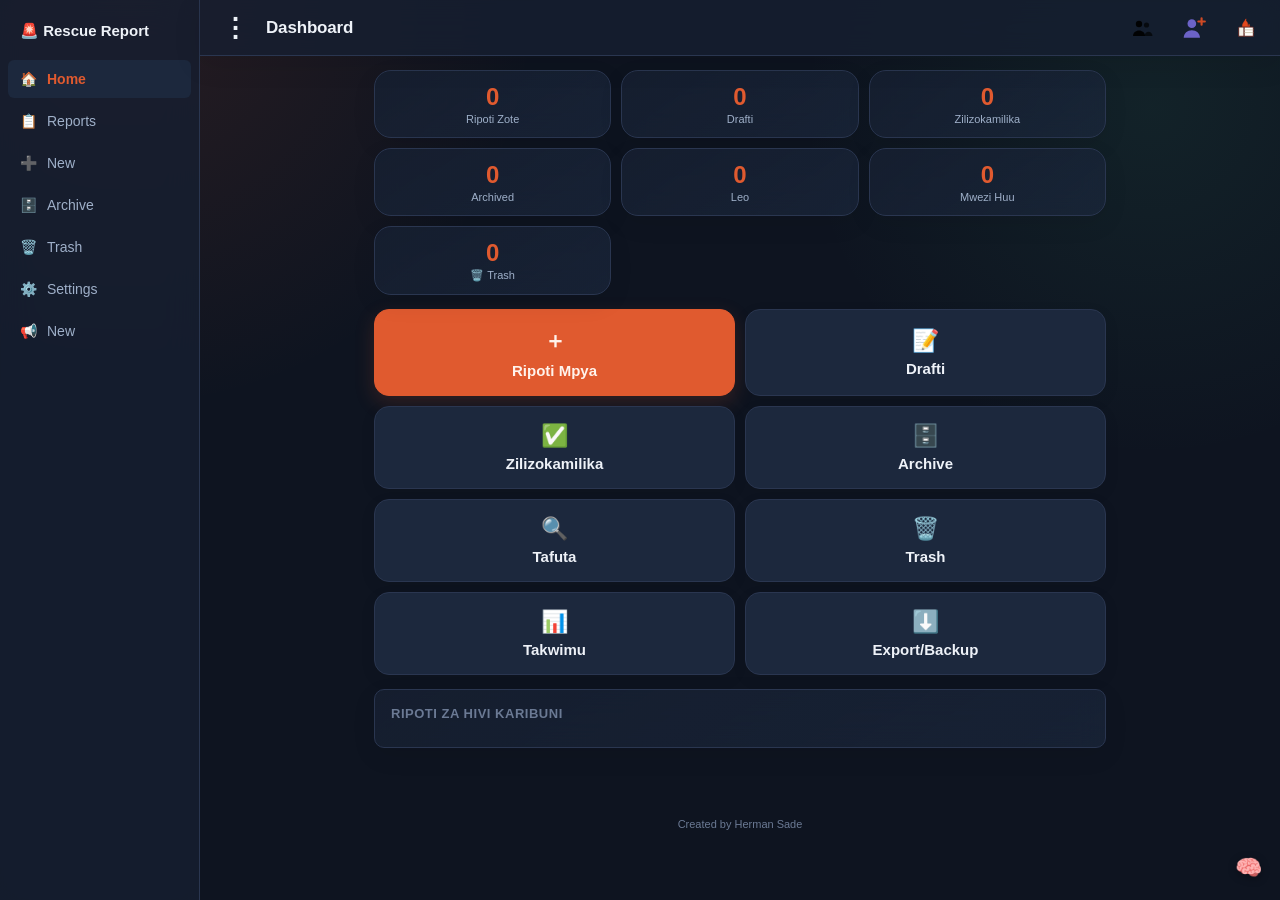
<file: index.html>
<!DOCTYPE html>
<html lang="sw">
<head>
<meta charset="UTF-8">
<meta name="viewport" content="width=device-width, initial-scale=1, viewport-fit=cover">
<title>Offline Incident &amp; Rescue Report</title>
<meta name="description" content="Offline-first incident and rescue reporting application. Created by Herman Sade.">
<meta name="theme-color" content="#0e1420">
<link rel="icon" href="[data-uri]">
<link rel="apple-touch-icon" href="[data-uri]">
<meta name="apple-mobile-web-app-capable" content="yes">
<meta name="apple-mobile-web-app-status-bar-style" content="black-translucent">
<meta name="apple-mobile-web-app-title" content="Rescue Report">
<link rel="manifest" href="manifest.json">
<link rel="stylesheet" href="style.css?v=4">
</head>
<body>
<div id="app">
  <noscript>Programu hii inahitaji JavaScript kufanya kazi.</noscript>
  <div id="boot-msg" style="padding:24px;font-family:sans-serif;color:#9aa4b2;text-align:center;">Inapakia programu…</div>
</div>
<script src="core.js?v=5"></script>
<script src="script.js?v=6"></script>
<script src="sync.js?v=1"></script>
<script src="announcements.js?v=3"></script>
<script src="fire-safety-knowledge.js?v=1"></script>
<script src="incident-ai.js?v=1"></script>
<script>
  if ("serviceWorker" in navigator) {
    window.addEventListener("load", () => {
      navigator.serviceWorker.register("sw.js").catch((err) => {
        console.warn("Service worker haikusajiliwa:", err);
      });
    });
  }
</script>
</body>
</html>
</file>
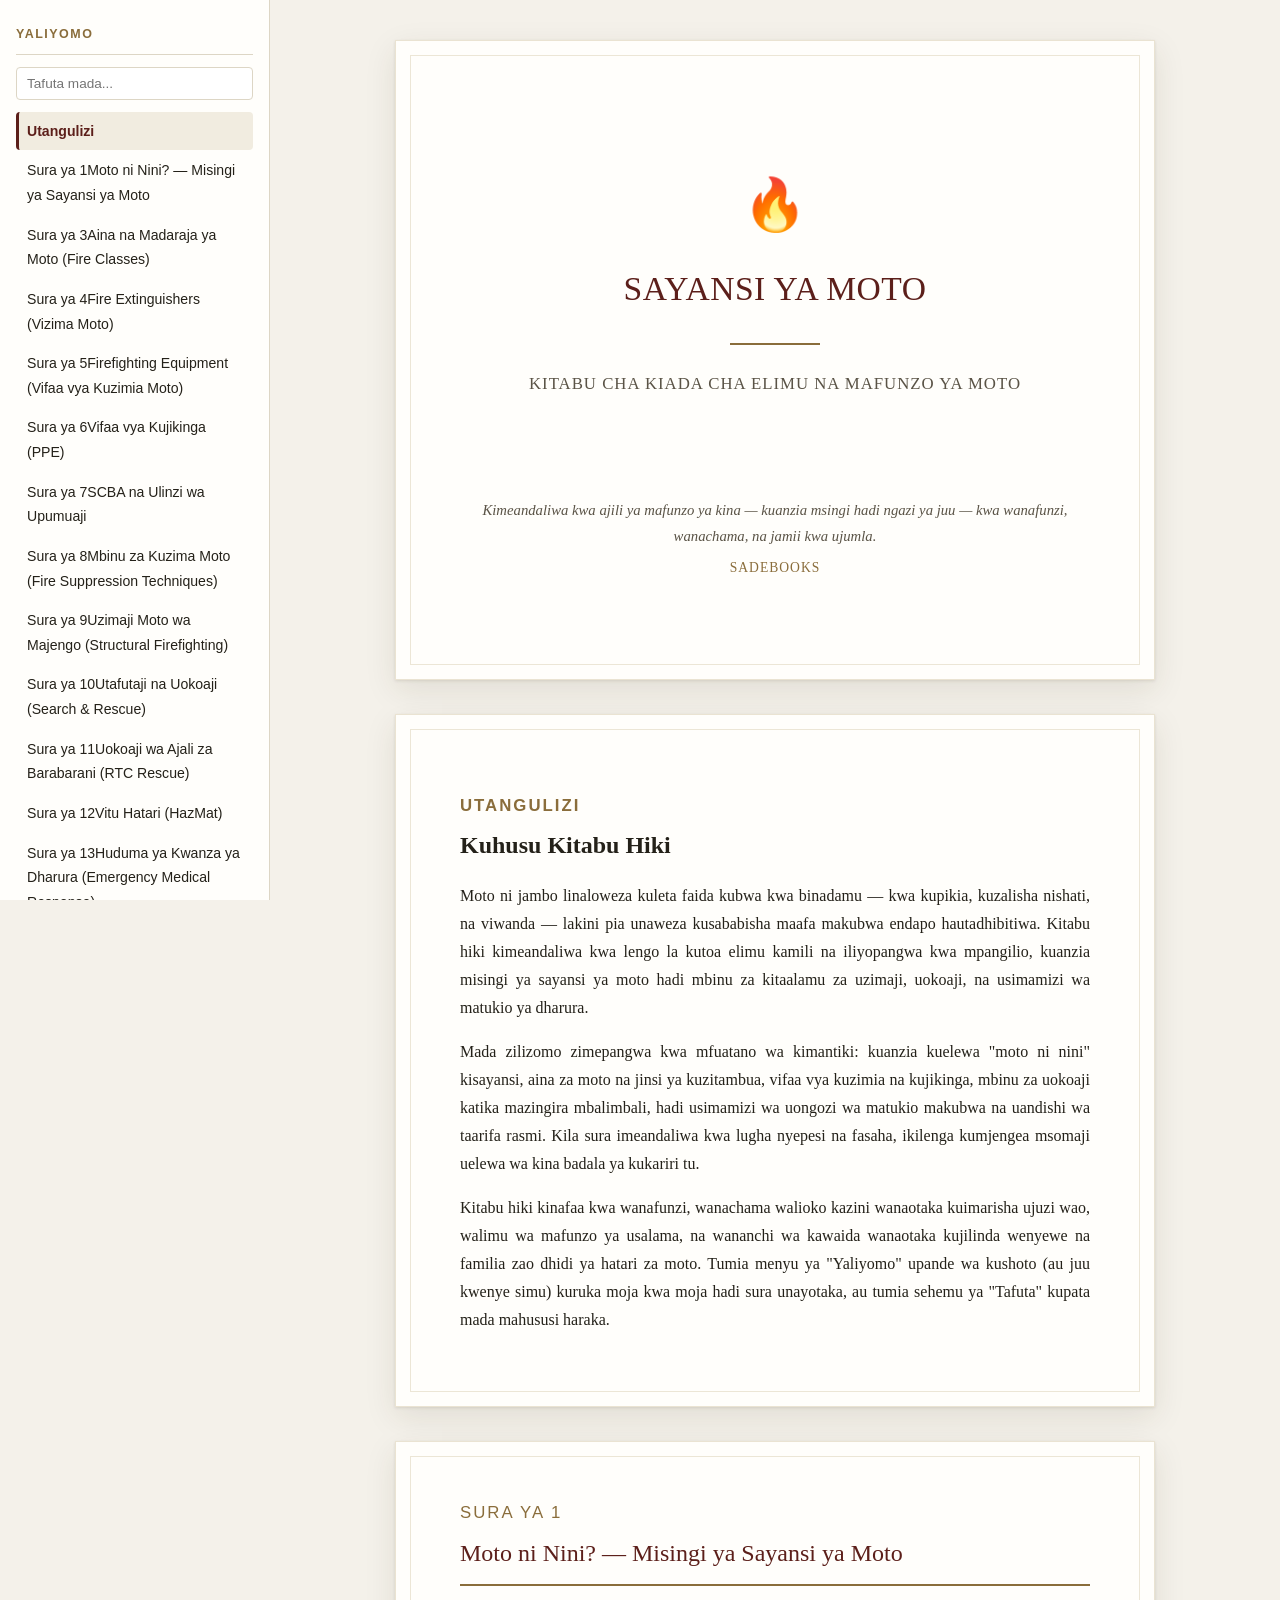
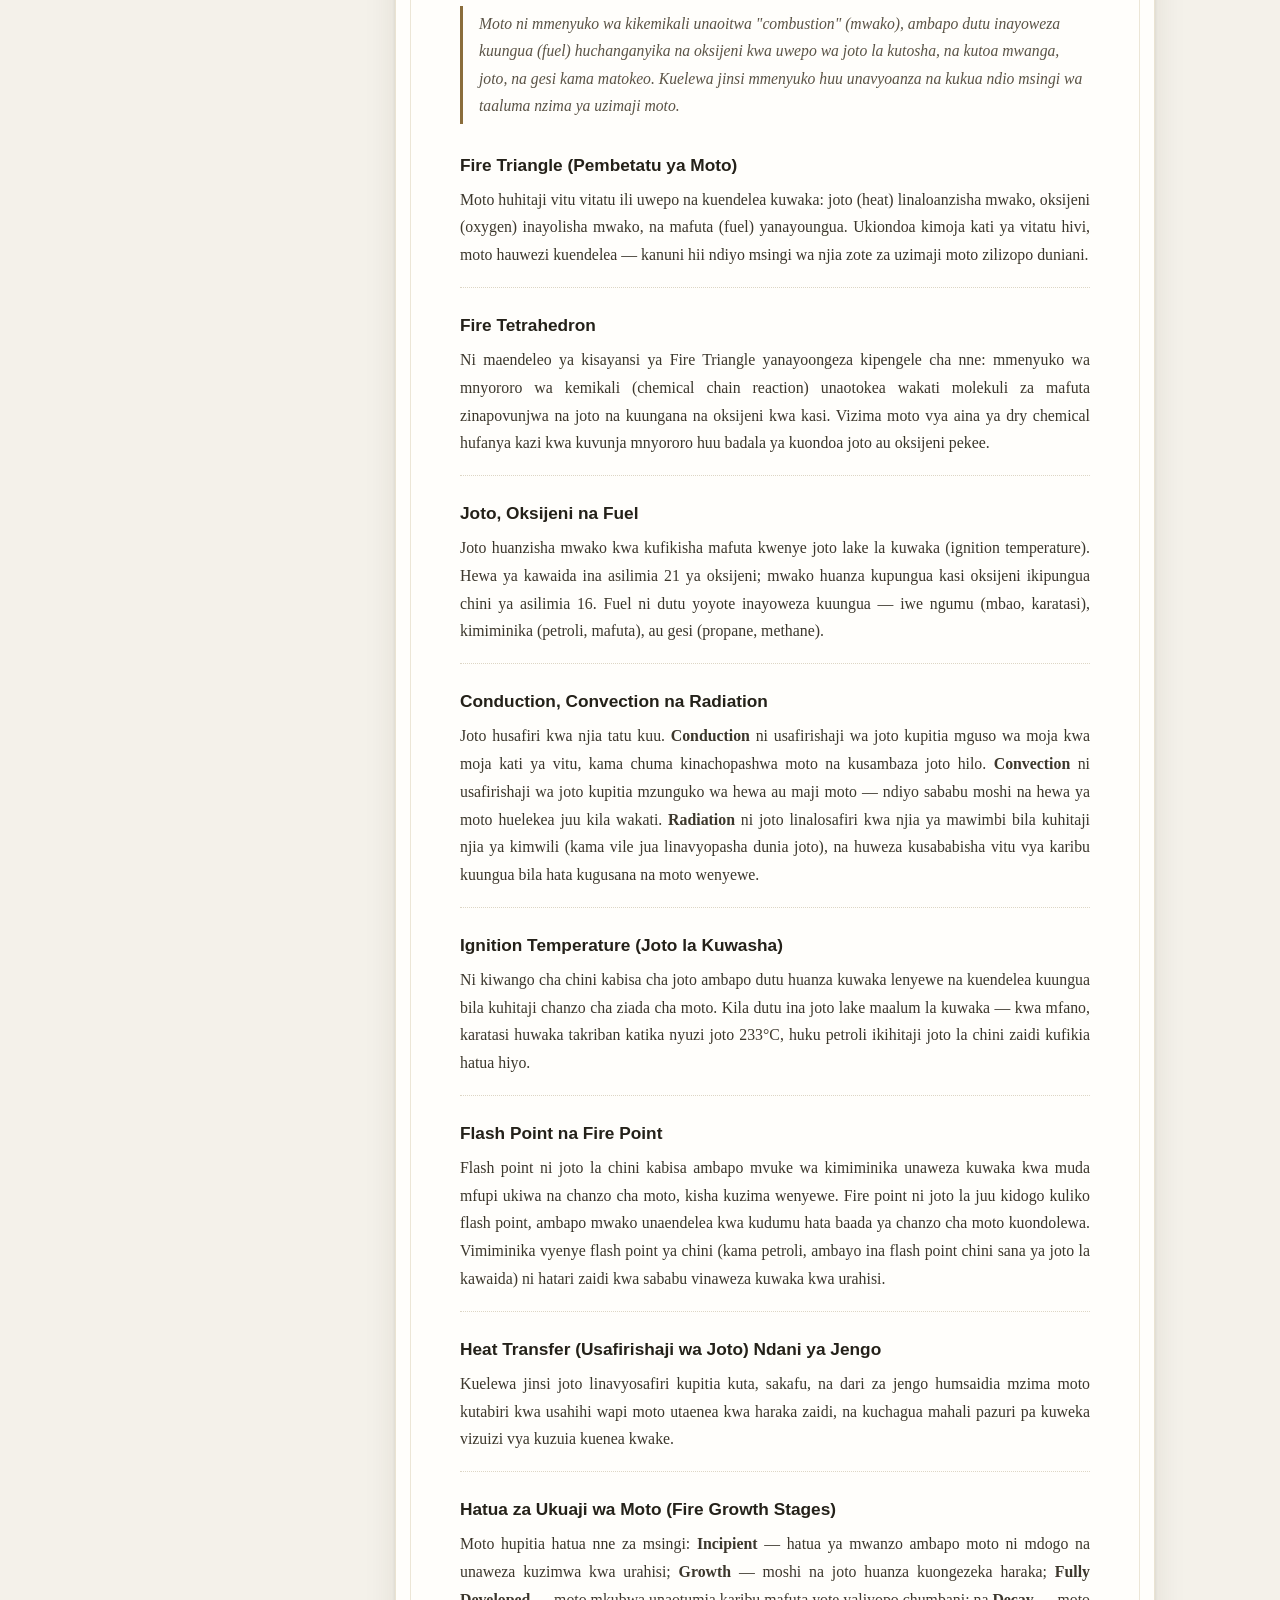
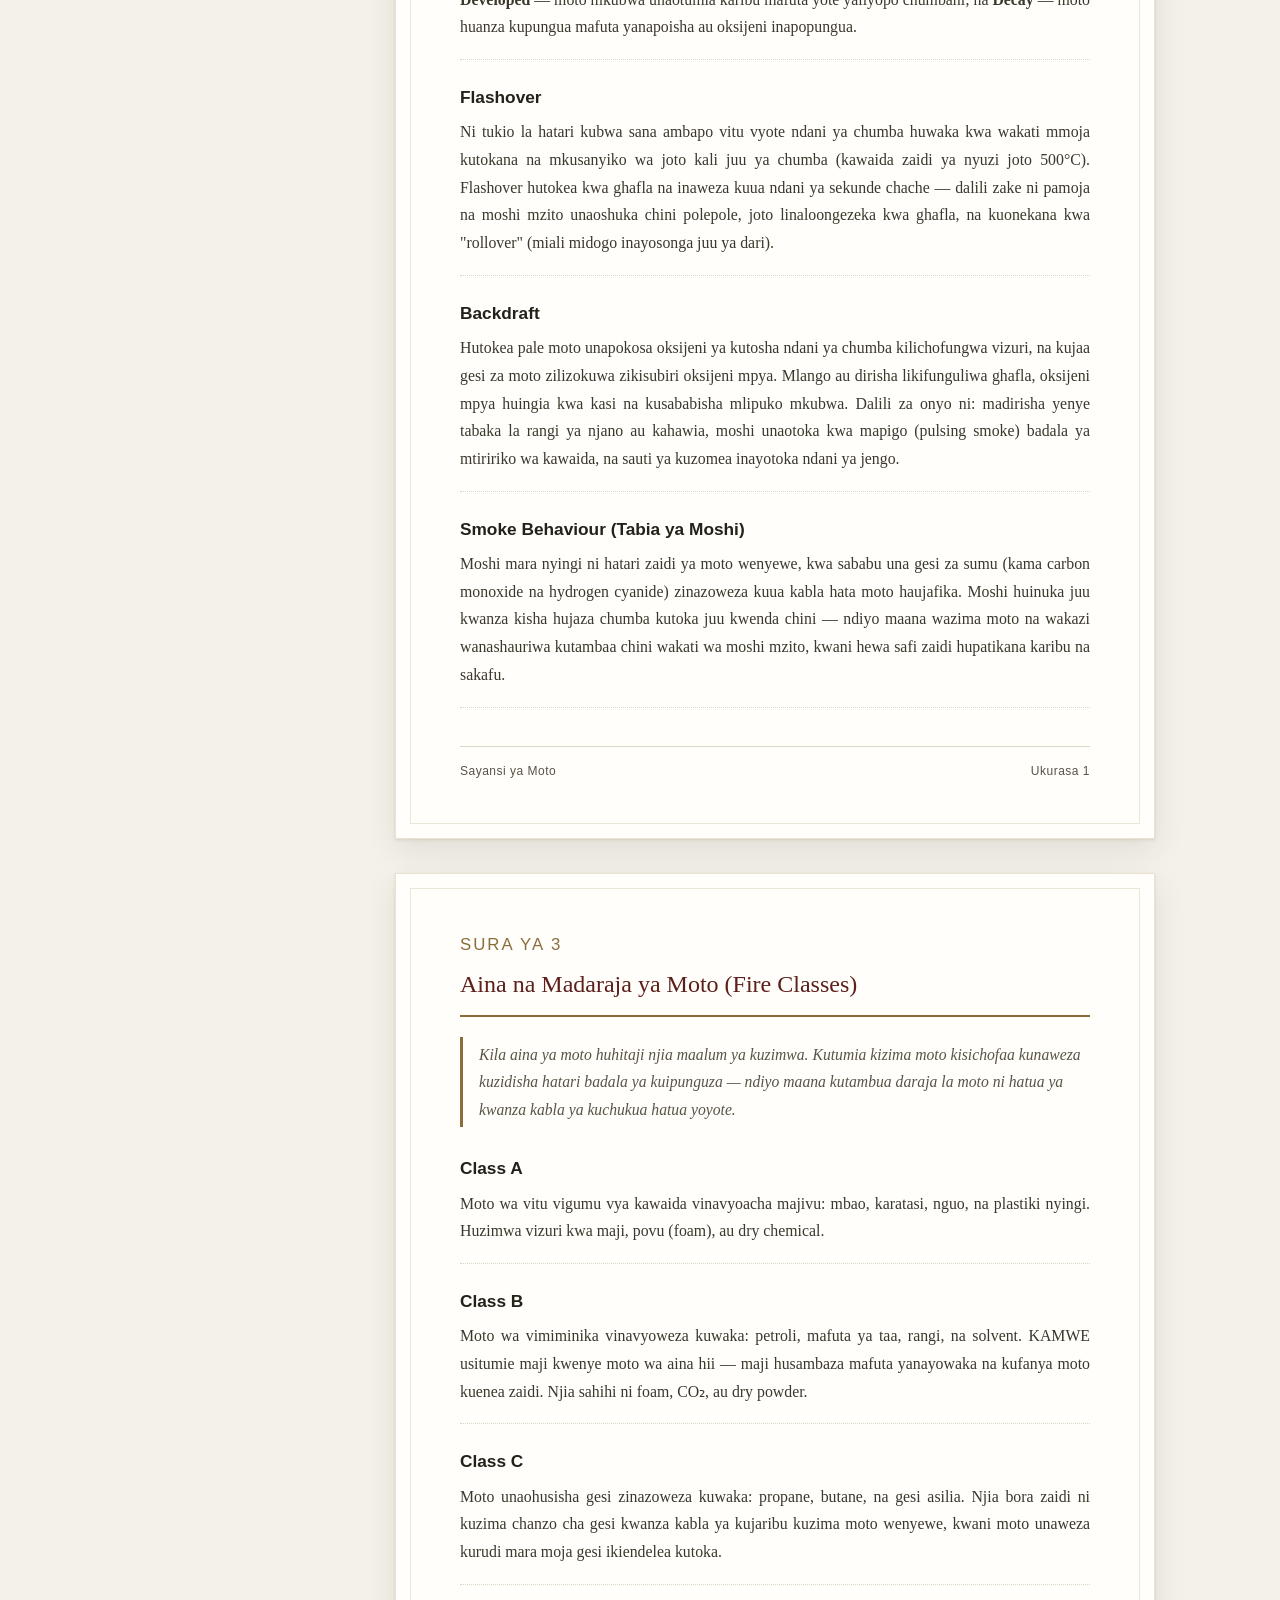
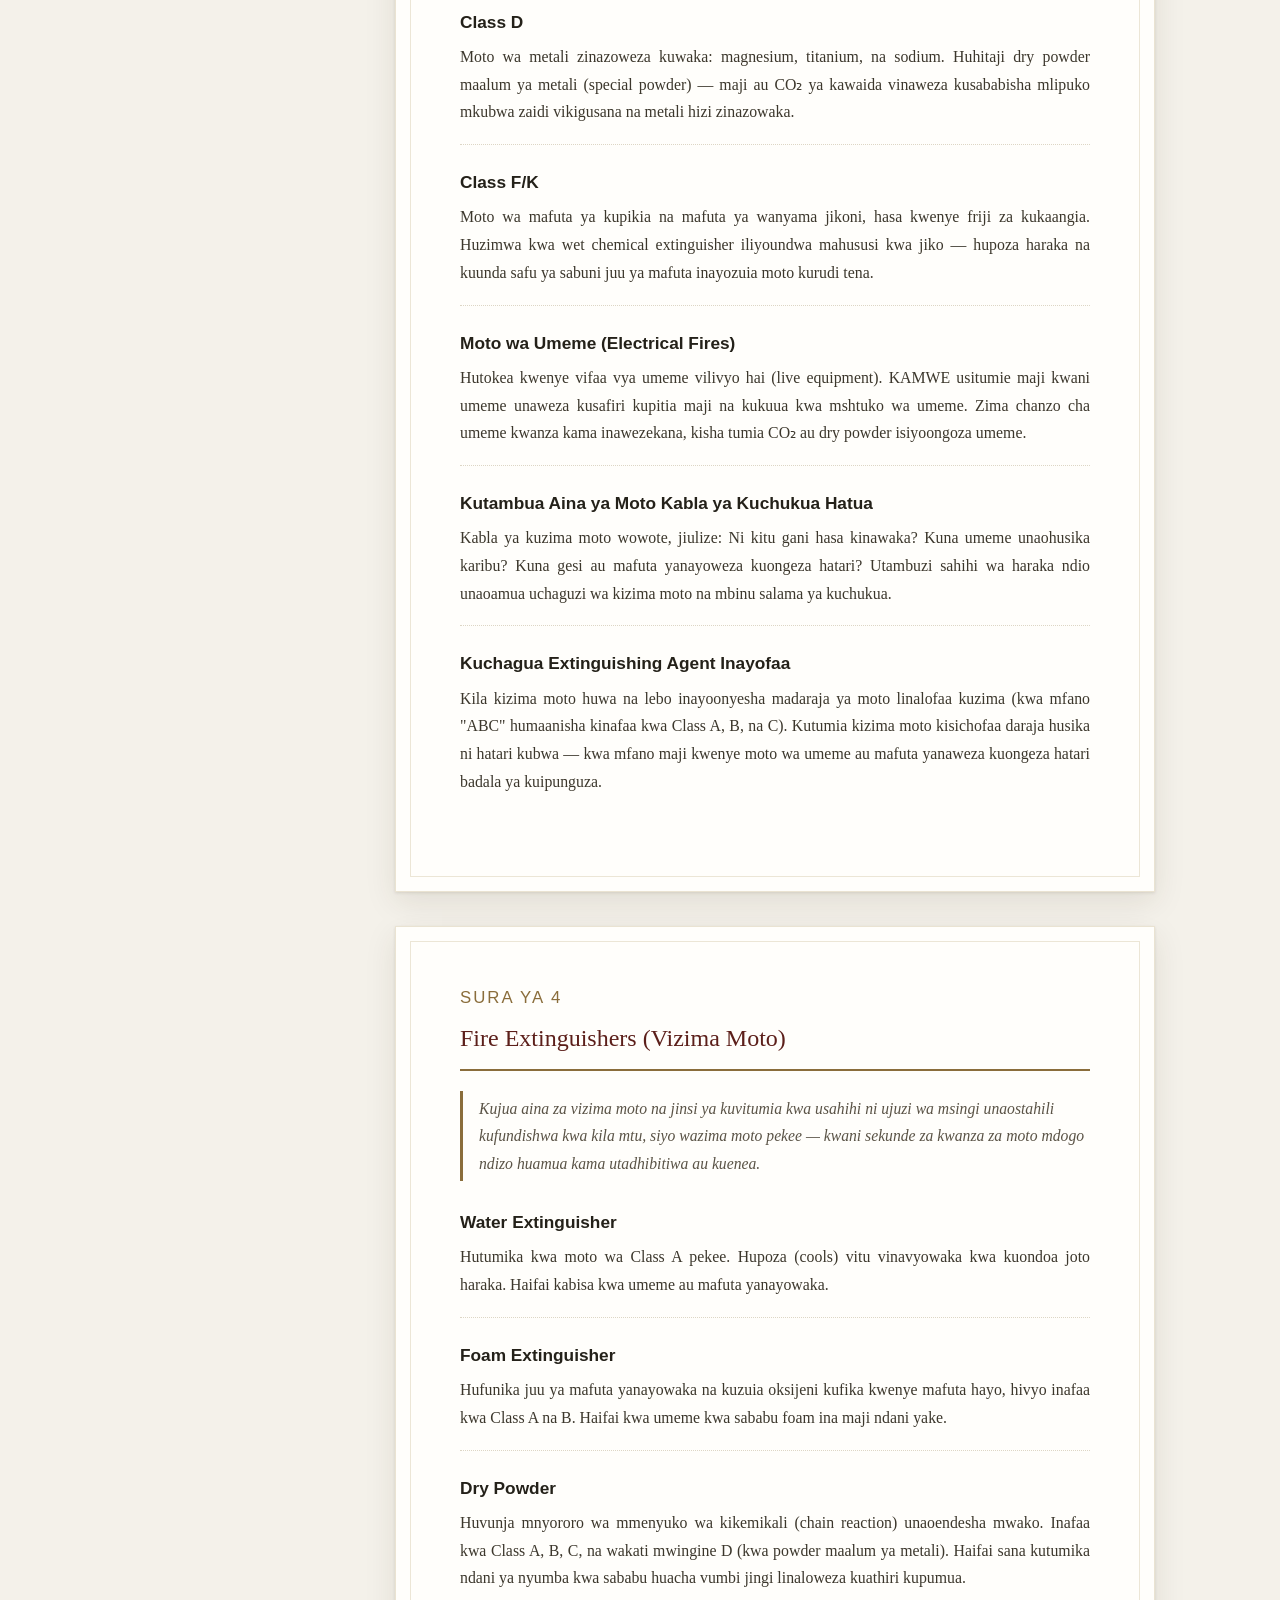
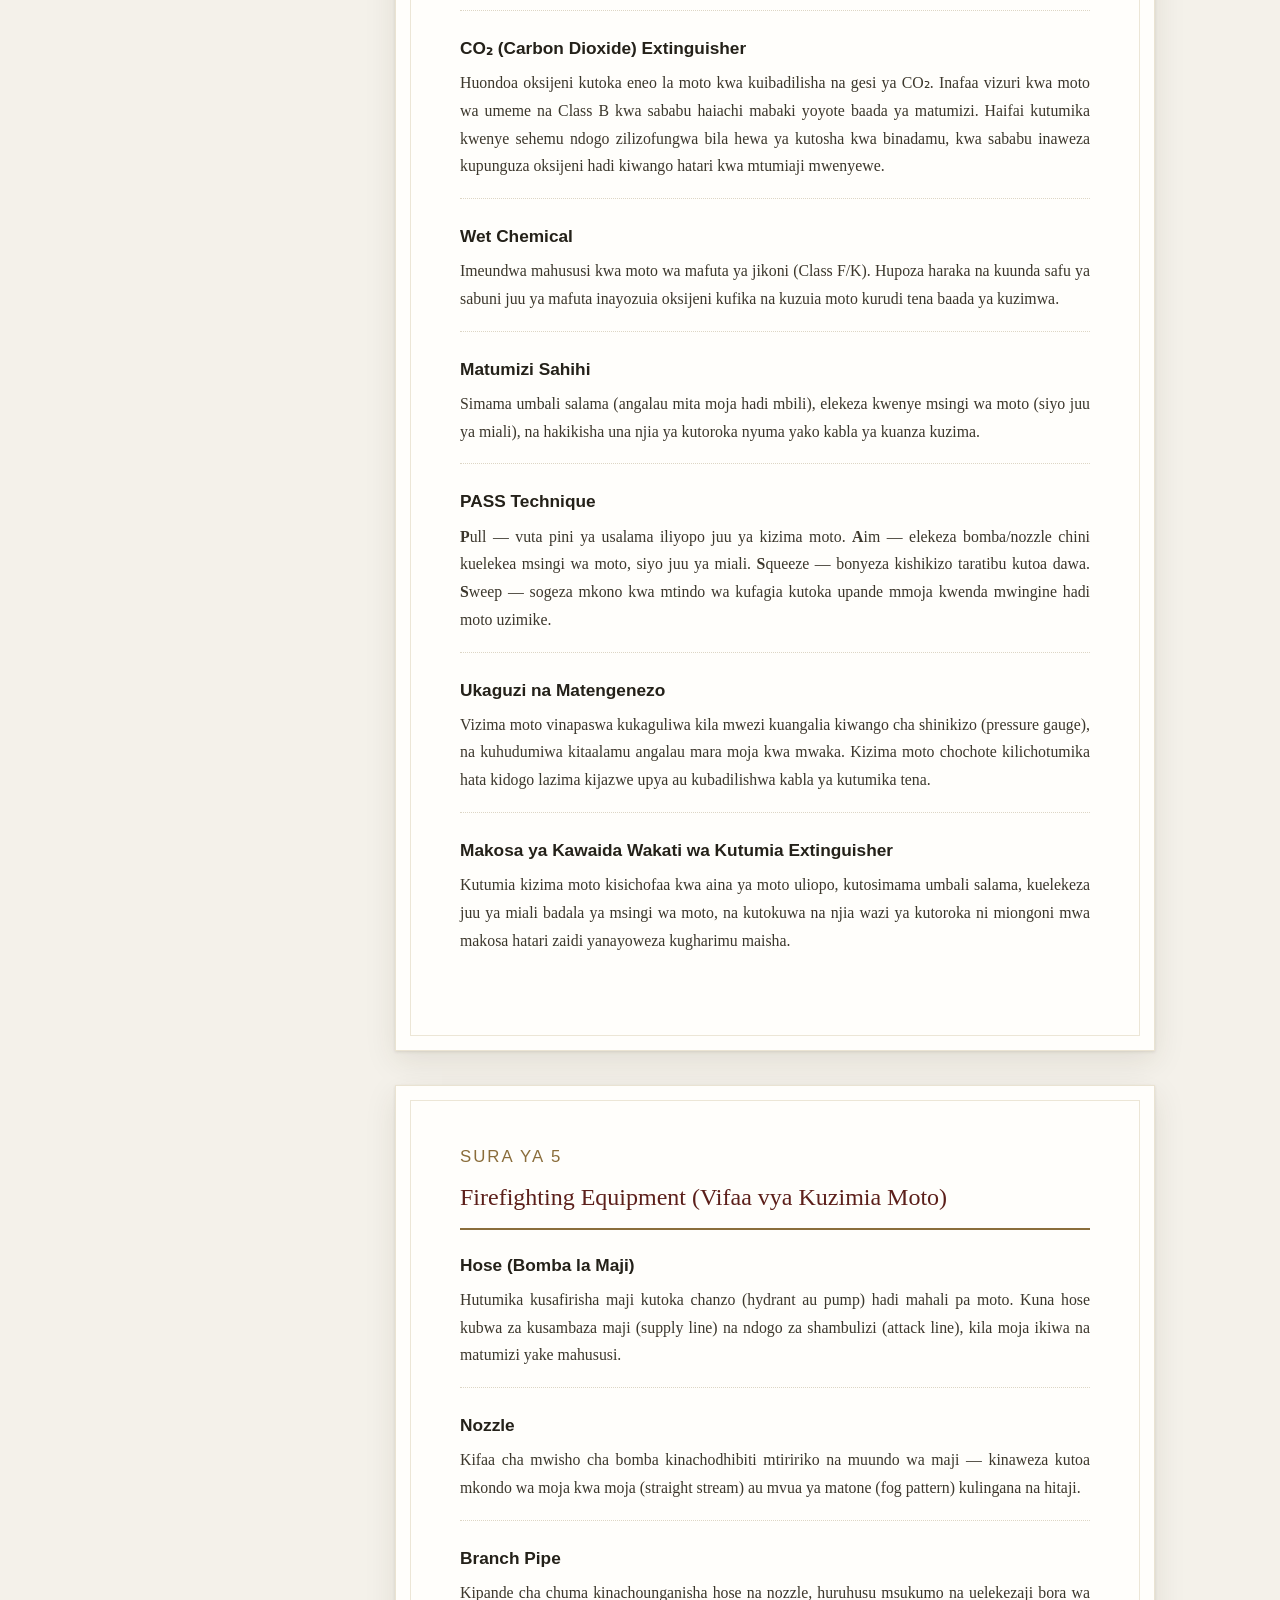
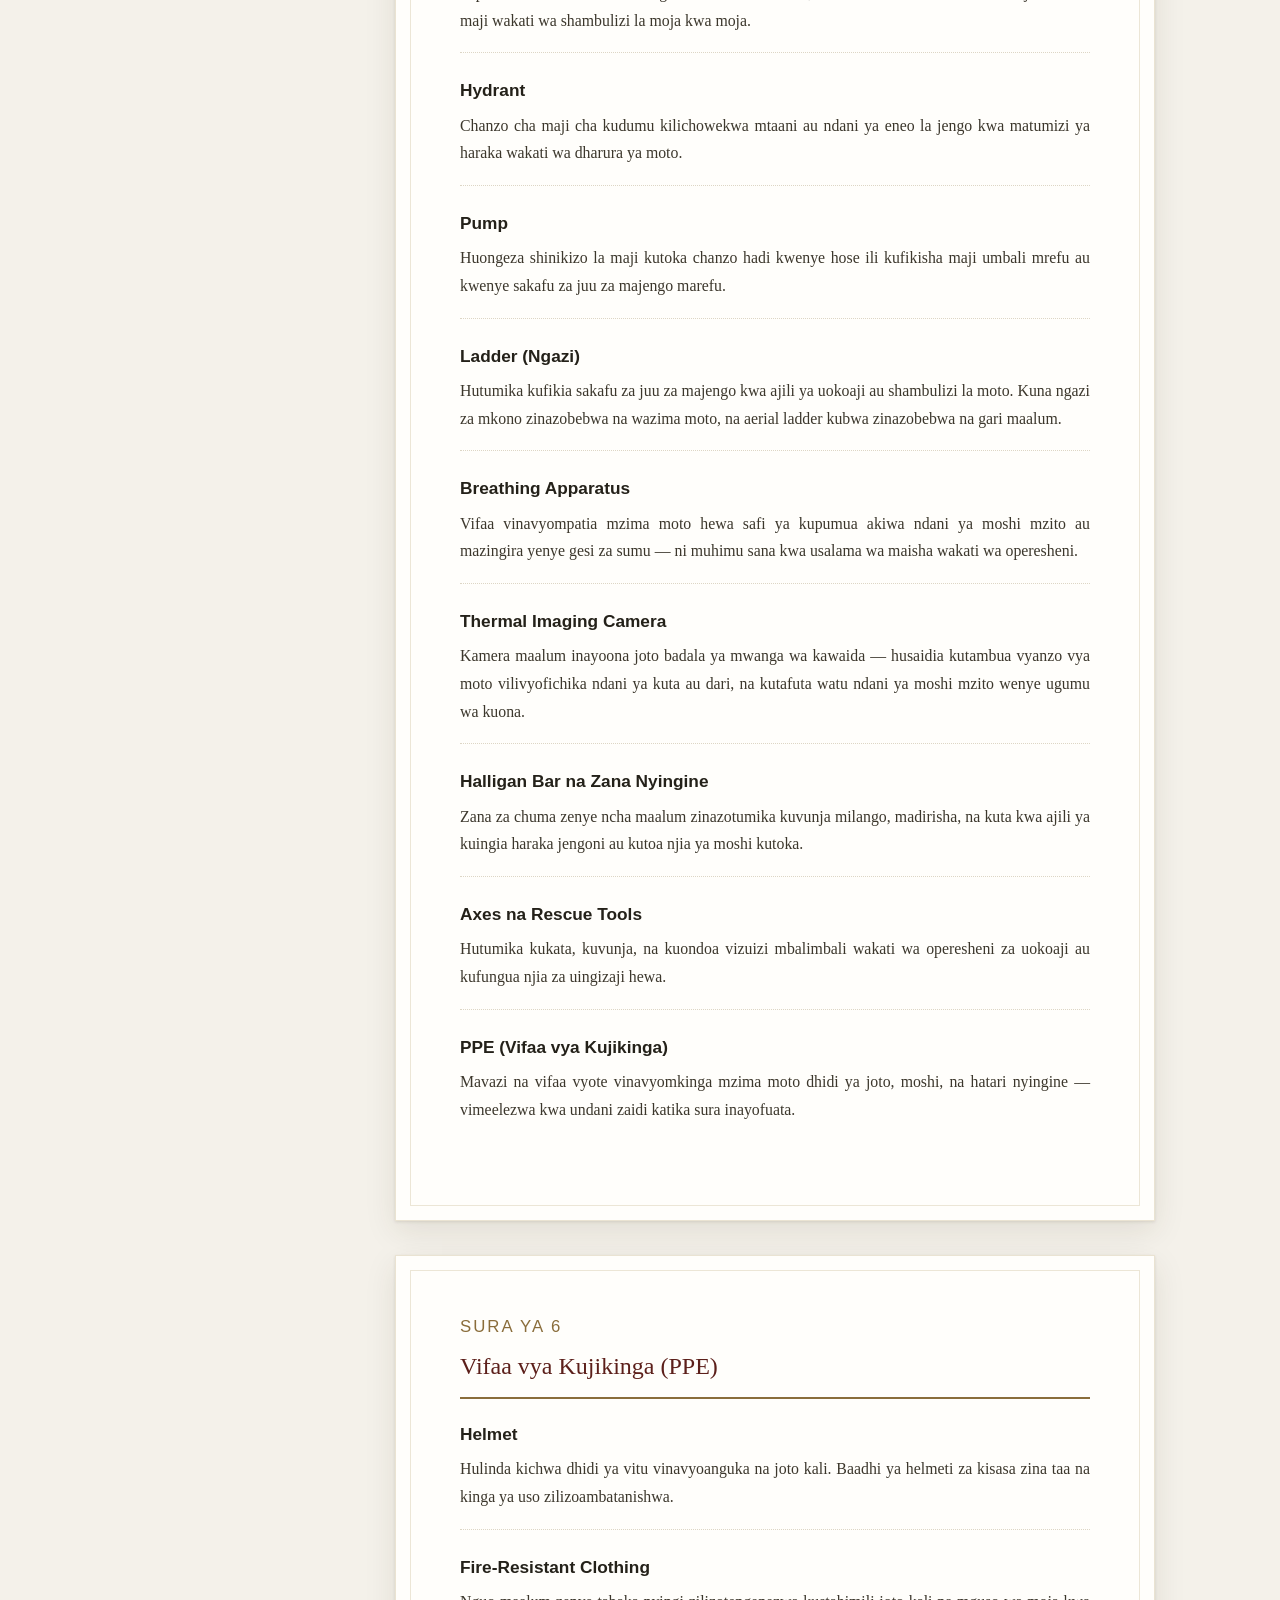
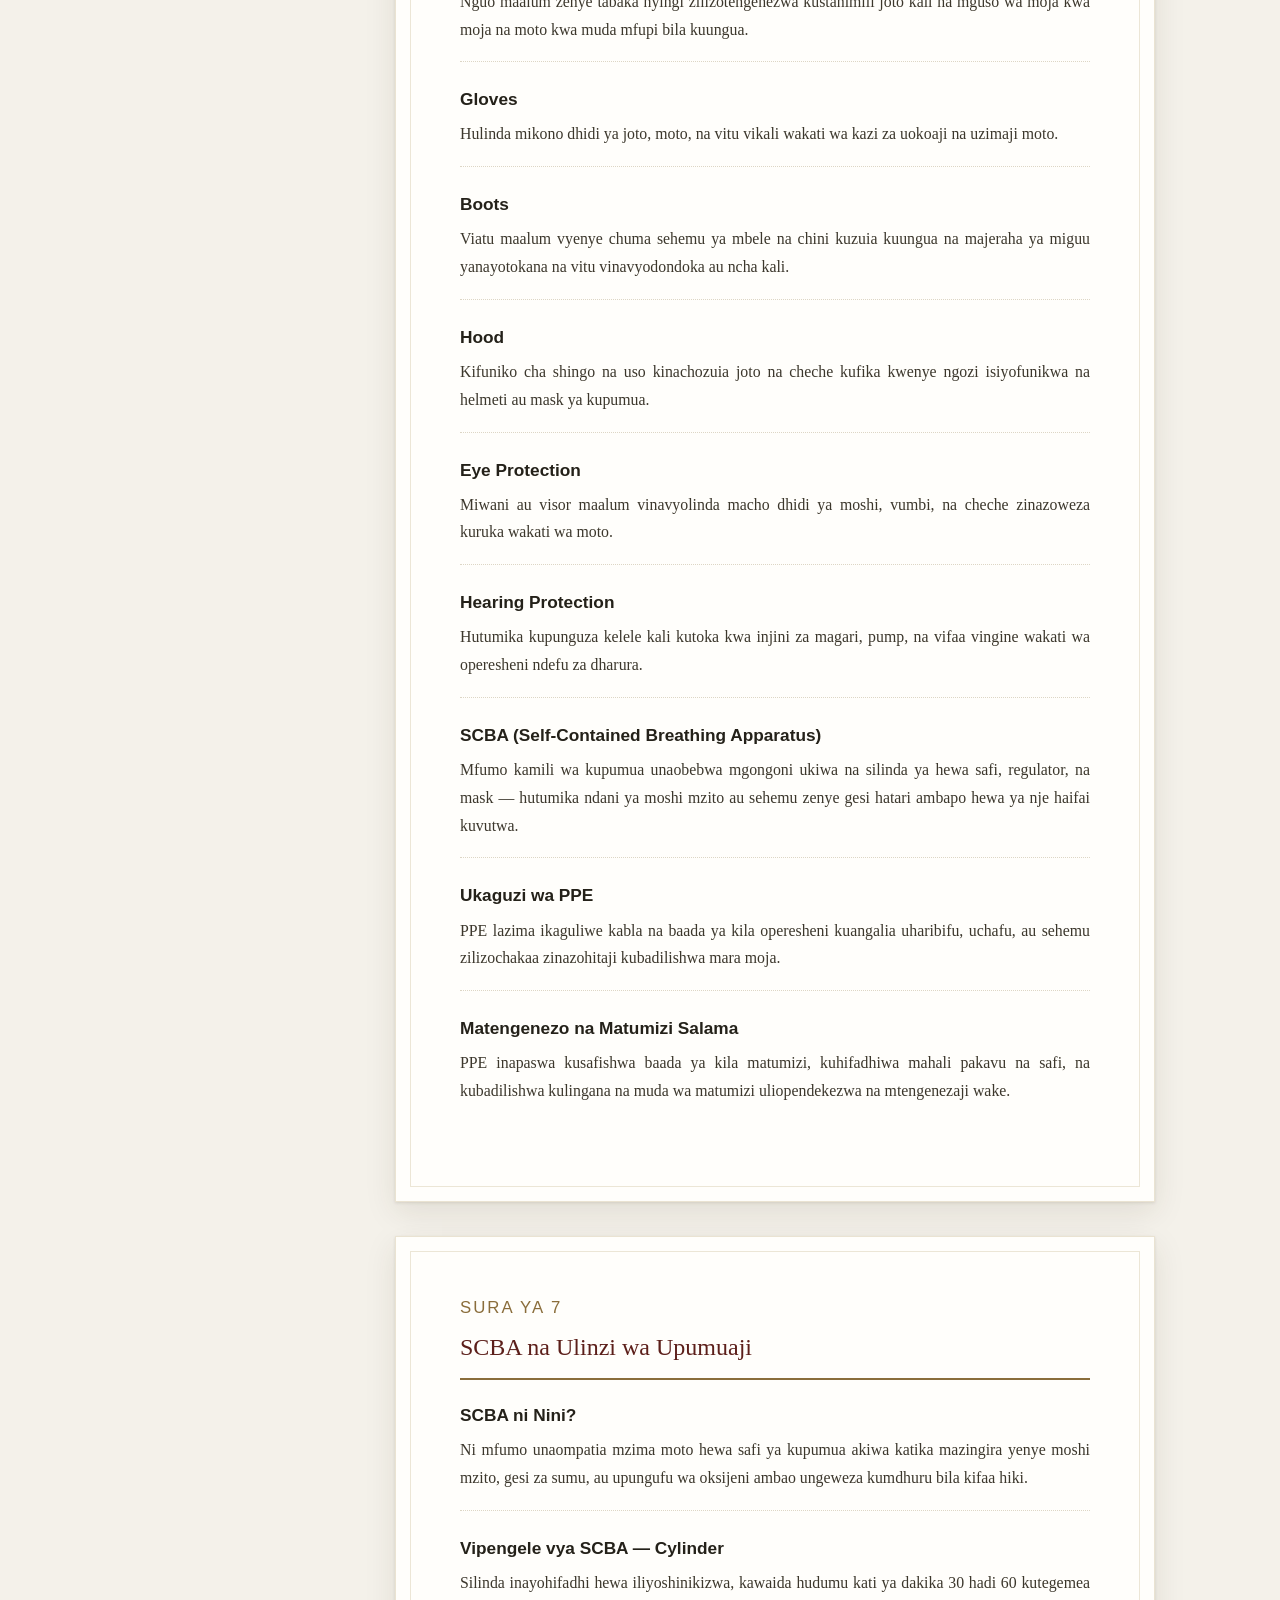
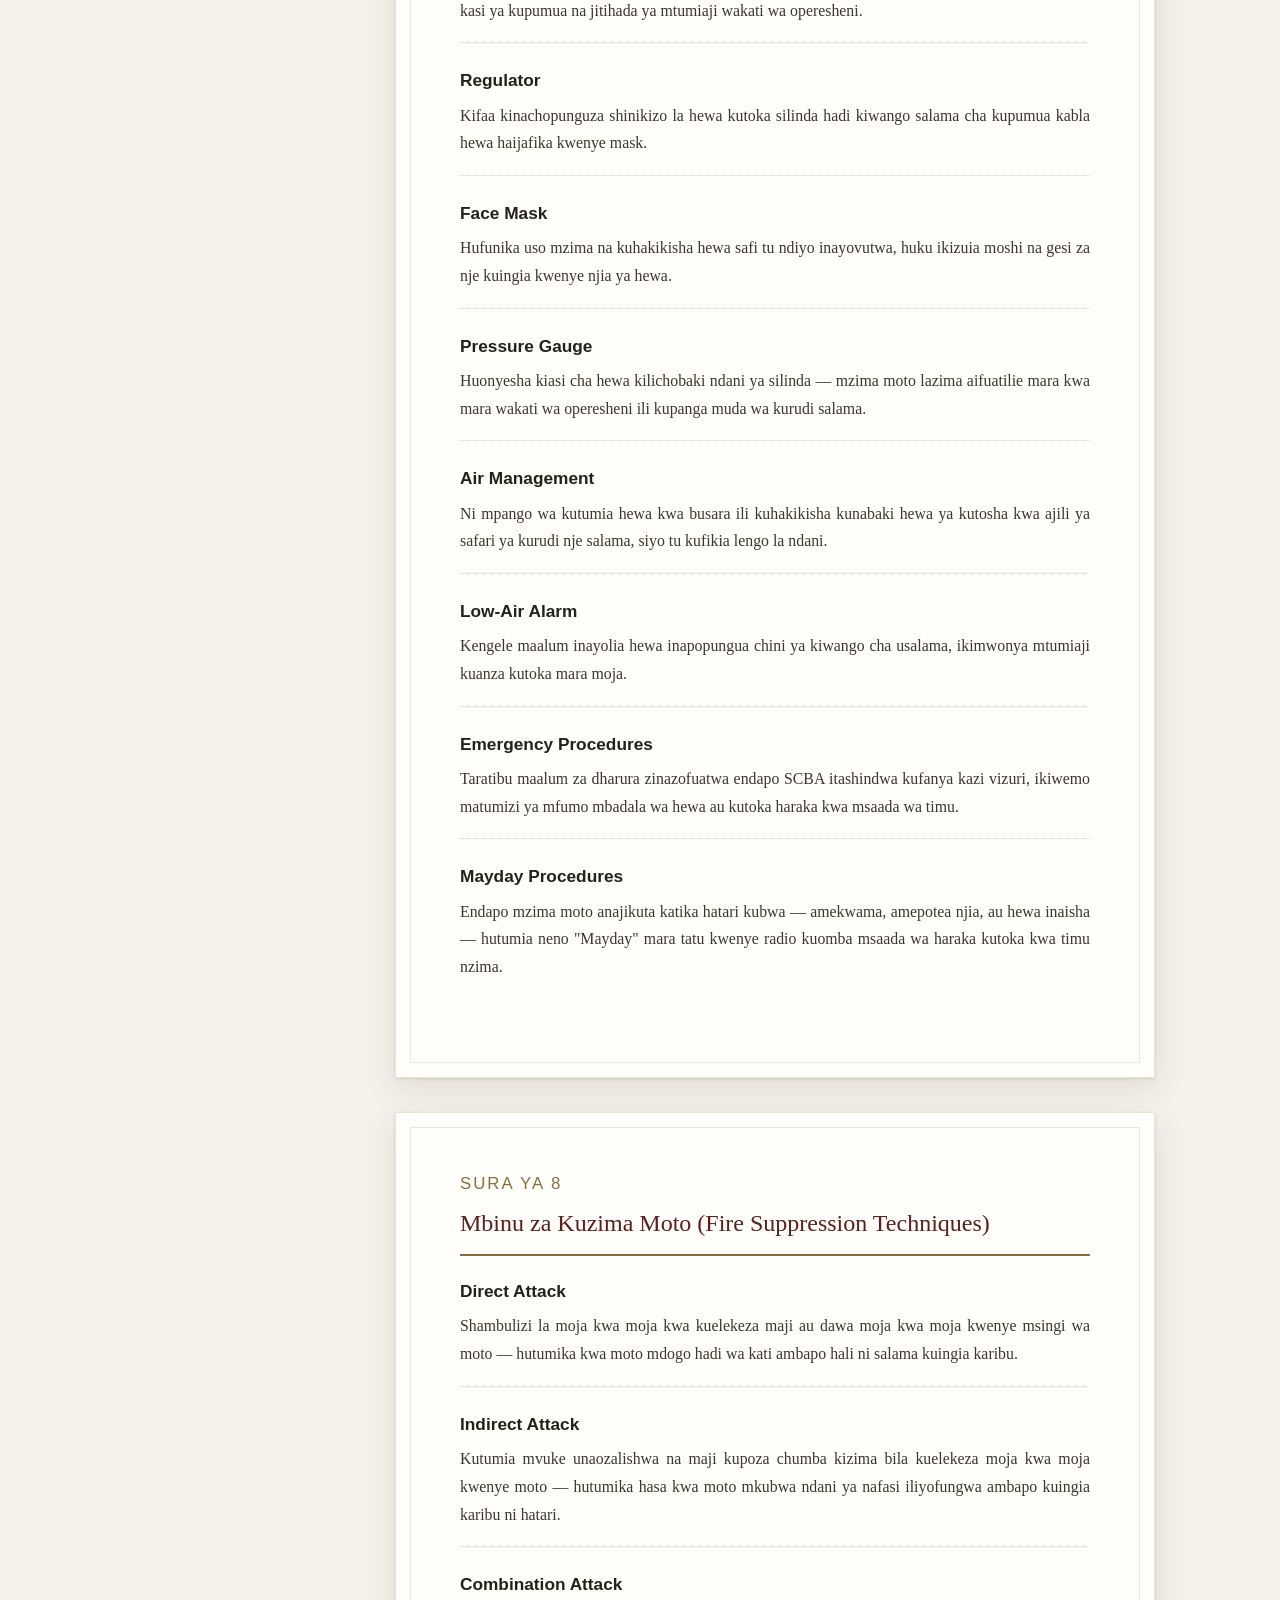
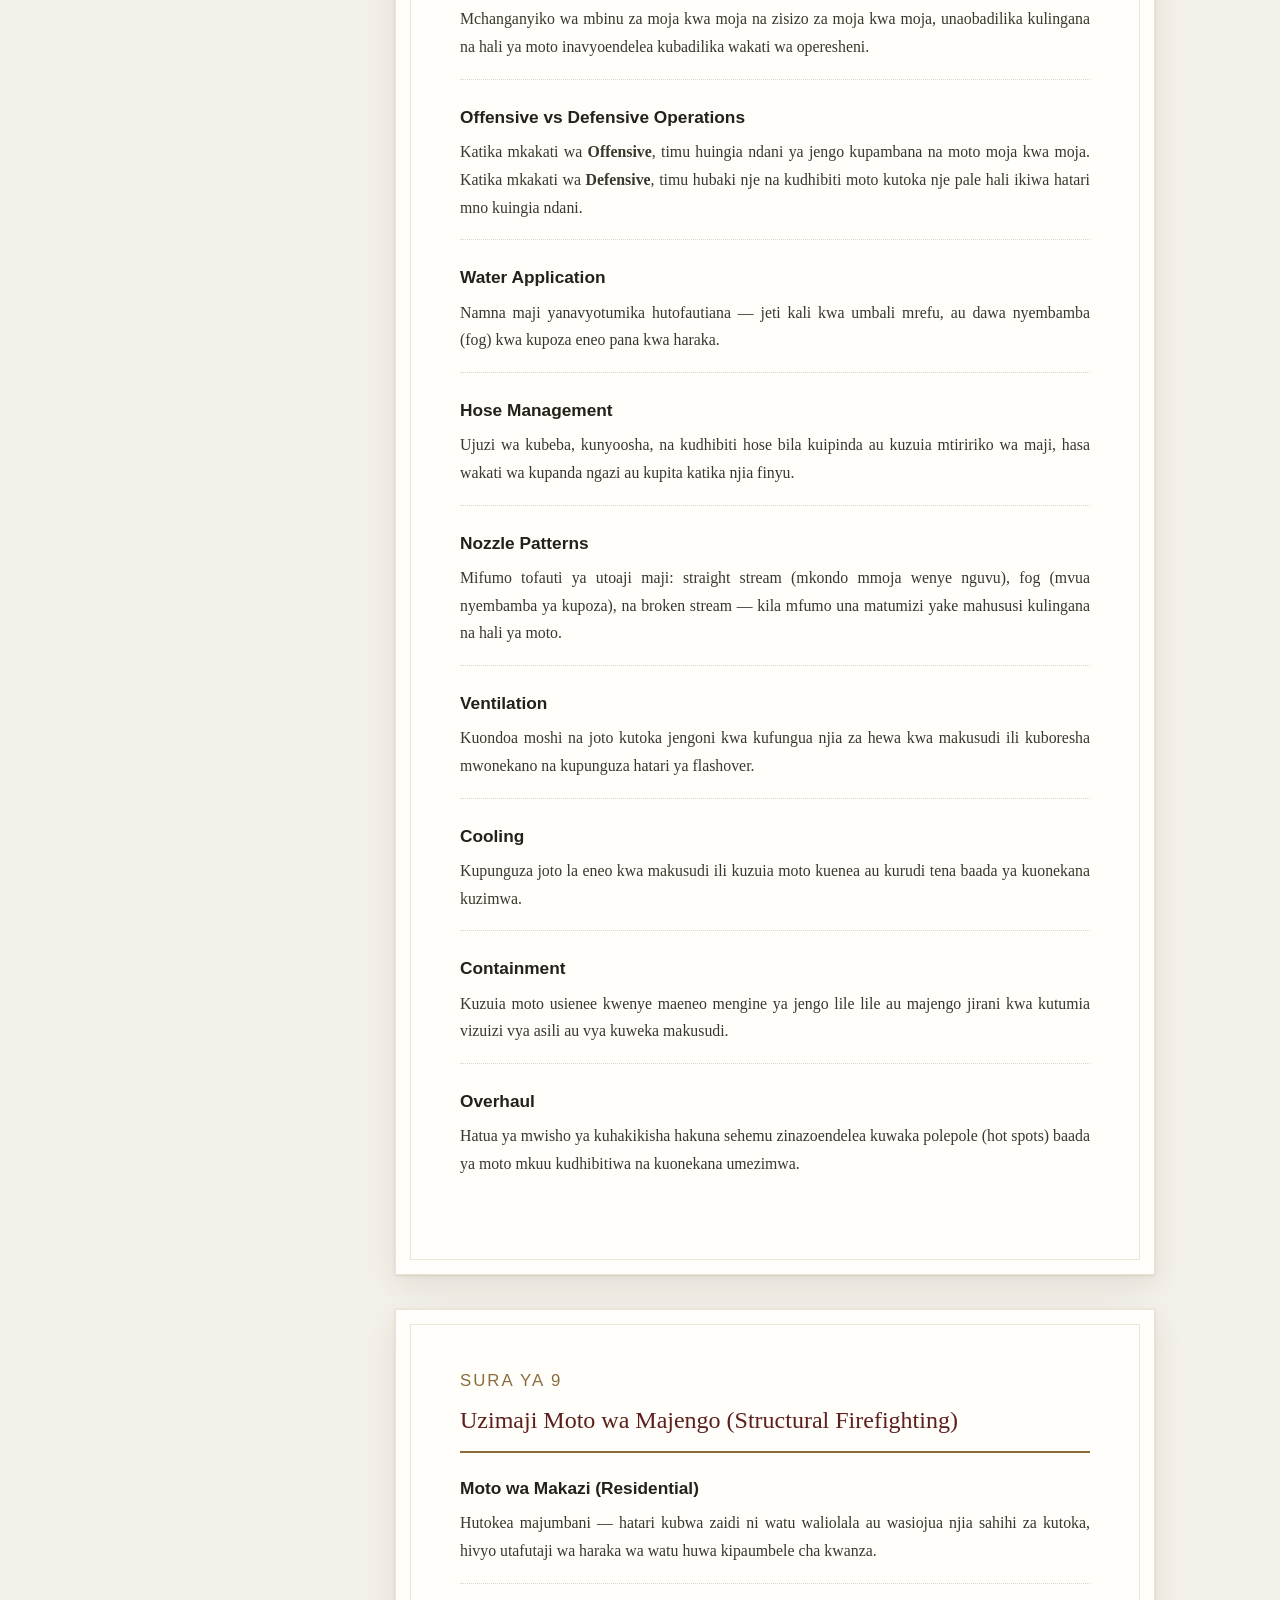
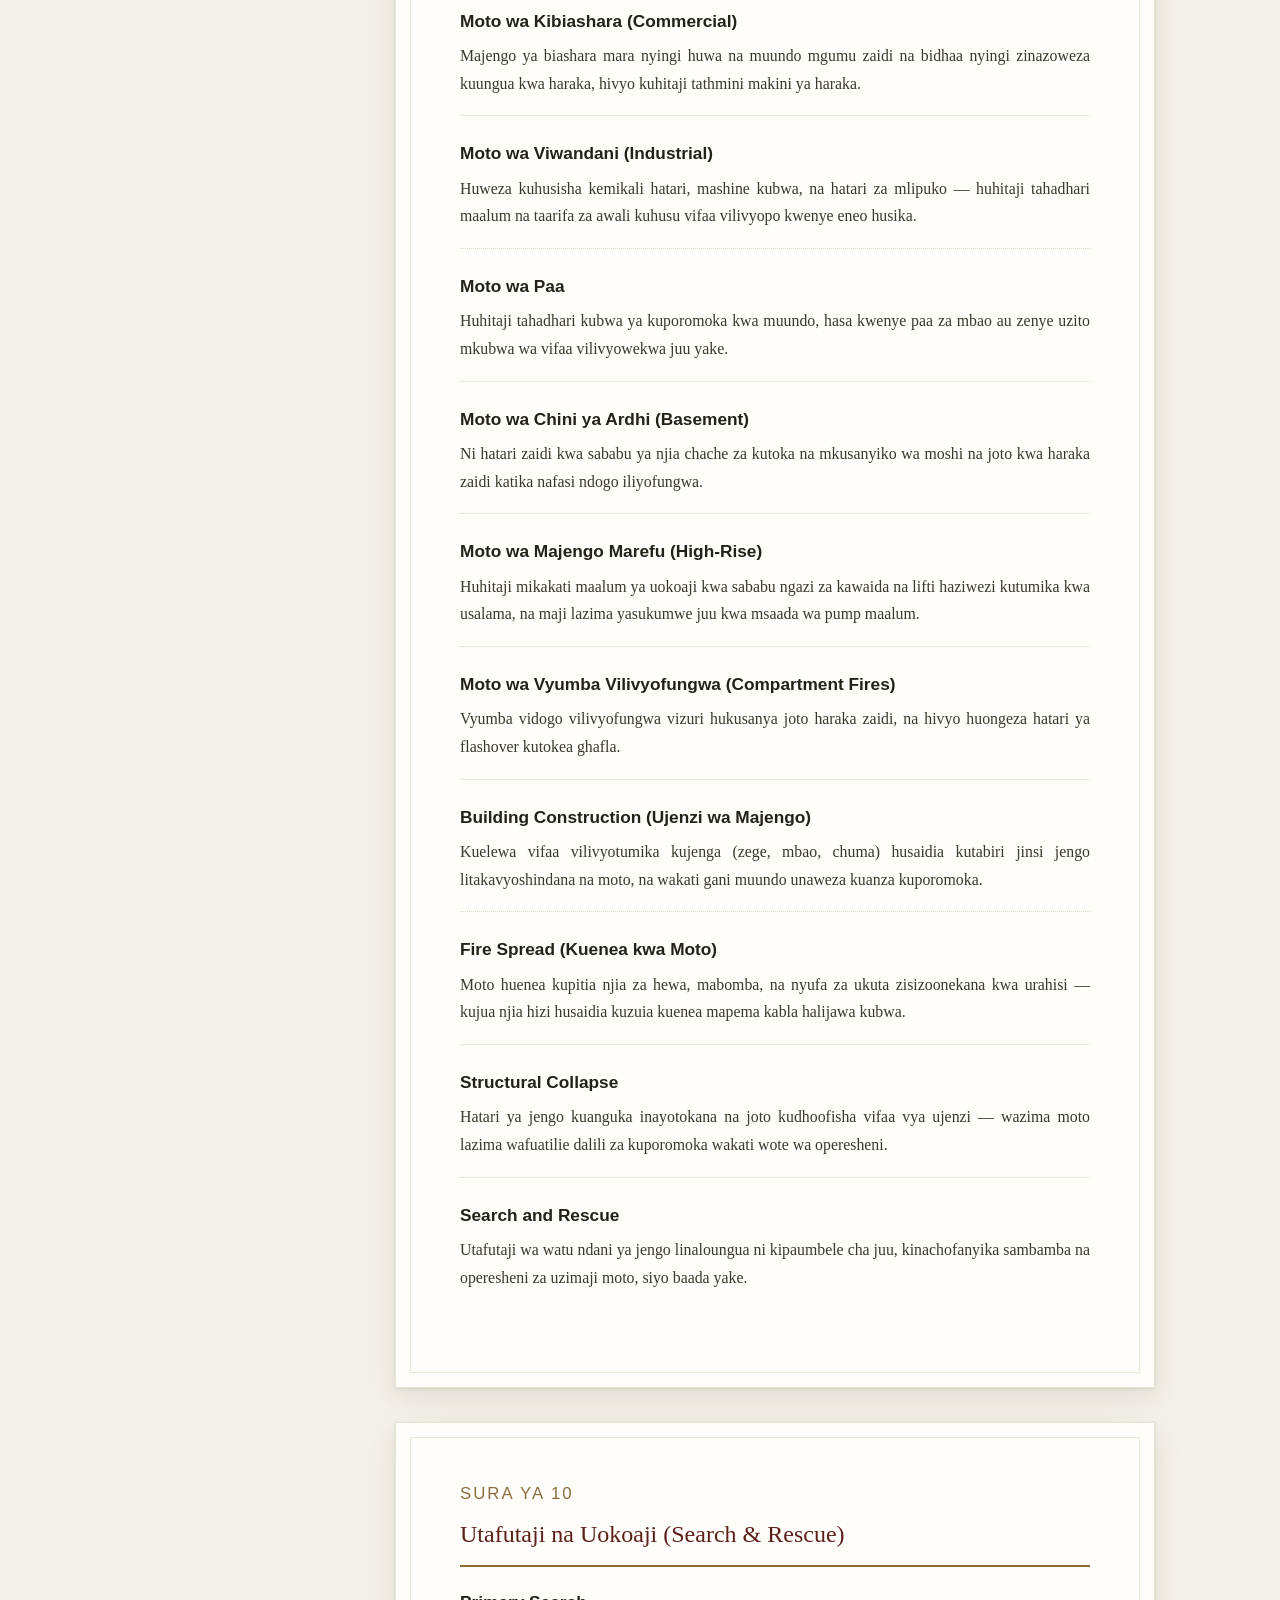
<file: fire_education.html>
<!DOCTYPE html>
<html lang="sw">
<head>
<meta charset="UTF-8">
<meta name="viewport" content="width=device-width, initial-scale=1.0">
<title>Sayansi ya Moto — Kitabu cha Kiada cha Elimu ya Uzimaji Moto na Uokoaji</title>
<style>
  :root{
    --paper:#fffefb; --page-bg:#f4f1ea; --ink:#242119; --muted:#5a5346;
    --border:#ddd6c5; --rule:#b9ae91; --maroon:#5c1f1a; --gold:#8a6d3b;
  }
  *{box-sizing:border-box;}
  html{scroll-behavior:smooth;}
  body{
    margin:0; font-family:Georgia,"Times New Roman",serif;
    background:var(--page-bg); color:var(--ink); line-height:1.75;
  }
  /* ===== SIDEBAR / TOC ===== */
  .layout{display:flex; max-width:1300px; margin:0 auto; align-items:flex-start;}
  nav#toc{
    width:270px; flex-shrink:0; background:var(--paper);
    border-right:1px solid var(--border); padding:20px 16px;
    position:sticky; top:0; height:100vh; overflow-y:auto;
    font-family:"Segoe UI",Tahoma,Arial,sans-serif;
  }
  nav#toc h2{
    font-size:.78em; text-transform:uppercase; letter-spacing:1.5px; color:var(--gold);
    margin:4px 0 12px; border-bottom:1px solid var(--border); padding-bottom:8px;
  }
  nav#toc a{
    display:block; padding:7px 8px; font-size:.88em; color:var(--ink);
    text-decoration:none; border-radius:4px; margin-bottom:1px; border-left:3px solid transparent;
  }
  nav#toc a:hover{background:#f1ece0;}
  nav#toc a.active{background:#f1ece0; border-left-color:var(--maroon); color:var(--maroon); font-weight:600;}
  #search{
    width:100%; padding:8px 10px; margin-bottom:12px; border:1px solid var(--border);
    border-radius:4px; font-size:.85em; font-family:inherit; background:#fff;
  }
  .menu-toggle{display:none;}

  /* ===== MAIN / "PAGES" ===== */
  main{flex:1; padding:40px 24px 100px; min-width:0;}

  .book-page{
    background:var(--paper); max-width:760px; margin:0 auto 34px;
    padding:56px 64px; box-shadow:0 1px 3px rgba(60,50,20,.12), 0 10px 30px rgba(60,50,20,.10);
    border:1px solid #eae3d2; position:relative;
  }
  .book-page::before{
    content:""; position:absolute; inset:14px; border:1px solid #ece6d6; pointer-events:none;
  }

  /* Cover page */
  .cover{
    text-align:center; padding:110px 50px 90px; display:flex; flex-direction:column;
    justify-content:center; min-height:640px;
  }
  .cover .flame{font-size:3.2em; margin-bottom:10px;}
  .cover h1{
    font-size:2.1em; margin:0 0 6px; letter-spacing:.5px; color:var(--maroon);
    font-weight:normal; border:none;
  }
  .cover .rule{width:90px; height:2px; background:var(--gold); margin:18px auto;}
  .cover h2{font-size:1.05em; font-weight:normal; color:var(--muted); margin:6px 0 40px; letter-spacing:1px;}
  .cover .meta{font-size:.92em; color:var(--muted); margin-top:60px; font-style:italic;}
  .cover .publisher{margin-top:6px; font-size:.85em; letter-spacing:1px; text-transform:uppercase; color:var(--gold);}

  /* Preface */
  .preface p{text-align:justify;}
  .preface h2{border:none; margin-bottom:6px;}

  /* Chapters */
  section.chapter h2{
    color:var(--maroon); font-size:1.5em; font-weight:normal;
    border-bottom:2px solid var(--gold); padding-bottom:10px; margin:0 0 20px;
  }
  .chapter-number{
    display:block; font-family:"Segoe UI",Tahoma,sans-serif; font-size:.7em;
    letter-spacing:2px; text-transform:uppercase; color:var(--gold); margin-bottom:4px;
  }
  .intro{
    font-style:italic; color:var(--muted); border-left:3px solid var(--gold);
    padding:4px 0 4px 16px; margin:0 0 26px; font-size:.98em;
  }
  .topic{margin:0 0 22px; padding-bottom:18px; border-bottom:1px dotted var(--border);}
  .topic:last-child{border-bottom:none;}
  .topic h3{
    margin:0 0 6px; font-size:1.08em; color:var(--ink);
    font-family:"Segoe UI",Tahoma,sans-serif; font-weight:600;
  }
  .topic p{margin:0; color:#3c372c; text-align:justify; font-size:.99em;}

  .page-footer{
    margin-top:38px; padding-top:14px; border-top:1px solid var(--border);
    display:flex; justify-content:space-between; font-family:"Segoe UI",Tahoma,sans-serif;
    font-size:.75em; color:var(--muted); letter-spacing:.5px;
  }

  .hidden{display:none !important;}

  footer.book-end{text-align:center; padding:20px; color:var(--muted); font-size:.8em; font-family:"Segoe UI",Tahoma,sans-serif;}

  /* ===== SCROLL-TO-TOP BUTTON ===== */
  #toTop{
    position:fixed; right:26px; bottom:26px; width:50px; height:50px; border-radius:50%;
    background:var(--maroon); color:#fdf8ec; border:none; font-size:1.3em; cursor:pointer;
    box-shadow:0 4px 14px rgba(0,0,0,.25); display:flex; align-items:center; justify-content:center;
    opacity:0; visibility:hidden; transform:translateY(12px);
    transition:opacity .25s, transform .25s, visibility .25s; z-index:200;
  }
  #toTop.show{opacity:1; visibility:visible; transform:translateY(0);}
  #toTop:hover{background:#7a2a22;}

  @media(max-width:860px){
    .layout{flex-direction:column;}
    nav#toc{
      width:auto; height:auto; position:relative; border-right:none;
      border-bottom:1px solid var(--border); max-height:56px; overflow:hidden; transition:max-height .25s;
    }
    nav#toc.open{max-height:2000px;}
    .menu-toggle{
      display:block; width:100%; padding:10px; background:var(--maroon); color:#fff;
      border:none; font-size:1em; cursor:pointer; margin-bottom:10px; border-radius:4px;
      font-family:"Segoe UI",Tahoma,sans-serif;
    }
    .book-page{padding:34px 22px;}
    main{padding:20px 12px 100px;}
    #toTop{right:16px; bottom:16px; width:44px; height:44px;}
  }
  @media print{
    nav#toc, .menu-toggle, #search, #toTop{display:none;}
    .book-page{box-shadow:none; border:none; break-after:page;}
  }
</style>
</head>
<body>

<div class="layout">
  <nav id="toc">
    <button class="menu-toggle" onclick="document.getElementById('toc').classList.toggle('open')">☰ Yaliyomo</button>
    <h2>Yaliyomo</h2>
    <input type="text" id="search" placeholder="Tafuta mada...">
    <div id="toc-links"></div>
  </nav>

  <main id="content">

    <div class="book-page cover">
      <div class="flame">🔥</div>
      <h1>SAYANSI YA MOTO</h1>
      <div class="rule"></div>
      <h2>KITABU CHA KIADA CHA ELIMU NA MAFUNZO YA MOTO</h2>
      <div class="meta">Kimeandaliwa kwa ajili ya mafunzo ya kina — kuanzia msingi hadi ngazi ya juu — kwa wanafunzi, wanachama, na jamii kwa ujumla.</div>
      <div class="publisher">SadeBooks</div>
    </div>

    <div class="book-page preface">
      <h2><span class="chapter-number">Utangulizi</span>Kuhusu Kitabu Hiki</h2>
      <p>Moto ni jambo linaloweza kuleta faida kubwa kwa binadamu — kwa kupikia, kuzalisha nishati, na viwanda — lakini pia unaweza kusababisha maafa makubwa endapo hautadhibitiwa. Kitabu hiki kimeandaliwa kwa lengo la kutoa elimu kamili na iliyopangwa kwa mpangilio, kuanzia misingi ya sayansi ya moto hadi mbinu za kitaalamu za uzimaji, uokoaji, na usimamizi wa matukio ya dharura.</p>
      <p>Mada zilizomo zimepangwa kwa mfuatano wa kimantiki: kuanzia kuelewa "moto ni nini" kisayansi, aina za moto na jinsi ya kuzitambua, vifaa vya kuzimia na kujikinga, mbinu za uokoaji katika mazingira mbalimbali, hadi usimamizi wa uongozi wa matukio makubwa na uandishi wa taarifa rasmi. Kila sura imeandaliwa kwa lugha nyepesi na fasaha, ikilenga kumjengea msomaji uelewa wa kina badala ya kukariri tu.</p>
      <p>Kitabu hiki kinafaa kwa wanafunzi, wanachama walioko kazini wanaotaka kuimarisha ujuzi wao, walimu wa mafunzo ya usalama, na wananchi wa kawaida wanaotaka kujilinda wenyewe na familia zao dhidi ya hatari za moto. Tumia menyu ya "Yaliyomo" upande wa kushoto (au juu kwenye simu) kuruka moja kwa moja hadi sura unayotaka, au tumia sehemu ya "Tafuta" kupata mada mahususi haraka.</p>
    </div>

    <section class="chapter book-page" id="c1">
      <h2><span class="chapter-number">Sura ya 1</span>Moto ni Nini? — Misingi ya Sayansi ya Moto</h2>
      <div class="intro">Moto ni mmenyuko wa kikemikali unaoitwa "combustion" (mwako), ambapo dutu inayoweza kuungua (fuel) huchanganyika na oksijeni kwa uwepo wa joto la kutosha, na kutoa mwanga, joto, na gesi kama matokeo. Kuelewa jinsi mmenyuko huu unavyoanza na kukua ndio msingi wa taaluma nzima ya uzimaji moto.</div>

      <div class="topic"><h3>Fire Triangle (Pembetatu ya Moto)</h3><p>Moto huhitaji vitu vitatu ili uwepo na kuendelea kuwaka: joto (heat) linaloanzisha mwako, oksijeni (oxygen) inayolisha mwako, na mafuta (fuel) yanayoungua. Ukiondoa kimoja kati ya vitatu hivi, moto hauwezi kuendelea — kanuni hii ndiyo msingi wa njia zote za uzimaji moto zilizopo duniani.</p></div>

      <div class="topic"><h3>Fire Tetrahedron</h3><p>Ni maendeleo ya kisayansi ya Fire Triangle yanayoongeza kipengele cha nne: mmenyuko wa mnyororo wa kemikali (chemical chain reaction) unaotokea wakati molekuli za mafuta zinapovunjwa na joto na kuungana na oksijeni kwa kasi. Vizima moto vya aina ya dry chemical hufanya kazi kwa kuvunja mnyororo huu badala ya kuondoa joto au oksijeni pekee.</p></div>

      <div class="topic"><h3>Joto, Oksijeni na Fuel</h3><p>Joto huanzisha mwako kwa kufikisha mafuta kwenye joto lake la kuwaka (ignition temperature). Hewa ya kawaida ina asilimia 21 ya oksijeni; mwako huanza kupungua kasi oksijeni ikipungua chini ya asilimia 16. Fuel ni dutu yoyote inayoweza kuungua — iwe ngumu (mbao, karatasi), kimiminika (petroli, mafuta), au gesi (propane, methane).</p></div>

      <div class="topic"><h3>Conduction, Convection na Radiation</h3><p>Joto husafiri kwa njia tatu kuu. <b>Conduction</b> ni usafirishaji wa joto kupitia mguso wa moja kwa moja kati ya vitu, kama chuma kinachopashwa moto na kusambaza joto hilo. <b>Convection</b> ni usafirishaji wa joto kupitia mzunguko wa hewa au maji moto — ndiyo sababu moshi na hewa ya moto huelekea juu kila wakati. <b>Radiation</b> ni joto linalosafiri kwa njia ya mawimbi bila kuhitaji njia ya kimwili (kama vile jua linavyopasha dunia joto), na huweza kusababisha vitu vya karibu kuungua bila hata kugusana na moto wenyewe.</p></div>

      <div class="topic"><h3>Ignition Temperature (Joto la Kuwasha)</h3><p>Ni kiwango cha chini kabisa cha joto ambapo dutu huanza kuwaka lenyewe na kuendelea kuungua bila kuhitaji chanzo cha ziada cha moto. Kila dutu ina joto lake maalum la kuwaka — kwa mfano, karatasi huwaka takriban katika nyuzi joto 233°C, huku petroli ikihitaji joto la chini zaidi kufikia hatua hiyo.</p></div>

      <div class="topic"><h3>Flash Point na Fire Point</h3><p>Flash point ni joto la chini kabisa ambapo mvuke wa kimiminika unaweza kuwaka kwa muda mfupi ukiwa na chanzo cha moto, kisha kuzima wenyewe. Fire point ni joto la juu kidogo kuliko flash point, ambapo mwako unaendelea kwa kudumu hata baada ya chanzo cha moto kuondolewa. Vimiminika vyenye flash point ya chini (kama petroli, ambayo ina flash point chini sana ya joto la kawaida) ni hatari zaidi kwa sababu vinaweza kuwaka kwa urahisi.</p></div>

      <div class="topic"><h3>Heat Transfer (Usafirishaji wa Joto) Ndani ya Jengo</h3><p>Kuelewa jinsi joto linavyosafiri kupitia kuta, sakafu, na dari za jengo humsaidia mzima moto kutabiri kwa usahihi wapi moto utaenea kwa haraka zaidi, na kuchagua mahali pazuri pa kuweka vizuizi vya kuzuia kuenea kwake.</p></div>

      <div class="topic"><h3>Hatua za Ukuaji wa Moto (Fire Growth Stages)</h3><p>Moto hupitia hatua nne za msingi: <b>Incipient</b> — hatua ya mwanzo ambapo moto ni mdogo na unaweza kuzimwa kwa urahisi; <b>Growth</b> — moshi na joto huanza kuongezeka haraka; <b>Fully Developed</b> — moto mkubwa unaotumia karibu mafuta yote yaliyopo chumbani; na <b>Decay</b> — moto huanza kupungua mafuta yanapoisha au oksijeni inapopungua.</p></div>

      <div class="topic"><h3>Flashover</h3><p>Ni tukio la hatari kubwa sana ambapo vitu vyote ndani ya chumba huwaka kwa wakati mmoja kutokana na mkusanyiko wa joto kali juu ya chumba (kawaida zaidi ya nyuzi joto 500°C). Flashover hutokea kwa ghafla na inaweza kuua ndani ya sekunde chache — dalili zake ni pamoja na moshi mzito unaoshuka chini polepole, joto linaloongezeka kwa ghafla, na kuonekana kwa "rollover" (miali midogo inayosonga juu ya dari).</p></div>

      <div class="topic"><h3>Backdraft</h3><p>Hutokea pale moto unapokosa oksijeni ya kutosha ndani ya chumba kilichofungwa vizuri, na kujaa gesi za moto zilizokuwa zikisubiri oksijeni mpya. Mlango au dirisha likifunguliwa ghafla, oksijeni mpya huingia kwa kasi na kusababisha mlipuko mkubwa. Dalili za onyo ni: madirisha yenye tabaka la rangi ya njano au kahawia, moshi unaotoka kwa mapigo (pulsing smoke) badala ya mtiririko wa kawaida, na sauti ya kuzomea inayotoka ndani ya jengo.</p></div>

      <div class="topic"><h3>Smoke Behaviour (Tabia ya Moshi)</h3><p>Moshi mara nyingi ni hatari zaidi ya moto wenyewe, kwa sababu una gesi za sumu (kama carbon monoxide na hydrogen cyanide) zinazoweza kuua kabla hata moto haujafika. Moshi huinuka juu kwanza kisha hujaza chumba kutoka juu kwenda chini — ndiyo maana wazima moto na wakazi wanashauriwa kutambaa chini wakati wa moshi mzito, kwani hewa safi zaidi hupatikana karibu na sakafu.</p></div>

      <div class="page-footer"><span>Sayansi ya Moto</span><span>Ukurasa 1</span></div>
    </section>

    <section class="chapter book-page" id="c3">
      <h2><span class="chapter-number">Sura ya 3</span>Aina na Madaraja ya Moto (Fire Classes)</h2>
      <div class="intro">Kila aina ya moto huhitaji njia maalum ya kuzimwa. Kutumia kizima moto kisichofaa kunaweza kuzidisha hatari badala ya kuipunguza — ndiyo maana kutambua daraja la moto ni hatua ya kwanza kabla ya kuchukua hatua yoyote.</div>

      <div class="topic"><h3>Class A</h3><p>Moto wa vitu vigumu vya kawaida vinavyoacha majivu: mbao, karatasi, nguo, na plastiki nyingi. Huzimwa vizuri kwa maji, povu (foam), au dry chemical.</p></div>
      <div class="topic"><h3>Class B</h3><p>Moto wa vimiminika vinavyoweza kuwaka: petroli, mafuta ya taa, rangi, na solvent. KAMWE usitumie maji kwenye moto wa aina hii — maji husambaza mafuta yanayowaka na kufanya moto kuenea zaidi. Njia sahihi ni foam, CO₂, au dry powder.</p></div>
      <div class="topic"><h3>Class C</h3><p>Moto unaohusisha gesi zinazoweza kuwaka: propane, butane, na gesi asilia. Njia bora zaidi ni kuzima chanzo cha gesi kwanza kabla ya kujaribu kuzima moto wenyewe, kwani moto unaweza kurudi mara moja gesi ikiendelea kutoka.</p></div>
      <div class="topic"><h3>Class D</h3><p>Moto wa metali zinazoweza kuwaka: magnesium, titanium, na sodium. Huhitaji dry powder maalum ya metali (special powder) — maji au CO₂ ya kawaida vinaweza kusababisha mlipuko mkubwa zaidi vikigusana na metali hizi zinazowaka.</p></div>
      <div class="topic"><h3>Class F/K</h3><p>Moto wa mafuta ya kupikia na mafuta ya wanyama jikoni, hasa kwenye friji za kukaangia. Huzimwa kwa wet chemical extinguisher iliyoundwa mahususi kwa jiko — hupoza haraka na kuunda safu ya sabuni juu ya mafuta inayozuia moto kurudi tena.</p></div>
      <div class="topic"><h3>Moto wa Umeme (Electrical Fires)</h3><p>Hutokea kwenye vifaa vya umeme vilivyo hai (live equipment). KAMWE usitumie maji kwani umeme unaweza kusafiri kupitia maji na kukuua kwa mshtuko wa umeme. Zima chanzo cha umeme kwanza kama inawezekana, kisha tumia CO₂ au dry powder isiyoongoza umeme.</p></div>
      <div class="topic"><h3>Kutambua Aina ya Moto Kabla ya Kuchukua Hatua</h3><p>Kabla ya kuzima moto wowote, jiulize: Ni kitu gani hasa kinawaka? Kuna umeme unaohusika karibu? Kuna gesi au mafuta yanayoweza kuongeza hatari? Utambuzi sahihi wa haraka ndio unaoamua uchaguzi wa kizima moto na mbinu salama ya kuchukua.</p></div>
      <div class="topic"><h3>Kuchagua Extinguishing Agent Inayofaa</h3><p>Kila kizima moto huwa na lebo inayoonyesha madaraja ya moto linalofaa kuzima (kwa mfano "ABC" humaanisha kinafaa kwa Class A, B, na C). Kutumia kizima moto kisichofaa daraja husika ni hatari kubwa — kwa mfano maji kwenye moto wa umeme au mafuta yanaweza kuongeza hatari badala ya kuipunguza.</p></div>
    </section>

    <section class="chapter book-page" id="c4">
      <h2><span class="chapter-number">Sura ya 4</span>Fire Extinguishers (Vizima Moto)</h2>
      <div class="intro">Kujua aina za vizima moto na jinsi ya kuvitumia kwa usahihi ni ujuzi wa msingi unaostahili kufundishwa kwa kila mtu, siyo wazima moto pekee — kwani sekunde za kwanza za moto mdogo ndizo huamua kama utadhibitiwa au kuenea.</div>

      <div class="topic"><h3>Water Extinguisher</h3><p>Hutumika kwa moto wa Class A pekee. Hupoza (cools) vitu vinavyowaka kwa kuondoa joto haraka. Haifai kabisa kwa umeme au mafuta yanayowaka.</p></div>
      <div class="topic"><h3>Foam Extinguisher</h3><p>Hufunika juu ya mafuta yanayowaka na kuzuia oksijeni kufika kwenye mafuta hayo, hivyo inafaa kwa Class A na B. Haifai kwa umeme kwa sababu foam ina maji ndani yake.</p></div>
      <div class="topic"><h3>Dry Powder</h3><p>Huvunja mnyororo wa mmenyuko wa kikemikali (chain reaction) unaoendesha mwako. Inafaa kwa Class A, B, C, na wakati mwingine D (kwa powder maalum ya metali). Haifai sana kutumika ndani ya nyumba kwa sababu huacha vumbi jingi linaloweza kuathiri kupumua.</p></div>
      <div class="topic"><h3>CO₂ (Carbon Dioxide) Extinguisher</h3><p>Huondoa oksijeni kutoka eneo la moto kwa kuibadilisha na gesi ya CO₂. Inafaa vizuri kwa moto wa umeme na Class B kwa sababu haiachi mabaki yoyote baada ya matumizi. Haifai kutumika kwenye sehemu ndogo zilizofungwa bila hewa ya kutosha kwa binadamu, kwa sababu inaweza kupunguza oksijeni hadi kiwango hatari kwa mtumiaji mwenyewe.</p></div>
      <div class="topic"><h3>Wet Chemical</h3><p>Imeundwa mahususi kwa moto wa mafuta ya jikoni (Class F/K). Hupoza haraka na kuunda safu ya sabuni juu ya mafuta inayozuia oksijeni kufika na kuzuia moto kurudi tena baada ya kuzimwa.</p></div>
      <div class="topic"><h3>Matumizi Sahihi</h3><p>Simama umbali salama (angalau mita moja hadi mbili), elekeza kwenye msingi wa moto (siyo juu ya miali), na hakikisha una njia ya kutoroka nyuma yako kabla ya kuanza kuzima.</p></div>
      <div class="topic"><h3>PASS Technique</h3><p><b>P</b>ull — vuta pini ya usalama iliyopo juu ya kizima moto. <b>A</b>im — elekeza bomba/nozzle chini kuelekea msingi wa moto, siyo juu ya miali. <b>S</b>queeze — bonyeza kishikizo taratibu kutoa dawa. <b>S</b>weep — sogeza mkono kwa mtindo wa kufagia kutoka upande mmoja kwenda mwingine hadi moto uzimike.</p></div>
      <div class="topic"><h3>Ukaguzi na Matengenezo</h3><p>Vizima moto vinapaswa kukaguliwa kila mwezi kuangalia kiwango cha shinikizo (pressure gauge), na kuhudumiwa kitaalamu angalau mara moja kwa mwaka. Kizima moto chochote kilichotumika hata kidogo lazima kijazwe upya au kubadilishwa kabla ya kutumika tena.</p></div>
      <div class="topic"><h3>Makosa ya Kawaida Wakati wa Kutumia Extinguisher</h3><p>Kutumia kizima moto kisichofaa kwa aina ya moto uliopo, kutosimama umbali salama, kuelekeza juu ya miali badala ya msingi wa moto, na kutokuwa na njia wazi ya kutoroka ni miongoni mwa makosa hatari zaidi yanayoweza kugharimu maisha.</p></div>
    </section>

    <section class="chapter book-page" id="c5">
      <h2><span class="chapter-number">Sura ya 5</span>Firefighting Equipment (Vifaa vya Kuzimia Moto)</h2>
      <div class="topic"><h3>Hose (Bomba la Maji)</h3><p>Hutumika kusafirisha maji kutoka chanzo (hydrant au pump) hadi mahali pa moto. Kuna hose kubwa za kusambaza maji (supply line) na ndogo za shambulizi (attack line), kila moja ikiwa na matumizi yake mahususi.</p></div>
      <div class="topic"><h3>Nozzle</h3><p>Kifaa cha mwisho cha bomba kinachodhibiti mtiririko na muundo wa maji — kinaweza kutoa mkondo wa moja kwa moja (straight stream) au mvua ya matone (fog pattern) kulingana na hitaji.</p></div>
      <div class="topic"><h3>Branch Pipe</h3><p>Kipande cha chuma kinachounganisha hose na nozzle, huruhusu msukumo na uelekezaji bora wa maji wakati wa shambulizi la moja kwa moja.</p></div>
      <div class="topic"><h3>Hydrant</h3><p>Chanzo cha maji cha kudumu kilichowekwa mtaani au ndani ya eneo la jengo kwa matumizi ya haraka wakati wa dharura ya moto.</p></div>
      <div class="topic"><h3>Pump</h3><p>Huongeza shinikizo la maji kutoka chanzo hadi kwenye hose ili kufikisha maji umbali mrefu au kwenye sakafu za juu za majengo marefu.</p></div>
      <div class="topic"><h3>Ladder (Ngazi)</h3><p>Hutumika kufikia sakafu za juu za majengo kwa ajili ya uokoaji au shambulizi la moto. Kuna ngazi za mkono zinazobebwa na wazima moto, na aerial ladder kubwa zinazobebwa na gari maalum.</p></div>
      <div class="topic"><h3>Breathing Apparatus</h3><p>Vifaa vinavyompatia mzima moto hewa safi ya kupumua akiwa ndani ya moshi mzito au mazingira yenye gesi za sumu — ni muhimu sana kwa usalama wa maisha wakati wa operesheni.</p></div>
      <div class="topic"><h3>Thermal Imaging Camera</h3><p>Kamera maalum inayoona joto badala ya mwanga wa kawaida — husaidia kutambua vyanzo vya moto vilivyofichika ndani ya kuta au dari, na kutafuta watu ndani ya moshi mzito wenye ugumu wa kuona.</p></div>
      <div class="topic"><h3>Halligan Bar na Zana Nyingine</h3><p>Zana za chuma zenye ncha maalum zinazotumika kuvunja milango, madirisha, na kuta kwa ajili ya kuingia haraka jengoni au kutoa njia ya moshi kutoka.</p></div>
      <div class="topic"><h3>Axes na Rescue Tools</h3><p>Hutumika kukata, kuvunja, na kuondoa vizuizi mbalimbali wakati wa operesheni za uokoaji au kufungua njia za uingizaji hewa.</p></div>
      <div class="topic"><h3>PPE (Vifaa vya Kujikinga)</h3><p>Mavazi na vifaa vyote vinavyomkinga mzima moto dhidi ya joto, moshi, na hatari nyingine — vimeelezwa kwa undani zaidi katika sura inayofuata.</p></div>
    </section>

    <section class="chapter book-page" id="c6">
      <h2><span class="chapter-number">Sura ya 6</span>Vifaa vya Kujikinga (PPE)</h2>
      <div class="topic"><h3>Helmet</h3><p>Hulinda kichwa dhidi ya vitu vinavyoanguka na joto kali. Baadhi ya helmeti za kisasa zina taa na kinga ya uso zilizoambatanishwa.</p></div>
      <div class="topic"><h3>Fire-Resistant Clothing</h3><p>Nguo maalum zenye tabaka nyingi zilizotengenezwa kustahimili joto kali na mguso wa moja kwa moja na moto kwa muda mfupi bila kuungua.</p></div>
      <div class="topic"><h3>Gloves</h3><p>Hulinda mikono dhidi ya joto, moto, na vitu vikali wakati wa kazi za uokoaji na uzimaji moto.</p></div>
      <div class="topic"><h3>Boots</h3><p>Viatu maalum vyenye chuma sehemu ya mbele na chini kuzuia kuungua na majeraha ya miguu yanayotokana na vitu vinavyodondoka au ncha kali.</p></div>
      <div class="topic"><h3>Hood</h3><p>Kifuniko cha shingo na uso kinachozuia joto na cheche kufika kwenye ngozi isiyofunikwa na helmeti au mask ya kupumua.</p></div>
      <div class="topic"><h3>Eye Protection</h3><p>Miwani au visor maalum vinavyolinda macho dhidi ya moshi, vumbi, na cheche zinazoweza kuruka wakati wa moto.</p></div>
      <div class="topic"><h3>Hearing Protection</h3><p>Hutumika kupunguza kelele kali kutoka kwa injini za magari, pump, na vifaa vingine wakati wa operesheni ndefu za dharura.</p></div>
      <div class="topic"><h3>SCBA (Self-Contained Breathing Apparatus)</h3><p>Mfumo kamili wa kupumua unaobebwa mgongoni ukiwa na silinda ya hewa safi, regulator, na mask — hutumika ndani ya moshi mzito au sehemu zenye gesi hatari ambapo hewa ya nje haifai kuvutwa.</p></div>
      <div class="topic"><h3>Ukaguzi wa PPE</h3><p>PPE lazima ikaguliwe kabla na baada ya kila operesheni kuangalia uharibifu, uchafu, au sehemu zilizochakaa zinazohitaji kubadilishwa mara moja.</p></div>
      <div class="topic"><h3>Matengenezo na Matumizi Salama</h3><p>PPE inapaswa kusafishwa baada ya kila matumizi, kuhifadhiwa mahali pakavu na safi, na kubadilishwa kulingana na muda wa matumizi uliopendekezwa na mtengenezaji wake.</p></div>
    </section>

    <section class="chapter book-page" id="c7">
      <h2><span class="chapter-number">Sura ya 7</span>SCBA na Ulinzi wa Upumuaji</h2>
      <div class="topic"><h3>SCBA ni Nini?</h3><p>Ni mfumo unaompatia mzima moto hewa safi ya kupumua akiwa katika mazingira yenye moshi mzito, gesi za sumu, au upungufu wa oksijeni ambao ungeweza kumdhuru bila kifaa hiki.</p></div>
      <div class="topic"><h3>Vipengele vya SCBA — Cylinder</h3><p>Silinda inayohifadhi hewa iliyoshinikizwa, kawaida hudumu kati ya dakika 30 hadi 60 kutegemea kasi ya kupumua na jitihada ya mtumiaji wakati wa operesheni.</p></div>
      <div class="topic"><h3>Regulator</h3><p>Kifaa kinachopunguza shinikizo la hewa kutoka silinda hadi kiwango salama cha kupumua kabla hewa haijafika kwenye mask.</p></div>
      <div class="topic"><h3>Face Mask</h3><p>Hufunika uso mzima na kuhakikisha hewa safi tu ndiyo inayovutwa, huku ikizuia moshi na gesi za nje kuingia kwenye njia ya hewa.</p></div>
      <div class="topic"><h3>Pressure Gauge</h3><p>Huonyesha kiasi cha hewa kilichobaki ndani ya silinda — mzima moto lazima aifuatilie mara kwa mara wakati wa operesheni ili kupanga muda wa kurudi salama.</p></div>
      <div class="topic"><h3>Air Management</h3><p>Ni mpango wa kutumia hewa kwa busara ili kuhakikisha kunabaki hewa ya kutosha kwa ajili ya safari ya kurudi nje salama, siyo tu kufikia lengo la ndani.</p></div>
      <div class="topic"><h3>Low-Air Alarm</h3><p>Kengele maalum inayolia hewa inapopungua chini ya kiwango cha usalama, ikimwonya mtumiaji kuanza kutoka mara moja.</p></div>
      <div class="topic"><h3>Emergency Procedures</h3><p>Taratibu maalum za dharura zinazofuatwa endapo SCBA itashindwa kufanya kazi vizuri, ikiwemo matumizi ya mfumo mbadala wa hewa au kutoka haraka kwa msaada wa timu.</p></div>
      <div class="topic"><h3>Mayday Procedures</h3><p>Endapo mzima moto anajikuta katika hatari kubwa — amekwama, amepotea njia, au hewa inaisha — hutumia neno "Mayday" mara tatu kwenye radio kuomba msaada wa haraka kutoka kwa timu nzima.</p></div>
    </section>

    <section class="chapter book-page" id="c8">
      <h2><span class="chapter-number">Sura ya 8</span>Mbinu za Kuzima Moto (Fire Suppression Techniques)</h2>
      <div class="topic"><h3>Direct Attack</h3><p>Shambulizi la moja kwa moja kwa kuelekeza maji au dawa moja kwa moja kwenye msingi wa moto — hutumika kwa moto mdogo hadi wa kati ambapo hali ni salama kuingia karibu.</p></div>
      <div class="topic"><h3>Indirect Attack</h3><p>Kutumia mvuke unaozalishwa na maji kupoza chumba kizima bila kuelekeza moja kwa moja kwenye moto — hutumika hasa kwa moto mkubwa ndani ya nafasi iliyofungwa ambapo kuingia karibu ni hatari.</p></div>
      <div class="topic"><h3>Combination Attack</h3><p>Mchanganyiko wa mbinu za moja kwa moja na zisizo za moja kwa moja, unaobadilika kulingana na hali ya moto inavyoendelea kubadilika wakati wa operesheni.</p></div>
      <div class="topic"><h3>Offensive vs Defensive Operations</h3><p>Katika mkakati wa <b>Offensive</b>, timu huingia ndani ya jengo kupambana na moto moja kwa moja. Katika mkakati wa <b>Defensive</b>, timu hubaki nje na kudhibiti moto kutoka nje pale hali ikiwa hatari mno kuingia ndani.</p></div>
      <div class="topic"><h3>Water Application</h3><p>Namna maji yanavyotumika hutofautiana — jeti kali kwa umbali mrefu, au dawa nyembamba (fog) kwa kupoza eneo pana kwa haraka.</p></div>
      <div class="topic"><h3>Hose Management</h3><p>Ujuzi wa kubeba, kunyoosha, na kudhibiti hose bila kuipinda au kuzuia mtiririko wa maji, hasa wakati wa kupanda ngazi au kupita katika njia finyu.</p></div>
      <div class="topic"><h3>Nozzle Patterns</h3><p>Mifumo tofauti ya utoaji maji: straight stream (mkondo mmoja wenye nguvu), fog (mvua nyembamba ya kupoza), na broken stream — kila mfumo una matumizi yake mahususi kulingana na hali ya moto.</p></div>
      <div class="topic"><h3>Ventilation</h3><p>Kuondoa moshi na joto kutoka jengoni kwa kufungua njia za hewa kwa makusudi ili kuboresha mwonekano na kupunguza hatari ya flashover.</p></div>
      <div class="topic"><h3>Cooling</h3><p>Kupunguza joto la eneo kwa makusudi ili kuzuia moto kuenea au kurudi tena baada ya kuonekana kuzimwa.</p></div>
      <div class="topic"><h3>Containment</h3><p>Kuzuia moto usienee kwenye maeneo mengine ya jengo lile lile au majengo jirani kwa kutumia vizuizi vya asili au vya kuweka makusudi.</p></div>
      <div class="topic"><h3>Overhaul</h3><p>Hatua ya mwisho ya kuhakikisha hakuna sehemu zinazoendelea kuwaka polepole (hot spots) baada ya moto mkuu kudhibitiwa na kuonekana umezimwa.</p></div>
    </section>

    <section class="chapter book-page" id="c9">
      <h2><span class="chapter-number">Sura ya 9</span>Uzimaji Moto wa Majengo (Structural Firefighting)</h2>
      <div class="topic"><h3>Moto wa Makazi (Residential)</h3><p>Hutokea majumbani — hatari kubwa zaidi ni watu waliolala au wasiojua njia sahihi za kutoka, hivyo utafutaji wa haraka wa watu huwa kipaumbele cha kwanza.</p></div>
      <div class="topic"><h3>Moto wa Kibiashara (Commercial)</h3><p>Majengo ya biashara mara nyingi huwa na muundo mgumu zaidi na bidhaa nyingi zinazoweza kuungua kwa haraka, hivyo kuhitaji tathmini makini ya haraka.</p></div>
      <div class="topic"><h3>Moto wa Viwandani (Industrial)</h3><p>Huweza kuhusisha kemikali hatari, mashine kubwa, na hatari za mlipuko — huhitaji tahadhari maalum na taarifa za awali kuhusu vifaa vilivyopo kwenye eneo husika.</p></div>
      <div class="topic"><h3>Moto wa Paa</h3><p>Huhitaji tahadhari kubwa ya kuporomoka kwa muundo, hasa kwenye paa za mbao au zenye uzito mkubwa wa vifaa vilivyowekwa juu yake.</p></div>
      <div class="topic"><h3>Moto wa Chini ya Ardhi (Basement)</h3><p>Ni hatari zaidi kwa sababu ya njia chache za kutoka na mkusanyiko wa moshi na joto kwa haraka zaidi katika nafasi ndogo iliyofungwa.</p></div>
      <div class="topic"><h3>Moto wa Majengo Marefu (High-Rise)</h3><p>Huhitaji mikakati maalum ya uokoaji kwa sababu ngazi za kawaida na lifti haziwezi kutumika kwa usalama, na maji lazima yasukumwe juu kwa msaada wa pump maalum.</p></div>
      <div class="topic"><h3>Moto wa Vyumba Vilivyofungwa (Compartment Fires)</h3><p>Vyumba vidogo vilivyofungwa vizuri hukusanya joto haraka zaidi, na hivyo huongeza hatari ya flashover kutokea ghafla.</p></div>
      <div class="topic"><h3>Building Construction (Ujenzi wa Majengo)</h3><p>Kuelewa vifaa vilivyotumika kujenga (zege, mbao, chuma) husaidia kutabiri jinsi jengo litakavyoshindana na moto, na wakati gani muundo unaweza kuanza kuporomoka.</p></div>
      <div class="topic"><h3>Fire Spread (Kuenea kwa Moto)</h3><p>Moto huenea kupitia njia za hewa, mabomba, na nyufa za ukuta zisizoonekana kwa urahisi — kujua njia hizi husaidia kuzuia kuenea mapema kabla halijawa kubwa.</p></div>
      <div class="topic"><h3>Structural Collapse</h3><p>Hatari ya jengo kuanguka inayotokana na joto kudhoofisha vifaa vya ujenzi — wazima moto lazima wafuatilie dalili za kuporomoka wakati wote wa operesheni.</p></div>
      <div class="topic"><h3>Search and Rescue</h3><p>Utafutaji wa watu ndani ya jengo linaloungua ni kipaumbele cha juu, kinachofanyika sambamba na operesheni za uzimaji moto, siyo baada yake.</p></div>
    </section>

    <section class="chapter book-page" id="c10">
      <h2><span class="chapter-number">Sura ya 10</span>Utafutaji na Uokoaji (Search & Rescue)</h2>
      <div class="topic"><h3>Primary Search</h3><p>Utafutaji wa haraka wa awali unaolenga kutafuta watu walio hatarini zaidi, unaofanyika wakati moto bado unaendelea kuwaka.</p></div>
      <div class="topic"><h3>Secondary Search</h3><p>Utafutaji wa kina zaidi unaofanyika baada ya moto kudhibitiwa, kuhakikisha hakuna aliyeachwa nyuma katika sehemu zilizoruka wakati wa search ya kwanza.</p></div>
      <div class="topic"><h3>Victim Identification</h3><p>Njia za kutambua na kuripoti idadi na hali ya waathirika waliopatikana ili timu ya matibabu iweze kujiandaa mapema.</p></div>
      <div class="topic"><h3>Rescue Carries</h3><p>Mbinu mbalimbali za kubeba mtu aliyejeruhiwa au asiye na fahamu kutoka eneo la hatari, zinazochaguliwa kulingana na uzito wa mtu na mazingira ya eneo husika.</p></div>
      <div class="topic"><h3>Drag Techniques</h3><p>Njia za kumvuta mtu chini bila kumdhuru zaidi, muhimu pale kubeba haiwezekani kwa sababu ya nafasi finyu au uzito mkubwa wa mtu.</p></div>
      <div class="topic"><h3>Ropes (Kamba)</h3><p>Hutumika kwa uokoaji wa kimo, kufunga vifaa vizito, au kujiunganisha wenyewe na wenzao wakati wa operesheni hatari.</p></div>
      <div class="topic"><h3>Confined-Space Rescue</h3><p>Uokoaji katika maeneo finyu kama mitaro, matangi, au vichuguu — huhitaji vifaa maalum vya hewa na mafunzo ya ziada kwa sababu ya hatari ya gesi na upungufu wa oksijeni katika maeneo hayo.</p></div>
      <div class="topic"><h3>Vehicle Rescue</h3><p>Uokoaji wa watu waliokwama ndani ya magari, mara nyingi baada ya ajali za barabarani zilizosababisha uharibifu mkubwa.</p></div>
      <div class="topic"><h3>Water Rescue</h3><p>Uokoaji wa watu wanaozama au waliokwama majini, unaohitaji mafunzo maalum ya kuogelea na vifaa vya kuelea vilivyothibitishwa.</p></div>
      <div class="topic"><h3>Height Rescue</h3><p>Uokoaji wa watu walio juu — kwenye majengo marefu au miamba — kwa kutumia kamba na vifaa maalum vya kimo.</p></div>
    </section>

    <section class="chapter book-page" id="c11">
      <h2><span class="chapter-number">Sura ya 11</span>Uokoaji wa Ajali za Barabarani (RTC Rescue)</h2>
      <div class="topic"><h3>Scene Assessment</h3><p>Tathmini ya haraka ya eneo la ajali kutambua hatari zilizopo — mafuta yanayovuja, waya za umeme, au magari yanayotetereka — kabla ya kuanza kazi ya uokoaji.</p></div>
      <div class="topic"><h3>Traffic Safety</h3><p>Kudhibiti mwendo wa magari mengine yanayozunguka eneo la ajali ili kulinda timu ya uokoaji na waathirika dhidi ya ajali za pili.</p></div>
      <div class="topic"><h3>Vehicle Stabilization</h3><p>Kuhakikisha gari haliwezi kusonga au kuanguka wakati wa operesheni ya uokoaji, kwa kutumia vizuizi maalum (stabilizers) vinavyowekwa pembeni ya gari.</p></div>
      <div class="topic"><h3>Extrication</h3><p>Mchakato wa kumtoa mtu aliyekwama ndani ya gari lililobonyea kwa kutumia zana maalum za kukata na kubana chuma cha gari.</p></div>
      <div class="topic"><h3>Hydraulic Rescue Tools</h3><p>Vifaa vyenye nguvu kubwa (maarufu kama "jaws of life") vinavyotumika kukata au kubana chuma cha gari kwa haraka na usalama wakati wa uokoaji.</p></div>
      <div class="topic"><h3>Glass Management</h3><p>Njia salama za kuondoa vioo vya gari bila kumdhuru mgonjwa aliyeko ndani au wazima moto wanaofanya kazi karibu.</p></div>
      <div class="topic"><h3>Door Removal</h3><p>Kuondoa mlango wa gari kabisa ili kupata nafasi kubwa zaidi ya kumtoa mgonjwa kwa usalama zaidi.</p></div>
      <div class="topic"><h3>Roof Removal</h3><p>Kuondoa paa la gari kuunda nafasi ya wazi kwa ajili ya kumtoa mgonjwa mwenye majeraha makubwa ya mgongo bila kumsogeza sana.</p></div>
      <div class="topic"><h3>Patient Protection</h3><p>Kumkinga mgonjwa dhidi ya vioo vilivyovunjika, moshi, na hatari nyingine wakati wote wa operesheni ya kumtoa ndani ya gari.</p></div>
      <div class="topic"><h3>Handover kwa Timu ya Matibabu</h3><p>Kutoa taarifa kamili kwa timu ya afya kuhusu hali ya mgonjwa na jinsi ajali ilivyotokea, ili kuwasaidia kutoa matibabu sahihi na ya haraka.</p></div>
    </section>

    <section class="chapter book-page" id="c12">
      <h2><span class="chapter-number">Sura ya 12</span>Vitu Hatari (HazMat)</h2>
      <div class="topic"><h3>Maana ya HazMat</h3><p>Ni vitu vyovyote vinavyoweza kudhuru afya ya binadamu, mali, au mazingira — vikiwemo kemikali, gesi, mionzi, au vitu vinavyoweza kulipuka kwa urahisi.</p></div>
      <div class="topic"><h3>Identification (Utambuzi)</h3><p>Kutambua HazMat kwa kutumia lebo, placards, na hati za usafirishaji kabla hata ya kukaribia eneo lenye hatari.</p></div>
      <div class="topic"><h3>Chemical Hazards</h3><p>Kemikali zinazoweza kusababisha kuungua, sumu, au athari za muda mrefu kiafya endapo zitaguswa au kuvutwa bila kinga.</p></div>
      <div class="topic"><h3>Toxic Gases</h3><p>Gesi za sumu zinazoweza kusababisha kifo kwa haraka zikivutwa — huhitaji vifaa maalum vya kupumua na ufuatiliaji wa kiasi cha gesi hewani.</p></div>
      <div class="topic"><h3>Flammable Liquids</h3><p>Vimiminika vinavyoweza kuwaka kwa urahisi sana — huhitaji tahadhari maalum ya kuzuia chanzo chochote cha moto kuwa karibu navyo.</p></div>
      <div class="topic"><h3>Corrosive Substances</h3><p>Kemikali zinazoweza kuunguza ngozi au kuharibu vifaa mara tu zikigusana navyo — huhitaji PPE maalum inayozuia kupenya kwa kemikali hizo.</p></div>
      <div class="topic"><h3>PPE kwa HazMat</h3><p>Mavazi maalum yanayolinda dhidi ya kemikali, tofauti kabisa na PPE ya kawaida inayotumika kwa moto wa kawaida.</p></div>
      <div class="topic"><h3>Isolation (Kutenga Eneo)</h3><p>Kutenga eneo lililoathirika kwa mkanda maalum au vizuizi ili kuzuia watu wasio na mafunzo au vifaa sahihi kuingia.</p></div>
      <div class="topic"><h3>Decontamination</h3><p>Mchakato wa kusafisha wazima moto, waathirika, na vifaa baada ya kugusana na vitu hatari, ili kuzuia sumu kuenea zaidi.</p></div>
      <div class="topic"><h3>Emergency Response kwa HazMat</h3><p>Taratibu maalum za dharura zinazofuatwa kulingana na aina ya kemikali husika na miongozo ya kitaifa au kimataifa iliyopo.</p></div>
      <div class="topic"><h3>HazMat Signs/Placards</h3><p>Alama za kimataifa zinazowekwa kwenye magari na mizigo kuonyesha aina ya hatari iliyopo ndani, hata bila kufungua mzigo.</p></div>
    </section>

    <section class="chapter book-page" id="c13">
      <h2><span class="chapter-number">Sura ya 13</span>Huduma ya Kwanza ya Dharura (Emergency Medical Response)</h2>
      <div class="topic"><h3>Scene Safety</h3><p>Kuhakikisha eneo ni salama kwa mwokoaji mwenyewe kabla ya kumkaribia mgonjwa — usalama wa mwokoaji ndiyo kipaumbele cha kwanza kabla ya kumsaidia mwingine.</p></div>
      <div class="topic"><h3>Patient Assessment</h3><p>Tathmini ya haraka ya hali ya mgonjwa, ikianzia na kupumua, mzunguko wa damu, na kiwango cha fahamu alichonacho.</p></div>
      <div class="topic"><h3>Primary Survey</h3><p>Ukaguzi wa haraka wa mambo yanayohatarisha maisha moja kwa moja: njia ya hewa (Airway), kupumua (Breathing), na mzunguko wa damu (Circulation).</p></div>
      <div class="topic"><h3>CPR (Ufufuaji wa Moyo na Mapafu)</h3><p>Mbinu ya kumfufua mtu ambaye moyo wake umesimama, kwa kubonyeza kifua kwa mdundo maalum pamoja na kutoa pumzi za msaada.</p></div>
      <div class="topic"><h3>AED (Kifaa cha Kurejesha Mdundo wa Moyo)</h3><p>Kifaa cha kielektroniki kinachotoa mshtuko wa umeme uliopimwa kwa lengo la kurekebisha mdundo wa moyo uliovurugika.</p></div>
      <div class="topic"><h3>Bleeding Control</h3><p>Njia za kuzuia damu kutoka kwa kubonyeza moja kwa moja jeraha, kufunga jeraha vizuri, au kutumia tourniquet kwa majeraha makubwa yanayotoa damu nyingi.</p></div>
      <div class="topic"><h3>Burns (Kuungua)</h3><p>Kuungua hugawanywa katika madaraja matatu: la kwanza (ngozi tu), la pili (ngozi na tishu za ndani kidogo), na la tatu (kina kirefu). Huduma ya kwanza ni kupoza jeraha kwa maji safi na kulifunika bila kupaka mafuta.</p></div>
      <div class="topic"><h3>Shock</h3><p>Hali hatari inayotokea mwili unapokosa mzunguko wa damu wa kutosha kufikia viungo muhimu — dalili ni ngozi baridi na yenye jasho, mapigo ya haraka, na kuchanganyikiwa kiakili.</p></div>
      <div class="topic"><h3>Fractures (Kuvunjika kwa Mifupa)</h3><p>Jinsi ya kutambua kiungo kilichovunjika na kukiweka katika hali thabiti (splinting) kabla ya kumpeleka mgonjwa hospitalini kupunguza maumivu na madhara zaidi.</p></div>
      <div class="topic"><h3>Spinal Injuries</h3><p>Majeraha ya uti wa mgongo huhitaji tahadhari kubwa sana — mgonjwa hatakiwi kusogezwa isipokuwa ni lazima kabisa, na akiwa ameshikiliwa vizuri ili kuepuka ulemavu wa kudumu.</p></div>
      <div class="topic"><h3>Casualty Transport</h3><p>Njia salama za kusafirisha mgonjwa kutoka eneo la tukio hadi kituo cha afya bila kuongeza madhara ya ziada kwenye jeraha lake.</p></div>
    </section>

    <section class="chapter book-page" id="c14">
      <h2><span class="chapter-number">Sura ya 14</span>Kuzuia Moto (Fire Prevention)</h2>
      <div class="topic"><h3>Fire Risk Assessment</h3><p>Tathmini ya hatari za moto katika jengo au eneo ili kubaini maeneo hatarishi mapema na kuweka mikakati sahihi ya kuzuia kabla haijatokea.</p></div>
      <div class="topic"><h3>Fire Hazards</h3><p>Vitu au hali zinazoongeza uwezekano wa moto kutokea — kama nyaya chakavu za umeme, uhifadhi mbaya wa mafuta, au uzembe wa jumla.</p></div>
      <div class="topic"><h3>Electrical Safety</h3><p>Kuepuka kuzidisha vifaa vingi kwenye soketi moja, kutumia nyaya bora zenye ubora, na kukagua mfumo wa umeme mara kwa mara.</p></div>
      <div class="topic"><h3>Gas Safety</h3><p>Kuhifadhi mitungi ya gesi mahali salama na penye hewa ya kutosha, kukagua uvujaji mara kwa mara, na kutumia vifaa vinavyokidhi viwango vya usalama.</p></div>
      <div class="topic"><h3>Kitchen Safety</h3><p>Kutosahau mafuta yanayochemka jikoni, kuweka vitu vinavyoweza kuwaka mbali na jiko, na kuwa na kizima moto cha jikoni kilicho karibu wakati wote.</p></div>
      <div class="topic"><h3>Industrial Safety</h3><p>Taratibu maalum za kuzuia moto viwandani zinazohusisha uhifadhi salama wa kemikali na mafunzo endelevu kwa wafanyakazi wote.</p></div>
      <div class="topic"><h3>Workplace Fire Prevention</h3><p>Sera na taratibu za ofisi au eneo la kazi zinazopunguza hatari ya moto, zikiwemo mazoezi ya mara kwa mara ya kutoka haraka.</p></div>
      <div class="topic"><h3>House Fire Prevention</h3><p>Hatua rahisi za nyumbani: kuzima mishumaa kabla ya kulala, kukagua nyaya za umeme mara kwa mara, na kuwa na smoke alarm inayofanya kazi vizuri.</p></div>
      <div class="topic"><h3>Fire Drills</h3><p>Mazoezi ya mara kwa mara ya kutoka jengoni haraka na kwa usalama endapo moto halisi utatokea, ili kila mtu ajue njia sahihi ya kutoka.</p></div>
      <div class="topic"><h3>Emergency Exits</h3><p>Njia za kutokea za dharura lazima ziwe wazi wakati wote, zenye alama zilizo wazi kuonekana, na zisiwe zimefungwa kwa kufuli au vizuizi.</p></div>
      <div class="topic"><h3>Fire Safety Inspection</h3><p>Ukaguzi rasmi wa mara kwa mara wa majengo kuhakikisha vinakidhi viwango vyote vya usalama wa moto vilivyowekwa kisheria.</p></div>
    </section>

    <section class="chapter book-page" id="c15">
      <h2><span class="chapter-number">Sura ya 15</span>Mfumo wa Uongozi wa Tukio (Incident Command System)</h2>
      <div class="topic"><h3>Incident Commander</h3><p>Kiongozi mkuu wa operesheni anayefanya maamuzi yote makubwa na kuratibu timu zote zilizopo katika eneo la tukio.</p></div>
      <div class="topic"><h3>Command Structure</h3><p>Mpangilio wa madaraka na majukumu unaohakikisha kila mtu anajua wa kuripoti kwa nani na jukumu lake mahususi ni lipi wakati wa operesheni.</p></div>
      <div class="topic"><h3>Operations</h3><p>Idara inayosimamia utekelezaji halisi wa kazi za uzimaji moto na uokoaji katika eneo la tukio moja kwa moja.</p></div>
      <div class="topic"><h3>Safety Officer</h3><p>Afisa anayefuatilia hatari zinazoweza kuwadhuru wazima moto, akiwa na mamlaka ya kusimamisha operesheni yoyote inayoonekana hatari kupita kiasi.</p></div>
      <div class="topic"><h3>Communications</h3><p>Mfumo wa mawasiliano kati ya timu mbalimbali eneo la tukio na kituo kikuu cha uratibu wa operesheni.</p></div>
      <div class="topic"><h3>Accountability</h3><p>Mfumo wa kufuatilia wapi kila mzima moto yupo wakati wowote wa operesheni ili kuhakikisha hakuna anayepotea au kuachwa nyuma.</p></div>
      <div class="topic"><h3>Sector/Group Assignments</h3><p>Kugawa eneo la tukio katika sehemu ndogo ndogo (sectors), kila moja ikiwa na kiongozi wake wa moja kwa moja anayeripoti kwa Incident Commander.</p></div>
      <div class="topic"><h3>Incident Objectives</h3><p>Malengo mahususi yanayowekwa mwanzoni mwa operesheni, mfano kuokoa watu kwanza, kisha kuzuia moto kuenea, kisha kuzima kabisa.</p></div>
      <div class="topic"><h3>Resource Management</h3><p>Usimamizi wa magari, vifaa, na wafanyakazi ili kuhakikisha vinatumika kwa ufanisi mkubwa bila upotevu wa muda au rasilimali.</p></div>
      <div class="topic"><h3>Emergency Evacuation</h3><p>Amri ya haraka ya kuwaondoa wazima moto wote eneo la ndani endapo hali inakuwa hatari sana, kwa mfano jengo linapokaribia kuanguka.</p></div>
    </section>

    <section class="chapter book-page" id="c16">
      <h2><span class="chapter-number">Sura ya 16</span>Operesheni za Eneo la Moto (Fireground Operations)</h2>
      <div class="topic"><h3>Size-Up</h3><p>Tathmini ya haraka ya hali ya moto mara tu ufikapo eneo la tukio — aina ya jengo, ukubwa wa moto, na hatari zilizopo zinazoonekana.</p></div>
      <div class="topic"><h3>Risk Assessment</h3><p>Kupima hatari dhidi ya faida ya kuingia ndani ya jengo kabla ya kuamua mkakati sahihi wa operesheni utakaotumika.</p></div>
      <div class="topic"><h3>Establishing Command</h3><p>Kuweka kiongozi wa tukio mara moja anapofika ili kuratibu operesheni nzima kwa mpangilio na uwazi.</p></div>
      <div class="topic"><h3>Water Supply</h3><p>Kuhakikisha chanzo cha kutosha cha maji kinapatikana na kinaendelea kupatikana kwa muda wote wa operesheni.</p></div>
      <div class="topic"><h3>Hose Deployment</h3><p>Kunyoosha na kuweka hose kwa mpangilio sahihi ili kufikia eneo la moto kwa haraka bila vikwazo.</p></div>
      <div class="topic"><h3>Search (Utafutaji)</h3><p>Kutafuta watu waliopo ndani ya jengo sambamba na operesheni ya uzimaji, siyo baada yake kukamilika.</p></div>
      <div class="topic"><h3>Ventilation</h3><p>Kutoa moshi na joto kutoka jengoni ili kuboresha mwonekano na kupunguza hatari za ziada kwa timu iliyoko ndani.</p></div>
      <div class="topic"><h3>Suppression</h3><p>Uzimaji halisi wa moto kwa kutumia maji au dawa nyingine zinazofaa kwa aina ya moto uliopo.</p></div>
      <div class="topic"><h3>Rescue</h3><p>Kutoa watu waliokwama au wasiojiweza kutoka eneo la hatari kwa haraka na kwa usalama iwezekanavyo.</p></div>
      <div class="topic"><h3>Exposure Protection</h3><p>Kulinda majengo au vitu vya karibu visiathiriwe na moto unaoendelea kuwaka katika eneo la tukio.</p></div>
      <div class="topic"><h3>Overhaul</h3><p>Hatua ya mwisho ya kuhakikisha hakuna sehemu zinazoendelea kuwaka polepole baada ya moto mkuu kudhibitiwa kikamilifu.</p></div>
    </section>

    <section class="chapter book-page" id="c17">
      <h2><span class="chapter-number">Sura ya 17</span>Uchunguzi wa Moto (Fire Investigation)</h2>
      <div class="topic"><h3>Scene Preservation</h3><p>Kutunza eneo la moto bila kubadilishwa au kuguswa ili kuruhusu uchunguzi sahihi wa chanzo halisi cha moto.</p></div>
      <div class="topic"><h3>Fire Origin</h3><p>Kutambua mahali hasa moto ulipoanzia kwa kuchunguza mifumo ya uchomaji na kiwango cha uharibifu katika maeneo tofauti.</p></div>
      <div class="topic"><h3>Fire Cause</h3><p>Kubaini sababu halisi ya moto — iwe ni ajali, uzembe, hitilafu ya kiufundi, au uchomaji wa makusudi.</p></div>
      <div class="topic"><h3>Evidence (Ushahidi)</h3><p>Kukusanya na kuhifadhi vitu vinavyoweza kusaidia kubaini chanzo na sababu ya moto kwa usahihi wa hali ya juu.</p></div>
      <div class="topic"><h3>Burn Patterns</h3><p>Mifumo ya uchomaji juu ya kuta na sakafu inayosaidia mchunguzi kutambua mwelekeo na chanzo cha moto kilipoanzia.</p></div>
      <div class="topic"><h3>Witness Information</h3><p>Taarifa kutoka kwa watu waliojionea tukio moja kwa moja, zinazosaidia kujenga picha kamili ya jinsi tukio lilivyotokea.</p></div>
      <div class="topic"><h3>Photography</h3><p>Kupiga picha za eneo zima kabla ya kuguswa kwa ajili ya kumbukumbu ya kudumu na ushahidi wa kisheria.</p></div>
      <div class="topic"><h3>Documentation</h3><p>Kuandika taarifa zote za uchunguzi kwa mpangilio na usahihi mkubwa kwa matumizi ya baadaye ya kisheria au kielimu.</p></div>
      <div class="topic"><h3>Chain of Custody</h3><p>Kufuatilia ni nani aliyeshika ushahidi na lini, ili kuhakikisha uadilifu wake unabaki salama endapo tukio litafika mahakamani.</p></div>
      <div class="topic"><h3>Fire Investigation Report</h3><p>Ripoti rasmi ya mwisho inayoeleza matokeo yote ya uchunguzi kuhusu chanzo na sababu halisi ya moto uliotokea.</p></div>
    </section>

    <section class="chapter book-page" id="c18">
      <h2><span class="chapter-number">Sura ya 18</span>Mawasiliano ya Dharura (Emergency Communication)</h2>
      <div class="topic"><h3>Radio Procedures</h3><p>Taratibu sahihi za kutumia redio wakati wa operesheni ili kuepuka mkanganyiko na kuokoa muda muhimu wa dharura.</p></div>
      <div class="topic"><h3>Standard Terminology</h3><p>Msamiati maalum wa kiufundi unaotumika kuhakikisha kila mtu eneo la tukio anaelewana kwa haraka na kwa uwazi bila utata.</p></div>
      <div class="topic"><h3>Mayday</h3><p>Neno maalum linaloashiria dharura kubwa inayohatarisha maisha ya mzima moto mwenyewe, linalotolewa kipaumbele cha juu kabisa kwenye redio.</p></div>
      <div class="topic"><h3>Emergency Signals</h3><p>Ishara maalum za sauti au mwanga zinazotumika kuwasiliana katika mazingira yenye kelele nyingi ambapo redio pekee haitoshi.</p></div>
      <div class="topic"><h3>Dispatch</h3><p>Kituo kinachopokea taarifa za dharura kutoka kwa wananchi na kutuma timu husika haraka kuelekea eneo la tukio.</p></div>
      <div class="topic"><h3>Situation Reports</h3><p>Taarifa za mara kwa mara zinazotolewa na kiongozi wa tukio kuhusu maendeleo ya operesheni kwa kituo kikuu.</p></div>
      <div class="topic"><h3>Mawasiliano Kati ya Timu</h3><p>Uratibu wa karibu kati ya timu tofauti — uzimaji, uokoaji, na matibabu — ili kuepusha mgongano wa kazi eneo moja.</p></div>
      <div class="topic"><h3>Mawasiliano Wakati wa Matukio Makubwa</h3><p>Mikakati maalum ya mawasiliano inapohitajika kuratibu timu nyingi kutoka vituo tofauti wakati wa maafa makubwa.</p></div>
    </section>

    <section class="chapter book-page" id="c19">
      <h2><span class="chapter-number">Sura ya 19</span>Afya na Usalama Kazini (Occupational Health & Safety)</h2>
      <div class="topic"><h3>Firefighter Injuries</h3><p>Majeraha ya kawaida yanayowapata wazima moto kazini — kuungua, kuvunjika kwa mifupa, na majeraha ya mgongo kutokana na kubeba uzito mkubwa.</p></div>
      <div class="topic"><h3>Heat Stress</h3><p>Hali hatari inayotokana na joto kali la PPE pamoja na mazingira ya moto, inayoweza kusababisha kizunguzungu, uchovu wa haraka, au hata kuzirai.</p></div>
      <div class="topic"><h3>Dehydration</h3><p>Upungufu wa maji mwilini unaotokana na jasho jingi wakati wa operesheni ndefu — huhitaji unywaji wa maji wa mara kwa mara kabla na baada ya kazi.</p></div>
      <div class="topic"><h3>Smoke Exposure</h3><p>Madhara ya kuvuta moshi kwa muda mrefu, yakiwemo athari za mapafu na hatari ya sumu ya carbon monoxide mwilini.</p></div>
      <div class="topic"><h3>PPE Safety</h3><p>Umuhimu wa kutumia PPE kwa usahihi kila wakati ili kuepuka majeraha yasiyo ya lazima yanayoweza kuzuilika.</p></div>
      <div class="topic"><h3>SCBA Safety</h3><p>Taratibu za usalama za kutumia SCBA kwa usahihi ili kuepuka upungufu wa hewa ghafla wakati wa operesheni ndani ya moshi.</p></div>
      <div class="topic"><h3>Rehabilitation</h3><p>Muda wa mapumziko unaopatiwa mzima moto pamoja na maji na chakula baada ya operesheni ndefu ili mwili wake upone haraka.</p></div>
      <div class="topic"><h3>Mental Wellbeing</h3><p>Afya ya akili ya wazima moto baada ya kushuhudia matukio magumu — msaada wa kisaikolojia ni sehemu muhimu ya huduma kwa wafanyakazi hawa.</p></div>
      <div class="topic"><h3>Fatigue Management</h3><p>Kudhibiti uchovu wa wazima moto kwa kuhakikisha zamu na mapumziko ya kutosha yanapangwa vizuri.</p></div>
      <div class="topic"><h3>Post-Incident Procedures</h3><p>Taratibu za baada ya tukio zikiwemo kuripoti, kusafisha vifaa vilivyotumika, na kupitia tukio kwa lengo la mafunzo zaidi.</p></div>
    </section>

    <section class="chapter book-page" id="c20">
      <h2><span class="chapter-number">Sura ya 20</span>Uripoti na Uandishi wa Nyaraka (Incident Reporting)</h2>
      <div class="topic"><h3>Incident Report</h3><p>Ripoti kuu inayoeleza tukio zima kuanzia lilipoanzia, hatua zilizochukuliwa, hadi lilivyomalizika.</p></div>
      <div class="topic"><h3>Fire Report</h3><p>Ripoti mahususi kuhusu moto wenyewe — chanzo, ukubwa, muda uliotumika kuuzima, na kiwango cha uharibifu uliotokea.</p></div>
      <div class="topic"><h3>Rescue Report</h3><p>Ripoti ya operesheni za uokoaji zilizofanyika na matokeo yaliyopatikana kwa waathirika.</p></div>
      <div class="topic"><h3>Accident Report</h3><p>Ripoti ya ajali zilizotokea wakati wa operesheni, ikiwemo majeraha kwa wazima moto wenyewe.</p></div>
      <div class="topic"><h3>Casualty Report</h3><p>Taarifa kuhusu waathirika wote — idadi, hali zao za kiafya, na matibabu waliyopewa eneo la tukio.</p></div>
      <div class="topic"><h3>Equipment Report</h3><p>Taarifa ya vifaa vilivyotumika, vilivyoharibika, au vinavyohitaji matengenezo baada ya operesheni kukamilika.</p></div>
      <div class="topic"><h3>Damage Assessment</h3><p>Tathmini ya kiwango cha uharibifu uliosababishwa na moto kwa mali na miundombinu iliyoathirika.</p></div>
      <div class="topic"><h3>Witness Statements</h3><p>Maelezo rasmi yaliyoandikwa kutoka kwa mashahidi wa tukio kwa ajili ya kumbukumbu na uchunguzi zaidi.</p></div>
      <div class="topic"><h3>Incident Timeline</h3><p>Mpangilio wa matukio kwa mfuatano wa muda, tangu taarifa ya awali ilipopokelewa hadi operesheni kukamilika kabisa.</p></div>
      <div class="topic"><h3>Lessons Learned</h3><p>Mapitio ya tukio zima kubaini ni nini kilifanya kazi vizuri na ni nini kinahitaji kuboreshwa kwa matukio ya siku zijazo.</p></div>
    </section>

    <section class="chapter book-page" id="c21">
      <h2><span class="chapter-number">Sura ya 21</span>Magari ya Zimamoto (Fire Service Vehicles)</h2>
      <div class="topic"><h3>Fire Engine</h3><p>Gari kuu la zimamoto lenye pump, hose, na hifadhi ya maji kwa ajili ya uzimaji wa moto wa haraka.</p></div>
      <div class="topic"><h3>Water Tender</h3><p>Gari lenye uwezo wa kubeba kiasi kikubwa cha maji kwa ajili ya maeneo yasiyo na hydrant za kutosha karibu.</p></div>
      <div class="topic"><h3>Rescue Vehicle</h3><p>Gari lenye vifaa maalum vya uokoaji kama zana za kukata chuma na vifaa vya operesheni za kimo.</p></div>
      <div class="topic"><h3>Aerial Ladder</h3><p>Gari lenye ngazi ndefu maalum inayoweza kufikia sakafu za juu za majengo marefu kwa uokoaji au shambulizi la moto.</p></div>
      <div class="topic"><h3>HazMat Vehicle</h3><p>Gari lenye vifaa maalum vya kukabiliana na vitu hatari na kemikali mbalimbali kwa usalama.</p></div>
      <div class="topic"><h3>Ambulance</h3><p>Gari la huduma ya kwanza linalotoa matibabu ya dharura mahala pa tukio na kusafirisha wagonjwa hospitalini.</p></div>
      <div class="topic"><h3>Pump Operation</h3><p>Ujuzi wa kuendesha pump kwa usahihi kuhakikisha shinikizo sahihi la maji linafikishwa kwenye hose bila kupungua au kuzidi.</p></div>
      <div class="topic"><h3>Vehicle Checks</h3><p>Ukaguzi wa kila siku wa magari kuhakikisha yako tayari kabisa kwa dharura wakati wowote bila kuchelewesha operesheni.</p></div>
      <div class="topic"><h3>Equipment Inventory</h3><p>Orodha kamili ya vifaa vilivyopo kwenye gari kuhakikisha hakuna kinachokosekana kabla ya kuondoka kuelekea tukio.</p></div>
      <div class="topic"><h3>Usalama wa Uendeshaji wa Dharura</h3><p>Taratibu za kuendesha gari kwa kasi salama wakati wa dharura bila kuhatarisha maisha ya watumiaji wengine wa barabara.</p></div>
    </section>

    <section class="chapter book-page" id="c22">
      <h2><span class="chapter-number">Sura ya 22</span>Upatikanaji wa Maji na Hydraulics</h2>
      <div class="topic"><h3>Hydrants</h3><p>Vituo vya maji vilivyowekwa mitaani kwa ajili ya matumizi ya haraka wakati wa dharura ya moto.</p></div>
      <div class="topic"><h3>Water Sources</h3><p>Vyanzo mbalimbali vya maji kama mabwawa, mito, na matangi ya kuhifadhi kwa ajili ya operesheni pale hydrant hazipo karibu.</p></div>
      <div class="topic"><h3>Pump Operations</h3><p>Uendeshaji sahihi wa pump kuhakikisha maji yanasukumwa kwa shinikizo linalofaa kufikia eneo la moto kwa ufanisi.</p></div>
      <div class="topic"><h3>Pressure (Shinikizo)</h3><p>Kiasi cha nguvu kinachosukuma maji kupitia hose — shinikizo la chini sana au la juu mno huathiri ufanisi wa uzimaji moto.</p></div>
      <div class="topic"><h3>Flow Rate</h3><p>Kiasi cha maji kinachopita kwa dakika — muhimu kwa kupanga ni hose na nozzle zipi zinazofaa kutumika kwa hali fulani.</p></div>
      <div class="topic"><h3>Friction Loss</h3><p>Upotevu wa shinikizo unaotokana na msuguano wa maji ndani ya hose, unaoongezeka kadri urefu wa hose unavyoongezeka.</p></div>
      <div class="topic"><h3>Hose Diameter</h3><p>Ukubwa wa kipenyo cha hose huathiri moja kwa moja kiasi cha maji kinachoweza kupita na shinikizo linalobaki mwishoni.</p></div>
      <div class="topic"><h3>Relay Pumping</h3><p>Kutumia pump kadhaa kwa mfuatano kusukuma maji umbali mrefu zaidi pale chanzo kimoja hakitoshi peke yake.</p></div>
      <div class="topic"><h3>Water Shuttle</h3><p>Kusafirisha maji kwa magari ya tanker kutoka chanzo hadi eneo la moto pale hydrant hazipatikani karibu na tukio.</p></div>
      <div class="topic"><h3>Tank Operations</h3><p>Matumizi ya matangi ya maji yaliyobebwa na gari kwa ajili ya uzimaji wa haraka kabla ya chanzo kingine cha maji kupatikana.</p></div>
    </section>

    <section class="chapter book-page" id="c23">
      <h2><span class="chapter-number">Sura ya 23</span>Dharura Maalum (Special Emergencies)</h2>
      <div class="topic"><h3>Wildland/Forest Fires</h3><p>Moto wa misitu unaoenea kwa haraka sana kwa msaada wa upepo na mimea kavu — huhitaji mikakati tofauti kabisa na moto wa majengo.</p></div>
      <div class="topic"><h3>Electrical Fires</h3><p>Moto unaotokana na hitilafu za umeme, huhitaji kuzimwa kwa vifaa visivyoongoza umeme ili kuepuka mshtuko.</p></div>
      <div class="topic"><h3>Gas Explosions</h3><p>Milipuko inayotokana na uvujaji wa gesi — huhitaji tahadhari kubwa sana ya kuzuia chanzo chochote cha moto kuwa karibu.</p></div>
      <div class="topic"><h3>Chemical Incidents</h3><p>Matukio yanayohusisha uvujaji au mlipuko wa kemikali hatari, yanayohitaji timu maalum ya HazMat kushughulikia.</p></div>
      <div class="topic"><h3>Flood Rescue</h3><p>Uokoaji wa watu walioathiriwa na mafuriko, unaohitaji mashua maalum na vifaa vya kuelea vilivyoidhinishwa.</p></div>
      <div class="topic"><h3>Building Collapse</h3><p>Uokoaji wa watu waliozikwa chini ya jengo lililoanguka, unaohitaji vifaa maalum vya kutafuta na kuchimbua kwa uangalifu mkubwa.</p></div>
      <div class="topic"><h3>Aircraft Incidents</h3><p>Dharura zinazohusisha ndege — huhitaji timu maalum na vifaa vya uzimaji vya haraka sana kwa sababu ya kiasi kikubwa cha mafuta.</p></div>
      <div class="topic"><h3>Industrial Emergencies</h3><p>Dharura viwandani zinazoweza kuhusisha mchanganyiko wa moto, kemikali, na mashine hatari kwa wakati mmoja.</p></div>
      <div class="topic"><h3>Tunnel Fires</h3><p>Moto ndani ya vichuguu ni hatari zaidi kwa sababu ya nafasi finyu na moshi kujaa haraka bila njia rahisi ya kutoka.</p></div>
      <div class="topic"><h3>High-Rise Emergencies</h3><p>Dharura za majengo marefu zinazohitaji mikakati maalum ya uokoaji na usafirishaji wa maji kwenda ghorofa za juu.</p></div>
    </section>

    <section class="chapter book-page" id="c24">
      <h2><span class="chapter-number">Sura ya 24</span>Mafunzo ya Vitendo (Practical Training)</h2>
      <div class="intro">Sehemu hii haifundishwi kwa nadharia pekee — inahitaji mazoezi ya mara kwa mara ya vitendo chini ya usimamizi wa wakufunzi wenye ujuzi wa kutosha.</div>
      <div class="topic"><h3>Hose Drills</h3><p>Mazoezi ya kunyoosha, kubeba, na kutumia hose kwa haraka na usahihi wa hali ya juu.</p></div>
      <div class="topic"><h3>Ladder Drills</h3><p>Mazoezi ya kupandisha na kutumia ngazi kwa usalama katika hali mbalimbali za kimo.</p></div>
      <div class="topic"><h3>Search Drills</h3><p>Mazoezi ya kutafuta watu ndani ya moshi bandia au giza kwa kutumia mbinu sahihi za utafutaji.</p></div>
      <div class="topic"><h3>SCBA Drills</h3><p>Mazoezi ya kuvaa na kutumia SCBA haraka na kwa usahihi hata chini ya shinikizo la muda mfupi.</p></div>
      <div class="topic"><h3>Extinguisher Drills</h3><p>Mazoezi ya matumizi sahihi ya vizima moto kwa aina mbalimbali za moto zilizoelezwa awali.</p></div>
      <div class="topic"><h3>Rescue Drills</h3><p>Mazoezi ya mbinu za kubeba na kuvuta watu kutoka maeneo ya hatari kwa usalama.</p></div>
      <div class="topic"><h3>CPR Drills</h3><p>Mazoezi ya mara kwa mara ya ufufuaji wa moyo na mapafu kwa kutumia vifaa maalum vya mazoezi.</p></div>
      <div class="topic"><h3>Vehicle Extrication</h3><p>Mazoezi ya kutumia zana za kukata na kubana chuma kwenye magari halisi ya mazoezi.</p></div>
      <div class="topic"><h3>Pump Operations</h3><p>Mazoezi ya kuendesha pump na kudhibiti shinikizo la maji kwa usahihi wa hali ya juu.</p></div>
      <div class="topic"><h3>Fireground Simulations</h3><p>Mazoezi kamili yanayoiga hali halisi ya moto ili kujenga uzoefu na kujiamini kabla ya kukabili tukio halisi.</p></div>
    </section>

    <section class="chapter book-page" id="c25">
      <h2><span class="chapter-number">Sura ya 25</span>Mitihani na Mazoezi</h2>
      <div class="intro">Sehemu hii ni mwongozo wa jinsi mfumo mkubwa wa mitihani unavyoweza kupangwa kwa ajili ya mafunzo endelevu ya wanachama na wanafunzi.</div>
      <div class="topic"><h3>Muundo wa Jumla</h3><p>Mfumo kamili unaweza kuwa na maswali zaidi ya 1,000 yaliyogawanywa katika ngazi tatu: Beginner (Mwanzo), Intermediate (Kati), na Advanced (Juu), ili kila mwanafunzi aendelee hatua kwa hatua kulingana na uwezo wake.</p></div>
      <div class="topic"><h3>Multiple Choice Questions</h3><p>Maswali ya kuchagua jibu sahihi kati ya chaguo kadhaa — hutumika kupima uelewa wa haraka wa dhana mbalimbali zilizofundishwa.</p></div>
      <div class="topic"><h3>True/False</h3><p>Maswali ya Kweli/Uongo yanayopima uelewa wa haraka wa taarifa mahususi za kiufundi bila kutoa chaguo nyingi.</p></div>
      <div class="topic"><h3>Scenario-Based Questions</h3><p>Maswali yanayoweka mwanafunzi katika hali halisi ya tukio na kumhitaji aamue hatua sahihi za kuchukua kwa wakati huo.</p></div>
      <div class="topic"><h3>Practical Assessment</h3><p>Tathmini ya vitendo inayopima uwezo wa kutumia vifaa na mbinu halisi, siyo maarifa ya kinadharia pekee.</p></div>
      <div class="topic"><h3>Flashcards</h3><p>Kadi fupi za kukariri istilahi na dhana muhimu kwa haraka wakati wa marudio.</p></div>
      <div class="topic"><h3>Mock Exams</h3><p>Mitihani ya majaribio inayofanana kabisa na mtihani halisi kumjenga mwanafunzi kiakili na kimuda kabla ya siku halisi.</p></div>
      <div class="topic"><h3>Answer Explanations</h3><p>Maelezo ya kina kwa kila jibu ili mwanafunzi aelewe sababu ya jibu sahihi, siyo kukariri tu bila uelewa.</p></div>
      <div class="topic"><h3>Progress Tracking</h3><p>Ufuatiliaji wa maendeleo ya mwanafunzi kutoka ngazi ya Beginner hadi Advanced kwa kipindi cha muda fulani.</p></div>
    </section>

    <footer class="book-end">— Mwisho wa Kitabu — Sayansi ya Moto | SadeBooks | Kinafanya kazi bila mtandao (offline) —</footer>

  </main>
</div>

<button id="toTop" title="Rudi juu" aria-label="Rudi juu">↑</button>

<script>
  // Auto-build TOC from chapters (excluding cover & preface, but include preface link)
  const tocLinks = document.getElementById('toc-links');
  document.querySelectorAll('.book-page.preface').forEach(p=>{
    const a=document.createElement('a'); a.href='#'; a.textContent='Utangulizi';
    a.onclick=(e)=>{e.preventDefault(); p.scrollIntoView({behavior:'smooth'}); document.getElementById('toc').classList.remove('open');};
    tocLinks.appendChild(a);
  });
  const chapters = document.querySelectorAll('section.chapter');
  chapters.forEach(ch => {
    const h2 = ch.querySelector('h2');
    const a = document.createElement('a');
    a.href = '#' + ch.id;
    a.textContent = h2.textContent;
    a.onclick = () => document.getElementById('toc').classList.remove('open');
    tocLinks.appendChild(a);
  });

  // Simple search filter across topics
  document.getElementById('search').addEventListener('input', function(e){
    const q = e.target.value.trim().toLowerCase();
    document.querySelectorAll('.topic').forEach(t => {
      const text = t.textContent.toLowerCase();
      t.classList.toggle('hidden', q.length > 0 && !text.includes(q));
    });
    document.querySelectorAll('section.chapter').forEach(ch => {
      const anyVisible = [...ch.querySelectorAll('.topic')].some(t => !t.classList.contains('hidden'));
      ch.classList.toggle('hidden', q.length > 0 && !anyVisible);
    });
  });

  // Highlight active TOC link on scroll
  const sections = document.querySelectorAll('section.chapter');
  window.addEventListener('scroll', () => {
    let current = '';
    sections.forEach(s => {
      if (window.scrollY >= s.offsetTop - 100) current = s.id;
    });
    document.querySelectorAll('#toc-links a').forEach(a => {
      a.classList.toggle('active', a.getAttribute('href') === '#' + current);
    });

    // Scroll-to-top button visibility
    const btn = document.getElementById('toTop');
    if (window.scrollY > 400) btn.classList.add('show');
    else btn.classList.remove('show');
  });

  document.getElementById('toTop').addEventListener('click', () => {
    window.scrollTo({top:0, behavior:'smooth'});
  });
</script>

</body>
</html>
</file>
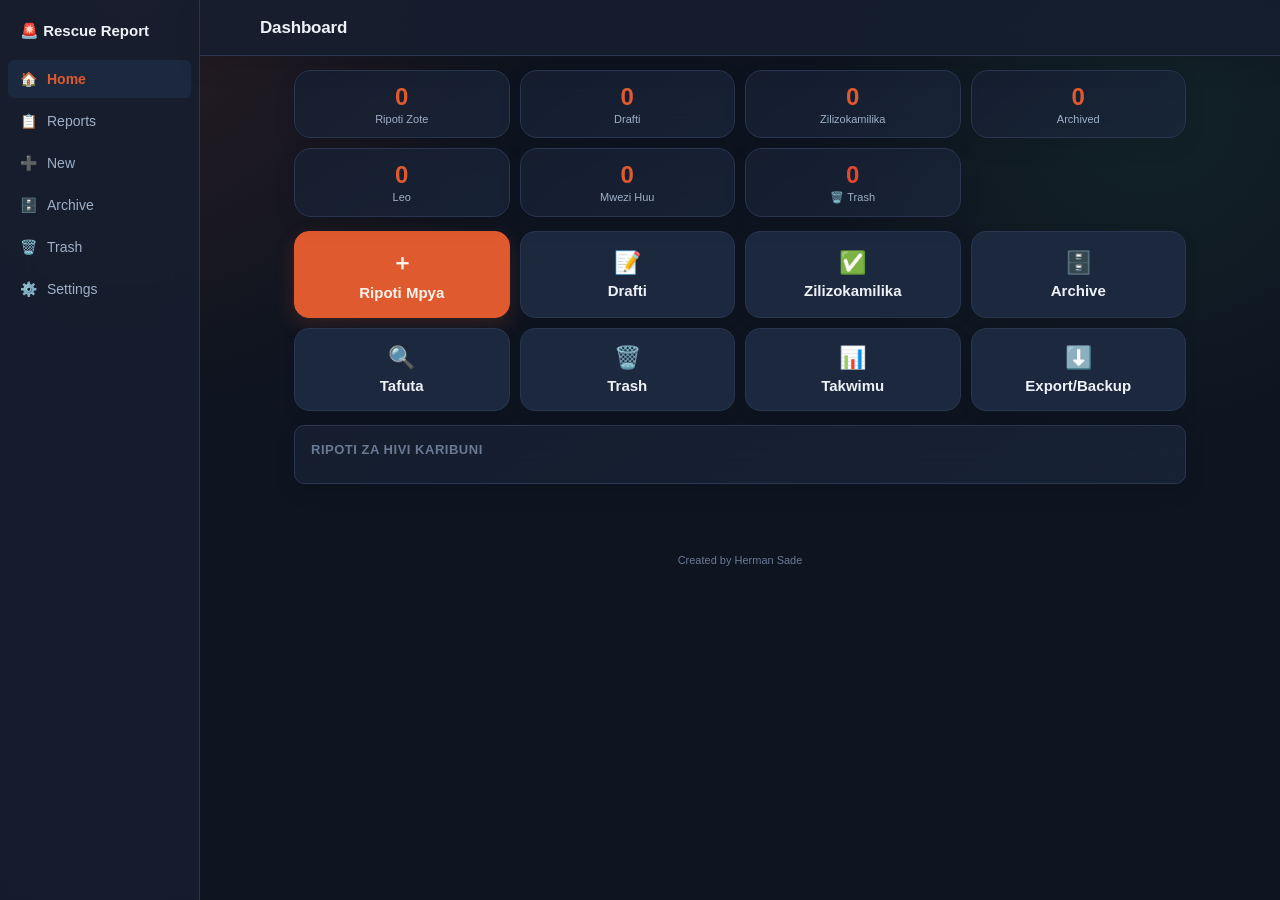
<file: incident-rescue-app-single.html>
<!DOCTYPE html>
<html lang="sw">
<head>
<meta charset="UTF-8">
<meta name="viewport" content="width=device-width, initial-scale=1, viewport-fit=cover">
<title>Offline Incident &amp; Rescue Report</title>
<meta name="description" content="Offline-first incident and rescue reporting application. Created by Herman Sade.">
<meta name="theme-color" content="#0e1420">
<link rel="icon" href="[data-uri]">
<link rel="apple-touch-icon" href="[data-uri]">
<meta name="apple-mobile-web-app-capable" content="yes">
<meta name="apple-mobile-web-app-status-bar-style" content="black-translucent">
<meta name="apple-mobile-web-app-title" content="Rescue Report">
<style>
:root {
  --bg: #0e1420;
  --bg-raised: #161f30;
  --bg-raised-2: #1c283d;
  --line: #2a3650;
  --text: #eef2f8;
  --text-dim: #9fb0c9;
  --text-faint: #6b7a94;
  --accent: #e05a2f;
  --accent-dim: #a9431f;
  --accent-text: #fff3ec;
  --ok: #3fb27f;
  --warn: #e0a930;
  --danger: #e0492f;
  --danger-bg: #3a1a16;
  --radius: 10px;
  --radius-sm: 6px;
  --nav-h: 64px;
  --topbar-h: 56px;
  --font: -apple-system, BlinkMacSystemFont, "Segoe UI", Roboto, "Noto Sans", Helvetica, Arial, sans-serif;
}

[data-theme="light"] {
  --bg: #f4f5f7;
  --bg-raised: #ffffff;
  --bg-raised-2: #eceff3;
  --line: #d7dce4;
  --text: #171b24;
  --text-dim: #4b5568;
  --text-faint: #808ea3;
  --accent: #cf4a24;
  --accent-dim: #a9431f;
  --accent-text: #ffffff;
  --danger-bg: #fbe3df;
}

* { box-sizing: border-box; }
html, body { height: 100%; }
body {
  margin: 0;
  font-family: var(--font);
  background: var(--bg);
  color: var(--text);
  -webkit-tap-highlight-color: transparent;
  overscroll-behavior-y: none;
}
h1, h2, h3, h4 { margin: 0 0 8px 0; font-weight: 700; letter-spacing: -0.01em; }
p { margin: 0 0 8px 0; }
button { font-family: inherit; }
input, select, textarea { font-family: inherit; }

/* ---------- App shell ---------- */
#app {
  display: flex;
  flex-direction: column;
  min-height: 100vh;
}

.topbar {
  position: sticky;
  top: 0;
  z-index: 20;
  height: var(--topbar-h);
  display: flex;
  align-items: center;
  gap: 10px;
  padding: 0 14px;
  background: var(--bg-raised);
  border-bottom: 1px solid var(--line);
}
.topbar .back-btn {
  background: none;
  border: none;
  color: var(--text);
  font-size: 20px;
  padding: 6px 8px;
  cursor: pointer;
  border-radius: var(--radius-sm);
  line-height: 1;
}
.topbar .back-btn:active { background: var(--bg-raised-2); }
.topbar h1 {
  font-size: 17px;
  margin: 0;
  flex: 1;
  overflow: hidden;
  text-overflow: ellipsis;
  white-space: nowrap;
}
.topbar .save-indicator {
  font-size: 11px;
  color: var(--text-faint);
  white-space: nowrap;
}
.topbar .save-indicator.saving { color: var(--warn); }
.topbar .save-indicator.saved { color: var(--ok); }
.topbar .save-indicator.error { color: var(--danger); }

main {
  flex: 1;
  padding: 14px 14px calc(var(--nav-h) + 24px) 14px;
  max-width: 760px;
  width: 100%;
  margin: 0 auto;
}

.offline-banner {
  background: var(--bg-raised-2);
  color: var(--text-dim);
  font-size: 12px;
  text-align: center;
  padding: 5px 8px;
  border-bottom: 1px solid var(--line);
}
.offline-banner.online { display: none; }

/* ---------- Bottom nav ---------- */
.bottom-nav {
  position: fixed;
  bottom: 0;
  left: 0;
  right: 0;
  height: var(--nav-h);
  display: flex;
  background: var(--bg-raised);
  border-top: 1px solid var(--line);
  z-index: 30;
}
.bottom-nav button {
  flex: 1;
  background: none;
  border: none;
  color: var(--text-faint);
  display: flex;
  flex-direction: column;
  align-items: center;
  justify-content: center;
  gap: 3px;
  font-size: 11px;
  cursor: pointer;
  padding: 6px 0;
}
.bottom-nav button .ic { font-size: 20px; }
.bottom-nav button.active { color: var(--accent); }

/* ---------- Buttons ---------- */
.btn {
  display: inline-flex;
  align-items: center;
  justify-content: center;
  gap: 8px;
  border-radius: var(--radius);
  border: 1px solid var(--line);
  background: var(--bg-raised-2);
  color: var(--text);
  padding: 13px 18px;
  font-size: 15px;
  font-weight: 600;
  cursor: pointer;
  min-height: 48px;
}
.btn:active { transform: translateY(1px); }
.btn-primary { background: var(--accent); border-color: var(--accent); color: var(--accent-text); }
.btn-primary:active { background: var(--accent-dim); }
.btn-danger { background: var(--danger-bg); border-color: var(--danger); color: var(--danger); }
.btn-block { width: 100%; }
.btn-sm { padding: 8px 12px; min-height: 36px; font-size: 13px; }
.btn-ghost { background: transparent; }
.btn:disabled { opacity: 0.45; cursor: not-allowed; }
.btn-row { display: flex; gap: 10px; flex-wrap: wrap; }

/* ---------- Cards ---------- */
.card {
  background: var(--bg-raised);
  border: 1px solid var(--line);
  border-radius: var(--radius);
  padding: 16px;
  margin-bottom: 12px;
}
.card-title {
  font-size: 13px;
  text-transform: uppercase;
  letter-spacing: 0.04em;
  color: var(--text-faint);
  margin-bottom: 10px;
  font-weight: 700;
}

.stat-grid {
  display: grid;
  grid-template-columns: repeat(3, 1fr);
  gap: 10px;
  margin-bottom: 14px;
}
.stat-box {
  background: var(--bg-raised);
  border: 1px solid var(--line);
  border-radius: var(--radius);
  padding: 12px 10px;
  text-align: center;
}
.stat-box .num { font-size: 22px; font-weight: 800; color: var(--accent); }
.stat-box .label { font-size: 11px; color: var(--text-dim); margin-top: 2px; }

.dash-actions {
  display: grid;
  grid-template-columns: 1fr 1fr;
  gap: 10px;
  margin-bottom: 14px;
}
.dash-actions .btn { flex-direction: column; padding: 16px 10px; gap: 6px; }
.dash-actions .btn .ic { font-size: 22px; }

/* ---------- Forms ---------- */
.field { margin-bottom: 14px; }
.field label {
  display: block;
  font-size: 13px;
  font-weight: 600;
  color: var(--text-dim);
  margin-bottom: 6px;
}
.field .req { color: var(--accent); }
.field .opt-tag {
  font-weight: 400;
  color: var(--text-faint);
  font-size: 11px;
  margin-left: 6px;
}
.field input[type=text],
.field input[type=number],
.field input[type=tel],
.field input[type=date],
.field input[type=time],
.field input[type=datetime-local],
.field select,
.field textarea {
  width: 100%;
  background: var(--bg-raised-2);
  border: 1px solid var(--line);
  color: var(--text);
  border-radius: var(--radius-sm);
  padding: 12px 12px;
  font-size: 15px;
  min-height: 46px;
}
.field textarea { min-height: 90px; resize: vertical; }
.field input:focus, .field select:focus, .field textarea:focus {
  outline: 2px solid var(--accent);
  outline-offset: -1px;
}
.field-row { display: flex; gap: 10px; }
.field-row .field { flex: 1; }

.chip-group { display: flex; flex-wrap: wrap; gap: 8px; }
.chip {
  border: 1px solid var(--line);
  background: var(--bg-raised-2);
  color: var(--text-dim);
  border-radius: 999px;
  padding: 9px 14px;
  font-size: 13px;
  cursor: pointer;
  user-select: none;
}
.chip.selected { background: var(--accent); border-color: var(--accent); color: var(--accent-text); font-weight: 600; }

.checklist { display: flex; flex-direction: column; gap: 2px; }
.checklist label {
  display: flex;
  align-items: center;
  gap: 10px;
  padding: 10px 4px;
  font-size: 14px;
  color: var(--text);
  font-weight: 400;
  border-bottom: 1px solid var(--line);
}
.checklist input { width: 18px; height: 18px; }

/* Repeatable entry blocks (casualties, witnesses, vehicles, crew) */
.entry-block {
  border: 1px solid var(--line);
  border-radius: var(--radius);
  padding: 12px;
  margin-bottom: 10px;
  background: var(--bg-raised-2);
}
.entry-block-head {
  display: flex;
  justify-content: space-between;
  align-items: center;
  margin-bottom: 8px;
}
.entry-block-head .name { font-weight: 700; font-size: 14px; }
.entry-block .remove-btn {
  background: none;
  border: none;
  color: var(--danger);
  font-size: 13px;
  cursor: pointer;
  padding: 4px 6px;
}
.empty-hint {
  color: var(--text-faint);
  font-size: 13px;
  text-align: center;
  padding: 14px 0;
}

/* ---------- Progress / steps ---------- */
.step-progress {
  font-size: 12px;
  color: var(--text-faint);
  margin-bottom: 10px;
  display: flex;
  justify-content: space-between;
  align-items: center;
}
.step-bar {
  height: 4px;
  background: var(--bg-raised-2);
  border-radius: 2px;
  overflow: hidden;
  margin-bottom: 14px;
}
.step-bar-fill { height: 100%; background: var(--accent); transition: width .2s ease; }
.step-nav {
  position: sticky;
  bottom: calc(var(--nav-h));
  background: var(--bg);
  padding: 10px 0 6px 0;
  display: flex;
  gap: 10px;
  border-top: 1px solid var(--line);
  margin-top: 10px;
}

/* ---------- Lists ---------- */
.report-list-item {
  display: block;
  width: 100%;
  text-align: left;
  background: var(--bg-raised);
  border: 1px solid var(--line);
  border-radius: var(--radius);
  padding: 13px 14px;
  margin-bottom: 9px;
  cursor: pointer;
  color: var(--text);
}
.report-list-item .top-row {
  display: flex;
  justify-content: space-between;
  gap: 8px;
  margin-bottom: 4px;
}
.report-list-item .id { font-weight: 700; font-size: 14px; }
.report-list-item .meta { font-size: 12px; color: var(--text-dim); }
.report-list-item .summary { font-size: 13px; color: var(--text-dim); }

.badge {
  display: inline-block;
  font-size: 10px;
  font-weight: 700;
  text-transform: uppercase;
  letter-spacing: 0.03em;
  padding: 3px 8px;
  border-radius: 999px;
  white-space: nowrap;
}
.badge-draft { background: #3a3320; color: var(--warn); }
.badge-in_progress { background: #1e2f45; color: #6fa8dc; }
.badge-completed { background: #163a2c; color: var(--ok); }
.badge-archived { background: #2a2a2a; color: var(--text-faint); }
.badge-deleted { background: var(--danger-bg); color: var(--danger); }

.search-bar {
  display: flex;
  gap: 8px;
  margin-bottom: 12px;
}
.search-bar input {
  flex: 1;
  background: var(--bg-raised-2);
  border: 1px solid var(--line);
  color: var(--text);
  border-radius: var(--radius-sm);
  padding: 11px 12px;
  font-size: 15px;
}
.filter-row { display: flex; gap: 8px; overflow-x: auto; margin-bottom: 12px; padding-bottom: 2px; }
.filter-row .chip { white-space: nowrap; }

/* ---------- Photos ---------- */
.photo-grid {
  display: grid;
  grid-template-columns: repeat(3, 1fr);
  gap: 8px;
}
.photo-thumb { position: relative; border-radius: var(--radius-sm); overflow: hidden; background: var(--bg-raised-2); aspect-ratio: 1; }
.photo-thumb img { width: 100%; height: 100%; object-fit: cover; display: block; }
.photo-thumb .del { position: absolute; top: 4px; right: 4px; background: rgba(0,0,0,.6); color: #fff; border: none; border-radius: 50%; width: 24px; height: 24px; cursor: pointer; }
.photo-thumb .cap-input {
  position: absolute; bottom: 0; left: 0; right: 0;
  background: rgba(0,0,0,.6); color: #fff; border: none;
  font-size: 10px; padding: 3px 5px;
}

/* ---------- Toast ---------- */
#toast-host {
  position: fixed;
  bottom: calc(var(--nav-h) + 12px);
  left: 0; right: 0;
  display: flex;
  flex-direction: column;
  align-items: center;
  gap: 8px;
  z-index: 100;
  pointer-events: none;
}
.toast {
  background: var(--bg-raised-2);
  border: 1px solid var(--line);
  color: var(--text);
  padding: 10px 16px;
  border-radius: 999px;
  font-size: 13px;
  box-shadow: 0 4px 14px rgba(0,0,0,.3);
}
.toast.err { border-color: var(--danger); color: var(--danger); }
.toast.ok { border-color: var(--ok); color: var(--ok); }

/* ---------- Modal ---------- */
.modal-backdrop {
  position: fixed; inset: 0; background: rgba(0,0,0,.55);
  display: flex; align-items: flex-end; justify-content: center;
  z-index: 200;
}
.modal {
  background: var(--bg-raised);
  border: 1px solid var(--line);
  border-radius: 16px 16px 0 0;
  padding: 18px;
  width: 100%;
  max-width: 480px;
  max-height: 85vh;
  overflow-y: auto;
}
@media (min-width: 600px) {
  .modal-backdrop { align-items: center; }
  .modal { border-radius: 16px; }
}
.modal h3 { margin-bottom: 10px; }
.modal .btn-row { margin-top: 16px; }

/* ---------- Report preview / print ---------- */
.preview-doc { background: #fff; color: #111; border-radius: var(--radius); padding: 20px; font-size: 13px; line-height: 1.5; }
.preview-doc h2 { font-size: 16px; text-align: center; margin-bottom: 2px; }
.preview-doc .sub-center { text-align: center; font-size: 12px; color: #555; margin-bottom: 14px; }
.preview-doc h3 { font-size: 13px; text-transform: uppercase; border-bottom: 1px solid #ccc; padding-bottom: 4px; margin: 16px 0 8px 0; }
.preview-doc table { width: 100%; border-collapse: collapse; margin-bottom: 6px; }
.preview-doc td { padding: 3px 4px; vertical-align: top; font-size: 12.5px; }
.preview-doc td.k { color: #555; width: 42%; }
.preview-doc .person-block { border: 1px solid #ddd; border-radius: 6px; padding: 8px; margin-bottom: 6px; }

@media print {
  body * { visibility: hidden; }
  #print-area, #print-area * { visibility: visible; }
  #print-area { position: absolute; left: 0; top: 0; width: 100%; }
  .preview-doc { border-radius: 0; }
}

/* ---------- Empty / misc ---------- */
.empty-state { text-align: center; padding: 40px 20px; color: var(--text-faint); }
.empty-state .ic { font-size: 40px; margin-bottom: 10px; }
.muted { color: var(--text-faint); font-size: 12px; }
.section-gap { height: 8px; }
.footer-note { text-align: center; color: var(--text-faint); font-size: 11px; padding: 18px 0 4px 0; }
.link-btn { background: none; border: none; color: var(--accent); font-weight: 600; cursor: pointer; padding: 6px 0; font-size: 14px; }

.switch-row { display: flex; align-items: center; justify-content: space-between; padding: 12px 0; border-bottom: 1px solid var(--line); }
.switch-row:last-child { border-bottom: none; }
.switch-row .lbl { font-size: 14px; }
.switch-row .sub { font-size: 12px; color: var(--text-faint); margin-top: 2px; }
.switch {
  position: relative; width: 46px; height: 26px; flex-shrink: 0;
}
.switch input { opacity: 0; width: 100%; height: 100%; position: absolute; margin: 0; cursor: pointer; z-index: 1; }
.switch .track { position: absolute; inset: 0; background: var(--bg-raised-2); border: 1px solid var(--line); border-radius: 999px; transition: background .15s; }
.switch .knob { position: absolute; top: 2px; left: 2px; width: 20px; height: 20px; border-radius: 50%; background: var(--text-faint); transition: transform .15s, background .15s; }
.switch input:checked ~ .track { background: var(--accent-dim); border-color: var(--accent); }
.switch input:checked ~ .knob { transform: translateX(20px); background: var(--accent-text); }

.pin-dots { display: flex; justify-content: center; gap: 14px; margin: 20px 0; }
.pin-dots .dot { width: 14px; height: 14px; border-radius: 50%; border: 1px solid var(--line); }
.pin-dots .dot.filled { background: var(--accent); border-color: var(--accent); }
.pin-pad { display: grid; grid-template-columns: repeat(3, 1fr); gap: 10px; max-width: 260px; margin: 0 auto; }
.pin-pad button { padding: 16px; font-size: 20px; border-radius: var(--radius); border: 1px solid var(--line); background: var(--bg-raised-2); color: var(--text); }

@media (min-width: 760px) {
  main { padding-bottom: 40px; }
  .bottom-nav { display: none; }
  #app { flex-direction: row; }
  .sidebar {
    width: 200px;
    background: var(--bg-raised);
    border-right: 1px solid var(--line);
    display: flex;
    flex-direction: column;
    padding: 14px 8px;
    gap: 4px;
    position: sticky;
    top: 0;
    height: 100vh;
  }
  .sidebar button {
    display: flex; align-items: center; gap: 10px;
    background: none; border: none; color: var(--text-dim);
    padding: 11px 12px; border-radius: var(--radius-sm); font-size: 14px; cursor: pointer; text-align: left;
  }
  .sidebar button.active { background: var(--bg-raised-2); color: var(--accent); font-weight: 600; }
  .content-col { flex: 1; min-width: 0; }
}

/* ---------- Liquid UI enhancement ---------- */
body {
  background:
    radial-gradient(circle at 10% 0%, rgba(224,90,47,.12), transparent 28%),
    radial-gradient(circle at 90% 12%, rgba(63,178,127,.09), transparent 25%),
    var(--bg);
}
.topbar, .bottom-nav, .sidebar {
  background: color-mix(in srgb, var(--bg-raised) 82%, transparent);
  backdrop-filter: blur(18px) saturate(125%);
  -webkit-backdrop-filter: blur(18px) saturate(125%);
}
.topbar {
  box-shadow: 0 8px 28px rgba(0,0,0,.10);
}
.card, .report-list-item, .stat-box, .modal, .entry-block {
  background: linear-gradient(145deg, color-mix(in srgb, var(--bg-raised) 92%, transparent), color-mix(in srgb, var(--bg-raised-2) 68%, transparent));
  backdrop-filter: blur(14px) saturate(120%);
  -webkit-backdrop-filter: blur(14px) saturate(120%);
  box-shadow: 0 8px 24px rgba(0,0,0,.08);
}
.report-list-item {
  border-radius: 18px;
  padding: 15px 16px;
  transition: transform .16s ease, box-shadow .16s ease, border-color .16s ease;
}
.report-list-item:active { transform: scale(.985); }
.btn {
  border-radius: 15px;
  box-shadow: 0 5px 16px rgba(0,0,0,.07);
  transition: transform .16s ease, box-shadow .16s ease;
}
.btn-primary, .btn-danger {
  box-shadow: 0 7px 20px rgba(224,90,47,.18);
}
.stat-box { border-radius: 17px; }
.stat-box .num { font-size: 24px; }
.badge { padding: 5px 10px; }
.bottom-nav {
  border-top: 1px solid color-mix(in srgb, var(--line) 70%, transparent);
  box-shadow: 0 -8px 28px rgba(0,0,0,.10);
}
.bottom-nav button.active { font-weight: 800; }
.offline-banner { backdrop-filter: blur(10px); }
.modal-backdrop { background: rgba(7,10,16,.58); backdrop-filter: blur(7px); -webkit-backdrop-filter: blur(7px); }
.modal { border-radius: 22px; }
.security-card { border-color: color-mix(in srgb, var(--accent) 38%, var(--line)); }
.security-note { font-size: 12px; line-height: 1.5; color: var(--text-dim); margin-bottom: 8px; }
.form-error { color: var(--danger); font-size: 12px; min-height: 18px; margin: -4px 0 4px; }
.liquid-modal { border-color: color-mix(in srgb, var(--accent) 35%, var(--line)); }
.danger-modal { border-color: color-mix(in srgb, var(--danger) 60%, var(--line)); }
@media (prefers-reduced-motion: reduce) {
  .report-list-item, .btn { transition: none; }
}


/* ---------- Modern mobile / touch UX ---------- */
:root {
  --shadow-soft: 0 10px 30px rgba(0,0,0,.12);
  --shadow-strong: 0 18px 50px rgba(0,0,0,.20);
}
body { min-width: 320px; }
::selection { background: var(--accent); color: var(--accent-text); }
button, .report-list-item, .chip { -webkit-user-select: none; user-select: none; }
.report-list-item {
  position: relative;
  overflow: hidden;
  touch-action: pan-y;
}
.report-list-item::after {
  content: "";
  position: absolute;
  left: 0; top: 0; bottom: 0;
  width: 3px;
  background: var(--accent);
  opacity: .65;
}
.report-list-item:focus-visible {
  outline: 2px solid var(--accent);
  outline-offset: 2px;
}
.report-list-item.holding {
  transform: scale(.985);
  border-color: var(--danger);
}
.hold-hint {
  margin-top: 10px;
  padding-top: 8px;
  border-top: 1px dashed var(--line);
  color: var(--text-faint);
  font-size: 10px;
  opacity: .82;
}
.trash-stat { cursor: pointer; }
.trash-stat .num { color: var(--danger); }

.modal-icon {
  width: 48px; height: 48px;
  display: grid; place-items: center;
  border-radius: 16px;
  background: var(--danger-bg);
  font-size: 25px;
  margin-bottom: 10px;
}
.delete-flow {
  display: grid;
  gap: 7px;
  margin: 12px 0 16px;
  padding: 12px 14px;
  border-radius: 14px;
  background: var(--bg-raised-2);
  color: var(--text-dim);
  font-size: 12px;
}
.delete-flow div { display: flex; gap: 8px; align-items: center; }
.delete-flow div::before { content: "✓"; color: var(--ok); font-weight: 800; }

.dash-actions .btn {
  min-height: 72px;
}
.card-title {
  display: flex;
  align-items: center;
  gap: 7px;
}
.empty-state {
  border: 1px dashed var(--line);
  border-radius: 18px;
  background: var(--bg-raised);
}
.toast {
  box-shadow: var(--shadow-strong);
  max-width: calc(100vw - 28px);
  text-align: center;
}
input, select, textarea {
  transition: border-color .15s ease, box-shadow .15s ease, background .15s ease;
}
.field input:focus, .field select:focus, .field textarea:focus {
  box-shadow: 0 0 0 4px color-mix(in srgb, var(--accent) 16%, transparent);
}
@media (max-width: 390px) {
  .bottom-nav button { font-size: 9px; }
  .bottom-nav button .ic { font-size: 18px; }
  main { padding-left: 10px; padding-right: 10px; }
  .stat-grid { gap: 7px; }
  .stat-box { padding: 10px 6px; }
  .stat-box .num { font-size: 20px; }
}
@media (min-width: 760px) {
  .content-col { background: transparent; }
  main { max-width: 920px; }
  .report-list-item:hover {
    transform: translateY(-2px);
    box-shadow: var(--shadow-soft);
    border-color: color-mix(in srgb, var(--accent) 45%, var(--line));
  }
  .dash-actions { grid-template-columns: repeat(4, 1fr); }
  .stat-grid { grid-template-columns: repeat(4, 1fr); }
}

</style>
</head>
<body>
<div id="app">
  <noscript>Programu hii inahitaji JavaScript kufanya kazi.</noscript>
</div>

<script>
/* db.js
 * IndexedDB persistence layer for the Offline Incident & Rescue Report app.
 * Stores: reports, photos, trash, settings, auditLogs
 * Casualties / witnesses / vehicles / crew / actions / etc. are kept as
 * arrays embedded inside each report document (they are always read/written
 * together with the report, so embedding avoids extra transactions and keeps
 * auto-save atomic). Photos are kept in their own store (binary blobs) keyed
 * by incidentId so large binary data never blocks report auto-save.
 */

const DB_NAME = "rescueReportDB";
const DB_VERSION = 2;

let dbPromise = null;

function openDB() {
  if (dbPromise) return dbPromise;
  dbPromise = new Promise((resolve, reject) => {
    const req = indexedDB.open(DB_NAME, DB_VERSION);

    req.onupgradeneeded = (e) => {
      const db = e.target.result;

      if (!db.objectStoreNames.contains("reports")) {
        const store = db.createObjectStore("reports", { keyPath: "incidentId" });
        store.createIndex("status", "status", { unique: false });
        store.createIndex("createdAt", "createdAt", { unique: false });
        store.createIndex("incidentDate", "incident.date", { unique: false });
        store.createIndex("reportNumber", "reportNumber", { unique: false });
      }

      if (!db.objectStoreNames.contains("trash")) {
        db.createObjectStore("trash", { keyPath: "incidentId" });
      }

      if (!db.objectStoreNames.contains("photos")) {
        const p = db.createObjectStore("photos", { keyPath: "photoId" });
        p.createIndex("incidentId", "incidentId", { unique: false });
      }

      if (!db.objectStoreNames.contains("settings")) {
        db.createObjectStore("settings", { keyPath: "key" });
      }

      if (!db.objectStoreNames.contains("auditLogs")) {
        const a = db.createObjectStore("auditLogs", { keyPath: "id", autoIncrement: true });
        a.createIndex("incidentId", "incidentId", { unique: false });
      }
    };

    req.onsuccess = (e) => resolve(e.target.result);
    req.onerror = (e) => reject(e.target.error);
  });
  return dbPromise;
}

function tx(storeNames, mode = "readonly") {
  return openDB().then((db) => db.transaction(storeNames, mode));
}

function promisifyRequest(req) {
  return new Promise((resolve, reject) => {
    req.onsuccess = () => resolve(req.result);
    req.onerror = () => reject(req.error);
  });
}

const RescueDB = {
  // ---------- Reports ----------
  async putReport(report) {
    const t = await tx(["reports"], "readwrite");
    const store = t.objectStore("reports");
    await promisifyRequest(store.put(report));
    return new Promise((res, rej) => {
      t.oncomplete = () => res(report);
      t.onerror = () => rej(t.error);
    });
  },

  async getReport(incidentId) {
    const t = await tx(["reports"]);
    return promisifyRequest(t.objectStore("reports").get(incidentId));
  },

  async getAllReports() {
    const t = await tx(["reports"]);
    return promisifyRequest(t.objectStore("reports").getAll());
  },

  async deleteReportHard(incidentId) {
    const t = await tx(["reports"], "readwrite");
    t.objectStore("reports").delete(incidentId);
    return new Promise((res, rej) => {
      t.oncomplete = () => res();
      t.onerror = () => rej(t.error);
    });
  },

  // ---------- Trash ----------
  async moveToTrash(report) {
    const t = await tx(["reports", "trash"], "readwrite");
    t.objectStore("reports").delete(report.incidentId);
    report.status = "DELETED";
    report.deletedAt = new Date().toISOString();
    t.objectStore("trash").put(report);
    return new Promise((res, rej) => {
      t.oncomplete = () => res();
      t.onerror = () => rej(t.error);
    });
  },

  async restoreFromTrash(incidentId, newStatus = "DRAFT") {
    const t = await tx(["reports", "trash"], "readwrite");
    const trashStore = t.objectStore("trash");
    const report = await promisifyRequest(trashStore.get(incidentId));
    if (report) {
      trashStore.delete(incidentId);
      report.status = newStatus;
      delete report.deletedAt;
      t.objectStore("reports").put(report);
    }
    return new Promise((res, rej) => {
      t.oncomplete = () => res(report);
      t.onerror = () => rej(t.error);
    });
  },

  async getAllTrash() {
    const t = await tx(["trash"]);
    return promisifyRequest(t.objectStore("trash").getAll());
  },

  async purgeTrash() {
    const items = await this.getAllTrash();
    for (const r of items) await this.permanentlyDelete(r.incidentId);
  },

  // Permanently remove a trashed report and all of its photos.
  // This is intentionally separate from moveToTrash so normal Delete is reversible.
  async permanentlyDelete(incidentId) {
    const photos = await this.getPhotosForIncident(incidentId);
    const t = await tx(["reports", "trash", "photos"], "readwrite");
    t.objectStore("reports").delete(incidentId);
    t.objectStore("trash").delete(incidentId);
    const photoStore = t.objectStore("photos");
    photos.forEach((p) => photoStore.delete(p.photoId));
    return new Promise((res, rej) => {
      t.oncomplete = () => res();
      t.onerror = () => rej(t.error);
      t.onabort = () => rej(t.error || new Error("Transaction aborted"));
    });
  },

  // ---------- Photos ----------
  async putPhoto(photo) {
    const t = await tx(["photos"], "readwrite");
    t.objectStore("photos").put(photo);
    return new Promise((res, rej) => {
      t.oncomplete = () => res(photo);
      t.onerror = () => rej(t.error);
    });
  },

  async getPhotosForIncident(incidentId) {
    const t = await tx(["photos"]);
    const idx = t.objectStore("photos").index("incidentId");
    return promisifyRequest(idx.getAll(IDBKeyRange.only(incidentId)));
  },

  async deletePhoto(photoId) {
    const t = await tx(["photos"], "readwrite");
    t.objectStore("photos").delete(photoId);
    return new Promise((res, rej) => {
      t.oncomplete = () => res();
      t.onerror = () => rej(t.error);
    });
  },

  async getAllPhotos() {
    const t = await tx(["photos"]);
    return promisifyRequest(t.objectStore("photos").getAll());
  },

  // ---------- Settings ----------
  async getSetting(key, fallback = null) {
    const t = await tx(["settings"]);
    const row = await promisifyRequest(t.objectStore("settings").get(key));
    return row ? row.value : fallback;
  },

  async setSetting(key, value) {
    const t = await tx(["settings"], "readwrite");
    t.objectStore("settings").put({ key, value });
    return new Promise((res, rej) => {
      t.oncomplete = () => res();
      t.onerror = () => rej(t.error);
    });
  },

  async getAllSettings() {
    const t = await tx(["settings"]);
    const rows = await promisifyRequest(t.objectStore("settings").getAll());
    const out = {};
    rows.forEach((r) => (out[r.key] = r.value));
    return out;
  },

  // ---------- Audit ----------
  async logAction(incidentId, action) {
    const t = await tx(["auditLogs"], "readwrite");
    t.objectStore("auditLogs").add({
      incidentId,
      action,
      at: new Date().toISOString(),
    });
    return new Promise((res, rej) => {
      t.oncomplete = () => res();
      t.onerror = () => rej(t.error);
    });
  },

  async getAuditLog(incidentId) {
    const t = await tx(["auditLogs"]);
    const idx = t.objectStore("auditLogs").index("incidentId");
    return promisifyRequest(idx.getAll(IDBKeyRange.only(incidentId)));
  },

  // ---------- Full backup / restore ----------
  async exportFullBackup() {
    const [reports, trash, photos, settingsRows] = await Promise.all([
      this.getAllReports(),
      this.getAllTrash(),
      this.getAllPhotos(),
      (async () => {
        const t = await tx(["settings"]);
        return promisifyRequest(t.objectStore("settings").getAll());
      })(),
    ]);
    return {
      appName: "Offline Incident & Rescue Report",
      createdBy: "Herman Sade",
      exportedAt: new Date().toISOString(),
      version: DB_VERSION,
      reports,
      trash,
      photos,
      settings: settingsRows,
    };
  },

  async importFullBackup(data, mode = "keep") {
    // mode: "keep" (skip if exists), "replace" (overwrite), "copy" (new id)
    const t = await tx(["reports", "trash", "photos", "settings"], "readwrite");
    const reportsStore = t.objectStore("reports");
    const trashStore = t.objectStore("trash");
    const photosStore = t.objectStore("photos");
    const settingsStore = t.objectStore("settings");

    const handleCollection = async (store, rows, keyField) => {
      for (const row of rows || []) {
        const existing = await promisifyRequest(store.get(row[keyField]));
        if (!existing) {
          store.put(row);
        } else if (mode === "replace") {
          store.put(row);
        } else if (mode === "copy") {
          const clone = { ...row };
          clone[keyField] = row[keyField] + "-copy-" + Date.now();
          store.put(clone);
        }
        // mode === "keep": do nothing, existing wins
      }
    };

    await handleCollection(reportsStore, data.reports, "incidentId");
    await handleCollection(trashStore, data.trash, "incidentId");
    await handleCollection(photosStore, data.photos, "photoId");
    for (const row of data.settings || []) {
      settingsStore.put(row);
    }

    return new Promise((res, rej) => {
      t.oncomplete = () => res();
      t.onerror = () => rej(t.error);
    });
  },
};

window.RescueDB = RescueDB;

</script>
<script>
/* pdf-lite.js — Kizio (module) cha kutengeneza PDF bila maktaba yoyote ya nje,
 * bila CDN, na bila internet. Kinatumia herufi za msingi za PDF (Helvetica,
 * fonti ya kawaida inayojumuishwa kwenye kila kisomaji cha PDF) kuandika
 * hati ya maandishi (text) yenye kurasa nyingi (A4), vichwa vya habari na
 * footer kwenye kila ukurasa.
 *
 * Haihitaji internet wala server — inatengeneza Blob ya PDF moja kwa moja
 * kwenye kifaa (browser).
 */
(function () {
"use strict";

const PAGE_W = 595.28; // A4 pt
const PAGE_H = 841.89;
const MARGIN = 46;
const FONT_SIZE = 10;
const LINE_HEIGHT = 13.6;
const HEADER_H = 46;
const FOOTER_H = 30;

function toWinAnsi(str) {
  // Msingi wa Helvetica hauna Unicode kamili; badilisha herufi zisizo za
  // Kilatini na alama za kawaida (WinAnsi inashughulikia Kiswahili vizuri
  // kwa sababu haitumii alama maalum nje ya alfabeti ya Kilatini).
  let out = "";
  for (let i = 0; i < str.length; i++) {
    const code = str.charCodeAt(i);
    out += code < 256 ? str[i] : "?";
  }
  return out;
}

function escapePdfString(s) {
  return s.replace(/\\/g, "\\\\").replace(/\(/g, "\\(").replace(/\)/g, "\\)");
}

// Kadiria upana wa herufi kwa Helvetica (wastani) ili tuvunje mistari vizuri
// bila kuhitaji font-metrics kamili.
function wrapLine(line, maxChars) {
  if (line.length <= maxChars) return [line];
  const words = line.split(" ");
  const out = [];
  let cur = "";
  for (const w of words) {
    const candidate = cur ? cur + " " + w : w;
    if (candidate.length > maxChars) {
      if (cur) out.push(cur);
      // neno refu kuliko mstari mzima: likate kwa nguvu
      if (w.length > maxChars) {
        let rest = w;
        while (rest.length > maxChars) {
          out.push(rest.slice(0, maxChars));
          rest = rest.slice(maxChars);
        }
        cur = rest;
      } else {
        cur = w;
      }
    } else {
      cur = candidate;
    }
  }
  if (cur) out.push(cur);
  return out;
}

function buildLines(bodyText) {
  const maxChars = Math.floor((PAGE_W - 2 * MARGIN) / (FONT_SIZE * 0.52));
  const rawLines = bodyText.split("\n");
  const lines = [];
  rawLines.forEach((rl) => {
    if (rl.trim() === "") { lines.push(""); return; }
    wrapLine(rl, maxChars).forEach((l) => lines.push(l));
  });
  return lines;
}

function paginate(lines) {
  const usableH = PAGE_H - MARGIN - HEADER_H - FOOTER_H - MARGIN;
  const linesPerPage = Math.max(10, Math.floor(usableH / LINE_HEIGHT));
  const pages = [];
  for (let i = 0; i < lines.length; i += linesPerPage) {
    pages.push(lines.slice(i, i + linesPerPage));
  }
  if (!pages.length) pages.push([]);
  return pages;
}

function buildContentStream(pageLines, headerText, footerLeft, footerRight) {
  let ops = [];
  ops.push("BT");
  ops.push("/F2 12 Tf");
  ops.push(`${MARGIN} ${PAGE_H - MARGIN - 14} Td`);
  ops.push(`(${escapePdfString(toWinAnsi(headerText))}) Tj`);
  ops.push("ET");

  // mstari mdogo chini ya kichwa
  const lineY = PAGE_H - MARGIN - HEADER_H + 8;
  ops.push(`${MARGIN} ${lineY} m ${PAGE_W - MARGIN} ${lineY} l S`);

  ops.push("BT");
  ops.push(`/F1 ${FONT_SIZE} Tf`);
  ops.push(`${LINE_HEIGHT} TL`);
  ops.push(`${MARGIN} ${PAGE_H - MARGIN - HEADER_H - 6} Td`);
  pageLines.forEach((line) => {
    ops.push(`(${escapePdfString(toWinAnsi(line))}) Tj`);
    ops.push("T*");
  });
  ops.push("ET");

  ops.push("BT");
  ops.push("/F1 8 Tf");
  ops.push(`${MARGIN} ${MARGIN - 14} Td`);
  ops.push(`(${escapePdfString(toWinAnsi(footerLeft))}) Tj`);
  ops.push("ET");
  ops.push("BT");
  ops.push("/F1 8 Tf");
  ops.push(`${PAGE_W - MARGIN - footerRight.length * 4.2} ${MARGIN - 14} Td`);
  ops.push(`(${escapePdfString(toWinAnsi(footerRight))}) Tj`);
  ops.push("ET");

  return ops.join("\n");
}

/**
 * Tengeneza PDF (Uint8Array) kutoka kwenye maandishi ya kawaida (plain text).
 * opts: { headerText, bodyText, footerLeftPrefix }
 */
function generate(opts) {
  const headerText = opts.headerText || "";
  const bodyText = opts.bodyText || "";
  const footerLeftPrefix = opts.footerLeftPrefix || "Created by Herman Sade";

  const lines = buildLines(bodyText);
  const pages = paginate(lines);
  const totalPages = pages.length;

  const objects = []; // { num, body } — tutajaza num baadaye
  // 1: Catalog, 2: Pages — tutaziweka mwishoni baada ya kujua idadi ya kurasa
  const pageObjNums = [];
  const contentObjNums = [];
  const fontRegularNum = 3 + totalPages * 2;
  const fontBoldNum = fontRegularNum + 1;

  let nextNum = 3;
  const pageEntries = [];
  pages.forEach((pageLines, idx) => {
    const pageNum = nextNum++;
    const contentNum = nextNum++;
    pageObjNums.push(pageNum);
    contentObjNums.push(contentNum);
    const footerRight = `Ukurasa ${idx + 1}/${totalPages}`;
    const stream = buildContentStream(pageLines, headerText, footerLeftPrefix, footerRight);
    pageEntries.push({ pageNum, contentNum, stream });
  });

  const objStrings = [];
  objStrings[1] = `1 0 obj\n<< /Type /Catalog /Pages 2 0 R >>\nendobj\n`;
  objStrings[2] = `2 0 obj\n<< /Type /Pages /Kids [${pageObjNums.map((n) => n + " 0 R").join(" ")}] /Count ${totalPages} >>\nendobj\n`;

  pageEntries.forEach(({ pageNum, contentNum }) => {
    objStrings[pageNum] = `${pageNum} 0 obj\n<< /Type /Page /Parent 2 0 R /MediaBox [0 0 ${PAGE_W} ${PAGE_H}] /Resources << /Font << /F1 ${fontRegularNum} 0 R /F2 ${fontBoldNum} 0 R >> >> /Contents ${contentNum} 0 R >>\nendobj\n`;
  });
  pageEntries.forEach(({ contentNum, stream }) => {
    const bytesLen = new TextEncoder().encode(stream).length;
    objStrings[contentNum] = `${contentNum} 0 obj\n<< /Length ${bytesLen} >>\nstream\n${stream}\nendstream\nendobj\n`;
  });
  objStrings[fontRegularNum] = `${fontRegularNum} 0 obj\n<< /Type /Font /Subtype /Type1 /BaseFont /Helvetica /Encoding /WinAnsiEncoding >>\nendobj\n`;
  objStrings[fontBoldNum] = `${fontBoldNum} 0 obj\n<< /Type /Font /Subtype /Type1 /BaseFont /Helvetica-Bold /Encoding /WinAnsiEncoding >>\nendobj\n`;

  const totalObjs = fontBoldNum;

  // Jenga faili kama Uint8Array ukihesabu offsets sahihi kwa byte.
  const encoder = new TextEncoder();
  const chunks = [];
  let offset = 0;
  const header = "%PDF-1.4\n%\xE2\xE3\xCF\xD3\n";
  chunks.push(encoder.encode(header));
  offset += chunks[chunks.length - 1].length;

  const xrefOffsets = new Array(totalObjs + 1).fill(0);
  for (let n = 1; n <= totalObjs; n++) {
    xrefOffsets[n] = offset;
    const bytes = encoder.encode(objStrings[n]);
    chunks.push(bytes);
    offset += bytes.length;
  }

  const xrefStart = offset;
  let xref = `xref\n0 ${totalObjs + 1}\n0000000000 65535 f \n`;
  for (let n = 1; n <= totalObjs; n++) {
    xref += String(xrefOffsets[n]).padStart(10, "0") + " 00000 n \n";
  }
  chunks.push(encoder.encode(xref));

  const trailer = `trailer\n<< /Size ${totalObjs + 1} /Root 1 0 R >>\nstartxref\n${xrefStart}\n%%EOF`;
  chunks.push(encoder.encode(trailer));

  let totalLen = 0;
  chunks.forEach((c) => (totalLen += c.length));
  const out = new Uint8Array(totalLen);
  let pos = 0;
  chunks.forEach((c) => { out.set(c, pos); pos += c.length; });
  return out;
}

function generateBlob(opts) {
  const bytes = generate(opts);
  return new Blob([bytes], { type: "application/pdf" });
}

window.PdfLite = { generate, generateBlob };

})();

</script>
<script>
/* export.js — Ripoti (report) formatting, PDF, Copy, Share, Backup/Export
 * kwa Offline Incident & Rescue Report. Hakuna maktaba ya nje/CDN — kila
 * kitu kinafanya kazi 100% offline kwenye kifaa.
 */
(function () {
"use strict";

function escapeHtml(s) {
  return (s == null ? "" : String(s)).replace(/[&<>"']/g, (c) => ({ "&": "&amp;", "<": "&lt;", ">": "&gt;", '"': "&quot;", "'": "&#39;" }[c]));
}
const V = (x) => (x === undefined || x === null || x === "" ? "-" : String(x));

function downloadBlob(blob, filename) {
  const url = URL.createObjectURL(blob);
  const a = document.createElement("a");
  a.href = url;
  a.download = filename;
  document.body.appendChild(a);
  a.click();
  a.remove();
  setTimeout(() => URL.revokeObjectURL(url), 4000);
}

function downloadJSON(data, filename) {
  const blob = new Blob([JSON.stringify(data, null, 2)], { type: "application/json" });
  downloadBlob(blob, filename);
}

function downloadTextFile(text, filename) {
  const blob = new Blob([text], { type: "text/plain;charset=utf-8" });
  downloadBlob(blob, filename);
}

function downloadHTML(innerHtml, filename) {
  const full = `<!DOCTYPE html><html lang="sw"><head><meta charset="utf-8"><title>Taarifa ya Tukio</title>
  <style>
    body{font-family:sans-serif;background:#fff;color:#111;padding:26px;font-size:13.5px;line-height:1.6;max-width:720px;margin:0 auto;}
    h2{font-size:16px;text-align:center;margin-bottom:2px;}
    h3{font-size:13px;text-transform:uppercase;border-bottom:1px solid #ccc;padding-bottom:4px;margin:18px 0 8px 0;letter-spacing:.03em;}
    .sub-center{text-align:center;color:#555;font-size:12px;margin-bottom:16px;}
    .narrative-body{white-space:pre-wrap;}
    .photo-grid{display:flex;flex-wrap:wrap;gap:8px;margin-top:8px;}
    .photo-grid div{width:120px;}
    .photo-grid img{width:100%;border-radius:4px;border:1px solid #ddd;}
    .footer{text-align:center;color:#999;margin-top:28px;font-size:11px;}
  </style></head><body>${innerHtml}<div class="footer">Incident &amp; Rescue Reporting System<br>Created by Herman Sade</div></body></html>`;
  const blob = new Blob([full], { type: "text/html" });
  downloadBlob(blob, filename);
}

function csvEscape(v) {
  if (v == null) return "";
  const s = String(v).replace(/"/g, '""');
  return /[",\n]/.test(s) ? `"${s}"` : s;
}

function downloadReportsCSV(reports) {
  const headers = [
    "Incident ID", "Report Number", "Status", "Date", "Type", "Region", "District", "Ward",
    "Street", "Response Time", "Scene Duration", "Total Duration", "Casualty Count",
    "Deaths", "Reporter Name", "Reporter Phone", "Created At", "Updated At",
  ];
  const rows = reports.map((r) => [
    r.incidentId, r.reportNumber, r.status, r.incident?.date, r.incident?.type,
    r.location?.region, r.location?.district, r.location?.ward, r.location?.street,
    r.derived?.responseTime, r.derived?.sceneDuration, r.derived?.totalDuration,
    (r.casualties || []).length, (r.fatality?.deceased || []).length,
    r.incident?.reporterName, r.incident?.reporterPhone, r.createdAt, r.updatedAt,
  ]);
  const csv = [headers, ...rows].map((row) => row.map(csvEscape).join(",")).join("\n");
  const blob = new Blob(["\uFEFF" + csv], { type: "text/csv;charset=utf-8" });
  downloadBlob(blob, `rescue-reports-${Date.now()}.csv`);
}

// =================================================================
// TAARIFA KAMILI (muundo wa "JAMBO AFANDE") - inatumika kwa
// Copy Report, Export PDF, Share Report, View Report na Print Report
// =================================================================

function incidentTypeLabel(i) {
  if ((i.type === "Ajali nyingine" || i.type === "Tukio jingine") && i.otherType) return i.otherType;
  return V(i.type);
}

function placeLabel(l) {
  return [l.street, l.ward, l.landmark].filter(Boolean).join(", ") || "-";
}

function buildNarrativeText(r) {
  const i = r.incident || {}, l = r.location || {}, t = r.timeline || {}, d = r.damage || {},
        cz = r.cause || {}, ch = r.challenges || {}, cr = r.crew || {}, f = r.fatality || {};
  const lines = [];
  const P = (s) => lines.push(s);
  const blank = () => lines.push("");

  P("JAMBO AFANDE.");
  blank();
  P(`TAARIFA KAMILI YA TUKIO LA ${incidentTypeLabel(i).toUpperCase()} MKOA WA ${V(l.region).toUpperCase()}, WILAYA YA ${V(l.district).toUpperCase()}, MTAA WA ${V(l.street).toUpperCase()}`);
  blank();
  P(`Leo tarehe ${V(i.date)}, majira ya saa ${V(i.timeReceived)}, kituo cha ${V(cr.station)} tumepokea taarifa kutoka kwa mtoa taarifa ${V(i.reporterName)}, mwenye namba ya simu ${V(i.reporterPhone)}, ametujulisha tukio la ${incidentTypeLabel(i)} lililotokea ${placeLabel(l)}.`);
  blank();

  const v0 = (r.vehiclesInvolved || [])[0];
  if (v0 || cr.driver || cr.shiftLeader) {
    P(`Gari lenye namba ${V(v0 && v0.regNo)} aina ya ${V(v0 && v0.type)}, likiendeshwa na ${V(cr.driver)}, limetoka kituoni na kuelekea eneo la tukio likiongozwa na kiongozi wa zamu ${V(cr.shiftLeader)}.`);
    blank();
  }

  P("TAARIFA ZA KIOFISI");
  blank();
  P(V(r.reportNumber || r.incidentId));
  blank();

  P("TAARIFA ZA ENEO/ANUANI");
  blank();
  P(`Mtaa: ${V(l.street)}`);
  P(`Kata: ${V(l.ward)}`);
  P(`Wilaya: ${V(l.district)}`);
  P(`Mkoa: ${V(l.region)}`);
  P(`Barabara: ${V(l.road)}`);
  P(`Alama ya eneo: ${V(l.landmark)}`);
  P(`Maelezo ya eneo: ${V(l.description)}`);
  if (l.gps && l.gps.lat) P(`GPS: ${l.gps.lat}, ${l.gps.lng} (usahihi +-${l.gps.accuracy}m)`);
  blank();

  P("TAARIFA ZA MUDA");
  blank();
  P(`Kupokea taarifa saa ${V(t.timeReceived)}`);
  P(`Kuondoka kituoni saa ${V(t.timeDeparted)}`);
  P(`Kufika eneo la tukio saa ${V(t.timeArrived)}`);
  P(`Kuanza kazi saa ${V(t.timeOpStart)}`);
  P(`Kumaliza kazi saa ${V(t.timeOpEnd)}`);
  P(`Kuondoka eneo la tukio saa ${V(t.timeDepartedScene)}`);
  P(`Kufika kituoni saa ${V(t.timeReturned)}`);
  if (r.derived) {
    P(`Muda wa kuwahi (response time): ${V(r.derived.responseTime)}`);
    P(`Muda uliotumika eneo la tukio: ${V(r.derived.sceneDuration)}`);
    P(`Muda wote wa operesheni: ${V(r.derived.totalDuration)}`);
  }
  blank();

  P("HATUA ZILIZOCHUKULIWA NA JESHI LA ZIMAMOTO NA UOKOAJI");
  blank();
  P(V(r.actionsTaken && r.actionsTaken.text));
  const checklistOn = Object.entries((r.actionsTaken && r.actionsTaken.checklist) || {}).filter(([, on]) => on).map(([k]) => k);
  if (checklistOn.length) { blank(); P(`Hatua nyingine zilizoainishwa: ${checklistOn.join(", ")}`); }
  blank();

  P("CHANZO CHA TUKIO");
  blank();
  P(V((cz.options || []).join(", ")));
  blank();
  P(`Maelezo ya ziada: ${V(cz.detail)}`);
  blank();

  P("TAARIFA ZA ENEO LA TUKIO");
  blank();
  P(V(l.description));
  blank();

  P("MAGARI/VITU VILIVYOHUSIKA");
  blank();
  if ((r.vehiclesInvolved || []).length) {
    r.vehiclesInvolved.forEach((v, idx) => {
      P(`${idx + 1}. ${V(v.type)} - ${V(v.regNo)} - ${V(v.makeModel)} - ${V(v.color)}`);
      P(`   Mmiliki: ${V(v.owner)}`);
      P(`   Maelezo: ${V(v.notes)}`);
    });
  } else {
    P("Hakuna gari/kitu kilichorekodiwa.");
  }
  blank();

  P("TAARIFA ZA MAJERUHI");
  blank();
  P(`Jumla ya majeruhi: ${(r.casualties || []).length}`);
  blank();
  if ((r.casualties || []).length) {
    r.casualties.forEach((c, idx) => {
      P(`${idx + 1}. Jina: ${V(c.name)}`);
      P(`   Umri: ${V(c.age)}`);
      P(`   Jinsia: ${V(c.sex)}`);
      P(`   Hali: ${V(c.condition)}`);
      P(`   Aina ya jeraha: ${V(c.injury)}`);
      P(`   Huduma ya kwanza: ${V(c.firstAid)}`);
      P(`   Hospitali/Kituo: ${V(c.hospital)}`);
      P(`   Usafiri: ${V(c.transport)}`);
      P(`   Maelezo: ${V(c.notes)}`);
    });
  } else {
    P("Hakuna majeruhi walioripotiwa.");
  }
  blank();

  P("KIFO");
  blank();
  if (f.occurred && (f.deceased || []).length) {
    P("KIFO KIMETOKEA");
    blank();
    P(`Jumla ya waliofariki: ${f.deceased.length}`);
    blank();
    f.deceased.forEach((p, idx) => {
      P(`${idx + 1}. Jina: ${V(p.name)}`);
      P(`   Umri: ${V(p.age)}`);
      P(`   Jinsia: ${V(p.sex)}`);
      P(`   Maelezo/Status: ${V(p.status)}`);
      P(`   Maelezo mengine: ${V(p.notes)}`);
    });
  } else {
    P("HAKUNA");
  }
  blank();

  P("HASARA ILIYOTOKEA");
  blank();
  const damageParts = [d.propertyDamaged, d.vehicleDamage, d.equipmentDamage, d.otherLosses].filter(Boolean);
  P(V(d.description || damageParts.join("; ")));
  blank();
  P(`Makadirio ya hasara: TZS ${V(d.estimatedLoss)}`);
  blank();

  P("GHARAMA ZILIZOTUMIWA NA JESHI KATIKA TUKIO HILO");
  blank();
  if ((r.fuel || []).length) {
    r.fuel.forEach((fl) => { P(`Mafuta: ${V(fl.fuelType)} - LT ${V(fl.litres)} (${V(fl.regNo)})`); if (fl.otherResources) P(`Rasilimali nyingine: ${fl.otherResources}`); });
  } else {
    P("Mafuta: -");
    P("Rasilimali nyingine: -");
  }
  blank();

  P("UMBALI WA KWENDA NA KURUDI ENEO LA TUKIO");
  blank();
  P("KM -  (haijarekodiwa kwenye fomu)");
  blank();

  P("VIKOSI/TAASISI NYINGINE VILIVYOSHIRIKI");
  blank();
  const teamChecks = (r.otherTeams && r.otherTeams.checks) || [];
  if (teamChecks.length && !(teamChecks.length === 1 && teamChecks[0] === "None")) {
    P(teamChecks.join(", "));
  } else {
    P("Hakuna kikosi kingine kilichoshiriki.");
  }
  ((r.otherTeams && r.otherTeams.entries) || []).forEach((e) => {
    P(`${V(e.name)}`);
    P(`Jukumu: ${V(e.role)}`);
    if (e.notes) P(`Maelezo: ${e.notes}`);
  });
  blank();

  P("SHAHIDI/MAELEZO YA MASHUHUDA");
  blank();
  if ((r.witnesses || []).length) {
    r.witnesses.forEach((w) => {
      P(`${V(w.name)} - ${V(w.phone)}`);
      P(`Maelezo: ${V(w.statement)}`);
    });
  } else {
    P("Hakuna shahidi aliyerekodiwa.");
  }
  blank();

  P("CHANGAMOTO");
  blank();
  const chOpts = (ch.options || []).filter((o) => o !== "None");
  if (chOpts.length || ch.text) {
    if (chOpts.length) P(chOpts.join(", "));
    if (ch.text) P(V(ch.text));
  } else {
    P("HAKUNA");
  }
  blank();

  P("PICHA ZA TUKIO");
  blank();
  if ((r.photoIds || []).length) {
    r.photoIds.forEach((id, idx) => P(`Picha ${idx + 1}: (ameambatanishwa - angalia PDF/HTML kwa picha halisi)`));
  } else {
    P("Hakuna picha zilizoambatanishwa.");
  }
  blank();

  P("TAARIFA ZA ASKARI/CREW");
  blank();
  P(`Kiongozi wa zamu: ${V(cr.shiftLeader)}`);
  P(`Dereva: ${V(cr.driver)}`);
  const members = (cr.members || []).map((m) => `${V(m.name)} (${V(m.role)})`).join(", ");
  P(`Askari/Crew: ${members || "-"}`);
  blank();

  P("Naomba kuwasilisha Afande,");
  blank();
  P(V(cr.shiftLeader));
  P(`${V(cr.station)}`);
  blank();
  P("Created by Herman Sade");

  return lines.join("\n");
}

// Muhtasari mfupi (kwa WhatsApp/Share Summary Only)
function buildSummaryText(r) {
  const i = r.incident || {}, l = r.location || {};
  const worstCondition = (r.casualties || []).reduce((worst, c) => {
    const order = ["Unknown", "Stable", "Serious", "Critical", "Unconscious"];
    if (!c.condition) return worst;
    return order.indexOf(c.condition) > order.indexOf(worst) ? c.condition : worst;
  }, "");
  const actions = (r.actionsTaken && r.actionsTaken.text) || "";
  const lines = [
    "INCIDENT & RESCUE REPORT",
    "",
    `Report ID: ${V(r.reportNumber || r.incidentId)}`,
    `Date: ${V(i.date)}`,
    `Time: ${V(i.timeReceived)}`,
    `Location: ${placeLabel(l)}, ${V(l.district)}, ${V(l.region)}`,
    `Incident Type: ${incidentTypeLabel(i)}`,
    `Severity: ${V(worstCondition)}`,
    `Persons Involved: ${(r.casualties || []).length + (r.witnesses || []).length}`,
    `Casualties: ${(r.casualties || []).length}`,
    `Rescue Actions: ${V(actions).slice(0, 160)}`,
    `Resources Used: ${(r.fuel || []).map((f) => `${V(f.fuelType)} ${V(f.litres)}L`).join(", ") || "-"}`,
    `Current Status: ${V(r.status)}`,
    `Additional Notes: ${V(r.challenges && r.challenges.text)}`,
    "",
    "Created by: Herman Sade",
    "App: Incident & Rescue Reporting",
  ];
  return lines.join("\n");
}

function buildNarrativeHtml(r, photos) {
  const text = buildNarrativeText(r);
  let html = `<div class="narrative-body">${escapeHtml(text)}</div>`;
  if (photos && photos.length) {
    html += `<h3>Picha za Tukio (Attachments)</h3><div class="photo-grid">`;
    photos.forEach((p, idx) => {
      const url = URL.createObjectURL(p.blob);
      html += `<div><img src="${url}"><div style="font-size:10px;color:#555;">Picha ${idx + 1}${p.caption ? ": " + escapeHtml(p.caption) : ""}</div></div>`;
    });
    html += `</div>`;
  }
  return html;
}

// =================================================================
// PDF (inatengenezwa moja kwa moja kwenye kifaa - js/pdf-lite.js)
// =================================================================
function generateReportPdfBlob(r) {
  const header = `OFFLINE INCIDENT & RESCUE REPORT - ${r.reportNumber || r.incidentId}`;
  const body = buildNarrativeText(r);
  return window.PdfLite.generateBlob({ headerText: header, bodyText: body, footerLeftPrefix: "Created by Herman Sade" });
}

function downloadReportPdf(r) {
  const blob = generateReportPdfBlob(r);
  downloadBlob(blob, `${r.reportNumber || r.incidentId}.pdf`);
  return blob;
}

// =================================================================
// COPY, SHARE, WHATSAPP, EMAIL
// =================================================================
async function copyText(text) {
  try {
    if (navigator.clipboard && navigator.clipboard.writeText) {
      await navigator.clipboard.writeText(text);
      return true;
    }
    throw new Error("no-clipboard-api");
  } catch (e) {
    // mbadala (fallback) kwa vivinjari vya zamani
    const ta = document.createElement("textarea");
    ta.value = text;
    ta.style.position = "fixed";
    ta.style.opacity = "0";
    document.body.appendChild(ta);
    ta.focus();
    ta.select();
    let ok = false;
    try { ok = document.execCommand("copy"); } catch (e2) { ok = false; }
    ta.remove();
    return ok;
  }
}

function canNativeShare() {
  return typeof navigator.share === "function";
}
function canNativeShareFiles(files) {
  return typeof navigator.canShare === "function" && navigator.canShare({ files });
}

async function shareText(title, text) {
  if (canNativeShare()) {
    try {
      await navigator.share({ title, text });
      return { ok: true, method: "native" };
    } catch (e) {
      if (e && e.name === "AbortError") return { ok: false, method: "native", cancelled: true };
      // itaanguka kwenye fallback hapa chini
    }
  }
  const copied = await copyText(text);
  return { ok: copied, method: "copy-fallback" };
}

async function sharePdfFile(r) {
  const blob = generateReportPdfBlob(r);
  const filename = `${r.reportNumber || r.incidentId}.pdf`;
  const file = new File([blob], filename, { type: "application/pdf" });
  if (canNativeShare() && canNativeShareFiles([file])) {
    try {
      await navigator.share({ title: "Incident & Rescue Report", text: `Ripoti: ${r.reportNumber || r.incidentId}`, files: [file] });
      return { ok: true, method: "native-file" };
    } catch (e) {
      if (e && e.name === "AbortError") return { ok: false, method: "native-file", cancelled: true };
    }
  }
  // Fallback: pakua PDF kisha mwambie mtumiaji aishare mwenyewe
  downloadBlob(blob, filename);
  return { ok: true, method: "download-fallback" };
}

function whatsappShare(text) {
  window.open(`https://wa.me/?text=${encodeURIComponent(text)}`, "_blank");
}

function mailtoShare(subject, text) {
  window.location.href = `mailto:?subject=${encodeURIComponent(subject)}&body=${encodeURIComponent(text)}`;
}

window.RescueExport = {
  downloadJSON, downloadHTML, downloadTextFile, downloadReportsCSV,
  buildNarrativeText, buildSummaryText, buildNarrativeHtml,
  generateReportPdfBlob, downloadReportPdf,
  copyText, shareText, sharePdfFile, whatsappShare, mailtoShare,
  canNativeShare, canNativeShareFiles,
};

})();

</script>
<script>
/* app.js — Offline Incident & Rescue Report
 * Vanilla JS SPA. No build step, no external CDN. All state persisted via
 * RescueDB (IndexedDB, see db.js). Route state lives in location.hash.
 */

(function () {
"use strict";

// ---------------------------------------------------------------
// Utilities
// ---------------------------------------------------------------
const $ = (sel, root) => (root || document).querySelector(sel);
const $$ = (sel, root) => Array.from((root || document).querySelectorAll(sel));
const uid = (prefix) => prefix + "-" + Date.now().toString(36) + "-" + Math.random().toString(36).slice(2, 8);
const escapeHtml = (s) => (s == null ? "" : String(s).replace(/[&<>"']/g, (c) => ({ "&": "&amp;", "<": "&lt;", ">": "&gt;", '"': "&quot;", "'": "&#39;" }[c])));
const nowIso = () => new Date().toISOString();
const fmtDate = (iso) => { if (!iso) return "-"; const d = new Date(iso); return isNaN(d) ? iso : d.toLocaleDateString(); };
const fmtDateTime = (iso) => { if (!iso) return "-"; const d = new Date(iso); return isNaN(d) ? iso : d.toLocaleString(); };

function friendlyReportTitle(r) {
  const type = (r?.incident?.type || "").trim();
  const other = (r?.incident?.otherType || "").trim();
  const area = [r?.location?.ward, r?.location?.district].filter(Boolean).join(" ").trim();
  const base = type || other || "Ripoti";
  return [base, area].filter(Boolean).join(" ") || "Ripoti";
}

async function hashSecret(value) {
  const data = new TextEncoder().encode(String(value));
  const digest = await crypto.subtle.digest("SHA-256", data);
  return Array.from(new Uint8Array(digest)).map(b => b.toString(16).padStart(2, "0")).join("");
}

async function verifyDeletePassword(value) {
  if (!value || !State.settings.deletePasswordHash) return false;
  return (await hashSecret(value)) === State.settings.deletePasswordHash;
}

function getPath(obj, path) {
  return path.split(".").reduce((o, k) => (o == null ? undefined : o[k]), obj);
}
function setPath(obj, path, value) {
  const keys = path.split(".");
  let cur = obj;
  for (let i = 0; i < keys.length - 1; i++) {
    const k = keys[i];
    if (cur[k] == null || typeof cur[k] !== "object") cur[k] = /^\d+$/.test(keys[i + 1]) ? [] : {};
    cur = cur[k];
  }
  cur[keys[keys.length - 1]] = value;
}

// Parse "HH:MM" (today) into minutes-of-day; returns null if invalid
function timeToMinutes(t) {
  if (!t) return null;
  const m = /^(\d{1,2}):(\d{2})/.exec(t);
  if (!m) return null;
  return parseInt(m[1], 10) * 60 + parseInt(m[2], 10);
}
function minutesDiffLabel(fromT, toT) {
  const a = timeToMinutes(fromT), b = timeToMinutes(toT);
  if (a == null || b == null) return null;
  let diff = b - a;
  if (diff < 0) diff += 24 * 60; // crossed midnight
  const h = Math.floor(diff / 60), m = diff % 60;
  if (h === 0) return m + " min";
  return h + "h " + m + "m";
}

// ---------------------------------------------------------------
// Toasts
// ---------------------------------------------------------------
function toast(msg, kind) {
  const host = $("#toast-host");
  const el = document.createElement("div");
  el.className = "toast" + (kind ? " " + kind : "");
  el.textContent = msg;
  host.appendChild(el);
  setTimeout(() => el.remove(), 2600);
}

// ---------------------------------------------------------------
// App State
// ---------------------------------------------------------------
const State = {
  settings: {},
  currentReport: null, // report object being edited
  currentStep: 0,
  saveTimer: null,
  unlocked: false,
};

const STEPS_ORDER = [
  "incident", "location", "timeline", "vehicles", "casualties",
  "fatality", "witnesses", "actions", "cause", "damage",
  "fuel", "otherTeams", "challenges", "photos", "crew", "review",
];
const STEP_LABELS = {
  incident: "Taarifa za Tukio",
  location: "Eneo la Tukio",
  timeline: "Muda wa Operesheni",
  vehicles: "Vyombo/Vitu Vilivyohusika",
  casualties: "Majeruhi",
  fatality: "Vifo",
  witnesses: "Mashahidi",
  actions: "Hatua Zilizochukuliwa",
  cause: "Chanzo cha Tukio",
  damage: "Hasara",
  fuel: "Mafuta / Rasilimali",
  otherTeams: "Vikosi Vingine",
  challenges: "Changamoto",
  photos: "Picha / Ushahidi",
  crew: "Wafanyakazi (Crew)",
  review: "Kamilisha / Hakiki",
};

const INCIDENT_TYPES = [
  "Ajali ya Pikipiki", "Ajali ya Gari", "Ajali nyingine", "Moto", "Uokoaji",
  "Mtu aliyekwama", "Mafuriko", "Jengo kuanguka", "Tukio la maji",
  "Uokoaji wa mnyama", "Tukio jingine",
];
const CONDITIONS = ["Stable", "Serious", "Critical", "Unconscious", "Unknown"];
const CASUALTY_ROLES = ["Driver", "Passenger", "Pedestrian", "Other"];
const CAUSE_OPTIONS = ["Speeding", "Driver error", "Mechanical failure", "Road condition", "Weather", "Fire", "Electrical fault", "Human error", "Unknown", "Other"];
const ACTION_CHECKLIST = [
  ["sceneAssessment", "Scene assessment"], ["firstAid", "First aid"], ["rescue", "Rescue"],
  ["evacuation", "Evacuation"], ["transportation", "Transportation"], ["fireSuppression", "Fire suppression"],
  ["sceneSafety", "Scene safety"], ["handoverHospital", "Handover to hospital"], ["handoverPolice", "Handover to police"],
  ["other", "Other"],
];
const CHALLENGE_OPTIONS = ["None", "Traffic", "Poor road", "Weather", "Lack of equipment", "Crowd", "Communication problem", "Access problem", "Other"];
const OTHER_TEAM_OPTIONS = ["None", "Police", "Hospital/Medical team", "Local authorities", "Other rescue team", "Other"];

function blankReport() {
  const s = State.settings;
  return {
    incidentId: uid("INC"),
    reportNumber: "",
    status: "DRAFT",
    createdAt: nowIso(),
    updatedAt: nowIso(),
    incident: { date: "", timeReceived: "", type: "", otherType: "", sourceOfInfo: "", reporterName: "", reporterPhone: "" },
    location: { region: s.defaultRegion || "", district: s.defaultDistrict || "", ward: "", street: "", road: "", landmark: "", description: "", gps: { lat: "", lng: "", accuracy: "", timestamp: "" } },
    timeline: { timeReceived: "", timeDeparted: "", timeArrived: "", timeOpStart: "", timeOpEnd: "", timeDepartedScene: "", timeReturned: "" },
    vehiclesInvolved: [],
    casualties: [],
    fatality: { occurred: false, deceased: [] },
    witnesses: [],
    actionsTaken: { text: "", checklist: {} },
    cause: { options: [], detail: "" },
    damage: { propertyDamaged: "", vehicleDamage: "", equipmentDamage: "", estimatedLoss: "", otherLosses: "", description: "" },
    fuel: [],
    otherTeams: { checks: [], entries: [] },
    challenges: { text: "", options: [] },
    crew: { station: s.defaultStation || "", shiftLeader: "", driver: s.defaultVehicle ? "" : "", members: [] },
    photoIds: [],
  };
}

// ---------------------------------------------------------------
// Persistence: auto-save with debounce + immediate flush
// ---------------------------------------------------------------
function markSaving() { setIndicator("saving", "Inahifadhi..."); }
function markSaved() { setIndicator("saved", "IMEHIFADHIWA ✓"); }
function markError() { setIndicator("error", "Imeshindikana. Retry"); }
function setIndicator(cls, text) {
  const el = $("#save-indicator");
  if (!el) return;
  el.className = "save-indicator " + cls;
  el.textContent = text;
}

function scheduleSave() {
  if (!State.currentReport) return;
  markSaving();
  clearTimeout(State.saveTimer);
  const interval = Number(State.settings.autoSaveInterval || 600);
  State.saveTimer = setTimeout(flushSave, interval);
}

async function flushSave() {
  if (!State.currentReport) return;
  clearTimeout(State.saveTimer);
  const r = State.currentReport;
  r.updatedAt = nowIso();
  computeDerived(r);
  try {
    await RescueDB.putReport(r);
    markSaved();
  } catch (e) {
    console.error(e);
    markError();
  }
}

function computeDerived(r) {
  r.casualtyCount = (r.casualties || []).length;
  const t = r.timeline || {};
  r.derived = {
    responseTime: minutesDiffLabel(t.timeDeparted, t.timeArrived),
    sceneDuration: minutesDiffLabel(t.timeOpStart, t.timeOpEnd),
    totalDuration: minutesDiffLabel(t.timeReceived, t.timeReturned),
  };
}

window.addEventListener("visibilitychange", () => { if (document.visibilityState === "hidden") flushSave(); });
window.addEventListener("pagehide", () => { flushSave(); });
window.addEventListener("beforeunload", () => { flushSave(); });

// ---------------------------------------------------------------
// Router
// ---------------------------------------------------------------
const routes = {};
function route(pattern, handler) { routes[pattern] = handler; }
function navigate(hash) { if (location.hash === hash) render(); else location.hash = hash; }

function currentRoute() {
  const hash = location.hash.slice(1) || "/dashboard";
  const [path, query] = hash.split("?");
  const params = new URLSearchParams(query || "");
  return { path, params };
}

window.addEventListener("hashchange", () => { flushSave(); render(); });

function render() {
  const { path, params } = currentRoute();
  window.scrollTo(0, 0);
  const segs = path.split("/").filter(Boolean);
  const top = segs[0] || "dashboard";
  const handler = routes[top] || routes["dashboard"];
  handler(segs, params);
  highlightNav(top);
}

function highlightNav(top) {
  $$(".nav-btn").forEach((b) => b.classList.toggle("active", b.dataset.route === top));
}

function setMain(html, title, opts) {
  opts = opts || {};
  $("#page-title").textContent = title;
  $("#back-btn").style.visibility = opts.back === false ? "hidden" : "visible";
  $("#save-indicator").textContent = opts.showSave ? "" : "";
  $("#save-indicator").style.display = opts.showSave ? "inline" : "none";
  $("#main").innerHTML = html;
}

// ---------------------------------------------------------------
// DASHBOARD
// ---------------------------------------------------------------
route("dashboard", async () => {
  const [reports, trash] = await Promise.all([RescueDB.getAllReports(), RescueDB.getAllTrash()]);
  const today = new Date().toDateString();
  const thisMonth = new Date().toISOString().slice(0, 7);
  const counts = {
    total: reports.length,
    drafts: reports.filter((r) => r.status === "DRAFT").length,
    inProgress: reports.filter((r) => r.status === "IN_PROGRESS").length,
    completed: reports.filter((r) => r.status === "COMPLETED").length,
    archived: reports.filter((r) => r.status === "ARCHIVED").length,
    today: reports.filter((r) => new Date(r.createdAt).toDateString() === today).length,
    month: reports.filter((r) => (r.createdAt || "").slice(0, 7) === thisMonth).length,
    trash: trash.length,
  };

  setMain(`
    <div class="stat-grid">
      <div class="stat-box"><div class="num">${counts.total}</div><div class="label">Ripoti Zote</div></div>
      <div class="stat-box"><div class="num">${counts.drafts}</div><div class="label">Drafti</div></div>
      <div class="stat-box"><div class="num">${counts.completed}</div><div class="label">Zilizokamilika</div></div>
      <div class="stat-box"><div class="num">${counts.archived}</div><div class="label">Archived</div></div>
      <div class="stat-box"><div class="num">${counts.today}</div><div class="label">Leo</div></div>
      <div class="stat-box"><div class="num">${counts.month}</div><div class="label">Mwezi Huu</div></div>
      <div class="stat-box trash-stat" data-nav="/trash"><div class="num">${counts.trash}</div><div class="label">🗑️ Trash</div></div>
    </div>
    <div class="dash-actions">
      <button class="btn btn-primary" data-nav="/report/new"><span class="ic">＋</span>Ripoti Mpya</button>
      <button class="btn" data-nav="/reports?status=DRAFT"><span class="ic">📝</span>Drafti</button>
      <button class="btn" data-nav="/reports?status=COMPLETED"><span class="ic">✅</span>Zilizokamilika</button>
      <button class="btn" data-nav="/reports?status=ARCHIVED"><span class="ic">🗄️</span>Archive</button>
      <button class="btn" data-nav="/search"><span class="ic">🔍</span>Tafuta</button>
      <button class="btn" data-nav="/trash"><span class="ic">🗑️</span>Trash</button>
      <button class="btn" data-nav="/statistics"><span class="ic">📊</span>Takwimu</button>
      <button class="btn" data-nav="/backup"><span class="ic">⬇️</span>Export/Backup</button>
    </div>
    <div id="drafts-continue"></div>
    <div class="card">
      <div class="card-title">Ripoti za Hivi Karibuni</div>
      <div id="recent-list">${reports.length ? "" : '<div class="empty-hint">Hakuna ripoti bado. Bonyeza "Ripoti Mpya" kuanza.</div>'}</div>
    </div>
  `, "Dashboard", { back: false });

  const recent = reports.slice().sort((a, b) => (b.updatedAt || "").localeCompare(a.updatedAt || "")).slice(0, 6);
  $("#recent-list").innerHTML = recent.map(reportListItemHtml).join("");
  setupLongPressDelete();

  const unfinished = reports.filter((r) => r.status === "DRAFT" || r.status === "IN_PROGRESS")
    .sort((a, b) => (b.updatedAt || "").localeCompare(a.updatedAt || ""));
  if (unfinished.length) {
    $("#drafts-continue").innerHTML = `
      <div class="card" style="border-color:var(--accent)">
        <div class="card-title">Endelea na Ripoti Isiyokamilika?</div>
        ${unfinished.slice(0, 3).map(reportListItemHtml).join("")}
      </div>`;
    setupLongPressDelete();
  }
});

function reportListItemHtml(r) {
  const type = r.incident?.type || "Aina haijabainishwa";
  const loc = [r.location?.ward, r.location?.district].filter(Boolean).join(", ") || "Eneo halijabainishwa";
  // On the report list, show a friendly title instead of the internal INC-... ID.
  // The incidentId is still kept internally for navigation/data integrity.
  const reportTitle = friendlyReportTitle(r);
  const badgeClass = "badge-" + (r.status || "draft").toLowerCase();
  return `<div class="report-list-item" data-nav="/report/${r.incidentId}" data-report-id="${r.incidentId}" tabindex="0" title="Shikilia kwa muda mfupi kuleta Delete">
    <div class="top-row">
      <span class="id">${escapeHtml(reportTitle)}</span>
      <span class="badge ${badgeClass}">${(r.status || "").replace("_", " ")}</span>
    </div>
    <div class="meta">${escapeHtml(fmtDate(r.incident?.date || r.createdAt))} · ${escapeHtml(type)}</div>
    <div class="summary">${escapeHtml(loc)}${r.casualtyCount ? " · Majeruhi: " + r.casualtyCount : ""}</div>
    <div class="hold-hint">↕ Shikilia sekunde 1 kuleta chaguo la Delete</div>
  </div>`;
}

// ---------------------------------------------------------------
// REPORT LIST (drafts/completed/archived/all)
// ---------------------------------------------------------------
route("reports", async (segs, params) => {
  const status = params.get("status") || "ALL";
  const reports = await RescueDB.getAllReports();
  const filtered = status === "ALL" ? reports : reports.filter((r) => r.status === status);
  const sorted = filtered.sort((a, b) => (b.updatedAt || "").localeCompare(a.updatedAt || ""));
  const titleMap = { DRAFT: "Drafti", IN_PROGRESS: "Zinazoendelea", COMPLETED: "Zilizokamilika", ARCHIVED: "Archive", ALL: "Ripoti Zote" };

  setMain(`
    <div class="filter-row">
      ${["ALL", "DRAFT", "IN_PROGRESS", "COMPLETED", "ARCHIVED"].map((s) =>
        `<span class="chip ${s === status ? "selected" : ""}" data-nav="/reports?status=${s}">${titleMap[s]}</span>`
      ).join("")}
    </div>
    <div id="list">${sorted.length ? sorted.map(reportListItemHtml).join("") : '<div class="empty-state"><div class="ic">📄</div>Hakuna ripoti katika kundi hili.</div>'}</div>
  `, titleMap[status] || "Ripoti");
  setupLongPressDelete();
});

// ---------------------------------------------------------------
// SEARCH
// ---------------------------------------------------------------
route("search", async () => {
  setMain(`
    <div class="search-bar">
      <input type="text" id="search-input" placeholder="Tafuta: namba, tarehe, eneo, jina, usajili...">
    </div>
    <div id="search-results"><div class="empty-hint">Andika ili kutafuta.</div></div>
  `, "Tafuta Ripoti");

  const input = $("#search-input");
  let all = await RescueDB.getAllReports();
  input.addEventListener("input", () => {
    const q = input.value.trim().toLowerCase();
    if (!q) { $("#search-results").innerHTML = '<div class="empty-hint">Andika ili kutafuta.</div>'; return; }
    const hits = all.filter((r) => {
      const haystack = [
        r.reportNumber, r.incidentId, r.incident?.date, r.incident?.type,
        r.location?.region, r.location?.district, r.location?.ward, r.location?.street, r.location?.landmark,
        r.incident?.reporterName,
        ...(r.casualties || []).map((c) => c.name),
        ...(r.vehiclesInvolved || []).map((v) => v.regNo),
      ].filter(Boolean).join(" ").toLowerCase();
      return haystack.includes(q);
    });
    $("#search-results").innerHTML = hits.length ? hits.map(reportListItemHtml).join("") : '<div class="empty-hint">Hakuna matokeo.</div>';
    setupLongPressDelete();
  });
});

// ---------------------------------------------------------------
// STATISTICS
// ---------------------------------------------------------------
route("statistics", async () => {
  const reports = await RescueDB.getAllReports();
  const byType = {};
  let casualties = 0, deaths = 0;
  reports.forEach((r) => {
    const t = r.incident?.type || "Haijabainishwa";
    byType[t] = (byType[t] || 0) + 1;
    casualties += (r.casualties || []).length;
    deaths += (r.fatality?.deceased || []).length;
  });
  const rows = Object.entries(byType).sort((a, b) => b[1] - a[1]);
  setMain(`
    <div class="stat-grid">
      <div class="stat-box"><div class="num">${reports.length}</div><div class="label">Ripoti Zote</div></div>
      <div class="stat-box"><div class="num">${casualties}</div><div class="label">Majeruhi</div></div>
      <div class="stat-box"><div class="num">${deaths}</div><div class="label">Vifo</div></div>
    </div>
    <div class="card">
      <div class="card-title">Kwa Aina ya Tukio</div>
      ${rows.length ? rows.map(([t, n]) => `
        <div style="display:flex;justify-content:space-between;padding:8px 0;border-bottom:1px solid var(--line);font-size:14px;">
          <span>${escapeHtml(t)}</span><strong>${n}</strong>
        </div>`).join("") : '<div class="empty-hint">Hakuna data bado.</div>'}
    </div>
  `, "Takwimu");
});

// ---------------------------------------------------------------
// TRASH
// ---------------------------------------------------------------
route("trash", async () => {
  const trash = (await RescueDB.getAllTrash()).sort((a, b) => (b.deletedAt || "").localeCompare(a.deletedAt || ""));
  setMain(`
    <p class="muted">Ripoti zilizofutwa huhifadhiwa hapa mpaka uzifute kabisa.</p>
    <div id="trash-list">${trash.length ? trash.map(trashItemHtml).join("") : '<div class="empty-state"><div class="ic">🗑️</div>Trash iko wazi.</div>'}</div>
  `, "Trash");
});

function trashItemHtml(r) {
  return `<div class="card">
    <div class="top-row" style="display:flex;justify-content:space-between;">
      <strong>${escapeHtml(friendlyReportTitle(r))}</strong>
      <span class="muted">Ilifutwa: ${escapeHtml(fmtDateTime(r.deletedAt))}</span>
    </div>
    <p class="muted">${escapeHtml(r.incident?.type || "")} · ${escapeHtml(fmtDate(r.incident?.date))}</p>
    <div class="btn-row">
      <button class="btn btn-sm" data-action="restore-trash" data-id="${r.incidentId}">Restore</button>
      <button class="btn btn-sm btn-danger" data-action="perma-delete" data-id="${r.incidentId}">Futa Kabisa</button>
    </div>
  </div>`;
}

// ---------------------------------------------------------------
// BACKUP / EXPORT (settings-adjacent page)
// ---------------------------------------------------------------
route("backup", async () => {
  setMain(`
    <div class="card">
      <div class="card-title">Full Backup</div>
      <p class="muted">Hamisha taarifa zote (ripoti, picha, settings) kwenda faili moja. Unaweza kuihamisha kwenda simu nyingine.</p>
      <div class="btn-row">
        <button class="btn btn-primary" id="export-backup-btn">Export Full Backup (JSON)</button>
      </div>
    </div>
    <div class="card">
      <div class="card-title">Import Backup</div>
      <p class="muted">Chagua faili la backup (.json) kurejesha taarifa. Data iliyopo haitafutwa.</p>
      <input type="file" id="import-file" accept="application/json,.json">
    </div>
    <div class="card">
      <div class="card-title">Export Ripoti Zote (CSV)</div>
      <div class="btn-row"><button class="btn" id="export-csv-btn">Pakua CSV</button></div>
    </div>
  `, "Export / Backup");

  $("#export-backup-btn").addEventListener("click", async () => {
    try {
      const data = await RescueDB.exportFullBackup();
      RescueExport.downloadJSON(data, `rescue-backup-${Date.now()}.json`);
      toast("Backup imepakuliwa", "ok");
    } catch (e) { console.error(e); toast("Imeshindikana ku-export", "err"); }
  });

  $("#export-csv-btn").addEventListener("click", async () => {
    const reports = await RescueDB.getAllReports();
    RescueExport.downloadReportsCSV(reports);
  });

  $("#import-file").addEventListener("change", async (e) => {
    const file = e.target.files[0];
    if (!file) return;
    try {
      const text = await file.text();
      const data = JSON.parse(text);
      showImportModeModal(data);
    } catch (err) {
      console.error(err);
      toast("Faili si sahihi", "err");
    }
  });
});

function showImportModeModal(data) {
  const backdrop = document.createElement("div");
  backdrop.className = "modal-backdrop";
  backdrop.innerHTML = `
    <div class="modal">
      <h3>Import Backup</h3>
      <p class="muted">Ripoti ${data.reports?.length || 0}, Picha ${data.photos?.length || 0}. Ukigongana na data iliyopo, chagua:</p>
      <div class="btn-row" style="flex-direction:column;">
        <button class="btn btn-block" data-mode="keep">Weka Iliyopo (Keep existing)</button>
        <button class="btn btn-block" data-mode="replace">Badilisha (Replace)</button>
        <button class="btn btn-block" data-mode="copy">Tengeneza Nakala (Create copy)</button>
        <button class="btn btn-block btn-ghost" data-mode="cancel">Ghairi</button>
      </div>
    </div>`;
  document.body.appendChild(backdrop);
  backdrop.addEventListener("click", async (e) => {
    const mode = e.target.dataset.mode;
    if (!mode) return;
    backdrop.remove();
    if (mode === "cancel") return;
    try {
      await RescueDB.importFullBackup(data, mode);
      toast("Backup imeingizwa", "ok");
      navigate("#/dashboard");
    } catch (err) { console.error(err); toast("Import imeshindikana", "err"); }
  });
}

// ---------------------------------------------------------------
// SETTINGS
// ---------------------------------------------------------------
route("settings", async () => {
  const s = State.settings;
  setMain(`
    <div class="card">
      <div class="card-title">Station Defaults</div>
      <div class="field"><label>Jina la Kituo</label><input type="text" data-set="defaultStation" value="${escapeHtml(s.defaultStation || "")}"></div>
      <div class="field"><label>Mkoa</label><input type="text" data-set="defaultRegion" value="${escapeHtml(s.defaultRegion || "")}"></div>
      <div class="field"><label>Wilaya</label><input type="text" data-set="defaultDistrict" value="${escapeHtml(s.defaultDistrict || "")}"></div>
      <div class="field"><label>Chombo cha Kawaida (Default Vehicle)</label><input type="text" data-set="defaultVehicle" value="${escapeHtml(s.defaultVehicle || "")}"></div>
      <div class="field"><label>Muundo wa Namba ya Ripoti (Report Numbering)</label><input type="text" data-set="reportNumberFormat" value="${escapeHtml(s.reportNumberFormat || "RPT-{YYYY}{MM}{DD}-{SEQ}")}"></div>
    </div>

    <div class="card">
      <div class="card-title">Muonekano</div>
      <div class="switch-row">
        <div><div class="lbl">Dark Mode</div><div class="sub">Rangi nyeusi kwa matumizi ya usiku</div></div>
        <label class="switch"><input type="checkbox" id="dark-toggle" ${s.theme !== "light" ? "checked" : ""}><span class="track"></span><span class="knob"></span></label>
      </div>
    </div>

    <div class="card">
      <div class="card-title">Auto-Save</div>
      <div class="field"><label>Muda wa Auto-Save (milliseconds)</label>
        <input type="number" data-set="autoSaveInterval" value="${s.autoSaveInterval || 600}" min="200" step="100">
      </div>
      <div class="switch-row">
        <div><div class="lbl">Backup Reminder</div><div class="sub">Kukumbusha ku-backup mara kwa mara</div></div>
        <label class="switch"><input type="checkbox" id="backup-reminder-toggle" ${s.backupReminder ? "checked" : ""}><span class="track"></span><span class="knob"></span></label>
      </div>
    </div>

    <div class="card">
      <div class="card-title">Faragha (Privacy)</div>
      <div class="switch-row">
        <div><div class="lbl">Enable App Lock</div><div class="sub">Linda app kwa PIN ya tarakimu 4 (local privacy tu, si encryption)</div></div>
        <label class="switch"><input type="checkbox" id="applock-toggle" ${s.appLockEnabled ? "checked" : ""}><span class="track"></span><span class="knob"></span></label>
      </div>
      <div class="switch-row">
        <div><div class="lbl">Hide sensitive info kwenye list view</div><div class="sub">Ficha majina ya majeruhi kwenye orodha</div></div>
        <label class="switch"><input type="checkbox" id="hide-sensitive-toggle" ${s.hideSensitiveInList ? "checked" : ""}><span class="track"></span><span class="knob"></span></label>
      </div>
      <div id="pin-setup" style="${s.appLockEnabled ? "" : "display:none"}">
        <button class="btn btn-sm" id="change-pin-btn">Weka/Badilisha PIN</button>
      </div>
    </div>

    <div class="card security-card">
      <div class="card-title">Usalama wa Kufuta</div>
      <div class="security-note">Ripoti iliyofutwa itafutwa kabisa pamoja na picha zake. Ili kuifuta lazima uweke password ya kufuta.</div>
      <div class="switch-row">
        <div><div class="lbl">Password ya Kufuta</div><div class="sub">${s.deletePasswordHash ? "Imewekwa ✓" : "Bado haijawekwa"}</div></div>
        <button class="btn btn-sm" id="delete-password-btn">${s.deletePasswordHash ? "Badilisha" : "Weka Password"}</button>
      </div>
    </div>

    <div class="card">
      <div class="card-title">About</div>
      <p><strong>OFFLINE INCIDENT &amp; RESCUE REPORT</strong></p>
      <p class="muted">Version 1.0.0</p>
      <p class="muted">Offline-first incident reporting application.</p>
      <p class="muted">Created by Herman Sade</p>
    </div>
  `, "Settings");

  $$("[data-set]").forEach((input) => {
    input.addEventListener("change", async () => {
      const key = input.dataset.set;
      const val = input.type === "number" ? Number(input.value) : input.value;
      State.settings[key] = val;
      await RescueDB.setSetting(key, val);
      toast("Imehifadhiwa", "ok");
    });
  });

  $("#dark-toggle").addEventListener("change", async (e) => {
    const theme = e.target.checked ? "dark" : "light";
    State.settings.theme = theme;
    await RescueDB.setSetting("theme", theme);
    applyTheme();
  });

  $("#backup-reminder-toggle").addEventListener("change", async (e) => {
    State.settings.backupReminder = e.target.checked;
    await RescueDB.setSetting("backupReminder", e.target.checked);
  });

  $("#applock-toggle").addEventListener("change", async (e) => {
    const enabled = e.target.checked;
    State.settings.appLockEnabled = enabled;
    await RescueDB.setSetting("appLockEnabled", enabled);
    $("#pin-setup").style.display = enabled ? "" : "none";
    if (enabled && !State.settings.appPin) openPinSetupModal();
  });

  $("#hide-sensitive-toggle").addEventListener("change", async (e) => {
    State.settings.hideSensitiveInList = e.target.checked;
    await RescueDB.setSetting("hideSensitiveInList", e.target.checked);
  });

  const changePinBtn = $("#change-pin-btn");
  if (changePinBtn) changePinBtn.addEventListener("click", openPinSetupModal);
  const deletePasswordBtn = $("#delete-password-btn");
  if (deletePasswordBtn) deletePasswordBtn.addEventListener("click", openDeletePasswordModal);
});

function openPinSetupModal() {
  let pin = "";
  const backdrop = document.createElement("div");
  backdrop.className = "modal-backdrop";
  backdrop.innerHTML = `
    <div class="modal">
      <h3>Weka PIN Mpya (tarakimu 4)</h3>
      <div class="pin-dots" id="pin-dots">${"<span class='dot'></span>".repeat(4)}</div>
      <div class="pin-pad">
        ${[1,2,3,4,5,6,7,8,9].map(n=>`<button data-d="${n}">${n}</button>`).join("")}
        <button data-d="clear">C</button><button data-d="0">0</button><button data-d="back">⌫</button>
      </div>
      <div class="btn-row"><button class="btn btn-block btn-ghost" id="pin-cancel">Ghairi</button></div>
    </div>`;
  document.body.appendChild(backdrop);
  const dotsEl = $("#pin-dots", backdrop);
  function refreshDots() {
    $$(".dot", dotsEl).forEach((d, i) => d.classList.toggle("filled", i < pin.length));
  }
  backdrop.addEventListener("click", async (e) => {
    if (e.target.id === "pin-cancel") { backdrop.remove(); return; }
    const d = e.target.dataset.d;
    if (!d) return;
    if (d === "clear") pin = "";
    else if (d === "back") pin = pin.slice(0, -1);
    else if (pin.length < 4) pin += d;
    refreshDots();
    if (pin.length === 4) {
      State.settings.appPin = pin;
      await RescueDB.setSetting("appPin", pin);
      toast("PIN imewekwa", "ok");
      backdrop.remove();
    }
  });
}

async function openDeletePasswordModal() {
  const hasPassword = !!State.settings.deletePasswordHash;
  let current = "", next = "", confirmNext = "";
  const backdrop = document.createElement("div");
  backdrop.className = "modal-backdrop";
  backdrop.innerHTML = `
    <div class="modal liquid-modal">
      <h3>${hasPassword ? "Badilisha Password ya Kufuta" : "Weka Password ya Kufuta"}</h3>
      <p class="muted">Password hii inahitajika kila unapofuta ripoti kabisa.</p>
      ${hasPassword ? `<div class="field"><label>Password ya Sasa</label><input id="del-current" type="password" inputmode="numeric" autocomplete="current-password" placeholder="Weka password ya sasa"></div>` : ""}
      <div class="field"><label>${hasPassword ? "Password Mpya" : "Password"}</label><input id="del-next" type="password" inputmode="numeric" autocomplete="new-password" minlength="6" placeholder="Angalau tarakimu 6"></div>
      <div class="field"><label>Rudia Password</label><input id="del-confirm" type="password" inputmode="numeric" autocomplete="new-password" minlength="6" placeholder="Rudia password"></div>
      <div id="del-pass-error" class="form-error"></div>
      <div class="btn-row"><button class="btn btn-block btn-ghost" id="del-pass-cancel">Ghairi</button><button class="btn btn-block btn-primary" id="del-pass-save">Hifadhi</button></div>
    </div>`;
  document.body.appendChild(backdrop);
  const err = $("#del-pass-error", backdrop);
  $("#del-pass-cancel", backdrop).addEventListener("click", () => backdrop.remove());
  $("#del-pass-save", backdrop).addEventListener("click", async () => {
    current = $("#del-current", backdrop)?.value || "";
    next = $("#del-next", backdrop).value || "";
    confirmNext = $("#del-confirm", backdrop).value || "";
    if (hasPassword && !(await verifyDeletePassword(current))) { err.textContent = "Password ya sasa si sahihi."; return; }
    if (next.length < 6) { err.textContent = "Password iwe na angalau tarakimu 6."; return; }
    if (!/^\d+$/.test(next)) { err.textContent = "Tumia tarakimu pekee."; return; }
    if (next !== confirmNext) { err.textContent = "Password hazifanani."; return; }
    State.settings.deletePasswordHash = await hashSecret(next);
    await RescueDB.setSetting("deletePasswordHash", State.settings.deletePasswordHash);
    backdrop.remove();
    toast("Password ya kufuta imehifadhiwa", "ok");
    render();
  });
}

function applyTheme() {
  document.documentElement.setAttribute("data-theme", State.settings.theme === "light" ? "light" : "dark");
}

// ---------------------------------------------------------------
// NEW / EDIT REPORT FLOW
// ---------------------------------------------------------------
function renderReportForm() {
  const r = State.currentReport;
  if (r.lastStepIndex !== State.currentStep) {
    r.lastStepIndex = State.currentStep;
    scheduleSave();
  }
  const stepKey = STEPS_ORDER[State.currentStep];
  $("#page-title").textContent = STEP_LABELS[stepKey];
  $("#back-btn").style.visibility = "visible";
  $("#save-indicator").style.display = "inline";

  const pct = Math.round(((State.currentStep + 1) / STEPS_ORDER.length) * 100);
  const body = renderStep(stepKey, r);

  $("#main").innerHTML = `
    <div class="step-progress"><span>Hatua ${State.currentStep + 1}/${STEPS_ORDER.length}: ${STEP_LABELS[stepKey]}</span><span>${pct}%</span></div>
    <div class="step-bar"><div class="step-bar-fill" style="width:${pct}%"></div></div>
    <div id="step-body">${body}</div>
    <div class="step-nav">
      <button class="btn" id="step-back" ${State.currentStep === 0 ? "disabled" : ""}>Nyuma</button>
      <button class="btn btn-ghost" id="save-draft-btn">Save Draft</button>
      ${State.currentStep === STEPS_ORDER.length - 1
        ? `<button class="btn btn-primary" id="complete-btn">Complete Report</button>`
        : `<button class="btn btn-primary" id="step-next">Save &amp; Endelea</button>`}
    </div>
  `;

  bindStep(stepKey, r);

  $("#step-back").addEventListener("click", () => { flushSave(); State.currentStep--; renderReportForm(); });
  const nextBtn = $("#step-next");
  if (nextBtn) nextBtn.addEventListener("click", () => {
    flushSave();
    if (r.status === "DRAFT") { r.status = "IN_PROGRESS"; }
    State.currentStep++;
    renderReportForm();
  });
  $("#save-draft-btn").addEventListener("click", async () => { await flushSave(); toast("Draft imehifadhiwa", "ok"); navigate("#/dashboard"); });
  const completeBtn = $("#complete-btn");
  if (completeBtn) completeBtn.addEventListener("click", async () => {
    r.status = "COMPLETED";
    r.completedAt = nowIso();
    await flushSave();
    await RescueDB.logAction(r.incidentId, "Completed");
    toast("Ripoti imekamilika", "ok");
    navigate("#/report/" + r.incidentId + "/preview");
  });
}

function fieldInput(label, path, val, opts) {
  opts = opts || {};
  const type = opts.type || "text";
  const required = opts.required ? '<span class="req">*</span>' : opts.unknown ? '<span class="opt-tag">(Optional/Unknown)</span>' : '<span class="opt-tag">(Optional)</span>';
  if (type === "textarea") {
    return `<div class="field"><label>${label} ${required}</label><textarea data-bind="${path}">${escapeHtml(val || "")}</textarea></div>`;
  }
  return `<div class="field"><label>${label} ${required}</label><input type="${type}" data-bind="${path}" value="${escapeHtml(val ?? "")}"></div>`;
}
function fieldSelect(label, path, val, options, opts) {
  opts = opts || {};
  const required = opts.required ? '<span class="req">*</span>' : '<span class="opt-tag">(Optional)</span>';
  return `<div class="field"><label>${label} ${required}</label><select data-bind="${path}">
    <option value="">-- Chagua --</option>
    ${options.map((o) => `<option value="${escapeHtml(o)}" ${val === o ? "selected" : ""}>${escapeHtml(o)}</option>`).join("")}
  </select></div>`;
}

function renderStep(key, r) {
  switch (key) {
    case "incident": return stepIncident(r);
    case "location": return stepLocation(r);
    case "timeline": return stepTimeline(r);
    case "vehicles": return stepVehicles(r);
    case "casualties": return stepCasualties(r);
    case "fatality": return stepFatality(r);
    case "witnesses": return stepWitnesses(r);
    case "actions": return stepActions(r);
    case "cause": return stepCause(r);
    case "damage": return stepDamage(r);
    case "fuel": return stepFuel(r);
    case "otherTeams": return stepOtherTeams(r);
    case "challenges": return stepChallenges(r);
    case "photos": return stepPhotos(r);
    case "crew": return stepCrew(r);
    case "review": return stepReview(r);
    default: return "";
  }
}

function bindGenericInputs(container) {
  $$("[data-bind]", container).forEach((el) => {
    const evt = (el.tagName === "SELECT" || el.type === "date" || el.type === "time" || el.type === "checkbox") ? "change" : "input";
    el.addEventListener(evt, () => {
      const path = el.dataset.bind;
      let val = el.type === "checkbox" ? el.checked : el.value;
      setPath(State.currentReport, path, val);
      scheduleSave();
      if (el.dataset.recalc) recalcRegion(el.dataset.recalc);
    });
  });
}

function recalcRegion(region) {
  const el = document.getElementById(region);
  if (!el) return;
  if (region === "duration-info") el.innerHTML = durationInfoHtml(State.currentReport);
}

// ---- Step: Incident (Section A) ----
function stepIncident(r) {
  const i = r.incident;
  return `
    <div class="card">
      ${fieldInput("Report/Office Reference Number", "reportNumber", r.reportNumber, {})}
      <div class="field-row">
        ${fieldInput("Tarehe ya Tukio", "incident.date", i.date, { type: "date", required: true })}
        ${fieldInput("Muda wa Kupokea Taarifa", "incident.timeReceived", i.timeReceived, { type: "time" })}
      </div>
      ${fieldSelect("Aina ya Tukio", "incident.type", i.type, INCIDENT_TYPES, { required: true })}
      ${i.type === "Tukio jingine" || i.type === "Ajali nyingine" ? fieldInput("Elezea Aina ya Tukio", "incident.otherType", i.otherType, {}) : ""}
      ${fieldInput("Chanzo cha Taarifa", "incident.sourceOfInfo", i.sourceOfInfo, {})}
      ${fieldInput("Jina la Mtoa Taarifa", "incident.reporterName", i.reporterName, {})}
      ${fieldInput("Namba ya Simu ya Mtoa Taarifa", "incident.reporterPhone", i.reporterPhone, { type: "tel" })}
    </div>`;
}

// ---- Step: Location ----
function stepLocation(r) {
  const l = r.location;
  const g = l.gps || {};
  return `
    <div class="card">
      ${fieldInput("Mkoa", "location.region", l.region, {})}
      ${fieldInput("Wilaya", "location.district", l.district, {})}
      ${fieldInput("Kata", "location.ward", l.ward, {})}
      ${fieldInput("Mtaa", "location.street", l.street, {})}
      ${fieldInput("Barabara", "location.road", l.road, {})}
      ${fieldInput("Eneo Maarufu/Landmark", "location.landmark", l.landmark, {})}
      ${fieldInput("Maelezo ya Eneo", "location.description", l.description, { type: "textarea" })}
    </div>
    <div class="card">
      <div class="card-title">GPS (Optional — si lazima)</div>
      <div id="gps-info" class="muted" style="margin-bottom:10px;">
        ${g.lat ? `Lat: ${escapeHtml(g.lat)}, Lng: ${escapeHtml(g.lng)} (±${escapeHtml(g.accuracy)}m) — ${escapeHtml(fmtDateTime(g.timestamp))}` : "GPS haijawekwa bado."}
      </div>
      <button class="btn btn-block" id="capture-gps-btn">📍 Capture Current Location</button>
    </div>`;
}

// ---- Step: Timeline ----
function durationInfoHtml(r) {
  computeDerived(r);
  const d = r.derived || {};
  return `
    <div class="stat-grid">
      <div class="stat-box"><div class="num">${d.responseTime || "-"}</div><div class="label">Response Time</div></div>
      <div class="stat-box"><div class="num">${d.sceneDuration || "-"}</div><div class="label">Time at Scene</div></div>
      <div class="stat-box"><div class="num">${d.totalDuration || "-"}</div><div class="label">Total Duration</div></div>
    </div>`;
}
function stepTimeline(r) {
  const t = r.timeline;
  return `
    <div class="card" id="duration-info">${durationInfoHtml(r)}</div>
    <div class="card">
      ${fieldInput("Time Received", "timeline.timeReceived", t.timeReceived, { type: "time", recalc: "duration-info" })}
      ${fieldInput("Time Departed Station", "timeline.timeDeparted", t.timeDeparted, { type: "time" })}
      ${fieldInput("Time Arrived Scene", "timeline.timeArrived", t.timeArrived, { type: "time" })}
      ${fieldInput("Time Operation Started", "timeline.timeOpStart", t.timeOpStart, { type: "time" })}
      ${fieldInput("Time Operation Completed", "timeline.timeOpEnd", t.timeOpEnd, { type: "time" })}
      ${fieldInput("Time Departed Scene", "timeline.timeDepartedScene", t.timeDepartedScene, { type: "time" })}
      ${fieldInput("Time Returned Station", "timeline.timeReturned", t.timeReturned, { type: "time" })}
    </div>`;
}

// ---- Step: Vehicles / Objects ----
function stepVehicles(r) {
  return `
    <div id="vehicles-list">${(r.vehiclesInvolved || []).map((v, idx) => vehicleBlockHtml(v, idx)).join("") || '<div class="empty-hint">Hakuna chombo kilichoongezwa bado.</div>'}</div>
    <button class="btn btn-block" id="add-vehicle-btn">+ Add Another Vehicle/Object</button>`;
}
function vehicleBlockHtml(v, idx) {
  return `<div class="entry-block" data-entry="vehiclesInvolved.${idx}">
    <div class="entry-block-head"><span class="name">Chombo #${idx + 1}</span><button class="remove-btn" data-remove="vehiclesInvolved.${idx}">Ondoa</button></div>
    ${fieldInput("Aina ya Chombo", `vehiclesInvolved.${idx}.type`, v.type)}
    ${fieldInput("Namba ya Usajili", `vehiclesInvolved.${idx}.regNo`, v.regNo)}
    ${fieldInput("Make/Model", `vehiclesInvolved.${idx}.makeModel`, v.makeModel)}
    ${fieldInput("Rangi", `vehiclesInvolved.${idx}.color`, v.color)}
    ${fieldInput("Owner", `vehiclesInvolved.${idx}.owner`, v.owner)}
    ${fieldInput("Maelezo Mengine", `vehiclesInvolved.${idx}.notes`, v.notes, { type: "textarea" })}
  </div>`;
}

// ---- Step: Casualties ----
function stepCasualties(r) {
  return `
    <p class="muted">Idadi ya Majeruhi: <strong>${(r.casualties || []).length}</strong></p>
    <div id="casualties-list">${(r.casualties || []).map((c, idx) => casualtyBlockHtml(c, idx)).join("") || '<div class="empty-hint">Hakuna majeruhi walioongezwa bado.</div>'}</div>
    <button class="btn btn-block btn-primary" id="add-casualty-btn">+ ADD CASUALTY</button>`;
}
function casualtyBlockHtml(c, idx) {
  return `<div class="entry-block" data-entry="casualties.${idx}">
    <div class="entry-block-head"><span class="name">Majeruhi #${idx + 1}</span><button class="remove-btn" data-remove="casualties.${idx}">Ondoa</button></div>
    ${fieldInput("Full Name", `casualties.${idx}.name`, c.name)}
    <div class="field-row">
      ${fieldInput("Age", `casualties.${idx}.age`, c.age, { type: "number" })}
      ${fieldSelect("Sex", `casualties.${idx}.sex`, c.sex, ["Male", "Female"])}
    </div>
    ${fieldInput("Phone", `casualties.${idx}.phone`, c.phone, { type: "tel" })}
    ${fieldSelect("Role", `casualties.${idx}.role`, c.role, CASUALTY_ROLES)}
    ${fieldInput("Injury Description", `casualties.${idx}.injury`, c.injury, { type: "textarea" })}
    ${fieldSelect("Condition", `casualties.${idx}.condition`, c.condition, CONDITIONS)}
    ${fieldInput("First Aid Given", `casualties.${idx}.firstAid`, c.firstAid)}
    ${fieldInput("Hospital/Facility Taken To", `casualties.${idx}.hospital`, c.hospital)}
    ${fieldInput("Transport Used", `casualties.${idx}.transport`, c.transport)}
    ${fieldInput("Time Transported", `casualties.${idx}.timeTransported`, c.timeTransported, { type: "time" })}
    ${fieldInput("Additional Notes", `casualties.${idx}.notes`, c.notes, { type: "textarea" })}
  </div>`;
}

// ---- Step: Fatality ----
function stepFatality(r) {
  const f = r.fatality;
  return `
    <div class="card">
      <div class="chip-group">
        <span class="chip ${!f.occurred ? "selected" : ""}" data-fatal="no">No Death</span>
        <span class="chip ${f.occurred ? "selected" : ""}" data-fatal="yes">Death Occurred</span>
      </div>
    </div>
    <div id="deceased-section">${f.occurred ? deceasedSectionHtml(r) : ""}</div>`;
}
function deceasedSectionHtml(r) {
  const list = r.fatality.deceased || [];
  return `
    <p class="muted">Number of Deceased: <strong>${list.length}</strong></p>
    <div id="deceased-list">${list.map((d, idx) => deceasedBlockHtml(d, idx)).join("")}</div>
    <button class="btn btn-block" id="add-deceased-btn">+ Add Deceased Person</button>`;
}
function deceasedBlockHtml(d, idx) {
  return `<div class="entry-block" data-entry="fatality.deceased.${idx}">
    <div class="entry-block-head"><span class="name">Marehemu #${idx + 1}</span><button class="remove-btn" data-remove="fatality.deceased.${idx}">Ondoa</button></div>
    ${fieldInput("Name", `fatality.deceased.${idx}.name`, d.name)}
    <div class="field-row">
      ${fieldInput("Age", `fatality.deceased.${idx}.age`, d.age, { type: "number" })}
      ${fieldSelect("Sex", `fatality.deceased.${idx}.sex`, d.sex, ["Male", "Female"])}
    </div>
    ${fieldInput("Identification/Status if Known", `fatality.deceased.${idx}.status`, d.status)}
    ${fieldInput("Notes", `fatality.deceased.${idx}.notes`, d.notes, { type: "textarea" })}
  </div>`;
}

// ---- Step: Witnesses ----
function stepWitnesses(r) {
  return `
    <div id="witnesses-list">${(r.witnesses || []).map((w, idx) => witnessBlockHtml(w, idx)).join("") || '<div class="empty-hint">Hakuna shahidi aliyeongezwa bado.</div>'}</div>
    <button class="btn btn-block" id="add-witness-btn">+ ADD WITNESS</button>`;
}
function witnessBlockHtml(w, idx) {
  return `<div class="entry-block" data-entry="witnesses.${idx}">
    <div class="entry-block-head"><span class="name">Shahidi #${idx + 1}</span><button class="remove-btn" data-remove="witnesses.${idx}">Ondoa</button></div>
    ${fieldInput("Full Name", `witnesses.${idx}.name`, w.name)}
    ${fieldInput("Position/Occupation", `witnesses.${idx}.position`, w.position)}
    ${fieldInput("Company/Organization", `witnesses.${idx}.org`, w.org)}
    ${fieldInput("Phone", `witnesses.${idx}.phone`, w.phone, { type: "tel" })}
    ${fieldInput("Statement/Notes", `witnesses.${idx}.statement`, w.statement, { type: "textarea" })}
  </div>`;
}

// ---- Step: Actions Taken ----
function stepActions(r) {
  const a = r.actionsTaken;
  return `
    <div class="card">
      ${fieldInput("Describe Actions Taken by the Crew", "actionsTaken.text", a.text, { type: "textarea" })}
    </div>
    <div class="card">
      <div class="card-title">Checklist</div>
      <div class="checklist">
        ${ACTION_CHECKLIST.map(([k, label]) => `<label><input type="checkbox" data-bind="actionsTaken.checklist.${k}" ${a.checklist?.[k] ? "checked" : ""}> ${label}</label>`).join("")}
      </div>
    </div>`;
}

// ---- Step: Cause ----
function stepCause(r) {
  const c = r.cause;
  return `
    <div class="card">
      <div class="card-title">Cause / Source of Incident</div>
      <div class="chip-group" id="cause-chips">
        ${CAUSE_OPTIONS.map((o) => `<span class="chip ${((c.options || []).includes(o)) ? "selected" : ""}" data-toggle-opt="${o}">${o}</span>`).join("")}
      </div>
    </div>
    <div class="card">${fieldInput("Detailed Cause/Observations", "cause.detail", c.detail, { type: "textarea" })}</div>`;
}

// ---- Step: Damage ----
function stepDamage(r) {
  const d = r.damage;
  return `<div class="card">
    ${fieldInput("Property Damaged", "damage.propertyDamaged", d.propertyDamaged)}
    ${fieldInput("Vehicle Damage", "damage.vehicleDamage", d.vehicleDamage)}
    ${fieldInput("Equipment Damage", "damage.equipmentDamage", d.equipmentDamage)}
    ${fieldInput("Estimated Loss (TZS)", "damage.estimatedLoss", d.estimatedLoss, { type: "number" })}
    ${fieldInput("Other Losses", "damage.otherLosses", d.otherLosses)}
    ${fieldInput("Description", "damage.description", d.description, { type: "textarea" })}
  </div>`;
}

// ---- Step: Fuel / Resources ----
function stepFuel(r) {
  return `
    <div id="fuel-list">${(r.fuel || []).map((f, idx) => fuelBlockHtml(f, idx)).join("") || '<div class="empty-hint">Hakuna rasilimali zilizoongezwa bado.</div>'}</div>
    <button class="btn btn-block" id="add-fuel-btn">+ Add Resource Entry</button>`;
}
function fuelBlockHtml(f, idx) {
  return `<div class="entry-block" data-entry="fuel.${idx}">
    <div class="entry-block-head"><span class="name">Entry #${idx + 1}</span><button class="remove-btn" data-remove="fuel.${idx}">Ondoa</button></div>
    ${fieldInput("Vehicle Registration", `fuel.${idx}.regNo`, f.regNo)}
    ${fieldInput("Fuel Type", `fuel.${idx}.fuelType`, f.fuelType)}
    ${fieldInput("Fuel Consumed (Litres)", `fuel.${idx}.litres`, f.litres, { type: "number" })}
    ${fieldInput("Other Resources Used", `fuel.${idx}.otherResources`, f.otherResources)}
  </div>`;
}

// ---- Step: Other Teams ----
function stepOtherTeams(r) {
  const o = r.otherTeams;
  return `
    <div class="card">
      <div class="checklist">
        ${OTHER_TEAM_OPTIONS.map((opt) => `<label><input type="checkbox" data-team-check="${opt}" ${((o.checks || []).includes(opt)) ? "checked" : ""}> ${opt}</label>`).join("")}
      </div>
    </div>
    <div id="other-teams-entries">${(o.entries || []).map((e, idx) => otherTeamBlockHtml(e, idx)).join("")}</div>
    <button class="btn btn-block" id="add-team-btn">+ Add Team Detail</button>`;
}
function otherTeamBlockHtml(e, idx) {
  return `<div class="entry-block" data-entry="otherTeams.entries.${idx}">
    <div class="entry-block-head"><span class="name">Team #${idx + 1}</span><button class="remove-btn" data-remove="otherTeams.entries.${idx}">Ondoa</button></div>
    ${fieldInput("Team Name", `otherTeams.entries.${idx}.name`, e.name)}
    ${fieldInput("Role", `otherTeams.entries.${idx}.role`, e.role)}
    ${fieldInput("Notes", `otherTeams.entries.${idx}.notes`, e.notes, { type: "textarea" })}
  </div>`;
}

// ---- Step: Challenges ----
function stepChallenges(r) {
  const c = r.challenges;
  return `
    <div class="card">${fieldInput("Challenges Encountered", "challenges.text", c.text, { type: "textarea" })}</div>
    <div class="card">
      <div class="chip-group">
        ${CHALLENGE_OPTIONS.map((o) => `<span class="chip ${((c.options || []).includes(o)) ? "selected" : ""}" data-toggle-challenge="${o}">${o}</span>`).join("")}
      </div>
    </div>`;
}

// ---- Step: Photos ----
function stepPhotos(r) {
  return `
    <div class="card">
      <div class="btn-row">
        <label class="btn btn-primary" style="flex:1;">📷 Take Photo<input type="file" accept="image/*" capture="environment" id="photo-take" style="display:none"></label>
        <label class="btn" style="flex:1;">🖼️ Choose Photo<input type="file" accept="image/*" multiple id="photo-choose" style="display:none"></label>
      </div>
    </div>
    <div class="photo-grid" id="photo-grid"><div class="muted">Inapakia...</div></div>`;
}
async function loadPhotoGrid(incidentId) {
  const grid = $("#photo-grid");
  if (!grid) return;
  const photos = await RescueDB.getPhotosForIncident(incidentId);
  if (!photos.length) { grid.innerHTML = '<div class="empty-hint">Hakuna picha bado.</div>'; return; }
  grid.innerHTML = photos.map((p) => {
    const url = URL.createObjectURL(p.blob);
    return `<div class="photo-thumb" data-photo-id="${p.photoId}">
      <img src="${url}" alt="">
      <button class="del" data-del-photo="${p.photoId}">×</button>
      <input class="cap-input" placeholder="Caption" value="${escapeHtml(p.caption || "")}" data-caption="${p.photoId}">
    </div>`;
  }).join("");
}

// ---- Step: Crew ----
function stepCrew(r) {
  const c = r.crew;
  return `
    <div class="card">
      ${fieldInput("Station", "crew.station", c.station)}
      ${fieldInput("Shift Leader", "crew.shiftLeader", c.shiftLeader)}
      ${fieldInput("Driver", "crew.driver", c.driver)}
    </div>
    <div id="crew-members">${(c.members || []).map((m, idx) => crewMemberHtml(m, idx)).join("") || '<div class="empty-hint">Hakuna crew member aliyeongezwa.</div>'}</div>
    <button class="btn btn-block" id="add-crew-btn">+ Add Crew Member</button>`;
}
function crewMemberHtml(m, idx) {
  return `<div class="entry-block" data-entry="crew.members.${idx}">
    <div class="entry-block-head"><span class="name">Member #${idx + 1}</span><button class="remove-btn" data-remove="crew.members.${idx}">Ondoa</button></div>
    ${fieldInput("Name", `crew.members.${idx}.name`, m.name)}
    ${fieldInput("Rank/Role", `crew.members.${idx}.role`, m.role)}
    ${fieldInput("Service/Staff Number", `crew.members.${idx}.staffNo`, m.staffNo)}
  </div>`;
}

// ---- Step: Review ----
function stepReview(r) {
  return `
    <div class="card">
      <p>Umekamilisha sehemu zote. Hakiki taarifa kabla ya "Complete Report".</p>
      <button class="btn btn-block" id="preview-btn">👁️ Preview Report</button>
    </div>
    <div class="card">
      <div class="card-title">Report Status</div>
      <div class="chip-group">
        ${["DRAFT", "IN_PROGRESS", "COMPLETED", "ARCHIVED"].map((s) => `<span class="chip ${r.status === s ? "selected" : ""}" data-set-status="${s}">${s.replace("_", " ")}</span>`).join("")}
      </div>
    </div>`;
}

function bindStep(key, r) {
  bindGenericInputs($("#step-body"));

  if (key === "location") {
    $("#capture-gps-btn").addEventListener("click", () => {
      if (!navigator.geolocation) { toast("GPS haipatikani kwenye kifaa hiki", "err"); return; }
      $("#capture-gps-btn").textContent = "Inatafuta...";
      navigator.geolocation.getCurrentPosition((pos) => {
        r.location.gps = {
          lat: pos.coords.latitude.toFixed(6),
          lng: pos.coords.longitude.toFixed(6),
          accuracy: Math.round(pos.coords.accuracy),
          timestamp: nowIso(),
        };
        scheduleSave();
        renderReportForm();
        toast("Eneo limewekwa", "ok");
      }, () => {
        toast("Imeshindikana kupata GPS. Unaweza kuendelea bila GPS.", "err");
        $("#capture-gps-btn").textContent = "📍 Capture Current Location";
      }, { enableHighAccuracy: true, timeout: 10000 });
    });
  }

  if (key === "vehicles") {
    $("#add-vehicle-btn").addEventListener("click", () => { r.vehiclesInvolved = r.vehiclesInvolved || []; r.vehiclesInvolved.push({}); scheduleSave(); renderReportForm(); });
    bindRemove($("#vehicles-list"), r);
  }
  if (key === "casualties") {
    $("#add-casualty-btn").addEventListener("click", () => { r.casualties = r.casualties || []; r.casualties.push({}); scheduleSave(); renderReportForm(); });
    bindRemove($("#casualties-list"), r);
  }
  if (key === "fatality") {
    $$("[data-fatal]", $("#step-body")).forEach((chip) => chip.addEventListener("click", () => {
      r.fatality.occurred = chip.dataset.fatal === "yes";
      scheduleSave();
      renderReportForm();
    }));
    const addBtn = $("#add-deceased-btn");
    if (addBtn) addBtn.addEventListener("click", () => { r.fatality.deceased = r.fatality.deceased || []; r.fatality.deceased.push({}); scheduleSave(); renderReportForm(); });
    bindRemove($("#deceased-section"), r);
  }
  if (key === "witnesses") {
    $("#add-witness-btn").addEventListener("click", () => { r.witnesses = r.witnesses || []; r.witnesses.push({}); scheduleSave(); renderReportForm(); });
    bindRemove($("#witnesses-list"), r);
  }
  if (key === "cause") {
    $$("[data-toggle-opt]", $("#step-body")).forEach((chip) => chip.addEventListener("click", () => {
      const opt = chip.dataset.toggleOpt;
      r.cause.options = r.cause.options || [];
      const i = r.cause.options.indexOf(opt);
      if (i >= 0) r.cause.options.splice(i, 1); else r.cause.options.push(opt);
      chip.classList.toggle("selected");
      scheduleSave();
    }));
  }
  if (key === "fuel") {
    $("#add-fuel-btn").addEventListener("click", () => { r.fuel = r.fuel || []; r.fuel.push({}); scheduleSave(); renderReportForm(); });
    bindRemove($("#fuel-list"), r);
  }
  if (key === "otherTeams") {
    $$("[data-team-check]", $("#step-body")).forEach((cb) => cb.addEventListener("change", () => {
      const opt = cb.dataset.teamCheck;
      r.otherTeams.checks = r.otherTeams.checks || [];
      const i = r.otherTeams.checks.indexOf(opt);
      if (cb.checked && i < 0) r.otherTeams.checks.push(opt);
      if (!cb.checked && i >= 0) r.otherTeams.checks.splice(i, 1);
      scheduleSave();
    }));
    $("#add-team-btn").addEventListener("click", () => { r.otherTeams.entries = r.otherTeams.entries || []; r.otherTeams.entries.push({}); scheduleSave(); renderReportForm(); });
    bindRemove($("#other-teams-entries"), r);
  }
  if (key === "challenges") {
    $$("[data-toggle-challenge]", $("#step-body")).forEach((chip) => chip.addEventListener("click", () => {
      const opt = chip.dataset.toggleChallenge;
      r.challenges.options = r.challenges.options || [];
      const i = r.challenges.options.indexOf(opt);
      if (i >= 0) r.challenges.options.splice(i, 1); else r.challenges.options.push(opt);
      chip.classList.toggle("selected");
      scheduleSave();
    }));
  }
  if (key === "photos") {
    loadPhotoGrid(r.incidentId);
    const handleFiles = async (files) => {
      for (const file of files) {
        const photoId = uid("PH");
        await RescueDB.putPhoto({ photoId, incidentId: r.incidentId, blob: file, caption: "", takenAt: nowIso() });
        r.photoIds = r.photoIds || [];
        r.photoIds.push(photoId);
      }
      scheduleSave();
      loadPhotoGrid(r.incidentId);
      toast("Picha zimehifadhiwa", "ok");
    };
    $("#photo-take").addEventListener("change", (e) => handleFiles(Array.from(e.target.files)));
    $("#photo-choose").addEventListener("change", (e) => handleFiles(Array.from(e.target.files)));
    $("#photo-grid").addEventListener("click", async (e) => {
      const delId = e.target.dataset.delPhoto;
      if (delId) {
        if (!confirm("Futa picha hii?")) return;
        await RescueDB.deletePhoto(delId);
        r.photoIds = (r.photoIds || []).filter((id) => id !== delId);
        scheduleSave();
        loadPhotoGrid(r.incidentId);
      }
    });
    $("#photo-grid").addEventListener("change", async (e) => {
      const capId = e.target.dataset.caption;
      if (capId) {
        const photos = await RescueDB.getPhotosForIncident(r.incidentId);
        const p = photos.find((x) => x.photoId === capId);
        if (p) { p.caption = e.target.value; await RescueDB.putPhoto(p); }
      }
    });
  }
  if (key === "crew") {
    $("#add-crew-btn").addEventListener("click", () => { r.crew.members = r.crew.members || []; r.crew.members.push({}); scheduleSave(); renderReportForm(); });
    bindRemove($("#crew-members"), r);
  }
  if (key === "review") {
    $("#preview-btn").addEventListener("click", () => { flushSave(); navigate("#/report/" + r.incidentId + "/preview"); });
    $$("[data-set-status]", $("#step-body")).forEach((chip) => chip.addEventListener("click", async () => {
      r.status = chip.dataset.setStatus;
      await flushSave();
      renderReportForm();
      toast("Status: " + r.status, "ok");
    }));
  }
}

function bindRemove(container, r) {
  if (!container) return;
  $$("[data-remove]", container).forEach((btn) => {
    btn.addEventListener("click", () => {
      const path = btn.dataset.remove; // e.g. casualties.3 or fatality.deceased.2
      const lastDot = path.lastIndexOf(".");
      const arrPath = path.slice(0, lastDot);
      const idx = Number(path.slice(lastDot + 1));
      const arr = getPath(r, arrPath);
      if (Array.isArray(arr)) arr.splice(idx, 1);
      scheduleSave();
      renderReportForm();
    });
  });
}

// ---------------------------------------------------------------
// REPORT ACTIONS (View / Edit / PDF / Print / Share / Copy / Save /
// Archive / Delete) — ukurasa mmoja wenye vitufe vyote vya ripoti
// ---------------------------------------------------------------
routes["report"] = async (segs) => {
  const id = segs[1];
  const sub = segs[2];
  if (id === "new") {
    State.currentReport = blankReport();
    State.currentStep = 0;
    await RescueDB.putReport(State.currentReport);
    await RescueDB.logAction(State.currentReport.incidentId, "Created");
    history.replaceState(null, "", "#/report/" + State.currentReport.incidentId);
    renderReportForm();
    return;
  }
  const existing = await RescueDB.getReport(id);
  if (!existing) { navigate("#/dashboard"); toast("Ripoti haikupatikana", "err"); return; }
  State.currentReport = existing;

  // "preview" na "manage" zote zinaelekeza kwenye ukurasa mmoja wa
  // REPORT ACTIONS (jina la zamani la njia limewekwa kwa utangamano).
  if (sub === "preview" || sub === "manage" || sub === "actions") { await renderReportActions(existing); return; }

  // Resume at the step the user was last on (so a reload/relaunch mid-form
  // does not force them back to Step 1 even though no data was lost).
  const savedStep = Number.isInteger(existing.lastStepIndex) ? existing.lastStepIndex : 0;
  State.currentStep = Math.min(Math.max(savedStep, 0), STEPS_ORDER.length - 1);
  renderReportForm();
};

async function renderReportActions(r) {
  const photos = await RescueDB.getPhotosForIncident(r.incidentId);
  computeDerived(r);
  const doc = RescueExport.buildNarrativeHtml(r, photos);

  setMain(`
    <div class="card">
      <div class="top-row" style="display:flex;justify-content:space-between;align-items:center;">
        <strong style="font-size:15px;">${escapeHtml(friendlyReportTitle(r))}</strong>
        <span class="badge badge-${r.status.toLowerCase()}">${r.status.replace("_", " ")}</span>
      </div>
      <p class="muted" style="margin-top:6px;">${escapeHtml(r.incident?.type || "")} · ${escapeHtml(fmtDate(r.incident?.date))}</p>
    </div>

    <button class="btn btn-block" id="whatsapp-quick-btn" style="background:#25D366;border-color:#25D366;color:#04210f;font-weight:800;margin-bottom:12px;">
      🟢 Tuma kupitia WhatsApp (Haraka)
    </button>

    <div class="card">
      <div class="card-title">REPORT ACTIONS</div>
      <div class="dash-actions">
        <button class="btn" id="act-view"><span class="ic">👁️</span>View Report</button>
        <button class="btn" id="act-edit"><span class="ic">✏️</span>Edit Report</button>
        <button class="btn" id="act-pdf"><span class="ic">📄</span>Export PDF</button>
        <button class="btn" id="act-print"><span class="ic">🖨️</span>Print Report</button>
        <button class="btn btn-primary" id="act-share"><span class="ic">📤</span>Share Report</button>
        <button class="btn" id="act-copy"><span class="ic">📋</span>Copy Report</button>
        <button class="btn" id="act-download"><span class="ic">📁</span>Save/Download</button>
        <button class="btn" id="act-archive"><span class="ic">${r.status === "ARCHIVED" ? "↩️" : "🗄️"}</span>${r.status === "ARCHIVED" ? "Unarchive" : "Archive Report"}</button>
      </div>
      <button class="btn btn-block btn-danger" id="act-delete" style="margin-top:4px;">🗑️ Delete Report</button>
    </div>

    <div class="card" id="view-report-card">
      <div class="card-title">Taarifa Kamili ya Tukio</div>
      <div id="print-area"><div class="preview-doc">${doc}</div></div>
    </div>

    <div class="card">
      <div class="card-title">History</div>
      <div id="audit-log" class="muted">Inapakia...</div>
    </div>
  `, "Report Actions: " + friendlyReportTitle(r));

  bindReportActions(r, doc);

  const log = await RescueDB.getAuditLog(r.incidentId);
  $("#audit-log").innerHTML = log.length
    ? log.sort((a, b) => b.at.localeCompare(a.at)).map((l) => `<div style="padding:6px 0;border-bottom:1px solid var(--line);font-size:13px;">${escapeHtml(l.action)} — <span class="muted">${escapeHtml(fmtDateTime(l.at))}</span></div>`).join("")
    : '<div class="muted">Hakuna historia.</div>';
}

function bindReportActions(r, doc) {
  $("#act-view").addEventListener("click", () => {
    $("#view-report-card").scrollIntoView({ behavior: "smooth", block: "start" });
  });

  $("#act-edit").addEventListener("click", () => navigate("#/report/" + r.incidentId));

  $("#act-pdf").addEventListener("click", async () => {
    try {
      RescueExport.downloadReportPdf(r);
      await RescueDB.logAction(r.incidentId, "Exported PDF");
      showShareConfirmation(r, { pdfReady: true });
    } catch (e) { console.error(e); toast("Imeshindikana kutengeneza PDF", "err"); }
  });

  $("#act-download").addEventListener("click", async () => {
    try {
      RescueExport.downloadReportPdf(r);
      await RescueDB.logAction(r.incidentId, "Downloaded report file");
      toast("Ripoti imehifadhiwa kwenye kifaa (PDF)", "ok");
    } catch (e) { console.error(e); toast("Imeshindikana kuhifadhi", "err"); }
  });

  $("#act-print").addEventListener("click", async () => {
    window.print();
    await RescueDB.logAction(r.incidentId, "Printed report");
  });

  $("#act-copy").addEventListener("click", async () => {
    const ok = await RescueExport.copyText(RescueExport.buildNarrativeText(r));
    if (ok) { toast("Ripoti nzima imenakiliwa (copied)", "ok"); await RescueDB.logAction(r.incidentId, "Copied report text"); }
    else toast("Imeshindikana kunakili", "err");
  });

  $("#whatsapp-quick-btn").addEventListener("click", async () => {
    RescueExport.whatsappShare(RescueExport.buildNarrativeText(r));
    await RescueDB.logAction(r.incidentId, "Shared via WhatsApp");
    showShareConfirmation(r, {});
  });

  $("#act-share").addEventListener("click", () => showShareSheet(r));

  $("#act-archive").addEventListener("click", async () => {
    if (r.status === "ARCHIVED") {
      r.status = "COMPLETED";
      await RescueDB.putReport(r);
      await RescueDB.logAction(r.incidentId, "Restored from archive");
      toast("Imerudishwa", "ok");
    } else {
      r.status = "ARCHIVED";
      await RescueDB.putReport(r);
      await RescueDB.logAction(r.incidentId, "Archived");
      toast("Imewekwa Archive", "ok");
    }
    navigate("#/dashboard");
  });

  $("#act-delete").addEventListener("click", () => confirmDeleteModal(r));
}

// ---------------------------------------------------------------
// SHARE / EXPORT — bottom sheet (menyu ya kushirikisha ripoti)
// ---------------------------------------------------------------
function showShareSheet(r) {
  let mode = "full"; // "full" | "summary"
  const backdrop = document.createElement("div");
  backdrop.className = "modal-backdrop";
  backdrop.innerHTML = `
    <div class="modal">
      <h3>SHARE / EXPORT</h3>
      <div class="chip-group" style="margin-bottom:14px;">
        <span class="chip selected" data-mode="full">Ripoti Kamili</span>
        <span class="chip" data-mode="summary">Muhtasari Tu</span>
      </div>
      <div class="btn-row" style="flex-direction:column;gap:8px;">
        <button class="btn btn-block" data-act="native">📱 Share</button>
        <button class="btn btn-block" data-act="whatsapp" style="background:#25D366;border-color:#25D366;color:#04210f;font-weight:700;">🟢 WhatsApp</button>
        <button class="btn btn-block" data-act="pdf">📄 Export PDF</button>
        <button class="btn btn-block" data-act="print">🖨️ Print</button>
        <button class="btn btn-block" data-act="copy">📋 Copy Text</button>
        <button class="btn btn-block" data-act="download">📁 Download File</button>
        <button class="btn btn-block" data-act="email">📧 Email</button>
        <button class="btn btn-block" data-act="bluetooth">🔵 Bluetooth / Quick Share</button>
        <button class="btn btn-block" data-act="drive">☁️ Save to Drive</button>
      </div>
      <p class="muted" style="margin-top:10px;">Bluetooth/Quick Share na Save to Drive hufungua orodha ya kushirikisha (share sheet) ya simu yako — chagua app husika humo.</p>
      <div class="btn-row" style="margin-top:6px;"><button class="btn btn-block btn-ghost" id="share-sheet-close">Funga</button></div>
    </div>`;
  document.body.appendChild(backdrop);

  $$("[data-mode]", backdrop).forEach((chip) => chip.addEventListener("click", () => {
    mode = chip.dataset.mode;
    $$("[data-mode]", backdrop).forEach((c) => c.classList.toggle("selected", c === chip));
  }));

  const getText = () => (mode === "summary" ? RescueExport.buildSummaryText(r) : RescueExport.buildNarrativeText(r));

  backdrop.addEventListener("click", async (e) => {
    const act = e.target.dataset.act;
    if (e.target.id === "share-sheet-close") { backdrop.remove(); return; }
    if (!act) return;

    try {
      if (act === "native") {
        const res = await RescueExport.shareText("Incident & Rescue Report", getText());
        await RescueDB.logAction(r.incidentId, "Shared report (native)");
        if (res.cancelled) return;
        if (res.method === "copy-fallback") toast(res.ok ? "Share ya moja kwa moja haipatikani — maandishi yamenakiliwa" : "Imeshindikana kushare", res.ok ? "ok" : "err");
        backdrop.remove();
        if (res.ok) showShareConfirmation(r, {});
      } else if (act === "whatsapp") {
        RescueExport.whatsappShare(getText());
        await RescueDB.logAction(r.incidentId, "Shared via WhatsApp");
        backdrop.remove();
        showShareConfirmation(r, {});
      } else if (act === "pdf" || act === "download") {
        RescueExport.downloadReportPdf(r);
        await RescueDB.logAction(r.incidentId, "Exported PDF");
        backdrop.remove();
        showShareConfirmation(r, { pdfReady: true });
      } else if (act === "print") {
        backdrop.remove();
        window.print();
        await RescueDB.logAction(r.incidentId, "Printed report");
      } else if (act === "copy") {
        const ok = await RescueExport.copyText(getText());
        toast(ok ? "Maandishi yamenakiliwa (copied)" : "Imeshindikana kunakili", ok ? "ok" : "err");
        if (ok) await RescueDB.logAction(r.incidentId, "Copied report text");
        backdrop.remove();
      } else if (act === "email") {
        RescueExport.mailtoShare(`Incident & Rescue Report - ${r.reportNumber || r.incidentId}`, getText());
        await RescueDB.logAction(r.incidentId, "Shared via Email");
        backdrop.remove();
      } else if (act === "bluetooth" || act === "drive") {
        const res = await RescueExport.sharePdfFile(r);
        await RescueDB.logAction(r.incidentId, act === "bluetooth" ? "Shared via Bluetooth/Quick Share" : "Shared to Drive (via share sheet)");
        backdrop.remove();
        if (res.cancelled) return;
        if (res.method === "download-fallback") {
          toast("PDF imehifadhiwa. Unaweza kuifungua na kuishare kupitia WhatsApp, Email, Bluetooth, Quick Share, n.k.", "ok");
        }
        showShareConfirmation(r, { pdfReady: true });
      }
    } catch (err) {
      console.error(err);
      toast("Kitendo kimeshindikana", "err");
    }
  });
}

function showShareConfirmation(r, opts) {
  const backdrop = document.createElement("div");
  backdrop.className = "modal-backdrop";
  backdrop.innerHTML = `
    <div class="modal">
      <h3>✅ Report tayari kushirikiwa</h3>
      <p class="muted">Report ID: <strong>${escapeHtml(friendlyReportTitle(r))}</strong></p>
      <div class="btn-row" style="flex-direction:column;gap:8px;margin-top:10px;">
        <button class="btn btn-block" id="conf-share-again">Share Tena</button>
        ${opts.pdfReady ? `<button class="btn btn-block" id="conf-open-pdf">Fungua PDF</button>` : ""}
        <button class="btn btn-block" id="conf-print">Print</button>
        <button class="btn btn-block btn-primary" id="conf-done">Nimemaliza</button>
      </div>
    </div>`;
  document.body.appendChild(backdrop);
  backdrop.addEventListener("click", (e) => {
    if (e.target.id === "conf-done") { backdrop.remove(); return; }
    if (e.target.id === "conf-share-again") { backdrop.remove(); showShareSheet(r); return; }
    if (e.target.id === "conf-print") { backdrop.remove(); window.print(); return; }
    if (e.target.id === "conf-open-pdf") {
      const blob = RescueExport.generateReportPdfBlob(r);
      const url = URL.createObjectURL(blob);
      window.open(url, "_blank");
      return;
    }
  });
}

function confirmDeleteModal(r) {
  if (!State.settings.deletePasswordHash) {
    const backdrop = document.createElement("div");
    backdrop.className = "modal-backdrop";
    backdrop.innerHTML = `
      <div class="modal liquid-modal danger-modal">
        <div class="modal-icon">🔐</div>
        <h3>Password ya Delete Haijawekwa</h3>
        <p class="muted">Weka password kwenye Settings → Usalama wa Kufuta kabla ya kuhamisha ripoti kwenda Trash.</p>
        <div class="btn-row">
          <button class="btn btn-block btn-ghost" id="no-del-pass">Funga</button>
          <button class="btn btn-block btn-primary" id="go-del-pass">Weka Password</button>
        </div>
      </div>`;
    document.body.appendChild(backdrop);
    $("#no-del-pass", backdrop).addEventListener("click", () => backdrop.remove());
    $("#go-del-pass", backdrop).addEventListener("click", () => { backdrop.remove(); openDeletePasswordModal(); });
    return;
  }

  const backdrop = document.createElement("div");
  backdrop.className = "modal-backdrop";
  backdrop.innerHTML = `
    <div class="modal liquid-modal danger-modal">
      <div class="modal-icon">🗑️</div>
      <h3>Hamisha Ripoti kwenda Trash?</h3>
      <p>Ripoti <strong>${escapeHtml(friendlyReportTitle(r))}</strong> haitafutwa kabisa.</p>
      <div class="delete-flow">
        <div>1. Thibitisha password</div>
        <div>2. Ripoti itajificha kwenye orodha</div>
        <div>3. Itaonekana kwenye Trash na inaweza kurejeshwa</div>
      </div>
      <div class="field">
        <label>🔐 Password ya Delete</label>
        <input id="delete-pass" type="password" inputmode="numeric" autocomplete="off" placeholder="Ingiza password">
      </div>
      <div id="delete-pass-error" class="form-error"></div>
      <div class="btn-row">
        <button class="btn btn-block btn-ghost" id="cancel-del">Ghairi</button>
        <button class="btn btn-block btn-danger" id="confirm-del">🗑️ Delete</button>
      </div>
    </div>`;
  document.body.appendChild(backdrop);

  $("#cancel-del", backdrop).addEventListener("click", () => backdrop.remove());
  $("#confirm-del", backdrop).addEventListener("click", async () => {
    const pass = $("#delete-pass", backdrop).value || "";
    if (!(await verifyDeletePassword(pass))) {
      $("#delete-pass-error", backdrop).textContent = "Password si sahihi. Ripoti haijahamishwa.";
      return;
    }
    try {
      await flushSave();
      await RescueDB.moveToTrash(r);
      await RescueDB.logAction(r.incidentId, "Moved to Trash");
      backdrop.remove();
      toast("Ripoti imehamishwa kwenda Trash — inaweza kurejeshwa.", "ok");
      navigate("#/dashboard");
    } catch (e) {
      console.error(e);
      $("#delete-pass-error", backdrop).textContent = "Imeshindikana kuhamisha ripoti. Jaribu tena.";
    }
  });
}

// ---------------------------------------------------------------
// Global click delegation: data-nav, trash actions
// ---------------------------------------------------------------
document.addEventListener("click", async (e) => {
  const navEl = e.target.closest("[data-nav]");
  if (navEl) { navigate("#" + navEl.dataset.nav); return; }

  const restoreBtn = e.target.closest("[data-action='restore-trash']");
  if (restoreBtn) {
    await RescueDB.restoreFromTrash(restoreBtn.dataset.id);
    await RescueDB.logAction(restoreBtn.dataset.id, "Restored from trash");
    toast("Imerejeshwa", "ok");
    render();
    return;
  }
  const permaBtn = e.target.closest("[data-action='perma-delete']");
  if (permaBtn) {
    confirmPermaDeleteModal(permaBtn.dataset.id);
    return;
  }
});

function confirmPermaDeleteModal(id) {
  const backdrop = document.createElement("div");
  backdrop.className = "modal-backdrop";
  backdrop.innerHTML = `
    <div class="modal liquid-modal danger-modal">
      <div class="modal-icon">⚠️</div>
      <h3>Futa Kabisa?</h3>
      <p class="muted">Hii ni hatua ya mwisho. Ripoti na picha zake zitaondolewa kabisa kwenye kifaa na haziwezi kurejeshwa.</p>
      <div class="field">
        <label>🔐 Password ya Delete</label>
        <input id="perma-delete-pass" type="password" inputmode="numeric" autocomplete="off" placeholder="Ingiza password">
      </div>
      <div id="perma-delete-error" class="form-error"></div>
      <div class="btn-row">
        <button class="btn btn-block btn-ghost" id="cancel-perma">Ghairi</button>
        <button class="btn btn-block btn-danger" id="confirm-perma">Futa Kabisa</button>
      </div>
    </div>`;
  document.body.appendChild(backdrop);
  $("#cancel-perma", backdrop).addEventListener("click", () => backdrop.remove());
  $("#confirm-perma", backdrop).addEventListener("click", async () => {
    if (!State.settings.deletePasswordHash) {
      backdrop.remove();
      openDeletePasswordModal();
      return;
    }
    const pass = $("#perma-delete-pass", backdrop).value || "";
    if (!(await verifyDeletePassword(pass))) {
      $("#perma-delete-error", backdrop).textContent = "Password si sahihi.";
      return;
    }
    try {
      await RescueDB.permanentlyDelete(id);
      await RescueDB.logAction(id, "Deleted permanently");
      backdrop.remove();
      toast("Ripoti imefutwa kabisa.", "ok");
      render();
    } catch (e) {
      console.error(e);
      $("#perma-delete-error", backdrop).textContent = "Imeshindikana kufuta kabisa.";
    }
  });
}

// ---------------------------------------------------------------
// Long-press Delete
// ---------------------------------------------------------------
let longPressTimer = null;
let longPressTriggered = false;

function setupLongPressDelete() {
  const items = $$(".report-list-item[data-report-id]");
  items.forEach((item) => {
    const id = item.dataset.reportId;
    const start = (ev) => {
      if (ev.type === "mousedown" && ev.button !== 0) return;
      longPressTriggered = false;
      clearTimeout(longPressTimer);
      longPressTimer = setTimeout(async () => {
        longPressTriggered = true;
        if (navigator.vibrate) navigator.vibrate([35, 25, 35]);
        const report = await RescueDB.getReport(id);
        if (report) confirmDeleteModal(report);
      }, 850);
    };
    const cancel = () => clearTimeout(longPressTimer);
    item.addEventListener("touchstart", start, { passive: true });
    item.addEventListener("touchend", cancel);
    item.addEventListener("touchcancel", cancel);
    item.addEventListener("mousedown", start);
    item.addEventListener("mouseup", cancel);
    item.addEventListener("mouseleave", cancel);
    item.addEventListener("contextmenu", (e) => e.preventDefault());
    item.addEventListener("click", (e) => {
      if (longPressTriggered) {
        e.preventDefault();
        e.stopPropagation();
        longPressTriggered = false;
      }
    }, true);
  });
}

// ---------------------------------------------------------------
// Nav shell (bottom nav + sidebar) and boot sequence
// ---------------------------------------------------------------
function navButtons() {
  return [
    { r: "dashboard", ic: "🏠", label: "Home" },
    { r: "reports", ic: "📋", label: "Reports" },
    { r: "report/new", ic: "➕", label: "New" },
    { r: "reports?status=ARCHIVED", ic: "🗄️", label: "Archive" },
    { r: "trash", ic: "🗑️", label: "Trash" },
    { r: "settings", ic: "⚙️", label: "Settings" },
  ];
}

function buildShell() {
  const app = $("#app");
  const navHtml = navButtons().map((n) =>
    `<button class="nav-btn" data-route="${n.r.split("?")[0].split("/")[0]}" data-nav="/${n.r}"><span class="ic">${n.ic}</span><span>${n.label}</span></button>`
  ).join("");

  app.innerHTML = `
    <nav class="sidebar">
      <div style="padding:8px 12px 16px 12px;"><strong style="font-size:15px;">🚨 Rescue Report</strong></div>
      ${navHtml}
    </nav>
    <div class="content-col">
      <div class="offline-banner" id="offline-banner">Offline Mode — Data inahifadhiwa kwenye kifaa hiki</div>
      <div class="topbar">
        <button class="back-btn" id="back-btn" aria-label="Back">←</button>
        <h1 id="page-title">Dashboard</h1>
        <span class="save-indicator" id="save-indicator" style="display:none;"></span>
      </div>
      <main id="main"></main>
      <div class="footer-note">Created by Herman Sade</div>
    </div>
    <nav class="bottom-nav">${navHtml}</nav>
    <div id="toast-host"></div>
  `;

  $("#back-btn").addEventListener("click", () => { flushSave(); history.back(); });
  updateOfflineBanner();
  window.addEventListener("online", updateOfflineBanner);
  window.addEventListener("offline", updateOfflineBanner);
}

function updateOfflineBanner() {
  const b = $("#offline-banner");
  if (!b) return;
  b.classList.toggle("online", navigator.onLine);
  b.textContent = navigator.onLine ? "" : "Offline Mode — Data inahifadhiwa kwenye kifaa hiki";
}

async function checkPinLock() {
  if (!State.settings.appLockEnabled || !State.settings.appPin) return true;
  return new Promise((resolve) => {
    const overlay = document.createElement("div");
    overlay.style.cssText = "position:fixed;inset:0;background:#0e1420;z-index:500;display:flex;flex-direction:column;align-items:center;justify-content:center;color:#eef2f8;font-family:sans-serif;";
    let pin = "";
    overlay.innerHTML = `
      <div style="font-size:40px;margin-bottom:6px;">🚨</div>
      <h3 style="margin-bottom:14px;">Weka PIN</h3>
      <div class="pin-dots" id="lock-dots">${"<span class='dot'></span>".repeat(4)}</div>
      <div class="pin-pad" style="margin-top:20px;">
        ${[1,2,3,4,5,6,7,8,9].map(n=>`<button data-d="${n}">${n}</button>`).join("")}
        <button data-d="clear">C</button><button data-d="0">0</button><button data-d="back">⌫</button>
      </div>
      <div id="lock-err" style="color:#e0492f;margin-top:10px;font-size:13px;height:16px;"></div>
    `;
    document.body.appendChild(overlay);
    const dotsEl = overlay.querySelector("#lock-dots");
    const refresh = () => Array.from(dotsEl.children).forEach((d, i) => d.classList.toggle("filled", i < pin.length));
    overlay.addEventListener("click", (e) => {
      const d = e.target.dataset.d;
      if (!d) return;
      if (d === "clear") pin = "";
      else if (d === "back") pin = pin.slice(0, -1);
      else if (pin.length < 4) pin += d;
      refresh();
      if (pin.length === 4) {
        if (pin === State.settings.appPin) {
          overlay.remove();
          resolve(true);
        } else {
          overlay.querySelector("#lock-err").textContent = "PIN sio sahihi";
          pin = "";
          refresh();
        }
      }
    });
  });
}

async function boot() {
  buildShell();
  State.settings = await RescueDB.getAllSettings();
  applyTheme();
  await checkPinLock();
  $$(".sidebar, .bottom-nav").forEach(() => {}); // no-op, kept for clarity
  if (!location.hash) location.hash = "#/dashboard";
  render();

  if (State.settings.backupReminder) {
    const last = State.settings.lastBackupReminderShown;
    const dayAgo = Date.now() - 24 * 60 * 60 * 1000;
    if (!last || last < dayAgo) {
      setTimeout(() => toast("Kumbuka ku-backup taarifa zako (Settings → Export/Backup)"), 1500);
      RescueDB.setSetting("lastBackupReminderShown", Date.now());
    }
  }
}

document.addEventListener("DOMContentLoaded", boot);

})();

</script>
</body>
</html>
</file>
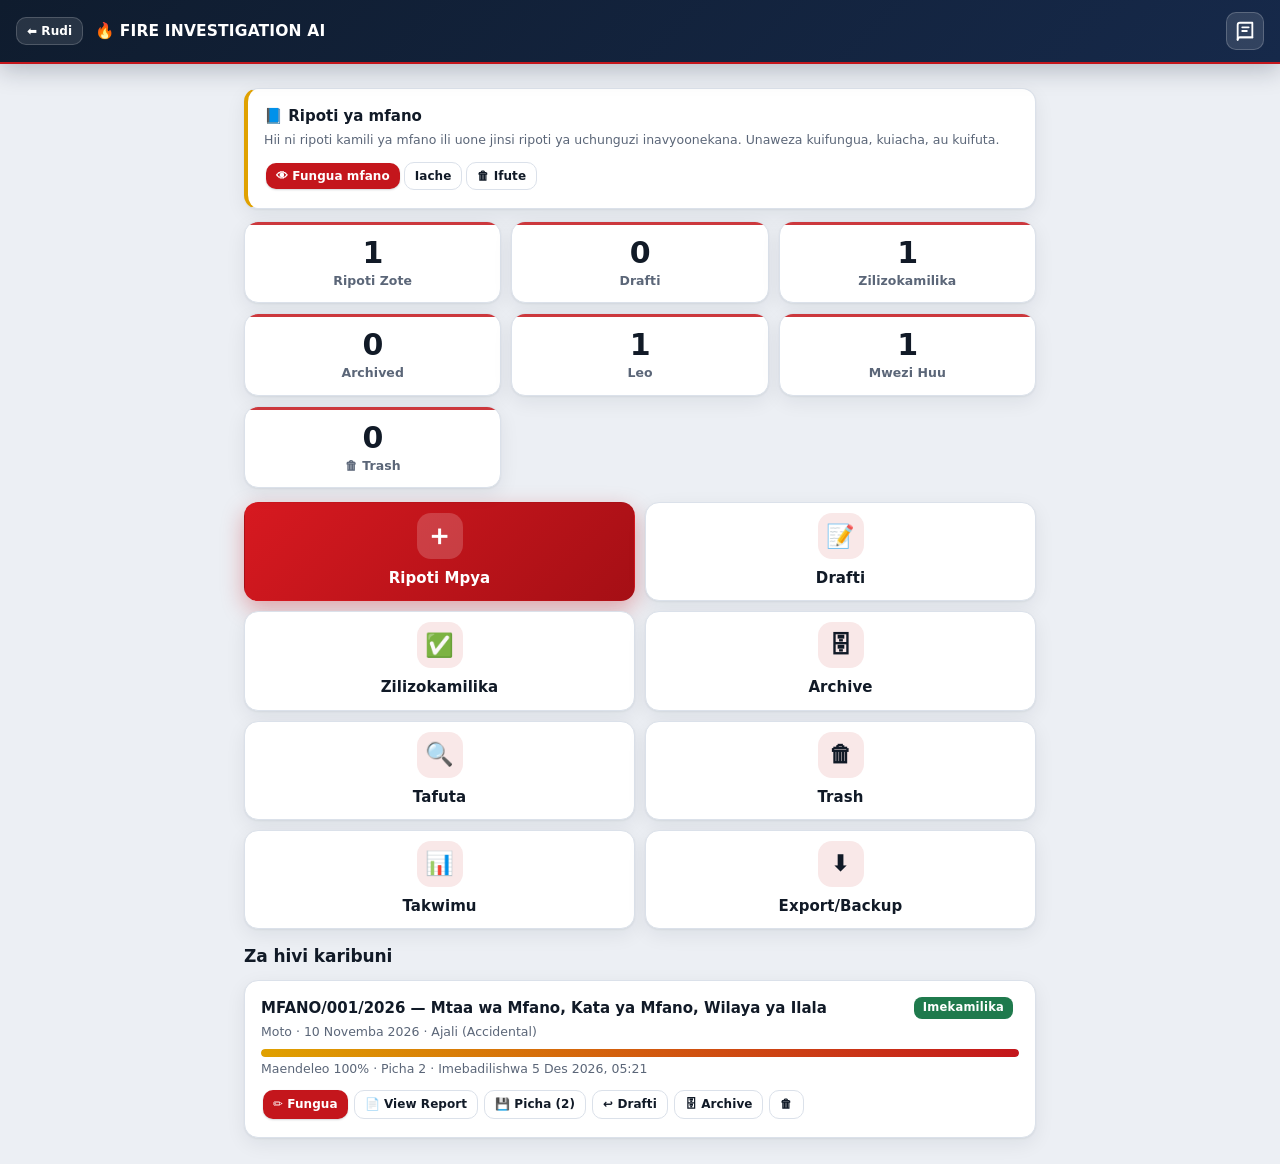
<file: incident-search.html>
<!DOCTYPE html><html lang="sw"><head><meta charset="utf-8"><meta name="viewport" content="width=device-width,initial-scale=1,viewport-fit=cover"><title>Fire Investigation AI</title>
<style>
:root{--bg:#f1f2f4;--c:#fff;--t:#161c24;--m:#667085;--p:#b3202a;--n:#1b2a3a;--b:#d8dce2;--a:#e0a100;color-scheme:light}
@media(prefers-color-scheme:dark){:root{--bg:#0f141a;--c:#18202a;--t:#e8ecf1;--m:#98a2b3;--p:#e5484d;--n:#0a0e13;--b:#2a3440;color-scheme:dark}}
*{box-sizing:border-box}body{margin:0;font:15px/1.5 system-ui,sans-serif;background:var(--bg);color:var(--t)}
header{background:var(--n);color:#fff;padding:10px 12px;display:flex;gap:8px;align-items:center;border-bottom:4px solid var(--p)}header b{flex:1}
button{font:inherit;border:0;border-radius:6px;padding:9px 14px;background:var(--p);color:#fff;font-weight:600;cursor:pointer;margin:2px}button.g{background:var(--c);color:var(--t);border:1px solid var(--b)}button.s{padding:4px 10px;font-size:12px}
nav{display:flex;max-width:820px;margin:8px auto 0;padding:0 12px;gap:4px}nav button{flex:1;padding:9px 4px;font-size:13px}nav .on{background:var(--n);color:#fff}
main{max-width:820px;margin:0 auto;padding:12px}.card{background:var(--c);border:1px solid var(--b);border-radius:8px;padding:14px;margin-bottom:12px}
h3{margin:6px 0 10px}small{color:var(--m)}input,textarea{width:100%;padding:10px;border:1px solid var(--b);border-radius:6px;background:var(--bg);color:var(--t);font:inherit;margin:6px 0}
.bar{height:7px;background:var(--b);border-radius:4px;overflow:hidden}.bar i{display:block;height:100%;background:var(--p)}
.al{border-left:4px solid var(--a);background:var(--bg);padding:7px 11px;margin:8px 0;border-radius:0 6px 6px 0;font-size:13px}.al.r{border-color:var(--p)}
.row{border-top:1px solid var(--b);padding:7px 0;display:flex;gap:8px;justify-content:space-between}.row div{flex:1}
.tag{padding:2px 10px;border-radius:10px;color:#fff;background:var(--p);font-size:12px}
.bub{padding:9px 12px;border-radius:12px;margin:6px 0;max-width:88%;font-size:14px;white-space:normal}.bub.u{background:var(--n);color:#fff;margin-left:auto}.bub.a{background:var(--bg);border:1px solid var(--b)}
img.th{width:100%;max-height:220px;object-fit:cover;border-radius:6px}
.pill{display:inline-block;padding:1px 8px;border-radius:9px;font-size:11px;font-weight:700;color:#fff;background:var(--m);margin-right:6px}.pill.h{background:var(--p)}.pill.m{background:var(--a);color:#000}.pill.l{background:#2f7d4f}
.chk{display:flex;gap:8px;padding:5px 0;border-top:1px solid var(--b);font-size:13px}.chk i{font-style:normal;width:20px;flex:none}
details.dt{border-top:1px solid var(--b);padding:6px 0}details.dt summary{cursor:pointer}.ev{font-size:12px;color:var(--m);margin:3px 0 3px 8px}
.kv{display:grid;grid-template-columns:repeat(3,1fr);gap:8px;text-align:center}.kv div{background:var(--bg);border-radius:6px;padding:8px}.kv b{display:block;font-size:20px;color:var(--p)}
.chips{display:flex;flex-wrap:wrap;gap:2px;margin:2px 0 6px}
body.rv>*:not(#rp){display:none!important}@media print{.np,#rp .tb{display:none!important}}
header b{white-space:nowrap;overflow:hidden;text-overflow:ellipsis}header button{white-space:nowrap}
.tiles{display:grid;grid-template-columns:repeat(3,1fr);gap:10px;margin-bottom:14px}
.tile{display:flex;flex-direction:column;align-items:center;justify-content:center;gap:2px;background:var(--c);color:var(--m);border:1px solid var(--b);border-radius:20px;padding:16px 4px;margin:0;font-weight:500;font-size:13px;box-shadow:0 4px 14px rgba(0,0,0,.06)}
.tile b{font-size:34px;line-height:1.1;color:var(--p);font-weight:800}
.acts{display:grid;grid-template-columns:1fr 1fr;gap:12px;margin-bottom:14px}
.act{display:flex;flex-direction:column;align-items:center;justify-content:center;gap:6px;min-height:92px;margin:0;border-radius:22px;background:var(--c);color:var(--t);border:1px solid var(--b);font-size:17px;font-weight:700;box-shadow:0 3px 10px rgba(0,0,0,.05)}
.act i{font-style:normal;font-size:30px;line-height:1}.act.pri{background:var(--p);color:#fff;border-color:var(--p)}
.lc .lt{display:flex;gap:8px;justify-content:space-between;align-items:center}.ab{display:flex;flex-wrap:wrap;gap:2px;margin-top:8px}
.fl{margin-bottom:10px}.fl .on{background:var(--n);color:#fff}
.fb{display:inline-block;padding:9px 14px;border-radius:6px;background:var(--c);color:var(--t);border:1px solid var(--b);font-weight:600;cursor:pointer;margin:2px}
.mb{display:flex;gap:6px;align-items:flex-end;height:130px;margin:8px 0}.mb div{flex:1;display:flex;flex-direction:column;align-items:center;justify-content:flex-end;text-align:center}.mb i{display:block;width:100%;background:var(--p);border-radius:4px 4px 0 0;min-height:2px}
#toast{position:fixed;left:50%;bottom:24px;transform:translateX(-50%);background:#111;color:#fff;padding:10px 16px;border-radius:20px;font-size:14px;opacity:0;pointer-events:none;transition:opacity .2s;z-index:99;max-width:90vw;text-align:center}#toast.show{opacity:1}

.bk{width:38px;height:38px;padding:0!important;display:inline-flex;align-items:center;justify-content:center;border-radius:10px!important;flex:none;background:var(--p)!important;color:#fff!important}.bk svg{width:22px;height:22px}
.ln details{background:var(--c);border:1px solid var(--b);border-radius:10px;margin-bottom:10px;padding:0 14px}.ln summary{cursor:pointer;font-weight:700;padding:13px 0;list-style:none}.ln summary::-webkit-details-marker{display:none}.ln summary::after{content:"＋";float:right;color:var(--p)}.ln details[open] summary::after{content:"－"}
.ln details>div{padding:0 0 12px;font-size:14px}.ln ul{padding-left:20px;margin:6px 0}.ln li{margin:4px 0}.ln .ky{border-left:4px solid var(--p);background:var(--bg);padding:8px 11px;margin:8px 0;border-radius:0 6px 6px 0;font-size:13px}
.ln .qz button{display:block;width:100%;text-align:left;background:var(--c);color:var(--t);border:1px solid var(--b);margin:5px 0}.ln .qz button.ok{background:#2f7d4f;color:#fff}.ln .qz button.bad{background:var(--p);color:#fff}
/* ===== Ripoti kwa muundo wa PDF ===== */
#rp{background:#d9dce1;padding:0 0 30px;min-height:100vh;color:#111;font:14px/1.55 Arial,Helvetica,sans-serif}
#rp .tb{position:sticky;top:0;z-index:5;display:flex;gap:6px;flex-wrap:wrap;justify-content:center;padding:8px;background:#1b2a3a}
#rp button{margin:2px}
.pg{background:#fff;max-width:794px;margin:16px auto;padding:0 46px 40px;box-shadow:0 4px 22px rgba(0,0,0,.28);color:#1d2530;font:13.5px/1.65 Segoe UI,Helvetica,Arial,sans-serif;position:relative}
.pg::before{content:"";display:block;height:7px;margin:0 -46px;background:linear-gradient(90deg,#1b2a3a 0,#1b2a3a 55%,#b3202a 55%,#b3202a 85%,#e0a100 85%)}
.pg .rh{display:flex;justify-content:space-between;font-size:10px;letter-spacing:.08em;text-transform:uppercase;color:#7a8594;border-bottom:1px solid #e1e5ea;padding:14px 0 8px}
.pg .hd0{text-align:center;margin:28px 0 24px}.pg .band{width:64px;height:3px;background:#b3202a;margin:0 auto 16px;border-radius:2px}
.pg .org{font-size:11.5px;letter-spacing:.24em;color:#b3202a;font-weight:700}
.pg .t4{font-family:Georgia,Times New Roman,serif;font-size:26px;line-height:1.25;color:#1b2a3a;margin:12px 0 12px;font-weight:700}
.pg .sub{display:inline-block;font-size:10px;letter-spacing:.22em;text-transform:uppercase;color:#fff;background:#1b2a3a;padding:4px 14px;border-radius:12px}
.pg .meta{display:grid;grid-template-columns:1fr 1fr;gap:1px;background:#dfe3e9;border:1px solid #dfe3e9;border-radius:10px;overflow:hidden}
.pg .meta div{background:#f9fafb;padding:10px 14px}.pg .meta .f{grid-column:1/-1}
.pg .meta small{display:block;font-size:9.5px;letter-spacing:.14em;text-transform:uppercase;color:#7a8594;font-weight:700;margin-bottom:2px}
.pg .meta b{font-weight:600;color:#1b2a3a;font-size:14px;word-break:break-word}
.pg .chip{font-style:normal;display:inline-block;padding:2px 12px;border-radius:12px;font-weight:700;font-size:12.5px}
.pg .chip.wip{background:#fff3d6;color:#7a5600;border:1px solid #e0a100}.pg .chip.ok{background:#e3f4ea;color:#1d6b3f;border:1px solid #2f7d4f}
.pg h2{display:flex;align-items:center;gap:10px;font-family:Georgia,Times New Roman,serif;font-size:16.5px;color:#1b2a3a;margin:30px 0 10px;padding-bottom:7px;border-bottom:1.5px solid #1b2a3a;text-transform:none;letter-spacing:.01em;font-weight:700}
.pg h2 .n{display:inline-flex;align-items:center;justify-content:center;flex:none;min-width:26px;height:26px;border-radius:50%;background:#b3202a;color:#fff;font:700 13px Arial,sans-serif}
.pg p{margin:8px 0;text-align:justify;hyphens:auto}
.pg ul{list-style:none;padding:0;margin:8px 0}.pg li{position:relative;padding-left:20px;margin:6px 0}
.pg li::before{content:"";position:absolute;left:4px;top:.62em;width:7px;height:7px;border-radius:50%;background:#b3202a}
.pg table{width:100%;border-collapse:separate;border-spacing:0;margin:12px 0;border:1px solid #d6dbe2;border-radius:10px;overflow:hidden}
.pg th,.pg td{padding:9px 13px;border-bottom:1px solid #e6e9ee;text-align:left;vertical-align:top;font-size:13px;background:#fff;color:#1d2530}
.pg tr:last-child>*{border-bottom:0}.pg tr:nth-child(even)>td{background:#f7f8fa}
.pg th{background:#f1f3f6;color:#1b2a3a;width:34%;font-weight:700}
.pg table.t2 th{width:50%}.pg table.t2 tr:first-child th{background:#1b2a3a;color:#fff;font-size:10.5px;letter-spacing:.12em;text-transform:uppercase}
.pg .sg td{height:38px}.pg .sg td.mu{height:96px}
.pg .ph{display:grid;grid-template-columns:1fr 1fr;gap:12px}.pg .ph figure{margin:0;border:1px solid #d6dbe2;border-radius:10px;padding:8px;font-size:12px;background:#fafbfc}
.pg .ph img{width:100%;max-height:270px;object-fit:cover;display:block;border-radius:6px}
.pg .ft{margin-top:34px;padding-top:10px;border-top:1px solid #e1e5ea;text-align:center;font-size:10px;letter-spacing:.1em;text-transform:uppercase;color:#98a2b3}
@media(max-width:600px){.pg{padding:0 18px 30px}.pg::before{margin:0 -18px}.pg .t4{font-size:22px}.pg p{text-align:left}}
@media print{body{background:#fff}#rp{background:#fff;padding:0;min-height:0}.pg{box-shadow:none;margin:0;padding:0;max-width:none}.pg::before{margin:0}.pg .rh{display:none!important}.pg h2,.pg table,.pg tr,.pg figure,.pg .meta{break-inside:avoid}.pg h2{break-after:avoid}.pg h2.pb{break-before:page}}
@page{size:A4;margin:20mm 16mm 18mm;@bottom-right{content:"Ukurasa " counter(page);font:9px Arial,sans-serif;color:#555}}
.wa{display:block;width:100%;margin:0 0 12px;padding:18px 12px;border-radius:22px;background:#25d366;color:#04210f;font-size:18px;font-weight:800;box-shadow:0 3px 10px rgba(0,0,0,.08)}
.rl{font-size:13px;letter-spacing:.08em;color:var(--m);font-weight:700;margin:2px 2px 10px}.rg{display:grid;grid-template-columns:1fr 1fr;gap:12px}
.del{display:block;width:100%;margin:14px 0 0;padding:16px;border-radius:20px;background:rgba(229,72,77,.12);color:var(--p);border:1.5px solid var(--p);font-size:17px;font-weight:700}
/* ===== MUONEKANO MPYA (kitaalamu & wa kisasa) — mantiki ya mfumo haijaguswa ===== */
:root{--bg:#eceff4;--c:#fff;--t:#111a27;--m:#5b6678;--p:#c4161c;--n:#0f1c2e;--b:#dbe1ea;--a:#e0a100;--ok:#1f7a4d;--r:14px;--sh:0 1px 2px rgba(15,28,46,.06),0 6px 20px rgba(15,28,46,.07);--ring:0 0 0 3px rgba(196,22,28,.28)}
@media(prefers-color-scheme:dark){:root{--bg:#0b1119;--c:#141d2a;--t:#e9eef5;--m:#97a3b6;--p:#ef4a4f;--n:#0b1119;--b:#25313f;--sh:0 1px 2px rgba(0,0,0,.4),0 8px 24px rgba(0,0,0,.35);--ring:0 0 0 3px rgba(239,74,79,.35)}}
html{-webkit-text-size-adjust:100%}
body{font:15px/1.55 "Inter","Segoe UI",system-ui,-apple-system,Roboto,sans-serif;-webkit-font-smoothing:antialiased;padding-bottom:env(safe-area-inset-bottom)}
header{position:sticky;top:0;z-index:20;padding:calc(10px + env(safe-area-inset-top)) 14px 10px;gap:10px;background:linear-gradient(135deg,#0f1c2e 0,#16294a 100%);border-bottom:0;box-shadow:0 2px 0 var(--p),0 8px 24px rgba(15,28,46,.25)}
header b{font-size:15.5px;font-weight:700;letter-spacing:.01em}
button{border-radius:10px;padding:10px 16px;font-weight:600;letter-spacing:.005em;box-shadow:0 1px 2px rgba(15,28,46,.18);transition:transform .12s,box-shadow .12s,background .12s,filter .12s;-webkit-tap-highlight-color:transparent}
button:hover{filter:brightness(1.06)}button:active{transform:scale(.97);box-shadow:none}
button:focus-visible,input:focus-visible,textarea:focus-visible,summary:focus-visible{outline:0;box-shadow:var(--ring)}
button.g{background:var(--c);color:var(--t);border:1px solid var(--b);box-shadow:none}
header button.g{background:rgba(255,255,255,.1);color:#fff;border:1px solid rgba(255,255,255,.18)}
header button:not(.g):not(.bk){background:var(--p)}
.bk{background:rgba(255,255,255,.12)!important;border:1px solid rgba(255,255,255,.2)!important;box-shadow:none!important}
nav{max-width:820px;margin:12px auto 0;padding:0 14px}
nav:not(:empty){background:transparent}
nav button{background:var(--c);color:var(--m);border:1px solid var(--b);box-shadow:none;border-radius:10px;font-size:13px;font-weight:600}
nav button.on{background:var(--n);color:#fff;border-color:var(--n);box-shadow:0 3px 10px rgba(15,28,46,.25)}
@media(prefers-color-scheme:dark){nav button.on{background:var(--p);border-color:var(--p)}}
main{padding:14px}
.card{border-radius:var(--r);border:1px solid var(--b);box-shadow:var(--sh);padding:16px}
h3{font-size:17px;font-weight:700;letter-spacing:-.005em;color:var(--t)}
small{color:var(--m);font-size:12.5px}
input,textarea,select{border-radius:10px;border:1.5px solid var(--b);padding:11px 12px;background:var(--c);transition:border-color .15s,box-shadow .15s}
input:focus,textarea:focus{border-color:var(--p);box-shadow:var(--ring);outline:0}
.bar{height:8px;border-radius:8px;background:color-mix(in srgb,var(--b) 80%,transparent)}.bar i{border-radius:8px;background:linear-gradient(90deg,#e0a100,var(--p));transition:width .4s}
.tiles{gap:10px}
.tile{border-radius:var(--r);padding:14px 4px 12px;background:var(--c);border:1px solid var(--b);box-shadow:var(--sh);position:relative;overflow:hidden;font-size:12.5px;font-weight:600;color:var(--m)}
.tile::before{content:"";position:absolute;left:0;right:0;top:0;height:3px;background:var(--p);opacity:.85}
.tile b{font-size:30px;font-weight:800;color:var(--t);letter-spacing:-.02em}
.acts{gap:10px}
.act{border-radius:var(--r);min-height:96px;gap:8px;font-size:15px;font-weight:700;box-shadow:var(--sh);border:1px solid var(--b)}
.act i{width:46px;height:46px;border-radius:14px;display:flex;align-items:center;justify-content:center;font-size:23px;background:color-mix(in srgb,var(--p) 10%,var(--c))}
.act.pri{background:linear-gradient(135deg,#d71920,#a50f15);border-color:transparent;box-shadow:0 8px 22px rgba(196,22,28,.35)}
.act.pri i{background:rgba(255,255,255,.18);color:#fff;font-size:28px}
.wa{border-radius:var(--r);padding:16px;font-size:16px;background:linear-gradient(135deg,#2bd96b,#1fb956);box-shadow:0 6px 18px rgba(37,211,102,.3)}
.del{border-radius:var(--r);padding:14px;font-size:15px;box-shadow:none}
.rl{font-size:12px;letter-spacing:.06em}
.rg{gap:10px}
.pill{border-radius:8px;padding:2px 9px;font-size:11.5px;letter-spacing:.02em}
.pill.l{background:var(--ok)}
.tag{border-radius:8px}
.chips button{border-radius:999px}
.fl .on{background:var(--n);color:#fff}
@media(prefers-color-scheme:dark){.fl .on{background:var(--p)}}
.al{border-radius:0 10px 10px 0;border-left-width:4px;background:color-mix(in srgb,var(--a) 8%,var(--c))}
.al.r{background:color-mix(in srgb,var(--p) 8%,var(--c))}
.row{padding:9px 0}
.bub{border-radius:16px;padding:10px 14px;line-height:1.5}.bub.u{background:linear-gradient(135deg,#16294a,#0f1c2e);border-bottom-right-radius:5px}.bub.a{background:var(--c);border-bottom-left-radius:5px;box-shadow:0 1px 2px rgba(15,28,46,.06)}
.kv{gap:10px}.kv div{border-radius:12px;background:color-mix(in srgb,var(--bg) 70%,var(--c));border:1px solid var(--b);padding:12px 6px}.kv b{font-size:24px;font-weight:800;color:var(--t)}
.mb i{border-radius:6px 6px 0 0;background:linear-gradient(180deg,var(--p),#8f0f14)}
img.th{border-radius:12px}
.ln details{border-radius:var(--r);box-shadow:var(--sh);border:1px solid var(--b)}.ln summary{font-weight:700}
.ln .ky{border-radius:0 10px 10px 0;background:color-mix(in srgb,var(--p) 7%,var(--c))}
.ln .qz button{border-radius:10px;box-shadow:none}
#toast{background:var(--n);border:1px solid rgba(255,255,255,.14);border-radius:12px;padding:12px 18px;box-shadow:0 10px 30px rgba(0,0,0,.35);bottom:calc(24px + env(safe-area-inset-bottom))}
::selection{background:rgba(196,22,28,.2)}
@media(max-width:380px){.tiles{grid-template-columns:repeat(2,1fr)}header b{font-size:14px}}
@media(prefers-reduced-motion:reduce){*{transition:none!important;animation:none!important}}
</style><style>
.rin{margin-top:18px}.rin .pg{margin:12px auto;padding:0 18px 28px;max-width:794px;overflow-x:auto;border-radius:6px}.rin .pg::before{margin:0 -18px}.rin .pg *{max-width:100%}.rin .pg img{height:auto}
@media(min-width:700px){.rin .pg{padding:0 40px 36px}.rin .pg::before{margin:0 -40px}}
.ln .lhero{background:linear-gradient(135deg,#1b2a3a,#b3202a);color:#fff;border-radius:16px;padding:16px;margin-bottom:12px}.ln .lhero h3{margin:0 0 4px;color:#fff}.ln .lhero small{color:rgba(255,255,255,.85)}
.ln .lpb{height:8px;border-radius:6px;background:rgba(255,255,255,.25);margin:10px 0 6px;overflow:hidden}.ln .lpb i{display:block;height:100%;background:#ffc94d;border-radius:6px;transition:width .3s}
.ln .mh{display:flex;gap:10px;align-items:center;margin:18px 2px 8px}.ln .mh>span{font-size:26px;width:44px;height:44px;border-radius:12px;background:color-mix(in srgb,var(--p) 12%,var(--c));display:flex;align-items:center;justify-content:center}.ln .mh small{display:block;color:var(--p);font-weight:700;letter-spacing:.08em;font-size:11px}.ln .mh b{font-size:17px}
.ln details.lsn{border-left:4px solid var(--p)}.ln details.lsn.dn{border-left-color:#2f7d4f}.ln details.lsn[hidden]{display:none}
.ln summary{display:flex!important;gap:10px;align-items:center}.ln summary::after{margin-left:auto}.ln .li{font-size:22px;flex:none}.ln .lt2{display:flex;flex-direction:column;line-height:1.3}.ln .lt2 small{font-weight:400;color:var(--m);font-size:11.5px}
.ln table{width:100%;border-collapse:collapse;font-size:13px;margin:8px 0}.ln th,.ln td{border:1px solid var(--b);padding:6px 8px;text-align:left}.ln th{background:color-mix(in srgb,var(--p) 8%,var(--c))}
.ln .wn{border-left:4px solid #e0a100;background:rgba(224,161,0,.12);padding:8px 11px;margin:8px 0;border-radius:0 10px 10px 0;font-size:13px}
.ln .lrb.dn{background:#2f7d4f;color:#fff}.ln .lm[hidden]{display:none}
.ln .qz{margin-bottom:14px;padding-bottom:10px;border-bottom:1px dashed var(--b)}.ln .qx{font-size:13px;padding:8px 10px;margin-top:6px;border-radius:8px;background:color-mix(in srgb,var(--p) 8%,var(--c))}.ln .qs{display:block;margin:6px 0 12px;color:var(--p)}
</style></head><body>
<header id="hd"></header>
<nav id="tabs"></nav><main id="m"></main><div id="rp" hidden></div><div id="toast"></div>
<script>
const $=s=>document.querySelector(s),esc=s=>String(s??'').replace(/[&<>"]/g,c=>({'&':'&amp;','<':'&lt;','>':'&gt;','"':'&quot;'}[c]));
const ST=['Taarifa za msingi','Eneo na jengo','Muda na taarifa','Asili ya moto','Mfumo wa umeme','Gesi, kemikali, mlipuko','Mashahidi','Ulinzi na kikosi','Madhara','Ushahidi','Nadharia','Hitimisho'];
const YN=['y:Ndiyo','n:Hapana','u:Haijulikani'],CAT=['acc:Accidental (ajali)','nat:Natural (asili)','inc:Incendiary (makusudi)'],STS=['sup:Inaungwa mkono','unk:Haijathibitika','ref:Imekanushwa'];
const E=/umeme|soketi|nyaya|waya|fuse|breaker|transfoma|kompyuta|chaja|friji|pasi|arcing/,X=/mlipuko|ililipuka|ulilipuka|bomu/,G=/gesi|lpg|petroli|dizeli|mafuta|kemikali|jenereta|spiriti|mtungi/;
const no=v=>!v||/^(hakuna|haijulikani|-)?$/i.test(String(v).trim());
// [id,hatua,lebo,swali,aina,chaguo,onyesha(A,T)]
const QS=[
['story',0,'Maelezo ya tukio','Elezea tukio kwa maneno yako (nani, wapi, lini, ulichoona). AI itachukua taarifa na kupunguza maswali.','x'],
['ref',0,'Namba ya uchunguzi','Namba ya uchunguzi ni ipi?','t'],
['type',0,'Aina ya tukio','Aina ya tukio ni ipi?','s',['fire:Moto','exp:Mlipuko','road:Ajali ya barabarani','oth:Nyingine']],
['date',0,'Tarehe','Tukio lilitokea tarehe ngapi?','d'],['time',0,'Muda wa tukio','Muda wa tukio (saa)?','tm'],
['loc',0,'Eneo','Eneo la tukio (mtaa, kata, wilaya)?','t'],['owner',0,'Mmiliki/mkazi','Mmiliki au mkazi wa eneo ni nani?','t'],['inv',0,'Mchunguzi','Jina na cheo cha mchunguzi (mfano: Herman Sade, Fire Constable)?','t'],['idate',0,'Tarehe ya uchunguzi','Uchunguzi ulifanyika tarehe ngapi?','d'],['itime',0,'Muda wa uchunguzi','Muda wa uchunguzi (mfano: Saa 1:10 hadi saa 9:30)?','t'],
['struct',1,'Jengo/eneo','Eleza jengo au eneo lililoungua (ujenzi, paa, ukubwa, matumizi).','x'],
['reporter',2,'Taarifa','Nani alitoa taarifa, na moto uligunduliwaje?','x'],
['started',2,'Moto ulianza (kadirio)','Moto unakadiriwa kuanza saa ngapi?','tm'],['seen',2,'Ulionekana','Moto/moshi ulionekana kwanza saa ngapi?','tm'],['arr',2,'Kikosi kilifika','Kikosi cha kwanza kilifika saa ngapi?','tm'],
['area',3,'Area of Origin','Moto ulianzia eneo/chumba gani hasa (ukuta, kona, sakafu)?','x'],
['pat',3,'Fire patterns','Eleza fire patterns: V-pattern, kina cha makaa, sehemu iliyoharibika zaidi na isiyoathirika.','x'],
['ign',3,'Chanzo cha joto','Chanzo cha joto kinachodhaniwa ni kipi?','x'],['firstmat',3,'Kilichowaka kwanza','Kitu gani kiliwaka kwanza?','t'],
['spread',3,'Kuenea','Moto ulienea vipi (njia, kasi, vizuizi)?','x'],['multi',3,'Asili nyingi','Kuna maeneo mengi tofauti ya kuanzia moto?','s',YN],
['e1',4,'Mfumo wa umeme','Hali ya soketi, nyaya, breaker/fuse na vifaa vilivyounganishwa ilikuwaje? Kuna alama za arcing au waya kuyeyuka?','x',0,(A,T)=>E.test(T)],
['e3',4,'Hitilafu kabla','Kulikuwa na umeme kuzimika, surge au harufu ya kuungua kabla ya tukio?','s',YN,(A,T)=>E.test(T)],
['g1',5,'Gesi/mafuta/kemikali','Gesi, mafuta au kemikali zipi zilikuwepo na zilihifadhiwa vipi? Kulikuwa na harufu?','x',0,(A,T)=>G.test(T)],
['x1',5,'Mlipuko','Mlipuko ulisikika kabla au baada ya moto? Kuta/madirisha vilitupwa ndani au nje?','x',0,(A,T)=>X.test(T)],
['accel',5,'Kichocheo','Kuna dalili za kichocheo (harufu, madoa, mabaki ya ignitable liquid)?','s',YN],
['w1',6,'Shahidi','Jina na nafasi ya shahidi mkuu (au "hakuna")?','t'],
['w2',6,'Ushuhuda','Shahidi alikuwa wapi, na aliona au alisikia nini (pamoja na jambo lisilo la kawaida)?','x',0,A=>!no(A.w1)],
['prot',7,'Mifumo ya ulinzi','Alarm, sprinkler au vizima moto vilikuwepo na vilifanya kazi?','s',YN],
['crew',7,'Kikosi','Idadi ya magari/wafanyakazi, hali walipofika, mbinu, muda wa kuzima?','x'],
['cas',8,'Majeruhi/vifo','Kulikuwa na majeruhi au vifo?','s',YN],
['cas2',8,'Hali ya majeruhi','Walikuwa wapi tukio linaanza, na walipatikana katika hali gani?','x',0,A=>A.cas=='y'],
['prop',8,'Mali na hasara','Mali iliyoharibika, makadirio ya hasara na madhara kwa mazingira?','x'],
['ev',9,'Vielelezo','Orodhesha vielelezo (kitu, kilipopatikana, aliyekusanya, mahali pa kuhifadhi). Pakia picha kwenye tab ya Picha.','x'],
['evp',9,'Picha mahali pake','Vielelezo vilipigwa picha mahali pake kabla ya kuguswa?','s',YN],['lab',9,'Maabara','Vimepelekwa maabara/mtaalamu?','s',YN],
['h1',10,'Nadharia 1','Nadharia ya kwanza ya chanzo cha moto ni ipi?','x'],['h1c',10,'Aina (1)','Aina ya nadharia hii?','s',CAT,0,A=>A.h1],
['h1s',10,'Ushahidi unaounga (1)','Ushahidi gani unaiunga mkono?','x',0,A=>A.h1],['h1a',10,'Ushahidi unaopinga (1)','Ushahidi unaoipinga (au "hakuna")?','x',0,A=>A.h1],
['h1t',10,'Hali (1)','Hali ya nadharia baada ya kuijaribu dhidi ya ushahidi wote?','s',STS,0,A=>A.h1],
['h2',10,'Nadharia 2','Nadharia mbadala ni ipi? (au "hakuna")','x'],['h2c',10,'Aina (2)','Aina ya nadharia hii?','s',CAT,0,A=>!no(A.h2)],
['h2s',10,'Ushahidi unaounga (2)','Ushahidi unaounga mkono?','x',0,A=>!no(A.h2)],['h2a',10,'Ushahidi unaopinga (2)','Ushahidi unaopinga?','x',0,A=>!no(A.h2)],
['h2t',10,'Hali (2)','Hali ya nadharia hii?','s',STS,0,A=>!no(A.h2)],
['concl',11,'Hitimisho','Hitimisho lako kama mchunguzi ni lipi?','x'],['rec',11,'Mapendekezo','Mapendekezo ya kuzuia na usalama?','x']];

// ===== MASWALI YANAYOENDANA NA TUKIO =====
const CX=A=>((A.story||'')+' '+(A.struct||'')+' '+(A.loc||'')+' '+(A.owner||'')).toLowerCase().replace(/(ma)?gari (la|ya) (zima\w*|kuzim\w*|wagonjwa|polisi|uokoaji)/g,''),
hr=t=>t?+String(t).slice(0,2):-1,
WDR=/msitu|nyasi|porini|shamba|mashamba|kichaka|nyika/,VHR=/\b(ma)?gari\b|daladala|mabasi|abiria|pikipiki|bajaji|guta|\blori\b|malori|trela|treni|ndege|\bboti\b|\bmeli\b/,CMR=/soko|duka|biashara|kiwanda|ghala|stoo|hoteli|\bbar\b|mgahawa|shule|hospitali|zahanati|ofisi|kanisa|msikiti|benki|kituo|supermarket|karakana/,RES=/nyumba|makazi|chumba|nyumbani/;
const KD=A=>{const t=CX(A),y=A.type;if(y=='road')return'road';if(y=='exp')return'exp';if(WDR.test(t))return'wild';if(VHR.test(t)&&!RES.test(t))return'veh';if(CMR.test(t)&&!RES.test(t))return'com';return'res'};
const nr=A=>A.type!='road'||/moto|kuwaka|kuungua|iliwaka|ilishika/.test(CX(A));
const vf=(id,f)=>{const q=QS.find(x=>x[0]==id);if(!q)return;const o=q[6]||q[7];q[6]=o?(A,T)=>f(A,T)&&o(A,T):f;q[7]=undefined},ov=(id,f)=>{const q=QS.find(x=>x[0]==id);if(q){q[6]=f;q[7]=undefined}},
add=(after,L)=>{const i=QS.findIndex(x=>x[0]==after);QS.splice(i+1,0,...L)};
add('struct',[
['veh',1,'Magari/vyombo vilivyohusika','Eleza chombo au magari yaliyohusika (aina, namba ya usajili, hali ya kila moja, mwelekeo).','x',0,A=>['road','veh'].includes(KD(A))],
['road',1,'Hali ya barabara na mazingira','Eleza hali ya barabara (lami au vumbi, mashimo, kona, alama), hali ya hewa na mwanga wakati wa tukio.','x',0,A=>KD(A)=='road'],
['occ',1,'Matumizi ya eneo na watu','Eneo lilitumikaje (biashara, kiwanda, shule n.k.)? Vitu vilivyohifadhiwa, idadi ya watu waliokuwepo na njia za kutoroka?','x',0,A=>KD(A)=='com'],
['wild',1,'Eneo la porini','Eleza uoto, ukubwa wa eneo lililoungua, upepo au ukame, na umbali kutoka makazi.','x',0,A=>KD(A)=='wild']]);
add('arr',[
['night',2,'Tukio la usiku','Tukio lilitokea usiku. Watu walikuwa wamelala? Waliamshwa vipi na walitoka vipi?','x',0,A=>!['road','wild'].includes(KD(A))&&(hr(A.time)>=21||(hr(A.time)>=0&&hr(A.time)<5))],
['delay',2,'Kuchelewa kufika','Kikosi kilifika baada ya zaidi ya dakika 15. Sababu ilikuwa nini (umbali, msongamano, njia, taarifa)?','x',0,A=>A.seen&&A.arr&&mn(A.arr)-mn(A.seen)>15]]);
add('multi',[
['rcause',3,'Sababu ya ajali','Sababu inayodhaniwa ni ipi (mwendo, uchovu au pombe, hitilafu ya gari, hali ya barabara, mtembea kwa miguu)? Ushahidi gani (alama za breki, mwendo, vipimo)?','x',0,A=>KD(A)=='road'],
['vfuel',3,'Mfumo wa gari','Moto ulianzia sehemu gani ya gari (injini, betri, tanki, matairi, mzigo)? Hali ya matengenezo ilikuwaje?','x',0,A=>KD(A)=='veh']]);
add('accel',[
['expsrc',5,'Chanzo na dalili za mlipuko','Chanzo kinachodhaniwa ni kipi (mtungi, boiler, kemikali, tairi, kilipuzi)? Dalili zipi: shimo, vipande vilivyotupwa, umbali, uelekeo wa uharibifu?','x',0,A=>KD(A)=='exp']]);
['area','pat','ign','firstmat','spread','multi','accel','prot'].forEach(id=>vf(id,nr));
vf('struct',A=>!['road','wild','veh'].includes(KD(A)));
ov('x1',(A,T)=>A.type=='exp'||X.test(T));ov('g1',(A,T)=>A.type=='exp'||G.test(T)||KD(A)=='veh');
const STX={road:{1:'Magari na barabara',3:'Chanzo cha ajali',5:'Hatari nyingine'},exp:{3:'Asili ya mlipuko',5:'Mlipuko, gesi na kemikali'},wild:{1:'Eneo la tukio'},veh:{1:'Chombo kilichoungua'},com:{1:'Eneo na matumizi'}};
const stl=q=>{const m=STX[KD(S.a)];return(m&&m[q[1]])||ST[q[1]]};
const QM={};QS.forEach(q=>QM[q[0]]=q);
const LS='fiiai3';let S={a:{},aq:{},f:[],chat:[],tab:0,cur:null,n:0,msg:'',busy:0,view:'home',id:null,flt:'all',q:''};
const save=()=>sync();
const txt=()=>Object.values(S.a).join(' ').toLowerCase(),lbl=id=>QM[id]?QM[id][2]:'AI: swali la ziada',qt=id=>{const x=QM[id]?QM[id][3]:S.aq[id];return KD(S.a)=='road'?String(x).replace(/chanzo cha moto/g,'chanzo cha ajali'):x},mn=x=>x?+x.slice(0,2)*60+ +x.slice(3,5):0;
const dsp=(id,v)=>{const q=QM[id];if(q&&q[4]=='s'){const o=q[5].find(x=>x.split(':')[0]==v);return o?o.slice(o.indexOf(':')+1):v}return v||''};
const vis=q=>{const f=q[6]||q[7];return f?f(S.a,txt()):true};
// ===== INJINI YA AI YA NDANI =====
function ext(v){const t=v.toLowerCase(),a=S.a,set=(k,x)=>{if(x&&!(k in a)){a[k]=x;(S.auto=S.auto||{})[k]=1}};
let m=t.match(/saa\s*(\d{1,2})[:.](\d{2})/);if(m)set('time',m[1].padStart(2,'0')+':'+m[2]);
m=v.match(/\d{4}-\d{2}-\d{2}/);if(m)set('date',m[0]);
m=v.match(/(mtaa wa|kata ya|eneo la|wilaya ya)\s+[A-Za-zÀ-ÿ]+/i);if(m)set('loc',m[0]);
if(/majeruhi|kifo|amefariki|wamefariki|maiti/.test(t))set('cas','y');else if(/hakuna (majeruhi|kifo)/.test(t))set('cas','n');
if(X.test(t))set('type','exp');else if(/moto|iliungua|uliwaka/.test(t))set('type','fire');
if(/hakuna (mashahidi|shahidi)/.test(t))set('w1','hakuna');
const sn=v.split(/[.!?\n]+/),fs=re=>(sn.find(x=>re.test(x.toLowerCase()))||'').trim();
set('area',fs(/ulianzia|ulianza|ulionekana kwanza|chumbani|jikoni|sebuleni|stoo|ofisini/));set('ign',fs(/chanzo cha joto|cheche|short|sigara|mshumaa|jenereta/));set('spread',fs(/ulienea|ulisambaa/));set('reporter',fs(/piga simu|walipiga|aliripoti|waliripoti|taarifa ilitolewa|\b112\b|\b114\b/))}
// ===== UBONGO: INJINI YA UCHAMBUZI (toleo lililoboreshwa) =====
const CATN={acc:'Accidental (ajali)',nat:'Natural (asili)',inc:'Incendiary (makusudi)'};
const CAUS=[
{id:'ele',n:'Hitilafu ya umeme',cat:'acc',re:/umeme|soketi|nyaya|waya|short|arcing|surge|breaker|fuse|transfoma|sola|inverter|extension|kebo|wiring/,
 need:['Piga picha breaker/fuse box, soketi na waya kabla ya kuvigusa; usiwashe umeme tena.','Tafuta arc beads (shanga za kuyeyuka) na fanya arc mapping kutoka kwenye vifaa hadi panel.','Mkague fundi umeme ukiwa umezimwa; kusanya waya wenye beads kama vielelezo.','Thibitisha kama breaker ilitrip au fuse iliungua, na vifaa vipi vilikuwa vimeunganishwa.'],
 q:['Kulikuwa na mwanga kupepesa, umeme kukatika au harufu ya plastiki kuungua siku za karibu kabla ya moto?','Vifaa gani vilikuwa vimeunganishwa na vilitumika mara ya mwisho lini?'],
 rec:['Wiring ikaguliwe na fundi mwenye leseni; badilisha waya na soketi chakavu.','Tumia breaker/RCD zinazofaa na epuka kuunganisha vifaa vingi kwenye extension moja.','Chomoa vifaa visivyotumika, hasa usiku au unapoondoka.'],
 ref:'Hakuna arc beads/arcing kwenye mzunguko unaohusika, mzunguko ulikuwa umezimwa, au asili ya moto iko mbali na mfumo wa umeme.'},
{id:'coo',n:'Kupika / moto wazi',cat:'acc',re:/kupika|jiko|mkaa|kuni|mshumaa|taa ya mafuta|kandili|kibatari|moto wazi|mafuta ya kupikia/,
 need:['Linganisha eneo la jiko/moto wazi na area of origin kwa picha na vipimo.','Kagua kama jiko lilikuwa limewashwa (swichi, valvu, mkaa uliobaki) na mafuta yaliyokuwemo.','Tambua vitu vinavyoweza kuwaka vilivyokuwa karibu (pazia, mbao, nguo).'],
 q:['Nani aliondoka jikoni/eneo la moto wazi mwisho, na jiko lilikuwa limezimwa?','Kulikuwa na mafuta, mkaa au kuni karibu na jiko?'],
 rec:['Usiache jiko au moto wazi bila mtu; zima kabla ya kuondoka.','Weka vitu vinavyowaka mbali na jiko, mshumaa na taa za mafuta.','Wekeni kizima moto/blanketi la moto jikoni na wafundishe wakazi kuvitumia.'],
 ref:'Jiko lilikuwa limezimwa/halikutumika, au eneo la jiko halina fire patterns za asili ya moto.'},
{id:'gas',n:'Gesi / LPG',cat:'acc',re:/gesi|lpg|mtungi|valvu|regulator|hose/,
 need:['Tumia kipima gesi kabla ya kuingia; kagua mtungi, valvu, regulator na hose kwa uvujaji.','Rekodi mahali mtungi ulipowekwa, hali ya valvu (wazi/imefungwa) na umri wa hose.','Chunguza mwelekeo wa uharibifu wa kuta/madirisha na kituo cha mlipuko (kama upo).'],
 q:['Ulisikia harufu ya gesi kabla ya tukio? Mtungi ulibadilishwa lini na nani?','Jiko la gesi lilitumika mara ya mwisho lini?'],
 rec:['Kagua hose, valvu na regulator mara kwa mara; badilisha hose chakavu.','Weka mtungi mahali penye hewa na usiweke ndani ya chumba cha kulala.','Ukisikia harufu ya gesi: funga valvu, fungua madirisha, usiwashe taa/kiberiti na toka nje.'],
 ref:'Valvu ilikuwa imefungwa, hakuna uvujaji, mtungi uko salama na hakuna harufu/mlipuko wa awali.'},
{id:'cig',n:'Sigara / kiberiti',cat:'acc',re:/sigara|kiberiti|uvutaji|kitako|njiti|lighter|kibiriti/,
 need:['Tafuta vitako, ashtray na eneo la samani/godoro lenye makaa mazito zaidi.','Tafuta ushuhuda wa nani alivuta sigara, wapi na lini mara ya mwisho.','Kumbuka moto wa sigara kwa kawaida ni wa taratibu (smoldering) na huchukua muda mrefu kuanza.'],
 q:['Nani alivuta sigara eneo hilo na lini mara ya mwisho?','Kulikuwa na samani, godoro au zulia karibu na eneo la asili?'],
 rec:['Usivute sigara kitandani au ukiwa na usingizi; tumia ashtray salama.','Mwagia maji vitako kabla ya kuvitupa.'],
 ref:'Hakuna vitako/uvutaji uliothibitishwa, au muda na aina ya moto haviendani na smoldering.'},
{id:'inc',n:'Kichocheo / makusudi',cat:'inc',re:/petroli|dizeli|mafuta ya taa|kichocheo|makusudi|kuchomwa|ignitable|pour|trailer|kisasi|ugomvi|wizi|bima/,
 need:['Chukua sampuli za sakafu/udongo/zulia eneo la asili pamoja na control sample isiyoungua; tuma maabara.','Tafuta asili nyingi, trailers, mikebe/chupa na dalili za kuingia kwa nguvu.','Shirikisha polisi, linda eneo na vielelezo; andika chain of custody kamili.','Usitegemee negative corpus: lazima kuwe na ushahidi chanya wa kimwili au wa kitaalamu.'],
 q:['Kuna mtu au gari lisilo kawaida lililoonekana karibu na eneo kabla ya moto?','Kuna mali muhimu zilizoondolewa kabla ya moto, au mgogoro/tishio lililojulikana?'],
 rec:['Linda eneo na vielelezo; polisi waongoze uchunguzi wa jinai.','Kamilisha uchunguzi wa maabara kabla ya kuita moto wa makusudi.','Imarisha ulinzi (mwanga, CCTV, walinzi) kwenye eneo.'],
 ref:'Maabara hazikupata ignitable liquid, hakuna asili nyingi/trailers, na fire patterns zinaelezeka kwa ukuaji wa kawaida wa moto.'},
{id:'nat',n:'Asili (radi)',cat:'nat',re:/radi|ngurumo|umeme wa angani/,
 need:['Thibitisha na mamlaka ya hali ya hewa kama kulikuwa na radi muda huo.','Tafuta alama za kupigwa (mti uliopasuka, vifaa vilivyoungua, waya wa antena/paa).','Kagua njia ya radi kuingia jengo (paa, antena, nyaya).'],
 q:['Kulikuwa na mvua/radi eneo hilo kabla ya moto? Ulisikia ngurumo kali?'],
 rec:['Weka mfumo wa kuzuia radi (lightning arrester) na earthing imara.','Chomoa vifaa muhimu wakati wa radi kali.'],
 ref:'Hakuna rekodi ya radi muda huo wala alama za kupigwa na radi.'},
{id:'mec',n:'Mitambo / joto la kifaa',cat:'acc',re:/jenereta|injini|motor|msuguano|boiler|pasi|hita|heater|friji|feni|mashine/,
 need:['Kagua kifaa kilichohusika: uvujaji wa mafuta, mfumo wa kutolea moshi, bearings na uingizaji hewa.','Rekodi nafasi ya kifaa kuhusiana na area of origin na vitu vinavyowaka vilivyokuwa karibu.','Tafuta ushahidi wa kujazwa mafuta kifaa kikiwa moto au kukosa uingizaji hewa.'],
 q:['Kifaa kilitumika mara ya mwisho lini na kilizimwa vipi?','Kilijazwa mafuta wakati kikiwa moto au kilikuwa chumbani bila hewa?'],
 rec:['Weka jenereta nje, mbali na jengo, na usijaze mafuta ikiwa moto.','Fanya matengenezo ya mara kwa mara ya vifaa vya joto na mitambo.'],
 ref:'Kifaa hakikuwa kinafanya kazi, au kiko mbali na area of origin bila ushahidi wa uharibifu wa awali.'},
{id:'bat',n:'Betri / vifaa vya kielektroniki',cat:'acc',re:/betri|lithium|power ?bank|chaja|simu ya mkononi|simu janja|laptop|e-?bike|thermal runaway|kuvimba/,
 need:['Tafuta kifaa/betri/chaja kwenye area of origin; piga picha kabla ya kukigusa.','Angalia dalili za betri kuvimba, kuyeyuka kwa kasha na mlipuko mdogo wa awali.','Kusanya chaja na kifaa kama vielelezo; kumbuka betri inaweza kuwaka tena (reignition).'],
 q:['Kifaa kilikuwa kinachajiwa? Chaja ilikuwa ya asili au ya bei nafuu?','Kulikuwa na moshi mweupe, mlio wa kuzomea au kifaa kuwa moto kupita kawaida kabla ya moto?'],
 rec:['Tumia chaja asili na usichaji vifaa kitandani au bila usimamizi.','Acha kutumia betri iliyovimba au kuharibika.'],
 ref:'Hakuna kifaa cha betri/chaja kwenye area of origin au kifaa hakikuwa kinachajiwa/kutumika.'},
{id:'kid',n:'Watoto / uchezeaji',cat:'acc',re:/kucheza na (?:moto|kiberiti|njiti)|uchezeaji|watoto wakicheza|mtoto alicheza|kiberiti cha mtoto/,
 need:['Hoji watoto kwa uangalifu, mbele ya mzazi/mlezi, bila kuongoza majibu.','Tafuta viberiti/lighter vilivyofikika kwa watoto karibu na area of origin.'],
 q:['Watoto walikuwa wapi kabla ya moto na walifikia viberiti/lighter?'],
 rec:['Hifadhi viberiti na lighter mbali na watoto na wafundishe hatari za moto.'],
 ref:'Watoto hawakuwepo eneo hilo au hakuna kitu cha kuwasha kilichofikika.'},
{id:'spo',n:'Kujiwasha lenyewe',cat:'acc',re:/kujiwasha|kujipasha|spontaneous|vitambaa (?:vyenye|vilivyolowa|vilivyolowekwa) mafuta|nyasi mbichi|majani mabichi|mbolea|makaa yaliyorundikwa|joto la ndani ya rundo/,
 need:['Tambua nyenzo (vitambaa vyenye mafuta, nyasi mbichi, makaa) na jinsi zilivyorundikwa.','Pima/andika joto na unyevu wa rundo kama bado lipo; tafuta makaa ya ndani ya rundo.','Kumbuka mchakato huchukua saa hadi siku; angalia historia ya uhifadhi.'],
 q:['Nyenzo hizi zilihifadhiwa tangu lini na kwa namna gani?'],
 rec:['Usirundike vitambaa vyenye mafuta/nyasi mbichi; vihifadhi kwenye chombo cha chuma chenye kifuniko.'],
 ref:'Hakuna nyenzo zenye uwezo wa kujiwasha au muda wa kuhifadhi haukutosha.'},
{id:'out',n:'Kuchoma taka / moto wa nje',cat:'acc',re:/kuchoma taka|kuchoma shamba|kuchoma nyasi|nyasi kavu|kichaka|porini|moto wa msitu|takataka/,
 need:['Tambua njia ya moto kutoka nje kuingia jengo (nyasi, uzio, paa) na mwelekeo wa kuenea.','Hoji mashahidi kuhusu nani alikuwa anachoma taka/shamba karibu na muda huo.'],
 q:['Kuna mtu aliyekuwa anachoma taka au shamba karibu na eneo kabla ya moto?'],
 rec:['Usichome taka karibu na majengo; weka umbali salama na simamia moto hadi uzimike kabisa.'],
 ref:'Moto ulianzia ndani ya jengo au hakuna chanzo cha moto wa nje karibu.'}];
const NEGRE=/(?:^|[\s,;(])(hakuna|hakukuwa|hakukuwepo|haikuwa|haikuonekana|hakuonekana|hakukuonekana|bila|hapana|si|sio|haijapatikana|hayajapatikana)(?=[\s,])[^.;!?]*$/;
function hits(re,t){const g=new RegExp(re.source,'g'),o=[];let m;while((m=g.exec(t))){if(!m[0]){g.lastIndex++;continue}const pre=t.slice(Math.max(0,m.index-32),m.index);o.push({w:m[0],ng:NEGRE.test(pre),sn:t.slice(Math.max(0,m.index-28),m.index+m[0].length+28).replace(/\s+/g,' ').trim()})}return o}
function cauOf(t){t=(t||'').toLowerCase();let b=null,bs=0;CAUS.forEach(c=>{const n=hits(c.re,t).filter(h=>!h.ng).length;if(n>bs){bs=n;b=c}});return b}
function causes(){const a=S.a,W={area:3,ign:3,firstmat:2,pat:1,e1:3,g1:2,x1:2,w2:2,ev:2,h1:2,h1s:2,h2:2,h2s:2,spread:1,reporter:1,story:1,crew:1},PH=['area','ign','firstmat','pat','e1','g1','x1','ev','accel','multi','e3'];
const R=CAUS.map(c=>{let s=0,g=0;const f=[],ag=[],yes=(k,l,w)=>{s+=w;f.push({k,l,sn:'Umejibu: Ndiyo'})},nay=(k,l,w)=>{g+=w;ag.push({k,l,sn:'Umejibu: Hapana'})};
for(const k in W){const v=(a[k]||'').toLowerCase();if(!v)continue;const ref=/^h[12]/.test(k)&&a['h'+k[1]+'t']=='ref',hs=hits(c.re,v),pos=hs.filter(h=>!h.ng&&!ref),neg=hs.filter(h=>h.ng||ref);
if(pos.length){s+=W[k]*Math.min(pos.length,2);f.push({k,l:lbl(k),sn:pos[0].sn})}
if(neg.length){g+=W[k]*Math.min(neg.length,2);ag.push({k,l:lbl(k),sn:neg[0].sn})}}
if(c.id=='inc'){if(a.accel=='y')yes('accel','Dalili za kichocheo',5);if(a.accel=='n')nay('accel','Dalili za kichocheo',2);if(a.multi=='y')yes('multi','Asili nyingi',4);if(a.multi=='n')nay('multi','Asili nyingi',1)}
if(c.id=='ele'){if(a.e3=='y')yes('e3','Hitilafu kabla ya tukio',3);if(a.e3=='n')nay('e3','Hitilafu kabla ya tukio',1)}
if(c.id=='gas'&&a.type=='exp')yes('type','Aina ya tukio (mlipuko)',1);
[1,2].forEach(n=>{const cc=a['h'+n+'c'];if(cc&&cc==c.cat&&c.cat!='acc'&&a['h'+n+'t']!='ref')yes('h'+n+'c','Aina ya nadharia '+n,2)});
const net=s-.6*g,src=new Set(f.map(x=>x.k)).size,phys=f.some(x=>PH.includes(x.k));
return{...c,s:net,raw:s,g,f,ag,src,phys,ev:[...new Set(f.map(x=>x.l))]}}).filter(x=>x.raw>0&&x.s>0),T=R.reduce((t,x)=>t+x.s,0);
return R.map(x=>({...x,p:Math.round(x.s/T*100),lvl:x.phys&&x.src>=3&&x.s>=8?'Imara':x.src>=2&&x.s>=4?'Wastani':'Dhaifu'})).sort((a,b)=>b.p-a.p)}

// Nadharia: tathmini ya kina
function hyps(){const a=S.a,cs=causes();return[1,2].map(i=>({i,n:a['h'+i],c:a['h'+i+'c'],s:a['h'+i+'s'],g:a['h'+i+'a'],t:a['h'+i+'t']})).filter(h=>!no(h.n)).map(h=>{
const ca=cauOf(h.n),ck=[],w=[];let sc=0;const add=(ok,pts,l,tip)=>{ck.push({ok,l,tip});if(ok)sc+=pts};
add(!no(h.s),25,'Ushahidi unaounga umeelezwa','Eleza ushahidi wa kimwili unaounga nadharia hii.');
add(h.g!==undefined,15,'Ushahidi unaopinga umezingatiwa','Tafuta kwa makusudi ushahidi unaopinga (kuepuka confirmation bias).');
add(!!h.t,10,'Hali ya nadharia imetolewa','Amua: inaungwa mkono, haijathibitika au imekanushwa.');
add(!no(a.ev),15,'Vielelezo vimerekodiwa','Orodhesha vielelezo vinavyohusiana na nadharia.');
add(a.evp=='y'||S.f.length>0,10,'Nyaraka za picha zipo','Piga/pakia picha za ushahidi.');
const cons=!ca||!h.c||ca.cat==h.c;add(cons,15,'Aina (acc/nat/inc) inalingana na maelezo','Maelezo yanaelekea '+(ca?CATN[ca.cat]:'')+' lakini umechagua '+(CATN[h.c]||'-')+'.');
add(a.lab=='y',10,'Imepelekwa maabara/mtaalamu','Fikiria uchunguzi wa maabara kuthibitisha nadharia.');
const other=[1,2].filter(x=>x!=h.i).map(x=>({t:a['h'+x+'t'],n:a['h'+x]})).find(x=>!no(x.n));
if(h.t=='sup'&&h.g!==undefined&&no(h.g))w.push('Imeungwa mkono bila ushahidi wowote unaopinga; hakikisha umeutafuta kikamilifu.');
if(h.t=='sup'&&h.g===undefined)w.push('Imeungwa mkono bila kujaribiwa dhidi ya ushahidi unaopinga.');
if(h.t=='sup'&&other&&other.t!='ref')w.push('Nadharia nyingine bado haijakanushwa; hitimisho moja haliwezekani.');
if(!cons)w.push('Aina uliyochagua (' + (CATN[h.c]||'-') + ') haiendani na maelezo ya nadharia (' + CATN[ca.cat] + ').');
if(h.c=='inc'&&h.t=='sup'&&a.lab!='y'&&a.multi!='y'&&a.accel!='y')w.push('Moto wa makusudi unahitaji ushahidi chanya (maabara, asili nyingi au kichocheo), si kuondoa vyanzo vingine tu.');
if(h.c=='inc'&&/kuondoa|hakuna chanzo kingine|vyanzo vingine|imeondolewa|hakuna sababu nyingine/i.test(h.s||''))w.push('Hoja inaonekana kuwa negative corpus: haikubaliki kama msingi pekee wa NFPA 921.');
if(ca){const m=cs.find(x=>x.id==ca.id);if(h.t=='sup'&&(!m||m.p<15))w.push('Maelezo ya kesi yanaunga "'+ca.n+'" kidogo ('+(m?m.p:0)+'%): ongeza ushahidi wa kimwili.')}
return{...h,ca,sc,ck,w}})}

// Mbinu ya kisayansi (NFPA 921)
function sm(){const a=S.a,h=hyps(),has=k=>a[k]&&!no(a[k]),c=cls();return[
{t:'1. Tambua tatizo',d:['type','date','loc'].every(k=>a[k]),p:!!(a.type||a.date||a.loc),n:'Aina, tarehe na eneo la tukio'},
{t:'2. Kusanya data',d:has('area')&&has('pat')&&(has('ev')||S.f.length>0),p:has('area')||has('pat')||has('ev'),n:'Area of origin, fire patterns, vielelezo/picha'},
{t:'3. Changanua data',d:!!(a.started&&(a.seen||a.arr))&&has('ign'),p:!!(a.started||a.ign),n:'Mpangilio wa muda na chanzo cha joto'},
{t:'4. Tengeneza nadharia',d:h.length>=2,p:h.length==1,n:'Angalau nadharia mbili (kuu na mbadala)'},
{t:'5. Jaribu nadharia',d:h.length>0&&h.every(x=>x.t&&x.g!==undefined),p:h.some(x=>x.t||x.g!==undefined),n:'Kila nadharia ijaribiwe dhidi ya ushahidi unaopinga'},
{t:'6. Chagua nadharia / uainishaji',d:['ACCIDENTAL','NATURAL','INCENDIARY'].includes(c),p:c=='UNDETERMINED',n:'Undetermined ni hitimisho halali ikiwa ushahidi hautoshi'}]}

// Kwa nini uainishaji huu? Nini kinakwamisha?
function why(){const a=S.a,r=[],H=[1,2].map(n=>({i:n,n:a['h'+n],c:a['h'+n+'c'],s:a['h'+n+'s'],g:a['h'+n+'a'],t:a['h'+n+'t']})).filter(h=>!no(h.n));
if(!H.length)r.push('Hakuna nadharia iliyowekwa: weka angalau nadharia moja na uijaribu.');
if(no(a.ev))r.push('Vielelezo havijarekodiwa: hitimisho linahitaji ushahidi wa kimwili.');
if(!a.area)r.push('Area of origin haijaelezwa.');
H.forEach(h=>{if(!h.t)r.push('Nadharia '+h.i+' haijapewa hali (inaungwa, haijathibitika, imekanushwa).');else if(h.t=='unk')r.push('Nadharia '+h.i+' bado "Haijathibitika": tafuta ushahidi wa kuiunga au kuikanusha.');
if(h.t=='sup'&&no(h.s))r.push('Nadharia '+h.i+' inaungwa bila ushahidi unaounga ulioandikwa.');
if(h.t=='sup'&&!no(h.g))r.push('Nadharia '+h.i+' ina ushahidi unaoipinga: eleza kwa nini hauipingi au ibadilishe hali.');
if(h.t=='sup'&&h.c=='inc'&&a.lab!='y'&&a.multi!='y')r.push('Moto wa makusudi unahitaji uthibitisho wa maabara au asili nyingi.')});
const v=H.filter(h=>h.t!='ref');if(H.length&&!v.length)r.push('Nadharia zote zimekanushwa: weka nadharia mpya inayolingana na ushahidi.');if(v.length>1)r.push('Nadharia '+v.length+' bado hazijakanushwa: kanusha mbadala ili kupata hitimisho moja.');
if(a.multi=='y'&&H.some(h=>h.c=='acc'&&h.t=='sup'))r.push('Asili nyingi zimetajwa lakini ajali moja inaungwa: eleza au tatua mgongano.');
if(!r.length&&!['ACCIDENTAL','NATURAL','INCENDIARY'].includes(cls()))r.push('Hakuna nadharia moja iliyoungwa mkono kikamilifu (ushahidi unaounga, bila ushahidi unaopinga).');
return[...new Set(r)]}

function chk(){const a=S.a,t=txt(),tx=Object.values(S.a).join(' . ').toLowerCase(),c=[],m=[],ob=[],al=AL.filter(r=>hits(r[0],tx).some(x=>!x.ng)).map(r=>r[1]),cl=cls(),cs=causes(),tp=cs[0],tm=tmx();
if(a.started&&a.arr&&mn(a.arr)<mn(a.started))c.push('Kikosi kimerekodiwa kufika kabla ya moto kuanza.');
if(a.started&&a.seen&&mn(a.seen)<mn(a.started))c.push('Moto umeonekana kabla ya muda wa kuanza uliokadiriwa.');
if(a.seen&&a.arr&&mn(a.arr)<mn(a.seen))c.push('Kikosi kimerekodiwa kufika kabla moto/moshi haujaonekana.');
if(a.multi=='y'&&cl=='ACCIDENTAL')c.push('Asili nyingi zimetajwa lakini ajali moja imethibitishwa.');
if(a.accel=='y'&&a.h1c=='acc'&&a.h1t=='sup'&&no(a.h1a))c.push('Dalili za kichocheo zipo ilhali ajali inaungwa mkono bila kuzieleza.');
if(a.accel=='n'&&a.h1c=='inc'&&a.h1t=='sup')c.push('Moto wa makusudi unaungwa mkono ilhali umesema hakuna dalili za kichocheo.');
if(a.type=='fire'&&X.test(t))c.push('Aina ya tukio ni "Moto" lakini mlipuko umetajwa: thibitisha kama mlipuko ulitangulia moto.');
if(a.evp=='n'&&a.lab=='y')c.push('Vielelezo vimepelekwa maabara bila kupigwa picha mahali pake: chain of custody ni dhaifu.');
if(tp&&tp.id=='ele'&&tp.ag.some(x=>x.k=='e1'))c.push('Umeme unaongoza kwenye ishara lakini maelezo ya mfumo wa umeme yana ushahidi hasi (mfano hakuna arcing).');
const hc=a.h1?cauOf(a.h1):null;if(tp&&hc&&hc.id!=tp.id&&a.h1t=='sup'){const mine=cs.find(x=>x.id==hc.id);if(!mine||tp.p-mine.p>=25)c.push('Nadharia 1 ('+hc.n+') haiendani na ushahidi unaoongoza ('+tp.n+' '+tp.p+'%): kagua tena.')}
if(a.cas=='y'&&!a.cas2)m.push('Hali ya majeruhi/vifo haijaelezwa.');if(a.ev&&no(a.ev))m.push('Hakuna vielelezo vilivyorekodiwa.');if(!S.f.length)m.push('Hakuna picha zilizopakiwa.');
if(a.evp=='n')m.push('Vielelezo havikupigwa picha mahali pake.');if(a.lab=='n')m.push('Hakuna uchunguzi wa maabara.');if(a.area&&no(a.pat))m.push('Fire patterns hazijaelezwa.');
if(a.area&&no(a.ign))m.push('Chanzo cha joto hakijaelezwa.');
if(a.h1&&!no(a.h1)&&a.h1a===undefined)m.push('Nadharia 1 haijajaribiwa dhidi ya ushahidi unaopinga.');
if(a.h1&&a.h1t=='sup'&&no(a.h2))m.push('Hakuna nadharia mbadala iliyojaribiwa (hatari ya expectation bias).');
const rs=tm.find(x=>x.l=='Mwitikio'),dt=tm.find(x=>x.l=='Ugunduzi'),tt=tm.find(x=>x.l=='Jumla hadi kikosi');
if(rs&&rs.v>15)ob.push('Kikosi kilifika dk '+rs.v+' baada ya moto kuonekana: moto huenda ulikua sana, fire patterns za baadaye (post-flashover) zinaweza kufunika asili.');
if(dt&&dt.v>20)ob.push('Ugunduzi ulichelewa dk '+dt.v+' tangu moto kuanza: pengine ulikuwa wa taratibu (smoldering) au ulifichwa; chunguza kwa nini haukuonekana.');
if(tt&&tt.v>30)ob.push('Muda mrefu (dk '+tt.v+') hadi kikosi kufika: tarajia uharibifu mkubwa na ushahidi mdogo wa awali.');
if(a.prot=='n')ob.push('Hakukuwa na alarm/sprinkler zinazofanya kazi: ugunduzi unategemea watu; tafuta ushuhuda wa mapema.');
if(a.prot=='y')ob.push('Alarm/sprinkler zilikuwepo: omba rekodi za alarm (muda na eneo la kwanza kuamsha) kuthibitisha mpangilio wa muda.');
if(a.w1&&no(a.w1))ob.push('Hakuna shahidi: ushahidi wa kimwili ni muhimu zaidi; tafuta CCTV, majirani, rekodi za simu za dharura.');
return{c,m,al,ob}}

function tlp(){const a=S.a;return[['Tukio limeripotiwa',a.time],['Moto ulianza (kadirio)',a.started],['Moto ulionekana',a.seen],['Kikosi kilifika',a.arr]].filter(x=>x[1]).sort((x,y)=>mn(x[1])-mn(y[1]))}
function tmx(){const a=S.a,o=[],d=(x,y)=>a[x]&&a[y]&&mn(a[y])>=mn(a[x])?mn(a[y])-mn(a[x]):null,g=d('started','seen'),r=d('seen','arr'),t=d('started','arr');
if(g!=null)o.push({l:'Ugunduzi',v:g});if(r!=null)o.push({l:'Mwitikio',v:r});if(t!=null)o.push({l:'Jumla hadi kikosi',v:t});return o}
function stg(){return ST.map((s,i)=>{const qs=QS.filter(q=>q[1]==i&&(q[0] in S.a||vis(q))),d=qs.filter(q=>q[0] in S.a).length;return{s,d,t:qs.length,p:qs.length?Math.round(d/qs.length*100):0}}).filter(x=>x.t)}
function evq(){const a=S.a;return[
{l:'Vielelezo vimeorodheshwa',pts:30,ok:!!(a.ev&&!no(a.ev)),tip:'Orodhesha kila kielelezo: nini, kilipopatikana, aliyekusanya, mahali pa kuhifadhi.'},
{l:'Picha zimepakiwa',pts:25,ok:S.f.length>0,tip:'Pakia picha za eneo kwa ujumla, karibu, na vielelezo vyenye kipimo.'},
{l:'Vilipigwa picha mahali pake',pts:20,ok:a.evp=='y',tip:'Piga picha vielelezo mahali vilipo kabla ya kuguswa.'},
{l:'Uchunguzi wa maabara/mtaalamu',pts:25,ok:a.lab=='y',tip:'Tuma sampuli/vielelezo muhimu maabara au kwa mtaalamu.'}]}

function pats(){const t=((S.a.pat||'')+' '+(S.a.area||'')).toLowerCase(),R=[
[/v-?pattern|umbo la v|kilele|apex/,'V-pattern: asili kwa kawaida iko chini ya kilele cha V; V pana mara nyingi huashiria ukuaji wa polepole, nyembamba ukuaji wa haraka. Ventilation inaweza kubadilisha umbo.'],
[/kina|makaa|char/,'Kina cha makaa: makaa mazito zaidi = muda mrefu wa kuungua au joto kali; linganisha sehemu zote kwa kipimo kimoja, usitegemee eneo moja.'],
[/sakafu|madoa|pour/,'Uharibifu wa sakafu usio wa kawaida: tafuta mabaki ya ignitable liquid, lakini kumbuka low burns pia hutokana na drop-down na ventilation; thibitisha kwa maabara.'],
[/dari|juu|paa/,'Uharibifu wa juu: moto umepanda au kulikuwa na flashover; usiuchukue kama asili moja kwa moja.'],
[/kioo|glasi|crazing|kupasuka/,'Kioo kilichopasuka/crazing hutokana na mabadiliko ya joto (pia maji ya kuzima); si kiashiria cha kichocheo.'],
[/chuma|kuyeyuka|kupinda/,'Chuma kuyeyuka/kupinda: kadiria joto (alumini ~660°C, shaba ~1085°C) na muda; tofautisha na uharibifu wa kuzimwa.'],
[/alligator|vipande vya makaa|alligatoring/,'Alligatoring: ukubwa wa vipande si kiashiria cha kuaminika cha kasi ya moto wala kichocheo.'],
[/spalling|zege|saruji/,'Spalling ya zege/saruji: husababishwa na joto, unyevu au maji ya kuzima; si ushahidi wa kichocheo peke yake.'],
[/clean ?burn|kusafika|masizi yamesafika/,'Clean burn: eneo lililosafika masizi linaonyesha joto la moja kwa moja; linganisha na V-pattern na protected areas.'],
[/kivuli|heat shadow|protected|kilindwa|chini ya (?:kitanda|meza|kabati|samani)/,'Protected areas/heat shadow: mahali kitu kilikuwepo moto unapoanza; ondoa kitu na linganisha mpaka wa uharibifu.'],
[/mlango|dirisha|ventilation|hewa|upepo/,'Ventilation: mtiririko wa hewa unaweza kusukuma fire patterns; usizichukulie kama asili bila kuzingatia milango/madirisha yaliyofunguliwa au kuvunjika.'],
[/trailer|mfululizo|njia ya moto/,'Trailers (njia ya mafuta/kitambaa) zikiunganisha asili mbili au zaidi ni kiashiria kikubwa cha makusudi, lakini lazima zithibitishwe maabara.'],
[/masizi|soot|moshi/,'Masizi/moshi: mwelekeo wa masizi unaonyesha mtiririko wa moshi; chunguza mahali yalipoanza kuwa mazito.']];
return R.filter(r=>r[0].test(t)).map(r=>r[1])}

function plan(){const k=chk(),cs=causes(),tp=cs[0],r=[],add=(p,t,w)=>{if(t&&!r.some(x=>x.t==t))r.push({p,t,w})};
k.al.forEach(x=>add(1,x,'Usalama / ulinzi wa ushahidi'));
k.c.forEach(x=>add(1,'Tatua: '+x,'Mgongano katika data'));
if(tp)tp.need.slice(0,3).forEach(x=>add(2,x,'Kuthibitisha: '+tp.n));
if(S.a.h1&&no(S.a.h2))add(2,'Weka na ujaribu angalau nadharia mbadala moja.','Kuepuka expectation bias (NFPA 921)');
why().slice(0,3).forEach(x=>add(2,x,'Kufikia hitimisho'));
k.m.slice(0,5).forEach(x=>add(3,'Jaza pengo: '+x,'Ukamilifu wa kesi'));
return r.sort((a,b)=>a.p-b.p).slice(0,12)}
function acts(){return plan().map(x=>x.t).slice(0,7)}
function cls(){const a=S.a,H=[1,2].map(n=>({n:a['h'+n],c:a['h'+n+'c'],s:a['h'+n+'s'],g:a['h'+n+'a'],t:a['h'+n+'t']})).filter(h=>!no(h.n)),v=H.filter(h=>h.t!='ref'),c=H.filter(h=>h.t=='sup'&&!no(h.s)&&no(h.g));
if(!H.length||no(a.ev)||!a.area)return'INCONCLUSIVE';
if(c.length==1&&v.length==1){const h=c[0];if(h.c=='acc')return a.multi=='y'?'UNDETERMINED':'ACCIDENTAL';if(h.c=='nat')return'NATURAL';if(h.c=='inc'&&(a.lab=='y'||a.multi=='y'))return'INCENDIARY'}return'UNDETERMINED'}
const CD={ACCIDENTAL:'Chanzo cha ajali kimethibitishwa; nadharia nyingine zimekanushwa.',NATURAL:'Chanzo cha asili kimethibitishwa.',INCENDIARY:'Moto wa makusudi unaungwa mkono na ushahidi wa kimwili/kitaalamu.',UNDETERMINED:'Chanzo hakijabainika: nadharia zaidi ya moja zinabaki au hakuna iliyothibitishwa kikamilifu.',INCONCLUSIVE:'Taarifa/ushahidi hautoshi; uchunguzi zaidi unahitajika. Mfumo haulazimishi chanzo.'};
const AL=[[G,'Hatari ya gesi/mafuta/kemikali: hakikisha eneo ni salama kabla ya kuendelea.'],[X,'Mlipuko umetajwa: chunguza chanzo, mabaki na uharibifu wa kuta/madirisha.'],[/majeruhi|kifo|amekufa|wamekufa|maiti/,'Vifo/majeruhi: shirikisha polisi na ulinde eneo la tukio.'],[/petroli|dizeli|mafuta ya taa|kichocheo/,'Dalili za kichocheo: chukua sampuli, piga picha, tuma maabara.'],[/makusudi|kuchomwa|wizi|ugomvi|kisasi/,'Uwezekano wa moto wa makusudi: linda vielelezo na taarifa polisi.'],[E,'Umeme umetajwa: usikague mfumo ukiwa na nishati; tumia fundi.']];

function conf(){const a=S.a,t=Object.keys(a).length,rm=QS.filter(q=>!(q[0] in a)&&vis(q)).length,c=Math.round(t/(t+rm)*100),e=(a.ev&&!no(a.ev)?30:0)+(S.f.length?25:0)+(a.evp=='y'?20:0)+(a.lab=='y'?25:0),h=(a.h1t?40:0)+(a.h1s&&!no(a.h1s)?40:0)+(a.h1a&&!no(a.h1a)?20:0),k=Math.max(0,100-30*chk().c.length);return{c,e,h,k,o:Math.round(c*.3+e*.3+h*.25+k*.15)}}
function tlp(){const a=S.a;return[['Tukio limeripotiwa',a.time],['Moto ulianza (kadirio)',a.started],['Moto ulionekana',a.seen],['Kikosi kilifika',a.arr]].filter(x=>x[1]).sort((x,y)=>mn(x[1])-mn(y[1]))}


// Maswali ya ziada ya AI: machache, yanayolenga mapengo halisi tu (kiwango cha juu 4)
function gaps(){const a=S.a,top=(causes()[0]||{}).n||'',g=[];
if(/umeme/.test(top)&&!/arcing|kuyeyuka|fundi|trip/.test((a.e1||'').toLowerCase()))g.push(['ai_e','Umeme unaonekana kuwa chanzo kinachowezekana: je, kuna waya ulioyeyuka, alama za arcing, au fundi alikagua mfumo?']);
if(/Gesi/.test(top)&&!/valvu|hose|mtungi|kipima|rubani/.test((a.g1||'').toLowerCase()))g.push(['ai_g','Gesi inaonekana kuwa chanzo kinachowezekana: hali ya valvu, hose na mtungi ilikuwaje, na mtungi ulikuwa umewekwa wapi?']);
if(/Kupika/.test(top))g.push(['ai_k','Jiko/moto wazi lilikuwa limeachwa bila mtu? Kulikuwa na mafuta, mkaa au kuni karibu?']);
if(a.accel=='y'&&!/sampuli|maabara/.test((a.ev||'').toLowerCase()))g.push(['ai_a','Dalili za kichocheo zimetajwa: sampuli zilichukuliwa vipi na kupelekwa wapi?']);
if(a.area&&a.area.length<25)g.push(['ai_o','Eneo la asili limeelezwa kwa ufupi: ni ukuta/kona gani, na umbali gani kutoka sakafuni?']);
if(a.started&&a.seen&&mn(a.seen)-mn(a.started)>30)g.push(['ai_t','Kuna pengo la dakika '+(mn(a.seen)-mn(a.started))+' kati ya moto kuanza na kuonekana: nini kilitokea katika kipindi hicho?']);
return g}
function nextQ(){const q=QS.find(q=>!(q[0] in S.a)&&vis(q)),g=gaps().find(x=>!(x[0] in S.a));
if(g&&S.n<4&&(!q||q[1]>=10)){S.aq[g[0]]=g[1];return g[0]}
const pend=Object.keys(S.aq).find(i=>!(i in S.a)&&S.n<4&&(!q||q[1]>=10));return pend||(q?q[0]:null)}
// ===== MSHAURI WA AI (toleo lililoboreshwa) =====
const K=(id,ti,kw,t,o={})=>({id,ti,kw,t,more:o.more,tie:o.tie});
const ap=s=>(S.a[s]||'').slice(0,140);
const KB=[
K('vpat','V-pattern',['v-pattern','v pattern','umbo la v','apex','kilele','vee pattern'],'V-pattern huundwa na moto unaopanda na kuenea pembeni. Kilele (apex) chini kinaonyesha eneo la asili linalowezekana, lakini ventilation inaweza kupotosha, kwa hiyo linganisha na ushahidi mwingine.',{more:'V pana kwa kawaida huashiria ukuaji wa polepole au vifaa visivyowaka haraka; V nyembamba huashiria ukuaji wa haraka. Ukuta, dari, milango na vitu vilivyomo vinaweza kubadilisha umbo. Tumia pamoja na kina cha makaa, clean burn na protected areas, na tafuta V nyingi ili kupata kilele kimoja kinachokubaliana.',tie:()=>S.a.pat?'**Katika kesi yako** umeeleza fire patterns: "'+ap('pat')+'". Hakikisha unabainisha kilele cha V kwa kipimo na picha.':''}),
K('flash','Flashover',['flashover','flash over','kuwaka kwa wakati mmoja'],'Flashover ni hatua ambapo vitu vyote chumbani vinawaka karibu wakati mmoja, joto la tabaka la juu likiwa takriban 500-600°C. Baada yake, fire patterns hupoteza uwazi, kwa hiyo tafuta ushahidi wa awali kama sehemu zilizolindwa na chini ya vitu.',{more:'Baada ya flashover, chumba chote huwa kinaungua (fully developed) na uharibifu unafanana kila mahali, hivyo area of origin hubainishwa kwa kuangalia vyumba vilivyoungua kidogo, protected areas na ushuhuda wa muda.',tie:()=>/dari|juu|paa/.test((S.a.pat||'').toLowerCase())?'**Katika kesi yako** uharibifu wa juu umetajwa: huenda ulikuwepo flashover, kwa hiyo usichukue eneo la juu kama asili.':''}),
K('stages','Hatua za moto na udhibiti',['hatua za moto','incipient','fully developed','decay','fire growth','ukuaji wa moto','ventilation controlled','fuel controlled','hrr'],'Moto una hatua: mwanzo (incipient), ukuaji (growth), flashover, uwaka kamili (fully developed) na kupungua (decay). Moto unaweza kudhibitiwa na mafuta (fuel-controlled) au na hewa (ventilation-controlled), na hii hubadilisha kasi na mwelekeo wa fire patterns.'),
K('heat','Uhamishaji wa joto',['uhamishaji wa joto','conduction','convection','radiation','joto huenea','kuenea kwa joto'],'Joto huenea kwa njia tatu: conduction (kugusana, mfano chuma), convection (hewa/gesi moto zinazopanda) na radiation (mionzi ya joto inayowasha vitu vilivyo mbali). Kuelewa njia hizi husaidia kueleza kwa nini moto ulifika sehemu fulani na jinsi ulivyoenea.'),
K('ign','Mfuatano wa uwashaji (ignition sequence)',['ignition sequence','mfuatano wa uwashaji','chanzo cha joto','heat source','kilichowaka kwanza','first fuel','point of origin','area of origin'],'Ignition sequence ina sehemu tatu: chanzo cha joto, kitu cha kwanza kuwaka (first fuel) na hali iliyovikutanisha (circumstances). Chanzo kinakamilika tu ukiweza kueleza zote tatu kwa ushahidi. Area of origin ni eneo la jumla; point of origin ni mahali pa moja kwa moja.',{tie:()=>(S.a.ign||S.a.firstmat)?'**Katika kesi yako:** chanzo cha joto: "'+ap('ign')+'"; kilichowaka kwanza: "'+ap('firstmat')+'". Hakikisha pia umeeleza hali iliyovikutanisha.':'**Katika kesi yako** bado hujaeleza chanzo cha joto na kitu cha kwanza kuwaka.'}),
K('arc','Arcing na arc mapping',['arcing','arc beads','arc mapping','arc map','shanga','beads','cheche ya umeme'],'Arcing ni cheche ya umeme inayoacha mabaka ya shanga (beads) kwenye waya. Si kila arcing ni chanzo: inaweza kutokea moto ukiwa tayari umeharibu insulation. Arc mapping hutambua pointi za arc kwenye mzunguko ili kubaini mahali moto ulipoathiri waya kwanza, hivyo ni zana ya kubaini area of origin, si lazima chanzo.',{more:'Waya uliyeyuka bila beads huenda ulikuwa kwa joto la nje. Kusanya waya wenye beads kama vielelezo, andika mzunguko wao, na tumia fundi/mtaalamu kuthibitisha kama arc ilikuwa sababu au matokeo.'}),
K('ele','Moto wa umeme',['moto wa umeme','electrical','overload','mzigo mkubwa','wiring','extension','kebo','breaker','fuse','umeme'],'Kwa moto wa umeme: tafuta arcing, breaker iliyotrip, waya kuyeyuka, vifaa vilivyounganishwa, na hitilafu za awali. Fundi akague mfumo ukiwa umezimwa. Sababu za kawaida ni overload, muunganiko legevu, waya chakavu na extension zilizojaa.',{tie:()=>{const e=causes().find(x=>x.id=='ele');return e?'**Katika kesi yako** umeme una '+e.p+'% ya ishara ('+e.lvl+').':''}}),
K('bat','Betri za lithium na chaja',['betri','lithium','chaja','power bank','thermal runaway','e-bike','simu inachaji','kuvimba'],'Betri za lithium-ion zinaweza kuingia kwenye thermal runaway: kuvimba, kuzomea, moshi mweupe, kisha moto wa ghafla. Tafuta kifaa na chaja kwenye area of origin, piga picha kabla ya kuvigusa, na kumbuka betri iliyoharibika inaweza kuwaka tena baadaye (reignition).'),
K('gas','Moto wa gesi / LPG',['gesi','lpg','mtungi','valvu','regulator','hose ya gesi','uvujaji wa gesi'],'Kwa gesi: kagua valvu, hose, regulator na mahali mtungi ulipowekwa. Harufu kabla ya tukio na mlipuko wa awali ni viashiria. Tumia kipima gesi kabla ya kuingia; gesi ya LPG ni nzito kuliko hewa na hukaa chini.',{tie:()=>{const e=causes().find(x=>x.id=='gas');return e?'**Katika kesi yako** gesi ina '+e.p+'% ya ishara ('+e.lvl+').':''}}),
K('exp','Mlipuko',['mlipuko','explosion','deflagration','ililipuka','ulilipuka','shinikizo','secondary explosion'],'Kwa mlipuko: tambua kama ulitangulia moto, mwelekeo wa kuta zilizotupwa (ndani/nje), kituo cha uharibifu, na mafuta/gesi yaliyokuwepo. Linda eneo; kunaweza kuwa na hatari ya mlipuko wa pili. Vioo na kuta vilivyotupwa nje mara nyingi huonyesha shinikizo la ndani.',{tie:()=>S.a.x1?'**Katika kesi yako** umeeleza: "'+ap('x1')+'".':''}),
K('gen','Jenereta na injini',['jenereta','injini','motor','boiler','kujaza mafuta','moshi wa kutolea'],'Jenereta/injini: angalia uvujaji wa mafuta, eneo la moshi wa kutolea nje, kujazwa mafuta likiwa moto, na ukosefu wa uingizaji hewa. Mafuta yakigusa sehemu moto huwaka haraka.'),
K('cig','Sigara na moto wa taratibu',['sigara','kiberiti','smolder','smoldering','taratibu','godoro','samani','kitako'],'Sigara kwa kawaida husababisha moto wa taratibu (smoldering) kwenye samani/magodoro, ukichukua saa nyingi kabla ya mwali. Tafuta kitako, ashtray, eneo lenye makaa mazito zaidi na muda mrefu wa kuanza.',{tie:()=>{const e=causes().find(x=>x.id=='cig');return e?'**Katika kesi yako** sigara ina '+e.p+'% ya ishara.':''}}),
K('cook','Kupika na moto wazi',['kupika','jiko','mafuta ya kupikia','mshumaa','kandili','moto wazi','mkaa','kuni'],'Moto wa kupika mara nyingi hutokana na jiko lililoachwa bila mtu, mafuta ya kupikia yaliyopata joto kupita kiasi, au vitu vinavyowaka vilivyo karibu. Linganisha eneo la jiko na area of origin na uliza nani aliondoka mwisho.'),
K('light','Radi',['radi','ngurumo','lightning','mvua ya radi'],'Moto wa radi: tafuta alama za kupigwa (mti uliopasuka, kifaa cha umeme kilichoungua) na uthibitishe na hali ya hewa ya wakati huo kupitia mamlaka ya hali ya hewa.'),
K('kid','Watoto na uchezeaji',['watoto','uchezeaji','mtoto anacheza','children'],'Moto unaohusisha watoto: hoji kwa uangalifu, mbele ya mzazi/mlezi, bila kuongoza majibu. Tafuta viberiti/lighter vilivyofikika na maelezo ya mahali watoto walipokuwa.'),
K('spon','Kujiwasha lenyewe',['kujiwasha','spontaneous','kujipasha','vitambaa vyenye mafuta','mbolea','nyasi mbichi'],'Kujiwasha lenyewe hutokea nyenzo zinapooksidishwa polepole na joto kujilimbikiza (vitambaa vyenye mafuta, nyasi mbichi, makaa yaliyorundikwa). Huchukua saa hadi siku; angalia historia ya uhifadhi na joto la ndani ya rundo.'),
K('arson','Moto wa makusudi (incendiary)',['makusudi','arson','incendiary','kuchoma kwa makusudi','kuchomwa moto'],'Moto wa makusudi unahitaji ushahidi wa kimwili (kichocheo, asili nyingi, trailers) au wa kitaalamu, si tuhuma tu. Viashiria vingine ni kuingia kwa nguvu, mali muhimu kuondolewa kabla, na huduma zilizokatwa, lakini kila kimoja peke yake si uthibitisho. Linda vielelezo na ushirikishe polisi.',{more:'Hata ILR (ignitable liquid residue) ikipatikana, haitoshi peke yake: mafuta yanaweza kuwepo kihalali (petroli ya jenereta, mafuta ya taa). Inabidi iunganishwe na fire patterns, eneo la sampuli na muktadha.',tie:()=>{const a=S.a;return(a.accel||a.multi||a.lab)?'**Katika kesi yako:** kichocheo: '+dsp('accel',a.accel||'-')+'; asili nyingi: '+dsp('multi',a.multi||'-')+'; maabara: '+dsp('lab',a.lab||'-')+'.':''}}),
K('neg','Negative corpus',['negative corpus','kuondoa vyanzo','elimination','kuondoa chanzo','kwa kuondoa'],'Negative corpus (kuondoa vyanzo vingine bila ushahidi chanya) haikubaliki kama msingi pekee wa kuita moto wa makusudi. Chanzo lazima kiungwe mkono na ushahidi; kama hakuna, tumia Undetermined.'),
K('nfpa','NFPA 921 na mbinu ya kisayansi',['nfpa','nfpa 921','hatua za nfpa','mbinu ya kisayansi','njia ya kisayansi','scientific method','hatua za uchunguzi','nfpa 1033'],'NFPA 921 inatumia mbinu ya kisayansi: 1) tambua tatizo, 2) kusanya data, 3) changanua data, 4) tengeneza nadharia, 5) jaribu nadharia dhidi ya ushahidi, 6) chagua nadharia isiyokanushwa. Ikibaki haijathibitika, andika chanzo kama Undetermined. NFPA 1033 inaeleza sifa za mchunguzi.',{tie:()=>{const s=sm();return'**Katika kesi yako:** hatua zilizokamilika ni '+s.filter(x=>x.d).length+' kati ya 6.'}}),
K('cls','Uainishaji wa chanzo',['uainishaji wa chanzo','accidental','natural','undetermined','inconclusive','categories','aina za chanzo'],'NFPA 921 inatambua uainishaji nne: Accidental (ajali), Natural (asili), Incendiary (makusudi) na Undetermined (haijabainika). Undetermined ni hitimisho halali na la uaminifu pale ushahidi hautoshi au nadharia zaidi ya moja zinabaki.'),
K('hyp','Nadharia na upendeleo (bias)',['nadharia','hypothesis','expectation bias','confirmation bias','tunnel vision','upendeleo'],'Nadharia nzuri hujaribiwa dhidi ya data zote. Weka angalau mbili, eleza ushahidi unaounga na unaopinga kila moja, kisha ikanushe zile zisizolingana na ukweli. Epuka expectation na confirmation bias: usitafute ushahidi wa kuunga tu.'),
K('coc','Chain of custody na vielelezo',['chain of custody','custody','kielelezo','vielelezo','evidence','lebo','spoliation'],'Chain of custody: andika nani alikusanya, lini, wapi, jinsi kilivyofungwa, na kila aliyekishika baada ya hapo. Piga picha mahali pake kabla ya kuguswa, tumia kontena safi na lebo. Kuharibu au kupoteza kielelezo (spoliation) kunaweza kuharibu kesi.',{tie:()=>{const a=S.a;return a.ev?'**Katika kesi yako** vielelezo: "'+ap('ev')+'"; picha mahali pake: '+dsp('evp',a.evp||'-')+'.':''}}),
K('ilr','Sampuli za ignitable liquid',['sampuli','ilr','ignitable liquid','accelerant','kichocheo','control sample','astm','e1618','mkebe'],'Chukua udongo/sakafu/zulia kutoka eneo la kuungua na pia sampuli ya kulinganisha isiyoungua (control). Weka kwenye mkebe mpya safi usiopitisha hewa, usijaze zaidi ya robo tatu, vaa glovu mpya kila sampuli na weka lebo. Maabara huchambua kwa viwango kama ASTM E1618. Dalili ya mbwa wa kunusa lazima idhibitishwe na maabara.'),
K('photo','Picha na nyaraka za eneo',['picha','photo','michoro','sketch','ramani ya eneo','vipimo','nyaraka'],'Piga picha kwa mpangilio: eneo kwa ujumla (pande zote), kisha karibu, kisha vielelezo na kipimo pembeni. Weka mchoro wa eneo, vipimo, na orodha ya picha (photo log). Zipakie kwenye tab ya Picha.',{tie:()=>'**Katika kesi yako** picha zilizopakiwa: '+S.f.length+'.'}),
K('wit','Mahojiano ya mashahidi',['shahidi','mashahidi','mahojiano','interview','ushuhuda'],'Wahoji kando, andika walichoona kwa maneno yao, muda na mahali walipokuwa. Usiongoze majibu. Linganisha ushuhuda na ushahidi wa kimwili kabla ya kuuamini; kumbumbuku huweza kubadilika na kuathiriwa na wengine.',{tie:()=>S.a.w1&&!no(S.a.w1)?'**Katika kesi yako** shahidi mkuu: '+ap('w1')+'.':''}),
K('safe','Usalama wa eneo',['usalama','hatari','ppe','safety','muundo wa jengo','asbesto','kuanguka'],'Usalama kwanza: kagua uimara wa jengo, umeme, gesi na kemikali kabla ya kuingia. Vaa PPE (kofia, glovu, buti, kinga ya kupumua), usifanye kazi peke yako, na kumbuka majengo ya zamani yanaweza kuwa na asbesto.'),
K('cas','Vifo na majeruhi',['maiti','mwili','kifo','vifo','majeruhi','binadamu'],'Mwili ukipatikana: usiuguse wala kuuhamisha kabla ya polisi na daktari/mtaalamu wa uchunguzi kufika; piga picha mahali na mkao ulipo. Sababu ya kifo huamuliwa na mtaalamu wa tiba, si mchunguzi wa moto. Linda eneo kama eneo la jinai hadi itakapothibitika vinginevyo.'),
K('veh','Moto wa gari/chombo',['gari','pikipiki','chombo cha moto','vehicle','injini ya gari','mfumo wa mafuta'],'Moto wa gari: anza na eneo la injini, mfumo wa mafuta, betri na umeme; angalia uvujaji wa mafuta, hose zilizopasuka na joto la kutolea nje. Rekodi hali ya milango/madirisha na kama funguo zilikuwepo.'),
K('metal','Viwango vya kuyeyuka vya vyuma',['kiwango cha kuyeyuka','melting point','joto la kuyeyuka','alumini','shaba','zinki','risasi','joto gani'],'Viwango vya kuyeyuka vya kukadiria joto: risasi ~327°C, zinki ~420°C, alumini ~660°C, shaba ~1085°C, chuma cha kawaida ~1500°C. Hii hukadiria joto la juu la eneo, lakini si muda wala chanzo.'),
K('myth','Dhana potofu za fire patterns',['dhana potofu','myths','crazing','spalling','alligatoring','kuaminika','si kiashiria'],'Viashiria visivyo vya kuaminika peke yake: crazed glass, spalling ya zege, alligatoring ya makaa, low burns na kina cha makaa. Vyote vinaweza kutokea moto wa kawaida au kutokana na maji ya kuzima; usivitumie kuthibitisha kichocheo.'),
K('vent','Athari ya ventilation',['ventilation','uingizaji hewa','milango wazi','madirisha wazi','upepo'],'Ventilation (milango, madirisha, upepo) huathiri kasi na mwelekeo wa moto na kuunda fire patterns zisizo za asili. Rekodi ni milango/madirisha gani yalikuwa wazi, yaliyovunjwa na wazima moto, na uyahusishe na patterns.'),
K('det','Alarm na sprinkler',['alarm','sprinkler','smoke alarm','kigunduzi','vizima moto','detector'],'Rekodi za alarm na sprinkler husaidia kuthibitisha mpangilio wa muda na eneo la kwanza kuamsha. Omba rekodi kutoka kwa kampuni ya mfumo kabla hazijafutwa, na angalia kama zilifanya kazi.'),
K('dig','Ushahidi wa kidijitali na CCTV',['cctv','video','kamera','digital','rekodi za simu','ujumbe'],'Pata CCTV, video za simu na ujumbe haraka kabla hazijafutwa; nakili kwa chain of custody na rekodi muda wa kamera dhidi ya saa halisi. Pia omba rekodi za simu za dharura (114/112).'),
K('rep','Kuandika ripoti',['ripoti','andika ripoti','report','muundo wa ripoti'],'Ripoti nzuri ina: taarifa za msingi, eneo, muda, area of origin, ushahidi, nadharia zilizojaribiwa, hitimisho na mapendekezo. Bonyeza "Ripoti" juu kuitengeneza na kuchapisha.'),
K('und','Undetermined ni nini?',['undetermined ni nini','haijabainika','chanzo hakijulikani'],'Undetermined hutumika ushahidi unapokuwa haitoshi kuchagua nadharia moja bila kukisia, au nadharia zaidi ya moja zinabaki. Ni bora kuliko kulazimisha chanzo; unaweza kufungua tena kesi ushahidi mpya ukipatikana.')];
const KM={};KB.forEach(e=>KM[e.id]=e);

const norm=s=>String(s||'').toLowerCase().replace(/[?!.,;:()"“”]/g,' ').replace(/\s+/g,' ').trim();
function lev1(a,b){if(a==b)return true;if(Math.abs(a.length-b.length)>1)return false;let i=0,j=0,e=0;while(i<a.length&&j<b.length){if(a[i]==b[j]){i++;j++;continue}if(++e>1)return false;if(a.length>b.length)i++;else if(b.length>a.length)j++;else{i++;j++}}return e+(a.length-i)+(b.length-j)<=1}
function kscore(q,e){let s=0;const w=q.split(' '),pq=' '+q+' ';for(const k of e.kw){if(k.length<=4?pq.includes(' '+k):q.includes(k))s+=k.length>=6?4:3;else if(k.length>=6&&!k.includes(' ')&&w.some(x=>x.length>=6&&lev1(x,k)))s+=3}if(q.includes(e.ti.toLowerCase()))s+=3;return s}
const bl=a=>a.map(x=>'• '+x).join('\n'),T0=(...x)=>x.filter(Boolean);
const topC=()=>causes()[0],cnt=()=>Object.keys(S.a).length;

function help(){return{t:'**Naweza kukusaidia kwa:**\n**Kuhusu kesi yako**\n'+bl(['Muhtasari wa kesi, chanzo kinachoongoza na kwa nini','Tathmini na ulinganisho wa nadharia','Kasoro, migongano na hatua za kipaumbele','Uhakika, na nini kinakwamisha hitimisho','Ushahidi wa kukusanya na maswali ya shahidi','Ripoti: iko tayari? rasimu ya hitimisho na mapendekezo','Kesi: naweza kufunga? sehemu dhaifu? nini kimekanushwa? dalili za makusudi? ushuhuda unaendana?','Takwimu, maswali yaliyobaki, majibu ya AI, picha, ulinganisho wa vyanzo, "kwa nini si gesi?"','Ulizia data yako: "eneo la asili ni lipi?", "mchunguzi ni nani?", "kikosi kilifika saa ngapi?"','Uigaji: "kama nadharia 1 ikikanushwa", "kama maabara ikifanyika", pamoja na "kama ILR imepatikana"'])+'\n**Maarifa ya uchunguzi**\n'+bl(['V-pattern, flashover, arcing, ignition sequence','Chain of custody, sampuli za ILR, picha, mashahidi','NFPA 921, nadharia, negative corpus, usalama','Umeme, gesi, betri, mlipuko, sigara, gari na zaidi'])+'\nAndika swali kwa maneno yako mwenyewe; naelewa pia makosa madogo ya tahajia.',ch:qk().slice(0,6)}}
function greet(){const o=cnt()?conf():null;return{t:'Habari! Mimi ni mshauri wako wa uchunguzi wa moto. '+(o?'Kesi yako ina uhakika wa '+o.o+'% kwa sasa. Nianzie wapi?':'Bado hujaingiza kesi: anza kwenye Mahojiano au niulize kuhusu kanuni za NFPA 921.'),ch:qk().slice(0,6)}}
function casesum(){const a=S.a;if(!cnt())return{t:'Bado hujaingiza taarifa za kesi. Anza kwenye tab ya **Mahojiano**: eleza tukio kwa maneno yako na nitajaza sehemu nyingi kiotomatiki.',ch:[{l:'Fungua Mahojiano',go:0},'Msaada']};
const cs=causes(),k=chk(),o=conf(),tp=cs[0],cl=cls(),p=plan()[0];
const t=T0('**Muhtasari wa kesi'+(a.ref?' '+a.ref:'')+'**',
'• Tukio: '+[dsp('type',a.type),a.date,a.time?'saa '+a.time:'',a.loc].filter(Boolean).join(', '),
a.area&&'• Eneo la asili: '+a.area.slice(0,140),
tp?'• Chanzo kinachoongoza: **'+tp.n+' '+tp.p+'%** (uthabiti: '+tp.lvl+(tp.phys?'':', ushuhuda tu')+')':'• Chanzo: bado hakuna ishara za kutosha',
'• Uainishaji: **'+cl+'**: '+CD[cl],
'• Uhakika: **'+o.o+'%** (taarifa '+o.c+'%, ushahidi '+o.e+'%, nadharia '+o.h+'%, uthabiti '+o.k+'%)',
'• Migongano: '+k.c.length+', mapengo: '+k.m.length+', tahadhari: '+k.al.length,
p&&'• Hatua ya kwanza: '+p.t).join('\n');
return{t,ch:['Hatua za kipaumbele','Kwa nini uainishaji huu?','Andika hitimisho']}}
function causeRep(){const cs=causes(),cl=cls();if(!cs.length)return{t:'Bado sina taarifa za kutosha kukadiria chanzo. Jibu maswali zaidi (hasa area of origin na chanzo cha joto) kwenye Mahojiano.',ch:[{l:'Fungua Mahojiano',go:0}]};
const tp=cs[0],e=tp.f[0];return{t:'**Vyanzo vinavyowezekana (ishara za maelezo yako):**\n'+bl(cs.slice(0,4).map(x=>x.n+' **'+x.p+'%** ('+x.lvl+')'))+'\n\nKinachoongoza: **'+tp.n+'**'+(e?', mfano kutoka "'+e.l+'": "…'+e.sn+'…"':'')+'.'+(tp.phys?'':'\n⚠ Kinategemea maelezo/ushuhuda tu; hakuna ushahidi wa kimwili bado.')+'\n\nHii si uthibitisho. Uainishaji wa sasa: **'+cl+'**. '+CD[cl],ch:['Kwa nini '+tp.n.toLowerCase()+'?','Ushahidi gani nikusanye?','Nini kinakwamisha hitimisho?']}}
function causeWhy(x){const lines=T0('**Kwa nini '+x.n+' ('+x.p+'%, '+x.lvl+')?**','',x.f.length&&'**Ushahidi unaounga:**',...x.f.slice(0,6).map(e=>'• '+e.l+': "…'+e.sn+'…"'),x.ag.length&&'\n**Ushahidi unaopinga:**',...x.ag.slice(0,4).map(e=>'• '+e.l+': "…'+e.sn+'…"'),'',x.phys?'Kuna ushahidi wa kimwili miongoni mwa ishara.':'⚠ Ishara zote ni za maelezo/ushuhuda; hakuna ushahidi wa kimwili bado.','\n**Ili kuthibitisha:**',...x.need.slice(0,3).map(n=>'• '+n),'\n**Ili kukanusha:** '+x.ref);return{t:lines.join('\n'),ch:['Linganisha nadharia','Maswali ya kumuuliza shahidi','Nifanye nini sasa?']}}
function hypRep(n){const H=hyps();if(!H.length)return{t:'Hujaweka nadharia bado. Nenda kwenye Mahojiano, hatua ya Nadharia, uweke angalau nadharia mbili (kuu na mbadala) kisha nitazitathmini.',ch:[{l:'Fungua Mahojiano',go:0},'Mbinu ya kisayansi NFPA 921']};
const L=H.filter(h=>!n||h.i==n);if(!L.length)return{t:'Nadharia '+n+' haijawekwa.',ch:['Tathmini nadharia']};
return{t:L.map(h=>'**Nadharia '+h.i+': '+h.n.slice(0,100)+'**\nAina: '+(CATN[h.c]||'-')+' · Hali: '+(dsp('h'+h.i+'t',h.t)||'haijatolewa')+' · Alama ya ubora: **'+h.sc+'/100**\n'+h.ck.map(c=>(c.ok?'✓ ':'✗ ')+c.l+(c.ok?'':' ("'+c.tip+'")')).join('\n')+(h.w.length?'\n⚠ '+h.w.join('\n⚠ '):'')).join('\n\n'),ch:['Linganisha nadharia','Kwa nini uainishaji huu?','Nini kinakwamisha hitimisho?']}}
function cmpRep(){const H=hyps();if(H.length<2)return hypRep();const[a,b]=H,w=a.sc==b.sc?'zinalingana kwa ubora wa ushahidi':(a.sc>b.sc?'Nadharia 1':'Nadharia 2')+' ina ushahidi imara zaidi';return{t:'**Ulinganisho wa nadharia**\n'+bl(H.map(h=>'Nadharia '+h.i+' ('+h.n.slice(0,50)+'): '+h.sc+'/100, hali: '+(dsp('h'+h.i+'t',h.t)||'haijatolewa')+', maonyo: '+h.w.length))+'\n\nMatokeo: '+w+'.'+(a.t!='ref'&&b.t!='ref'?' Hakuna iliyokanushwa bado, hivyo hitimisho moja haliwezekani hadi moja ikanushwe kwa ushahidi.':''),ch:['Tathmini nadharia 1','Tathmini nadharia 2','Ushahidi gani nikusanye?']}}
function evPlan(){const tp=topC(),a=S.a,done=[],todo=[];(S.f.length?done:todo).push('Picha za eneo na vielelezo');(a.ev&&!no(a.ev)?done:todo).push('Orodha ya vielelezo na mahali vilipopatikana');(a.evp=='y'?done:todo).push('Picha za vielelezo mahali pake kabla ya kuguswa');(a.lab=='y'?done:todo).push('Uchunguzi wa maabara/mtaalamu');
return{t:'**Mpango wa ushahidi**\n'+(done.length?'**Tayari:**\n'+bl(done.map(x=>'✓ '+x))+'\n':'')+(todo.length?'**Bado:**\n'+bl(todo.map(x=>'✗ '+x))+'\n':'')+(tp?'\n**Mahususi kwa '+tp.n+':**\n'+bl(tp.need):'\n**Kwa ujumla:**\n'+bl(['Piga picha eneo kabla ya kugusa kitu','Tambua area of origin kwa fire patterns','Kusanya sampuli na control samples inapofaa'])),ch:['Maswali ya kumuuliza shahidi','Nifanye nini sasa?']}}
function witQ(){const tp=topC(),base=['Ulikuwa wapi na saa ngapi ulipoona moto au moshi kwa mara ya kwanza?','Uliona wapi hasa moto au moshi kwanza, na moshi ulikuwa wa rangi gani?','Ulisikia mlipuko, mlio au harufu yoyote? Kabla au baada ya moto?','Nani alikuwepo eneo hilo kabla ya moto, na waliondoka saa ngapi?','Milango na madirisha vilikuwa wazi au vimefungwa? Kulikuwa na dalili za kuvunjwa?','Ulifanya nini baada ya kuona moto (kuzima, kuita msaada, kuhamisha vitu)?','Una picha, video au ujumbe wa muda huo?'];
return{t:'**Maswali ya kumuuliza shahidi**\n'+bl(base)+(tp?'\n\n**Mahususi kwa '+tp.n+':**\n'+bl(tp.q):'')+'\n\nVidokezo: wahoji kando, andika kwa maneno yao, usiongoze majibu, na ulinganishe ushuhuda na ushahidi wa kimwili.',ch:['Mahojiano ya mashahidi','Ushahidi gani nikusanye?']}}
function gapRep(){const k=chk();return k.c.length+k.m.length?{t:(k.c.length?'**Migongano:**\n'+bl(k.c)+'\n':'')+(k.m.length?(k.c.length?'\n':'')+'**Mapengo:**\n'+bl(k.m):'')+(k.ob.length?'\n\n**Maoni ya data:**\n'+bl(k.ob):''),ch:['Nifanye nini sasa?','Ushahidi gani nikusanye?']}:{t:'Sioni mapengo wala migongano makubwa kwa sasa.'+(k.ob.length?'\n\n**Maoni ya data:**\n'+bl(k.ob):''),ch:['Andika hitimisho','Ripoti iko tayari?']}}
function planRep(){const p=plan(),N=['Juu','Wastani','Chini'];if(!p.length)return{t:'Endelea na mahojiano ili nikupe hatua.',ch:[{l:'Fungua Mahojiano',go:0}]};return{t:'**Hatua za kipaumbele:**\n'+p.slice(0,7).map((x,i)=>(i+1)+'. ['+N[x.p-1]+'] '+x.t).join('\n')+(p.length>7?'\n\nNiambie "zaidi" kuona zilizobaki.':''),ch:['Kasoro gani zipo?','Ushahidi gani nikusanye?'],k:'plan'}}
function tlRep(){const t=tlp(),m=tmx(),k=chk();if(!t.length)return{t:'Hujaingiza nyakati bado. Jaza muda wa kuanza, kuonekana na kikosi kufika kwenye Mahojiano.',ch:[{l:'Fungua Mahojiano',go:0}]};return{t:'**Mpangilio wa matukio**\n'+bl(t.map((x,i)=>x[1]+' - '+x[0]+(i?' (+'+(mn(x[1])-mn(t[i-1][1]))+' dk)':'')))+(m.length?'\n\n**Vipimo:** '+m.map(x=>x.l+' dk '+x.v).join(' · '):'')+(k.ob.length?'\n\n**Maoni:**\n'+bl(k.ob.filter(x=>/dk|Kikosi|Ugunduzi/.test(x))):''),ch:['Kasoro gani zipo?','Hatua za kipaumbele']}}
function confRep(){const o=conf(),w=[];if(o.c<80)w.push('kamilisha maswali yaliyobaki (ukamilifu '+o.c+'%)');if(o.e<60)w.push('ongeza ushahidi: '+evq().filter(x=>!x.ok).map(x=>x.l.toLowerCase()).join(', '));if(o.h<80)w.push('kamilisha majaribio ya nadharia (ushahidi unaounga na unaopinga)');if(o.k<100)w.push('tatua migongano katika data');return{t:'**Uhakika wa jumla '+o.o+'%**\n'+bl(['Ukamilifu wa taarifa: '+o.c+'%','Ubora wa ushahidi: '+o.e+'%','Majaribio ya nadharia: '+o.h+'%','Uthabiti (bila mgongano): '+o.k+'%'])+(w.length?'\n\n**Ili kuupandisha:** '+w.join('; ')+'.':'\n\nKesi iko katika hali nzuri.'),ch:['Nini kinakwamisha hitimisho?','Nifanye nini sasa?']}}
function clsRep(){const cl=cls(),w=why();return{t:'**Uainishaji wa sasa: '+cl+'**\n'+CD[cl]+(w.length?'\n\n**Kinachozuia/kinachohitajika:**\n'+bl(w):'\n\nMasharti ya msingi ya NFPA 921 yametimizwa.'),ch:['Tathmini nadharia','Andika hitimisho','Ushahidi gani nikusanye?']}}
function safeRep(){const k=chk(),g=KM.safe.t;return{t:(k.al.length?'**Tahadhari kwa kesi yako:**\n'+bl(k.al)+'\n\n':'')+g,ch:['Kasoro gani zipo?','Nifanye nini sasa?']}}
function patRep(){const p=pats();if(!S.a.pat)return{t:'Bado hujaeleza fire patterns. Eleza V-pattern, kina cha makaa, na sehemu iliyoharibika zaidi/isiyoathirika kwenye Mahojiano.',ch:[{l:'Fungua Mahojiano',go:0},'Eleza V-pattern']};return{t:p.length?'**Uchambuzi wa fire patterns zako:**\n'+bl(p)+'\n\nKumbuka: patterns zinaonyesha area of origin, si chanzo chenyewe; thibitisha kwa vipimo na ushahidi mwingine.':'Maelezo yako ya patterns hayana maneno-msingi ninayoyatambua. Taja V-pattern, kina cha makaa, masizi, kioo, chuma au sakafu.',ch:['Eleza V-pattern','Dhana potofu za fire patterns']}}
function readyRep(){const a=S.a,h=k=>a[k]&&!no(a[k]),G=[['Taarifa za msingi',['ref','type','date','loc','inv'].filter(h).length,5],['Eneo la asili na patterns',['area','pat','ign'].filter(h).length,3],['Muda',['started','seen','arr'].filter(k=>a[k]).length,3],['Mashahidi',['w1'].filter(h).length,1],['Ushahidi',(h('ev')?1:0)+(S.f.length?1:0)+(a.evp?1:0),3],['Nadharia',(h('h1')?1:0)+(a.h1a!==undefined?1:0)+(a.h1t?1:0),3],['Hitimisho na mapendekezo',['concl','rec'].filter(h).length,2]],tot=G.reduce((s,x)=>s+x[1],0),mx=G.reduce((s,x)=>s+x[2],0),p=Math.round(tot/mx*100);return{t:'**Utayari wa ripoti: '+p+'%**\n'+G.map(x=>(x[1]>=x[2]?'✓ ':'✗ ')+x[0]+' ('+x[1]+'/'+x[2]+')').join('\n')+(p>=80?'\n\nRipoti iko karibu tayari: bonyeza "Ripoti" juu.':'\n\nKamilisha sehemu zenye ✗ kabla ya kuchapisha.'),ch:['Andika hitimisho','Andika mapendekezo']}}
function draftConcl(){const a=S.a,cl=cls(),H=hyps(),tp=topC();if(!cnt())return{t:'Hakuna data ya kutosha kuandika hitimisho. Jaza Mahojiano kwanza.',ch:[{l:'Fungua Mahojiano',go:0}]};
const p=[];p.push('Kutokana na data zilizokusanywa'+(a.loc?' katika '+a.loc:'')+(a.date?' tarehe '+a.date:'')+', eneo la asili la moto linakadiriwa kuwa '+(a.area?a.area.slice(0,200):'[haijaelezwa]')+'.');
if(a.ign||a.firstmat)p.push('Chanzo cha joto kinachodhaniwa ni '+(a.ign?a.ign.slice(0,160):'[hakijaelezwa]')+', na kitu cha kwanza kuwaka ni '+(a.firstmat||'[hakijaelezwa]')+'.');
H.forEach(h=>p.push('Nadharia '+h.i+' ('+h.n.slice(0,120)+', '+(CATN[h.c]||'aina haijatajwa')+') '+(h.t=='sup'?'inaungwa mkono':h.t=='ref'?'imekanushwa':'bado haijathibitika')+(!no(h.s)?'; ushahidi unaounga: '+h.s.slice(0,160):'')+(!no(h.g)?'; ushahidi unaopinga: '+h.g.slice(0,160):'')+'.'));
p.push('Kwa mujibu wa mbinu ya kisayansi ya NFPA 921, chanzo cha moto kinaainishwa kama **'+cl+'**. '+CD[cl]);
const w=why();if(w.length&&cl!='ACCIDENTAL'&&cl!='NATURAL')p.push('Mapungufu yanayobaki: '+w.slice(0,3).join(' ')+'');
return{t:'**Rasimu ya hitimisho** (hariri kabla ya kutumia; imetokana na majibu yako tu):\n\n'+p.join('\n\n')+(a.concl?'\n\nUmeshaandika hitimisho lako kwenye Mahojiano; linganisha na rasimu hii.':''),ch:['Andika mapendekezo','Nini kinakwamisha hitimisho?']}}
function draftRec(){const tp=topC(),a=S.a,r=[];if(tp)r.push(...tp.rec);r.push('Weka smoke alarm zinazofanya kazi na kizima moto kinachofikika kwa urahisi.','Panga na ufanyie mazoezi njia za kutoka na mpango wa uokoaji.');if(a.prot=='n')r.push('Weka mfumo wa alarm/sprinkler kwani haukuwepo wala haukufanya kazi.');if(a.cas=='y')r.push('Kagua njia za kutoka na uwezo wa wakazi kuhama haraka (kulikuwa na majeruhi/vifo).');
return{t:'**Rasimu ya mapendekezo'+(tp?' (kulingana na '+tp.n+')':'')+':**\n'+bl([...new Set(r)])+(tp&&tp.p<50?'\n\nKumbuka: chanzo bado hakijathibitishwa kikamilifu, kwa hiyo mapendekezo ya mahususi yatumike kwa tahadhari.':''),ch:['Andika hitimisho','Ripoti iko tayari?']}}
function whatif(q){const has=re=>re.test(q);
if(has(/ilr|ignitable|kichocheo|sampuli|maabara/)&&has(/positive|chanya|imepatikana|ikipatikana|yamepatikana|ikithibitika/))return{t:'**Kama ILR imepatikana maabara:** peke yake haithibitishi moto wa makusudi. Angalia: (1) sampuli ilitoka wapi na iko ndani ya area of origin, (2) kuna maelezo ya kihalali (petroli ya jenereta, mafuta ya taa), (3) inalingana na fire patterns, asili nyingi au trailers, (4) control sample ilikuwa safi. Ushahidi ukijumuika, nadharia ya makusudi inaweza kuwa **Inaungwa mkono** na uainishaji kuwa INCENDIARY.',ch:['Sampuli za ignitable liquid','Moto wa makusudi']};
if(has(/arcing|arc|beads|shanga/))return{t:'**Kama arcing imepatikana:** thibitisha kwanza kama ni sababu au matokeo. Fanya arc mapping: arc iliyo karibu na area of origin na mapema kwenye mzunguko inaweza kuashiria moto uliathiri waya kwanza (matokeo), si lazima chanzo. Ushahidi wa chanzo cha umeme unahitaji pia: asili ya moto karibu na kifaa/waya, na ukanushaji wa vyanzo vingine kwa ushahidi chanya.',ch:['Arcing na arc mapping','Moto wa umeme']};
if(has(/asili nyingi|multiple|trailer|trailers|maeneo mengi/))return{t:'**Kama asili nyingi au trailers zimepatikana:** ni kiashiria kikubwa cha makusudi kwa sababu moto wa ajali kwa kawaida una asili moja. Kabla ya kuhitimisha, kanusha uwezekano wa kuenea kwa drop-down, kuruka kwa moto kupitia vitu au flashover, na uthibitishe trailers kwa maabara.',ch:['Moto wa makusudi','Sampuli za ignitable liquid']};
if(has(/shahidi|mashahidi|ushuhuda/))return{t:'**Kama shahidi atabadilisha ushuhuda:** usiufute wa awali; andika wote na muda uliotolewa. Linganisha na ushahidi wa kimwili na mashahidi wengine, na uulize kilichobadilika. Mabadiliko si lazima yawe uongo (kumbukumbu hubadilika), lakini yapunguze uzito wa ushuhuda huo kama msingi wa nadharia.',ch:['Maswali ya kumuuliza shahidi','Mahojiano ya mashahidi']};
const cc=cauOf(q);if(cc)return{t:'**Kama '+cc.n+' ndicho chanzo:** tarajia kuona asili ya moto karibu na chanzo hicho, na ushahidi wa kimwili unaolingana.\n**Ili kuthibitisha:**\n'+bl(cc.need.slice(0,3))+'\n**Ili kukanusha:** '+cc.ref,ch:['Kwa nini '+cc.n.toLowerCase()+'?','Ushahidi gani nikusanye?']};
return{t:'Niambie hali unayofikiria, mfano: "kama ILR imepatikana", "kama arcing imepatikana", "kama kuna asili nyingi" au "kama shahidi atabadilisha ushuhuda".',ch:['Kama ILR imepatikana','Kama arcing imepatikana','Kama kuna asili nyingi']}}

// ===== MASWALI YA ZIADA YANAYOJIBIWA NA DATA YA KESI =====
const FL=[
[/mchunguzi/,['inv']],[/mmiliki|mkazi/,['owner']],[/namba ya (uchunguzi|kesi)/,['ref']],[/tarehe/,['date']],
[/ulianza saa|lilianza saa/,['started']],[/kikosi (cha kwanza )?kilifika|kilifika saa/,['arr']],[/ulionekana (kwanza )?saa/,['seen']],
[/eneo la asili|area of origin|ulianzia wapi/,['area']],[/fire patterns|patterns/,['pat']],[/chanzo cha joto/,['ign']],[/kilichowaka kwanza|kitu cha kwanza kuwaka/,['firstmat']],
[/ulienea|kuenea/,['spread']],[/asili nyingi/,['multi']],[/mfumo wa umeme|soketi|nyaya/,['e1','e3']],[/gesi|kemikali/,['g1']],[/mlipuko/,['x1']],[/kichocheo/,['accel']],
[/shahidi mkuu|shahidi ni nani|mashahidi/,['w1']],[/ushuhuda/,['w2']],[/alarm|sprinkler|vizima moto|mifumo ya ulinzi/,['prot']],[/magari|wafanyakazi|zimamoto/,['crew']],
[/majeruhi|vifo|waliofariki/,['cas','cas2']],[/hasara|mali iliyoharibika|madhara/,['prop']],[/vielelezo/,['ev','evp']],[/maabara/,['lab']],
[/nadharia (1|moja|ya kwanza)/,['h1','h1c','h1s','h1a','h1t']],[/nadharia (2|mbili|ya pili|mbadala)/,['h2','h2c','h2s','h2a','h2t']],
[/jengo|ujenzi|paa/,['struct']],[/hitimisho langu/,['concl']],[/mapendekezo yangu/,['rec']],[/aliripoti|alitoa taarifa|taarifa ilitolewa/,['reporter']],[/maelezo ya tukio/,['story']],[/eneo la tukio|mtaa|kata|wilaya/,['loc']]];
const MK=/(yangu|zangu|nilichoandika|nimeandika|nilichoeleza|kimeandikwa|nimejaza|nilijaza|kwenye kesi|katika kesi|kesi hii|ni nani|ni lipi|ni kipi|saa ngapi|kiasi gani|ulikuwaje|ilikuwaje|nimeweka|nimerekodi|wapo|yupo)/;
function lookup(q){if(!MK.test(q))return null;const f=FL.find(x=>x[0].test(q));if(!f)return null;const ids=f[1],A=S.a;
const L=ids.map(id=>{const v=A[id];return'• **'+lbl(id)+':** '+(v==null?'_bado haijajazwa_':dsp(id,v))+(S.auto&&S.auto[id]?' (imejazwa na AI kiotomatiki)':'')}),miss=ids.find(id=>!(id in A));
return{t:L.join('\n'),ch:T0(miss&&{l:'Jaza: '+lbl(miss),go:0,ed:miss},!miss&&{l:'Hariri: '+lbl(ids[0]),go:0,ed:ids[0]},'Muhtasari wa kesi')}}
function remRep(){const rem=QS.filter(q=>!(q[0] in S.a)&&vis(q)),by={};rem.forEach(q=>(by[q[1]]=by[q[1]]||[]).push(q[2]));const ks=Object.keys(by),done=Object.keys(S.a).filter(k=>QM[k]).length,pend=gaps().filter(x=>!(x[0] in S.a)&&S.n<4);
if(!rem.length&&!pend.length)return{t:'Maswali yote ya mahojiano ('+done+') yamejibiwa. Tazama Ubongo au andika hitimisho.',ch:['Andika hitimisho','Naweza kufunga kesi?']};
return{t:'**Maswali '+rem.length+' yamebaki** (umejibu '+done+')\n'+ks.map(i=>'• '+ST[i]+': '+by[i].join(', ')).join('\n')+(pend.length?'\n\n**Maswali ya ziada ya AI yanayosubiri:**\n'+bl(pend.map(x=>x[1])):''),ch:[{l:'Endelea na mahojiano',go:0},'Sehemu dhaifu ni ipi?']}}
function autoRep(){const k=Object.keys(S.auto||{}).filter(x=>x in S.a);return{t:k.length?'**Majibu '+k.length+' yaliyojazwa na AI kiotomatiki** kutoka kwenye maelezo ya tukio:\n'+bl(k.map(x=>lbl(x)+': '+dsp(x,S.a[x]).slice(0,80)))+'\n\nYathibitishe kwenye Mahojiano (Hariri) kwani yametolewa kwa maneno-msingi, si uthibitisho.':'Hakuna jibu lililojazwa kiotomatiki. AI hujaza sehemu kutoka kwenye "Maelezo ya tukio" ukiyaandika kwanza.',ch:[{l:'Fungua Mahojiano',go:0},'Takwimu za kesi']}}
function statRep(){const k=chk(),cp=S.f.filter(f=>f.c&&f.c.trim()).length,done=Object.keys(S.a).filter(x=>QM[x]).length,rem=QS.filter(q=>!(q[0] in S.a)&&vis(q)).length;return{t:'**Takwimu za kesi**\n'+bl(['Maswali yaliyojibiwa: '+done+', yaliyobaki: '+rem,'Picha: '+S.f.length+' (zenye maelezo: '+cp+')','Nadharia: '+hyps().length,'Vyanzo vyenye ishara: '+causes().length,'Migongano: '+k.c.length+', mapengo: '+k.m.length+', tahadhari: '+k.al.length,'Majibu ya kiotomatiki ya AI: '+Object.keys(S.auto||{}).filter(x=>x in S.a).length,'Uhakika wa jumla: '+conf().o+'%']),ch:['Sehemu dhaifu ni ipi?','Maswali gani yamebaki?']}}
function refRep(){const H=hyps().filter(h=>h.t=='ref'),cs=causes(),neg=cs.filter(x=>x.ag.length),none=CAUS.filter(c=>!cs.some(x=>x.id==c.id));return{t:'**Nadharia zilizokanushwa:** '+(H.length?'\n'+bl(H.map(h=>'Nadharia '+h.i+': '+h.n.slice(0,80)+(!no(h.g)?' (sababu: '+h.g.slice(0,100)+')':''))):'hakuna bado.')+(neg.length?'\n\n**Vyanzo vyenye ushahidi hasi:**\n'+bl(neg.map(x=>x.n+': '+x.ag.slice(0,2).map(e=>e.l+' "…'+e.sn+'…"').join('; '))):'')+'\n\n**Vyanzo visivyo na ishara yoyote kwenye data yako:** '+(none.length?none.map(x=>x.n).join(', '):'hakuna')+'.',ch:['Tathmini nadharia','Kwa nini si gesi?']}}
function weakRep(){const o=conf(),c=[['Ukamilifu wa taarifa',o.c],['Ubora wa ushahidi',o.e],['Majaribio ya nadharia',o.h],['Uthabiti (bila mgongano)',o.k]].sort((a,b)=>a[1]-b[1]),w=c[0],sg=stg().filter(x=>x.p<100).sort((a,b)=>a.p-b.p).slice(0,3),tip={'Ukamilifu wa taarifa':'jibu maswali ya hatua: '+sg.map(x=>x.s+' ('+x.p+'%)').join(', '),'Ubora wa ushahidi':evq().filter(x=>!x.ok).map(x=>x.tip).join(' '),'Majaribio ya nadharia':'weka nadharia mbadala na ujaze ushahidi unaounga na unaopinga kwa kila moja.','Uthabiti (bila mgongano)':chk().c.join(' ')};return{t:'**Sehemu dhaifu zaidi: '+w[0]+' ('+w[1]+'%)**\nHatua: '+(tip[w[0]]||'-')+'\n\n**Ulinganisho:**\n'+bl(c.map(x=>x[0]+': '+x[1]+'%')),ch:['Nifanye nini sasa?','Maswali gani yamebaki?']}}
function arsonRep(){const a=S.a,inc=causes().find(x=>x.id=='inc'),Y=[],N=[];if(a.accel=='y')Y.push('Dalili za kichocheo: Ndiyo');if(a.multi=='y')Y.push('Asili nyingi: Ndiyo');if(a.lab=='y')Y.push('Imepelekwa maabara (matokeo hayajarekodiwa kwenye mfumo)');if(a.h1c=='inc'||a.h2c=='inc')Y.push('Una nadharia ya aina Incendiary');if(inc)inc.f.filter(e=>!['accel','multi','h1c','h2c'].includes(e.k)).slice(0,3).forEach(e=>Y.push(e.l+': "…'+e.sn+'…"'));if(a.accel=='n')N.push('Hakuna dalili za kichocheo');if(a.multi=='n')N.push('Asili ni moja');
const v=!Y.length?'Hakuna kiashiria cha makusudi kwenye data yako.':(a.lab=='y'||a.multi=='y')?'Viashiria vina uzito wa kimwili/kitaalamu; hakikisha ushahidi unaunganika (maabara, patterns, muktadha).':'Viashiria vipo lakini bado havitoshi bila uthibitisho wa maabara au asili nyingi; usihitimishe kwa kuondoa vyanzo vingine tu (negative corpus).';return{t:'**Dalili za moto wa makusudi kwenye kesi yako**\n'+(Y.length?bl(Y):'• hakuna')+(N.length?'\n\n**Zinazopinga:**\n'+bl(N):'')+'\n\n'+v,ch:['Moto wa makusudi','Kama ILR imepatikana']}}
function closeRep(){const a=S.a,cl=cls(),o=conf(),k=chk(),C=[[['ACCIDENTAL','NATURAL','INCENDIARY'].includes(cl),'Uainishaji ni dhahiri ('+cl+')'],[o.o>=70,'Uhakika wa jumla angalau 70% (sasa '+o.o+'%)'],[!k.c.length,'Hakuna migongano ('+k.c.length+')'],[S.f.length>0&&a.evp!='n','Picha na nyaraka za ushahidi zipo'],[!!(a.h1&&!no(a.h2)),'Nadharia mbadala imejaribiwa'],[!!(a.concl&&a.rec),'Hitimisho na mapendekezo vimeandikwa']],ok=C.filter(x=>x[0]).length;return{t:'**Je, kesi inaweza kufungwa? ('+ok+'/'+C.length+')**\n'+C.map(x=>(x[0]?'✓ ':'✗ ')+x[1]).join('\n')+'\n\n'+(ok==C.length?'Vigezo vyote vimetimizwa; kesi iko tayari kufungwa (mchunguzi ahakiki).':cl=='UNDETERMINED'||cl=='INCONCLUSIVE'?'Bado haijafikia hitimisho. Kama ushahidi zaidi hauwezekani, Undetermined ni hitimisho halali, lakini kamilisha ✗ zilizo juu kwanza.':'Kamilisha vigezo vyenye ✗ kabla ya kufunga.'),ch:['Nini kinakwamisha hitimisho?','Andika hitimisho']}}
function witCmp(){const a=S.a;if(no(a.w2))return{t:'Bado hujaingiza ushuhuda wa shahidi. Jaza "Ushuhuda" kwenye Mahojiano ili nilinganishe na ushahidi wa kimwili.',ch:[{l:'Fungua Mahojiano',go:0,ed:'w2'}]};
const wc=cauOf(a.w2),pc=cauOf([a.area,a.ign,a.e1,a.g1,a.ev].join(' ')),L=[];
if(wc&&pc)L.push(wc.id==pc.id?'✓ Ushuhuda ('+wc.n+') unalingana na ushahidi wa kimwili ('+pc.n+').':'✗ Ushuhuda unaelekea '+wc.n+' lakini ushahidi wa kimwili unaelekea '+pc.n+': chunguza tofauti.');else if(wc)L.push('Ushuhuda unaelekea '+wc.n+' lakini hakuna ushahidi wa kimwili ulioelezwa wa kuulinganisha.');else L.push('Ushuhuda haubainishi chanzo; ulinganishe kwa muda na mahali.');
const m=a.w2.toLowerCase().match(/saa\s*(\d{1,2})[:.](\d{2})/);if(m&&a.seen){const d=Math.abs(+m[1]*60+ +m[2]-mn(a.seen));L.push(d>15?'✗ Muda kwenye ushuhuda unatofautiana na "Moto ulionekana" kwa dk '+d+'.':'✓ Muda kwenye ushuhuda unalingana na "Moto ulionekana" (tofauti dk '+d+').')}
return{t:'**Ushuhuda dhidi ya ushahidi**\n'+L.join('\n')+'\n\nUshuhuda: "'+a.w2.slice(0,160)+'"',ch:['Maswali ya kumuuliza shahidi','Kasoro gani zipo?']}}
function cmpCauses(q){const cs=causes();let n=CAUS.filter(c=>hits(c.re,q).some(h=>!h.ng)).map(c=>cs.find(x=>x.id==c.id)).filter(Boolean);if(n.length<2)n=cs.slice(0,2);if(n.length<2)return{t:'Kuna chanzo kimoja tu chenye ishara kwa sasa'+(n[0]?': **'+n[0].n+' '+n[0].p+'%**':'')+'. Ongeza ushahidi mwingine ili kulinganisha.',ch:['Chanzo ni nini?']};
const[a,b]=n,ua=a.f.filter(e=>!b.f.some(z=>z.k==e.k)).map(e=>e.l),ub=b.f.filter(e=>!a.f.some(z=>z.k==e.k)).map(e=>e.l);return{t:'**Ulinganisho: '+a.n+' dhidi ya '+b.n+'**\n'+bl([a.n+': '+a.p+'% ('+a.lvl+(a.phys?', ushahidi wa kimwili':', ushuhuda tu')+', vyanzo vya ishara '+a.src+')',b.n+': '+b.p+'% ('+b.lvl+(b.phys?', ushahidi wa kimwili':', ushuhuda tu')+', vyanzo vya ishara '+b.src+')'])+(ua.length?'\n\nPekee kwa '+a.n+': '+ua.join(', '):'')+(ub.length?'\nPekee kwa '+b.n+': '+ub.join(', '):'')+'\n\nIli kutofautisha: '+(a.need[0]||'')+' / '+(b.need[0]||''),ch:['Kwa nini '+a.n.toLowerCase()+'?','Kwa nini '+b.n.toLowerCase()+'?']}}
function whyNot(cc){const cs=causes(),x=cs.find(z=>z.id==cc.id),t=cs[0];if(!x)return{t:'**'+cc.n+'** haina ishara yoyote kwenye data uliyoingiza, ndiyo maana haiko kwenye orodha ya vyanzo.\nIli kuithibitisha au kuikanusha rasmi: '+cc.need[0]+' Kukanusha: '+cc.ref,ch:['Chanzo ni nini?']};if(t&&t.id==x.id)return{t:'**'+x.n+'** ndicho chanzo kinachoongoza kwa sasa ('+x.p+'%), kwa hiyo ni chanzo kinachowezekana zaidi.',ch:['Kwa nini '+x.n.toLowerCase()+'?']};return{t:'**'+x.n+'** ina '+x.p+'% ('+x.lvl+') wakati **'+t.n+'** ina '+t.p+'% ('+t.lvl+').\nSababu: '+t.n+' ina ishara kutoka vyanzo '+t.src+' dhidi ya '+x.src+(x.ag.length?', na '+x.n+' ina ushahidi hasi ('+x.ag.map(e=>e.l).join(', ')+')':'')+'. Ili kuipandisha: '+x.need[0],ch:['Linganisha vyanzo viwili']}}
function picRep(){const n=S.f.length,c=S.f.filter(f=>f.c&&f.c.trim()).length;return{t:'**Picha**\n'+bl(['Zilizopakiwa: '+n,'Zenye maelezo: '+c+(n&&c<n?' (ongeza maelezo kwa '+(n-c)+')':''),'Vielelezo vilipigwa mahali pake: '+(dsp('evp',S.a.evp||'')||'haijajibiwa')])+(S.f.length?'\n\n'+S.f.map((f,i)=>(i+1)+'. '+(f.c||'(hakuna maelezo)')).join('\n'):'')+(n?'':'\n\nPakia picha za eneo kwa ujumla, karibu, na vielelezo vyenye kipimo.'),ch:[{l:'Fungua tab ya Picha',go:3},'Picha na nyaraka za eneo']}}
function hypDet(){const H=hyps();if(!H.length)return hypRep();return{t:H.map(h=>'**Nadharia '+h.i+': '+h.n.slice(0,80)+'**\n• Ushahidi unaounga: '+(h.s||'-')+'\n• Ushahidi unaopinga: '+(h.g||'-')+'\n• Hali: '+(dsp('h'+h.i+'t',h.t)||'haijatolewa')).join('\n\n'),ch:['Tathmini nadharia','Linganisha nadharia']}}
function simulate(q){const m={},d=[],mm=q.match(/nadharia (1|2|moja|mbili|ya kwanza|ya pili)/),ix=mm?(/1|moja|kwanza/.test(mm[1])?1:2):0;
if(ix&&/ikikanushwa|imekanushwa|ikikataliwa/.test(q)){m['h'+ix+'t']='ref';d.push('Nadharia '+ix+' ikikanushwa')}else if(ix&&/ikithibitika|ikiungwa|imeungwa|ikithibitishwa/.test(q)){m['h'+ix+'t']='sup';d.push('Nadharia '+ix+' ikiungwa mkono')}
if(/maabara/.test(q)&&/ikifanyika|nikituma|nikipeleka|ikipelekwa|ikifanywa/.test(q)){m.lab='y';d.push('vielelezo vikipelekwa maabara')}
if(/asili nyingi/.test(q)&&/zikipatikana|nikipata|zipo/.test(q)){m.multi='y';d.push('asili nyingi zikipatikana')}
if(/kichocheo/.test(q)&&/nikipata|ikipatikana|kikipatikana/.test(q)){m.accel='y';d.push('dalili za kichocheo zikipatikana')}
if(!d.length)return null;if(ix&&!S.a['h'+ix])return{t:'Nadharia '+ix+' bado haijawekwa, kwa hiyo siwezi kuiga hali hiyo.',ch:['Tathmini nadharia']};
const bak=S.a,b={cl:cls(),o:conf().o};let af;S.a={...bak,...m};try{af={cl:cls(),o:conf().o,w:why(),c:chk().c}}finally{S.a=bak}
return{t:'**Uigaji: '+d.join(' na ')+'**\n'+bl(['Uainishaji: '+b.cl+' → **'+af.cl+'**','Uhakika: '+b.o+'% → **'+af.o+'%**'])+(af.w.length?'\n\n**Vikwazo vitakavyobaki:**\n'+bl(af.w.slice(0,4)):(['ACCIDENTAL','NATURAL','INCENDIARY'].includes(af.cl)?'\n\nMasharti ya msingi yangetimia.':''))+(af.c.length?'\n\n**Migongano ingeibuka:**\n'+bl(af.c):'')+'\n\nHuu ni uigaji tu; data yako haijabadilishwa.',ch:['Kama nadharia 2 ikikanushwa','Kama maabara ikifanyika','Nini kinakwamisha hitimisho?']}}
function kbAns(q){const sc=KB.map(e=>({e,s:kscore(q,e)})).filter(x=>x.s>0).sort((a,b)=>b.s-a.s);if(!sc.length||sc[0].s<3)return null;const a=sc[0].e,b=sc[1]&&sc[1].s>=Math.max(3,sc[0].s*.7)?sc[1].e:null,tie=a.tie?a.tie():'';
return{t:'**'+a.ti+'**\n'+a.t+(tie?'\n\n'+tie:'')+(b?'\n\n**Pia inahusiana: '+b.ti+'**\n'+b.t.slice(0,230)+(b.t.length>230?'…':''):''),ch:T0(a.more&&'Eleza zaidi',b&&b.ti,...cntx(a)),k:'kb:'+a.id}}
function cntx(a){const r=[];if(cnt()){const m={ele:'Kwa nini umeme?',gas:'Kwa nini gesi?',arson:'Kama ILR imepatikana',coc:'Ushahidi gani nikusanye?',wit:'Maswali ya kumuuliza shahidi',nfpa:'Mbinu ya kisayansi NFPA 921'};if(m[a.id])r.push(m[a.id])}return r.slice(0,2)}
function suggest(q){const sc=KB.map(e=>({e,s:kscore(q,e)})).filter(x=>x.s>0).sort((a,b)=>b.s-a.s).slice(0,3);return sc.map(x=>x.e.ti)}

function reply(raw){const q=norm(raw),cx=(S.ctx&&S.ctx.k)||'',has=re=>re.test(q),W=q.split(' ').length,fin=r=>{S.ctx={k:r.k||''};if(!r.ch||!r.ch.length)r.ch=qk().slice(0,4);return r};
if(!q)return fin(help());
if(has(/^(msaada|help|menyu|menu)\b|unaweza (kufanya )?nini|uwezo wako|naweza kuuliza nini/))return fin(help());
if(has(/^(habari|mambo|hujambo|hello|hi|salaam|shikamoo|vipi|poa)\b/)&&W<4)return fin(greet());
if(has(/^(asante|shukrani|thanks|sawa|ok|vizuri|nimeelewa)\b/)&&W<4)return fin({t:'Karibu. Niko tayari kwa swali jingine, au nikusaidie na hatua inayofuata ya kesi?',ch:qk().slice(0,4)});
// maswali ya kufuatilia
if(has(/^(zaidi|endelea|ongeza|eleza zaidi|na zaidi|kwa undani|undani zaidi|nipe zaidi|tena|nipe mfano)\b/)){
 if(cx.startsWith('kb:')){const e=KM[cx.slice(3)];if(e&&e.more)return fin({t:'**'+e.ti+': undani**\n'+e.more,ch:cntx(e),k:cx});if(e)return fin({t:'Hiyo ndiyo undani niliyonao kuhusu "'+e.ti+'". Unataka niihusishe na kesi yako?',ch:T0(...cntx(e),'Muhtasari wa kesi')})}
 if(cx=='plan'){const p=plan().slice(7);return fin(p.length?{t:'**Hatua zilizobaki:**\n'+p.map((x,i)=>(i+8)+'. '+x.t).join('\n'),ch:['Kasoro gani zipo?']}:{t:'Hizo ndizo hatua zote za sasa.',ch:['Kasoro gani zipo?']})}
 const t=topC();if(t&&cnt())return fin(causeWhy(t))}
const kt=Math.max(0,...KB.map(e=>kscore(q,e))),cc=cauOf(q),heat=has(/chanzo cha joto|heat source|ignition sequence|mfuatano wa uwashaji/),nf=has(/nfpa|kisayansi|mbinu/);
if(has(/kama |ikiwa |endapo|je kama|ingekuwa|ikipatikana|ikithibitika|ikikanushwa|ikiungwa|ikifanyika|nikipeleka|nikipata|zikipatikana|ikipelekwa/)&&W>2){const sm_=simulate(q);return fin(sm_||whatif(q))}
if(has(/kinakwamisha|kinazuia|kitabadilisha|nifikie|nifikiaje|ili nipate hitimisho|kwa ?nini (sijapata|haijathibitika|undetermined|inconclusive|hitimisho|uainishaji)|kwanini (hitimisho|uainishaji)|kwa nini uainishaji huu/))return fin(clsRep());
if(has(/maswali.*(yamebaki|yaliyobaki|nimebakiza|bado)|nimebakiza|nirudi wapi|nimemaliza maswali/))return fin(remRep());
if(has(/kiotomatiki|yaliyojazwa|iliyojazwa|zilizojazwa|imejazwa na ai|zimejazwa na ai|ai imejaza/))return fin(autoRep());
if(has(/takwimu|nimejibu maswali|idadi ya|nimejaza kiasi gani/))return fin(statRep());
if(has(/kimekanushwa|imekanushwa|zilizokanushwa|nini kimekanushwa|visivyo na ishara/)&&!has(/kama |ikiwa /))return fin(refRep());
if(has(/sehemu dhaifu|udhaifu|dhaifu zaidi|kinahitaji kuboreshwa|nianze kuboresha/))return fin(weakRep());
if(has(/dalili za (makusudi|kichocheo|moto wa makusudi)|kuna makusudi|je ni makusudi|ni moto wa makusudi/)&&has(/kesi|yangu|kuna|dalili/))return fin(arsonRep());
if(has(/naweza (kufunga|kuhitimisha|kukamilisha)|kufunga kesi|kesi iko tayari kufungwa|inatosha kufunga|kesi imekamilika/))return fin(closeRep());
if(has(/ushuhuda.*(unaendana|unalingana|unapatana)|shahidi.*(anaendana|analingana)|ushuhuda na ushahidi|ushuhuda dhidi/))return fin(witCmp());
if(has(/linganisha (vyanzo|chanzo)|vyanzo viwili|chanzo cha kwanza na cha pili|\w+ dhidi ya \w+/)&&cnt())return fin(cmpCauses(q));
const ca_=CAUS.find(c=>hits(c.re,q).length);if(has(/kwa ?nini (si|sio|siyo|haikuwa|hakuwa)\b/)&&ca_)return fin(whyNot(ca_));
if(has(/picha (ngapi|zangu|zina|zilizopakiwa)|maelezo ya picha|nimepakia picha/))return fin(picRep());
if(has(/ushahidi (unaounga|unaopinga)/)&&has(/nadharia|\b1\b|\b2\b|yangu/))return fin(hypDet());
if(has(/tahadhari (zipi|gani|zilizotolewa)|zimetolewa tahadhari/))return fin(safeRep());
const lk=lookup(q);if(lk)return fin(lk);
if(has(/nikusanye|kusanya (ushahidi|vielelezo)|ushahidi (gani|upi) (nikusanye|nitafute|unahitajika)|orodha ya vielelezo|nikusanye nini|nitafute nini/))return fin(evPlan());
if(has(/kwa ?nini|kwanini|thibitisha|ushahidi gani|unasema/)&&(cc||has(/\b(chanzo|kesi|hii|yangu|unasema|hicho)\b/))){const cs=causes(),tg=cc?cs.find(x=>x.id==cc.id):cs[0];if(tg)return fin(causeWhy(tg));if(cc)return fin({t:'**'+cc.n+'** haionekani kwenye ushahidi ulioingiza. Ili kuikagua:\n'+bl(cc.need.slice(0,3))+'\n\nIli kuikanusha: '+cc.ref,ch:['Chanzo ni nini?']})}
if(has(/andika|andaa|tayarisha|tunga|nitungie|draft/)&&has(/hitimisho|conclusion/))return fin(draftConcl());
if(has(/andika|andaa|tayarisha|tunga|nitungie|draft|nipe/)&&has(/mapendekezo|recommend/))return fin(draftRec());
if(has(/ripoti|report/)&&has(/tayari|kamilika|imekamilika|inakosa|ukaguzi|utayari|iko/))return fin(readyRep());
if(has(/nadharia|hypothes/)&&has(/linganisha|ulinganisho|compare|ipi bora|ipi imara|ipi ni bora/))return fin(cmpRep());
if(has(/nadharia|hypothes/)&&has(/tathmini|kagua|hali|yangu|zangu|cheki|zipoje|imeendeleaje|\b1\b|\b2\b|moja|mbili|kwanza|pili/)&&cnt()){const n=has(/\b1\b|moja|kwanza/)?1:has(/\b2\b|mbili|pili/)?2:0;return fin(hypRep(n))}
if(has(/maswali/)&&has(/shahidi|mhojiwa|mashahidi|kumuuliza|kumuuliza|nimuulize|muulize/)||has(/nimuulize shahidi|nimhoji/))return fin(witQ());
if(has(/usalama|hatari|salama|ppe/)&&has(/kesi|yangu|eneo hili|hapa|nini cha|tahadhari/))return fin(safeRep());
if(has(/muhtasari|summary|hali ya kesi|kesi yangu|nipe picha ya|jumla ya kesi/))return fin(casesum());
if(has(/patterns zangu|pattern zangu|uharibifu wangu|nilichoeleza kuhusu pattern|uchambuzi wa pattern/))return fin(patRep());
if(!heat&&has(/chanzo|nini kilisababisha|kilisababisha|sababu ya moto|cause of/))return fin(causeRep());
if(has(/pengo|mapengo|kasoro|kinakosa|mgongano|migongano|tatizo|dosari|contradiction|makosa/)&&cnt())return fin(gapRep());
if(!nf&&(kt<3||has(/sasa|kesi|kipaumbele|ijayo|kwanza|hatua/))&&has(/hatua (zinazofuata|ijayo|za kipaumbele|gani)|nifanye|nianze|nafanyaje|kipaumbele|ijayo|next step|priority/)||q=='hatua')return fin(planRep());
if(has(/mpangilio|timeline|dakika|ulidumu|ulichukua muda|kuchelewa|kikosi kilifika|mwitikio|response time|muda wa kufika/))return fin(tlRep());
if(has(/uhakika|asilimia|kiwango cha|confidence|alama ya kesi/)&&cnt())return fin(confRep());
if(has(/hitimisho|uainishaji wa sasa|classification|undetermined ni|uainishaji/)&&cnt()&&!has(/aina za|ni nini|kuhusu/))return fin(clsRep());
const r=kbAns(q);if(r)return fin(r);
const sg=suggest(q);
return fin({t:'Sijaelewa swali kikamilifu.'+(sg.length?' Je, unamaanisha mojawapo ya haya?':' Jaribu kuuliza kuhusu kesi yako (chanzo, kasoro, hatua, nadharia) au kanuni za uchunguzi.'),ch:sg.length?sg:qk().slice(0,5)})}
// ===== MATENDO =====
function ans(id,v){v=(v||'').trim();if(!v)return;const q=QM[id];if(q&&q[4]=='x'&&v.length<4&&v!='Haijulikani'){S.msg='Jibu ni fupi sana; tafadhali fafanua kidogo.';return ui()}
S.msg='';if(!(id in S.a)&&id.startsWith('ai_'))S.n++;S.a[id]=v;if(S.auto)delete S.auto[id];if(id=='story')ext(v);S.cur=null;ui()}
function send(t){const typed=typeof t!='string',el=$('#q'),q=(typed?(el?el.value:''):t).trim();if(!q||S.busy)return;S.chat.push({r:'u',t:q});S.busy=1;ui();setTimeout(()=>{let r;try{r=reply(q)}catch(e){r={t:'Hitilafu ndogo imetokea wakati wa kuchambua. Jaribu kuuliza kwa namna nyingine.',ch:qk().slice(0,4)}}S.chat.push({r:'a',t:r.t,ch:r.ch||[]});S.chat=S.chat.slice(-40);S.busy=0;ui();if(typed&&S.tab==2){const e=$('#q');e&&e.focus()}},350)}
function addPics(fs){[...fs].forEach(f=>{const r=new FileReader();r.onload=()=>{const im=new Image();im.onload=()=>{const k=Math.min(1,1280/Math.max(im.width,im.height)),c=document.createElement('canvas');c.width=im.width*k;c.height=im.height*k;c.getContext('2d').drawImage(im,0,0,c.width,c.height);S.f.push({d:c.toDataURL('image/jpeg',.75),c:''});ui()};im.src=r.result};r.readAsDataURL(f)})}
// ===== SKRINI =====
const bar=(l,p)=>`<div style="margin:7px 0"><small>${l} · ${p}%</small><div class="bar"><i style="width:${p}%"></i></div></div>`;
function iv(){const id=S.cur||nextQ(),A=S.a,d=Object.keys(A).length,rm=QS.filter(q=>!(q[0] in A)&&vis(q)).length,p=Math.round(d/(d+rm)*100);let h=`<div class="card">${bar('Maendeleo ya mahojiano',p)}`;
if(!id)h+='<h3>✅ Mahojiano yamekamilika</h3><p>Tazama tab ya <b>Ubongo AI</b> au bonyeza <b>Ripoti</b>.</p>';
else{const q=QM[id],ty=q?q[4]:'x',v=esc(A[id]||'');h+=`<small>${q?stl(q):'🧠 Swali la ziada kutoka kwa AI'}</small><h3>${esc(qt(id))}</h3>`;
if(ty=='s')h+=q[5].map(o=>{const i=o.indexOf(':');return`<button class="g" onclick="ans('${id}','${o.slice(0,i)}')">${o.slice(i+1)}</button>`}).join('');
else{h+=ty=='x'?`<textarea id="inp" rows="4">${v}</textarea>`:`<input id="inp" type="${ty=='d'?'date':ty=='tm'?'time':'text'}" value="${v}" onkeydown="if(event.key=='Enter')ans('${id}',this.value)">`;h+=`<button onclick="ans('${id}',$('#inp').value)">Hifadhi</button><button class="g" onclick="mic('inp')">🎤</button>`}
h+=`<button class="g" onclick="ans('${id}','Haijulikani')">Ruka</button>`;if(S.msg)h+=`<div class="al r">${S.msg}</div>`}
h+='</div>';const ks=Object.keys(A);
if(ks.length)h+=`<div class="card"><details><summary><b>Majibu yaliyohifadhiwa (${ks.length})</b></summary>${ks.map(k=>`<div class="row"><div><small>${esc(lbl(k))}${S.auto&&S.auto[k]?' 🤖 imejazwa na AI':''}</small><br>${esc(dsp(k,A[k]))}</div><button class="g s" onclick="S.cur='${k}';ui()">Hariri</button></div>`).join('')}</details></div>`;return h}
function brain(){const c=conf(),cs=causes(),k=chk(),lv=c.o>=70?'JUU':c.o>=40?'WASTANI':'CHINI',t=tlp(),pt=pats(),pl=plan(),cl=cls(),wy=why(),hy=hyps(),tm=tmx(),sg=stg(),st=sm(),N=['Juu','Wastani','Chini'],PC=['h','m','l'],ic=x=>x.d?'✓':x.p?'◐':'○';
let h=`<div class="card" style="text-align:center"><small>KIWANGO CHA UHAKIKA WA UCHUNGUZI</small><div style="font-size:52px;font-weight:800;color:var(--p)">${c.o}%</div><span class="tag">${lv}</span><p>Uainishaji: <b>${cl}</b><br><small>${CD[cl]}</small></p>${bar('Ukamilifu wa taarifa',c.c)+bar('Ubora wa ushahidi',c.e)+bar('Majaribio ya nadharia',c.h)+bar('Uthabiti (bila mgongano)',c.k)}</div>`;
h+=`<div class="card"><h3>🧭 Kwa nini uainishaji huu?</h3>${wy.length?wy.map(x=>`<div class="al">${esc(x)}</div>`).join(''):'<small>Masharti ya msingi ya NFPA 921 yametimizwa.</small>'}<details class="dt"><summary><small>Ukamilifu kwa kila hatua</small></summary>${sg.map(x=>bar(esc(x.s)+' ('+x.d+'/'+x.t+')',x.p)).join('')}</details></div>`;
h+=`<div class="card"><h3>🎯 Vyanzo vinavyowezekana</h3>${cs.length?cs.map((x,i)=>`<div style="margin:10px 0">${bar(esc(x.n)+' · '+x.lvl+(x.phys?'':' · ushuhuda tu'),x.p)}<details class="dt"${i==0?' open':''}><summary><small>Ushahidi na hatua za kuthibitisha</small></summary>${x.f.slice(0,5).map(e=>`<div class="ev">✔ <b>${esc(e.l)}</b>: “…${esc(e.sn)}…”</div>`).join('')}${x.ag.slice(0,3).map(e=>`<div class="ev">✖ <b>${esc(e.l)}</b>: “…${esc(e.sn)}…”</div>`).join('')}<div class="ev"><b>Ili kuthibitisha:</b></div>${x.need.slice(0,3).map(n=>`<div class="ev">• ${esc(n)}</div>`).join('')}<div class="ev"><b>Ili kukanusha:</b> ${esc(x.ref)}</div></details></div>`).join(''):'<small>Jibu maswali zaidi kuona nafasi za vyanzo.</small>'}<div class="al"><small>Hii ni nafasi ya ishara kutoka kwa maelezo yako (maneno yenye ukanushaji kama "hakuna arcing" huhesabiwa kama ushahidi hasi). Si uthibitisho; chanzo kinathibitishwa kwa ushahidi wa kimwili na majaribio ya nadharia.</small></div></div>`;
h+=`<div class="card"><h3>🧪 Tathmini ya nadharia</h3>${hy.length?hy.map(x=>`<div style="margin:8px 0"><b>Nadharia ${x.i}:</b> ${esc(x.n.slice(0,120))}<br><small>${esc(CATN[x.c]||'aina haijatajwa')} · ${esc(dsp('h'+x.i+'t',x.t)||'hali haijatolewa')}</small>${bar('Ubora wa ushahidi',x.sc)}<details class="dt"><summary><small>Orodha ya ukaguzi (${x.ck.filter(z=>z.ok).length}/${x.ck.length})</small></summary>${x.ck.map(z=>`<div class="chk"><i>${z.ok?'✓':'✗'}</i><div>${esc(z.l)}${z.ok?'':'<br><small>'+esc(z.tip)+'</small>'}</div></div>`).join('')}</details>${x.w.map(z=>`<div class="al r">⚠️ ${esc(z)}</div>`).join('')}</div>`).join(''):'<small>Hujaweka nadharia bado (Mahojiano, hatua ya Nadharia).</small>'}</div>`;
h+=`<div class="card"><h3>🔬 Mbinu ya kisayansi (NFPA 921)</h3>${st.map(x=>`<div class="chk"><i>${ic(x)}</i><div><b>${esc(x.t)}</b><br><small>${esc(x.n)}</small></div></div>`).join('')}</div>`;
h+=`<div class="card"><h3>⏱ Mpangilio wa matukio</h3>${t.map((x,i)=>`<div class="row"><div><b>${x[1]}</b> ${x[0]}</div><small>${i?'+'+(mn(x[1])-mn(t[i-1][1]))+' dk':'—'}</small></div>`).join('')||'<small>Jaza nyakati ili kuona mpangilio.</small>'}${tm.length?`<div class="kv" style="margin-top:10px">${tm.map(x=>`<div><b>${x.v}</b><small>dk · ${x.l}</small></div>`).join('')}</div>`:''}${k.ob.map(x=>`<div class="al">💡 ${esc(x)}</div>`).join('')}</div>`;
if(pt.length)h+=`<div class="card"><h3>🔎 Fire patterns</h3>${pt.map(x=>`<div class="al">${esc(x)}</div>`).join('')}</div>`;
h+=`<div class="card"><h3>🚨 Mpango wa hatua (kwa kipaumbele)</h3>${pl.map(x=>`<div class="al ${x.p==1?'r':''}"><span class="pill ${PC[x.p-1]}">${N[x.p-1]}</span>${esc(x.t)}<br><small>${esc(x.w)}</small></div>`).join('')||'<small>Hakuna kwa sasa.</small>'}</div>`;
h+=`<div class="card"><h3>📦 Ubora wa ushahidi</h3>${evq().map(x=>`<div class="chk"><i>${x.ok?'✓':'✗'}</i><div>${esc(x.l)} <small>(+${x.pts})</small>${x.ok?'':'<br><small>'+esc(x.tip)+'</small>'}</div></div>`).join('')}</div>`;
return h}
const CHIPS=[];
function chip(i){const o=CHIPS[i];if(!o)return;if(o.go!=null){if(o.ed)S.cur=o.ed;S.tab=o.go;ui()}else send(o.q||o.l)}
function qk(){const a=S.a;if(!Object.keys(a).length)return['Msaada','V-pattern','Chain of custody','Hatua za NFPA 921'];const r=['Muhtasari wa kesi','Chanzo ni nini?','Kasoro gani zipo?','Nifanye nini sasa?'];if(a.h1)r.push('Tathmini nadharia');r.push('Ushahidi gani nikusanye?','Maswali ya kumuuliza shahidi','Maswali gani yamebaki?','Sehemu dhaifu ni ipi?','Naweza kufunga kesi?','Nini kimekanushwa?','Linganisha vyanzo viwili','Ushuhuda unaendana na ushahidi?','Kama nadharia 1 ikikanushwa','Andika hitimisho','Andika mapendekezo','Ripoti iko tayari?');return r}
const md=s=>esc(s).replace(/\*\*(.+?)\*\*/g,'<b>$1</b>').replace(/\n/g,'<br>');
function chat(){CHIPS.length=0;const cb=x=>{const o=typeof x=='string'?{l:x,q:x}:x;CHIPS.push(o);return`<button class="g s" onclick="chip(${CHIPS.length-1})">${esc(o.l)}</button>`},L=S.chat.length-1;
return`<div class="card"><h3>💬 Mshauri wa AI</h3><small>Injini ya ndani ya kifaa, bila intaneti. Inajua kesi yako na kanuni za NFPA 921. Andika kwa maneno yako; naelewa pia maswali ya kufuatilia kama "eleza zaidi".</small><div id="cl" style="max-height:52vh;overflow:auto;margin:10px 0">${S.chat.length?'':'<div class="bub a">Habari! Mimi ni mshauri wako wa uchunguzi wa moto. Naweza kuchambua kesi yako (chanzo, nadharia, kasoro, hatua), kuandika rasimu za hitimisho na mapendekezo, na kueleza kanuni za NFPA 921. Anza na chips hapa chini au andika swali. Andika "msaada" kuona yote.</div>'}${S.chat.map((m,i)=>`<div class="bub ${m.r}">${m.r=='a'?md(m.t):esc(m.t)}</div>${m.r=='a'&&i==L&&m.ch&&m.ch.length&&!S.busy?`<div class="chips">${m.ch.map(cb).join('')}</div>`:''}`).join('')}${S.busy?'<div class="bub a">…</div>':''}</div><div><small>Njia za haraka</small><div class="chips">${qk().slice(0,16).map(cb).join('')}</div></div><div style="display:flex;gap:6px"><input id="q" placeholder="Uliza chochote..." onkeydown="if(event.key=='Enter')send()"><button class="g" onclick="mic('q')">🎤</button><button onclick="send()">Tuma</button></div>${S.chat.length?'<button class="g s" onclick="S.chat=[];S.ctx=null;ui()">Futa mazungumzo</button>':''}</div>`}
function uiCase(){$('#tabs').innerHTML=['📝 Mahojiano','🧠 Ubongo','💬 Mshauri','📷 Picha'].map((t,i)=>`<button class="${S.tab==i?'on':'g'}" onclick="S.tab=${i};ui()">${t}</button>`).join('');
$('#m').innerHTML=[iv,brain,chat,pic][S.tab]();save();const c=$('#cl');if(c)c.scrollTop=c.scrollHeight}
function sum(){const a=S.a,c=causes()[0];return`<h2>Muhtasari wa AI</h2><p>Tukio ${a.type?'la '+dsp('type',a.type).toLowerCase()+' ':''}lilitokea ${esc(a.date||'tarehe isiyojulikana')}${a.time?' saa '+esc(a.time):''}${a.loc?', '+esc(a.loc):''}. ${a.area?'Eneo la asili linalodhaniwa: '+esc(a.area)+'. ':''}${c?'Kwa ishara za ushuhuda, chanzo kinachoongoza ni '+c.n+' ('+c.p+'%). ':''}Uainishaji wa sasa ni <b>${cls()}</b> kwa uhakika wa ${conf().o}%. Baadhi ya taarifa zimejazwa kiotomatiki na AI kutoka maelezo ya tukio na zinapaswa kuthibitishwa na mchunguzi.</p>`}
function mic(id){const Rc=window.SpeechRecognition||window.webkitSpeechRecognition;if(!Rc)return alert('Kifaa hiki hakisaidii kuandika kwa sauti.');const r=new Rc();r.lang='sw-TZ';r.onresult=e=>{const el=$('#'+id);if(el)el.value=(el.value+' '+e.results[0][0].transcript).trim()};r.start()}
// ===== MENEJA WA RIPOTI NYINGI (IndexedDB) =====
let DB=[],IDB=null,_dirty=new Set(),_tm=0;
const DBN='fiiai_db',MO=['Januari','Februari','Machi','Aprili','Mei','Juni','Julai','Agosti','Septemba','Oktoba','Novemba','Desemba'];
const uid=()=>Date.now().toString(36)+Math.random().toString(36).slice(2,7);
const mk=()=>({id:uid(),a:{},aq:{},f:[],auto:{},chat:[],n:0,st:'draft',arch:0,tr:0,cr:Date.now(),up:Date.now(),sg:'2|2|'});
const idbOpen=()=>new Promise(r=>{try{const q=indexedDB.open(DBN,1);q.onupgradeneeded=()=>q.result.createObjectStore('c',{keyPath:'id'});q.onsuccess=()=>r(q.result);q.onerror=()=>r(null)}catch(e){r(null)}});
const idbAll=()=>new Promise(r=>{if(!IDB)return r(null);try{const q=IDB.transaction('c').objectStore('c').getAll();q.onsuccess=()=>r(q.result);q.onerror=()=>r(null)}catch(e){r(null)}});
function flush(){clearTimeout(_tm);_tm=0;if(IDB){try{const s=IDB.transaction('c','readwrite').objectStore('c');_dirty.forEach(id=>{const c=DB.find(x=>x.id==id);if(c)s.put(c)})}catch(e){}}else{try{localStorage[DBN]=JSON.stringify(DB)}catch(e){}}_dirty.clear()}
function mark(id){_dirty.add(id);clearTimeout(_tm);_tm=setTimeout(flush,350)}
addEventListener('pagehide',flush);document.addEventListener('visibilitychange',()=>{if(document.hidden)flush()});
const cur=()=>DB.find(c=>c.id==S.id);
function sync(){const c=cur();if(!c)return;c.a=S.a;c.aq=S.aq;c.f=S.f;c.auto=S.auto||{};c.chat=S.chat;c.n=S.n;const g=JSON.stringify(S.a).length+'|'+JSON.stringify(S.aq).length+'|'+S.f.map(x=>x.c+x.d.length).join(',');if(g!=c.sg){c.sg=g;c.up=Date.now()}mark(c.id)}
function wcase(c,fn){const o={a:S.a,aq:S.aq,f:S.f,auto:S.auto};S.a=c.a||{};S.aq=c.aq||{};S.f=c.f||[];S.auto=c.auto||{};try{return fn()}finally{S.a=o.a;S.aq=o.aq;S.f=o.f;S.auto=o.auto}}
function delCase(id){DB=DB.filter(c=>c.id!=id);_dirty.delete(id);if(IDB){try{IDB.transaction('c','readwrite').objectStore('c').delete(id)}catch(e){}}else flush()}
const SAMPLE={"id": "sample_mfano", "a": {"story": "Tarehe 10 Novemba 2026 usiku, moto ulizuka kwenye nyumba ya makazi ya vyumba vitano mtaa wa Mfano. Jirani aliona moshi mwingi kutoka sebuleni na kupiga simu ya dharura. Kikosi kilifika na kuuzima moto ndani ya dakika 35. Hakuna aliyejeruhiwa. Mkazi alisema alikuwa amechomeka chaja nyingi kwenye soketi moja karibu na runinga kabla ya kulala.", "ref": "MFANO/001/2026", "type": "fire", "date": "2026-11-10", "time": "22:40", "loc": "Mtaa wa Mfano, Kata ya Mfano, Wilaya ya Ilala", "owner": "Bw. Mkazi wa Mfano", "inv": "Mchunguzi wa Mfano, Fire Constable", "idate": "2026-11-11", "itime": "Saa 3:00 hadi saa 8:30 mchana", "struct": "Nyumba ya makazi ya ghorofa moja, kuta za matofali ya saruji, paa la mabati juu ya mbao, vyumba vitano na sebule. Ukubwa wa takriban mita 12 kwa 9. Inatumika kama makazi ya familia moja.", "reporter": "Jirani wa nyumba ya pili alipiga simu ya dharura baada ya kuona moshi mwingi ukitoka kwenye madirisha ya sebule.", "started": "22:25", "seen": "22:38", "arr": "22:55", "area": "Kona ya kaskazini-mashariki ya sebule, karibu na ukuta wa runinga na soketi ya ukutani.", "pat": "V-pattern iliyo wazi ukutani juu ya soketi, kilele kikielekea kwenye soketi. Kina cha mkaa ni kikubwa zaidi chini ya soketi na hupungua kuelekea mlango wa kutokea. Vyumba vya kulala viliathirika kidogo kwa moshi tu.", "ign": "Joto la juu kwenye soketi ya ukutani iliyokuwa na chaja na kiongezeo cha umeme (extension) kilichobeba vifaa vingi kwa wakati mmoja.", "firstmat": "Plastiki ya kiongezeo cha umeme na pazia la karibu.", "spread": "Moto ulipanda ukutani kupitia pazia na kuenea kwenye samani za sebule na dari. Mlango uliofungwa wa vyumba vya kulala ulizuia kuenea zaidi.", "multi": "n", "e1": "Soketi na kiongezeo cha umeme vimeyeyuka. Kuna alama za arcing kwenye nyaya mbili zilizokaribu na soketi. Breaker kuu ilikuwa imezimika. Chaja tatu na runinga viliunganishwa kwenye kiongezeo kimoja.", "e3": "y", "accel": "n", "w1": "Bw. Mkazi wa Mfano (mmiliki wa nyumba)", "w2": "Alikuwa amelala chumbani. Aliamshwa na harufu ya plastiki inayoungua na kelele ya jirani. Alisema umeme ulikuwa ukikatika mara kwa mara wiki iliyopita na soketi ile ilikuwa ikipata joto.", "prot": "n", "crew": "Gari moja la zimamoto na wafanyakazi sita. Walikuta moto umeenea sebuleni. Walitumia mbinu ya kushambulia moja kwa moja kwa mabomba mawili na kuuzima ndani ya dakika 35.", "cas": "n", "prop": "Sebule imeteketea kabisa pamoja na samani na vifaa vya umeme. Makadirio ya hasara ni TSh 18,000,000. Hakuna madhara makubwa kwa mazingira.", "ev": "1. Kiongezeo cha umeme kilichoyeyuka (kilipatikana chini ya ukuta wa runinga, kilikusanywa na mchunguzi, kimehifadhiwa kwenye kontena safi lenye lebo). 2. Vipande vya nyaya zenye arcing (vilikusanywa na mchunguzi, vimehifadhiwa kwenye kontena la chuma).", "evp": "y", "lab": "n", "h1": "Hitilafu ya umeme kwenye soketi na kiongezeo kutokana na mzigo kupita kiasi (overload).", "h1c": "acc", "h1s": "V-pattern inaelekeza kwenye soketi, kuna arcing kwenye nyaya, plastiki imeyeyuka, na mmiliki alieleza soketi kupata joto na umeme kukatika kabla ya tukio.", "h1a": "hakuna", "h1t": "sup", "h2": "Moto wa makusudi kwa kutumia kichocheo.", "h2c": "inc", "h2s": "hakuna", "h2a": "Hakuna harufu au mabaki ya kichocheo, hakuna vianzio vingi vya moto, na hakuna dalili za kuvunjwa kwa mlango.", "h2t": "ref", "concl": "Moto ulianzia kwenye soketi ya ukutani sebuleni kutokana na joto kali la hitilafu ya umeme lililosababishwa na mzigo kupita kiasi. Uainishaji: Ajali (Accidental). Nadharia ya makusudi imekanushwa kwa kukosa ushahidi.", "rec": "1. Epuka kuchomeka vifaa vingi kwenye kiongezeo kimoja. 2. Tumia viongezeo vyenye fuse na ubora unaokubalika. 3. Mfundi wa umeme akague nyaya za nyumba mara kwa mara. 4. Weka kengele ya moshi na kizima moto sebuleni na jikoni."}, "aq": {}, "f": [{"d": "[data-uri]", "c": "Eneo la asili ya moto sebuleni (picha ya mfano)"}, {"d": "[data-uri]", "c": "Soketi na nyaya zilizoungua (picha ya mfano)"}], "auto": {}, "chat": [], "n": 0, "st": "done", "arch": 0, "tr": 0, "sample": 1, "sg": ""};
Object.assign(SAMPLE.a,{night:'Wakazi walikuwa wamelala chumbani. Waliamshwa na harufu ya moshi na kelele ya jirani, kisha walitoka kupitia mlango wa mbele bila madhara.',delay:'Barabara ya mtaa ni nyembamba na ilikuwa na msongamano wa magari, hivyo kikosi kilichelewa kufika.'});
function seedSample(){try{if(localStorage.fiiai_seeded)return;localStorage.fiiai_seeded='1';if(DB.length)return;const c=JSON.parse(JSON.stringify(SAMPLE));c.cr=c.up=Date.now();DB.push(c);mark(c.id);flush()}catch(e){}}
function sampleHint(){const c=DB.find(x=>x.sample&&!x.tr);if(!c)return'';return`<div class="card" style="border-left:4px solid var(--a)"><b>📘 Ripoti ya mfano</b><br><small>Hii ni ripoti kamili ya mfano ili uone jinsi ripoti ya uchunguzi inavyoonekana. Unaweza kuifungua, kuiacha, au kuifuta.</small><div style="margin-top:8px"><button class="s" onclick="openAct('${c.id}')">👁 Fungua mfano</button><button class="g s" onclick="sampleKeep('${c.id}')">Iache</button><button class="g s" onclick="sampleDel('${c.id}')">🗑 Ifute</button></div></div>`}
function sampleKeep(id){const c=gc(id);if(c){c.sample=0;mark(id)}toast('Ripoti ya mfano imebaki kwenye orodha yako');ui()}
function sampleDel(id){if(confirm('Futa ripoti ya mfano kabisa?')){delCase(id);toast('Ripoti ya mfano imefutwa');ui()}}
async function boot(){IDB=await idbOpen();let r=await idbAll();if(!r){try{r=JSON.parse(localStorage[DBN]||'[]')}catch(e){r=[]}}DB=r||[];
try{const o=JSON.parse(localStorage[LS]||'null');if(o&&o.a&&Object.keys(o.a).length){const c=mk();c.a=o.a;c.aq=o.aq||{};c.f=o.f||[];c.auto=o.auto||{};c.chat=o.chat||[];c.n=o.n||0;c.sg='';DB.push(c);mark(c.id);flush();localStorage.removeItem(LS)}}catch(e){}
seedSample();ui()}
// ===== VIFAA =====
const ctitle=c=>{const a=c.a||{};return a.ref?a.ref+(a.loc?' — '+a.loc:''):(a.loc||(a.type?dsp('type',a.type):'')||'Ripoti bila jina')};
const isEmpty=c=>!Object.keys(c.a||{}).length&&!(c.f||[]).length;
const isAct=c=>!c.tr&&!c.arch;
const fD=d=>{const m=/^(\d{4})-(\d{2})-(\d{2})/.exec(d||'');return m?(+m[3])+' '+MO[+m[2]-1]+' '+m[1]:esc(d||'')};
const fTs=t=>{const d=new Date(t);return d.getDate()+' '+MO[d.getMonth()].slice(0,3)+' '+d.getFullYear()+', '+String(d.getHours()).padStart(2,'0')+':'+String(d.getMinutes()).padStart(2,'0')};
const isoD=t=>{const d=new Date(t);return d.getFullYear()+'-'+String(d.getMonth()+1).padStart(2,'0')+'-'+String(d.getDate()).padStart(2,'0')};
const sameDay=t=>new Date(t).toDateString()==new Date().toDateString();
const sameMo=t=>{const d=new Date(t),n=new Date();return d.getMonth()==n.getMonth()&&d.getFullYear()==n.getFullYear()};
const sf=s=>String(s||'').replace(/[^\w\-]+/g,'_').replace(/^_+|_+$/g,'').slice(0,40)||'ripoti';
const prog=()=>{const A=S.a,d=Object.keys(A).length,rm=QS.filter(q=>!(q[0] in A)&&vis(q)).length;return Math.round(d/((d+rm)||1)*100)};
const FLT={all:['Ripoti Zote',isAct],draft:['Drafti',c=>isAct(c)&&c.st=='draft'],done:['Zilizokamilika',c=>isAct(c)&&c.st=='done'],arch:['Archive',c=>!c.tr&&c.arch],today:['Leo',c=>isAct(c)&&sameDay(c.up)],month:['Mwezi Huu',c=>isAct(c)&&sameMo(c.up)],trash:['Trash',c=>c.tr]};
const cnt2=k=>DB.filter(FLT[k][1]).length;
function toast(m){const t=$('#toast');t.textContent=m;t.className='show';clearTimeout(toast._t);toast._t=setTimeout(()=>t.className='',2400)}
function dl(b,n){const u=document.createElement('a');u.href=URL.createObjectURL(b);u.download=n;document.body.appendChild(u);u.click();u.remove();setTimeout(()=>URL.revokeObjectURL(u.href),5000)}
const d2u=d=>{const b=atob(d.split(',')[1]),u=new Uint8Array(b.length);for(let i=0;i<b.length;i++)u[i]=b.charCodeAt(i);return u};
// ZIP (bila ukandamizaji) kwa kuhifadhi picha nyingi
const CRCT=(()=>{const t=[];for(let n=0;n<256;n++){let c=n;for(let k=0;k<8;k++)c=c&1?0xEDB88320^(c>>>1):c>>>1;t[n]=c>>>0}return t})();
const crc=u=>{let c=-1;for(let i=0;i<u.length;i++)c=CRCT[(c^u[i])&255]^(c>>>8);return(~c)>>>0};
function zip(files){const E=new TextEncoder(),parts=[],cd=[];let off=0;
files.forEach(f=>{const nm=E.encode(f.n),cr=crc(f.d),sz=f.d.length,h=new DataView(new ArrayBuffer(30));
h.setUint32(0,0x04034b50,true);h.setUint16(4,20,true);h.setUint16(6,0x0800,true);h.setUint16(12,0x21,true);h.setUint32(14,cr,true);h.setUint32(18,sz,true);h.setUint32(22,sz,true);h.setUint16(26,nm.length,true);
parts.push(new Uint8Array(h.buffer),nm,f.d);
const c=new DataView(new ArrayBuffer(46));c.setUint32(0,0x02014b50,true);c.setUint16(4,20,true);c.setUint16(6,20,true);c.setUint16(8,0x0800,true);c.setUint16(14,0x21,true);c.setUint32(16,cr,true);c.setUint32(20,sz,true);c.setUint32(24,sz,true);c.setUint16(28,nm.length,true);c.setUint32(42,off,true);
cd.push(new Uint8Array(c.buffer),nm);off+=30+nm.length+sz});
const cl=cd.reduce((s,x)=>s+x.length,0),e=new DataView(new ArrayBuffer(22));e.setUint32(0,0x06054b50,true);e.setUint16(8,files.length,true);e.setUint16(10,files.length,true);e.setUint32(12,cl,true);e.setUint32(16,off,true);
return new Blob([...parts,...cd,new Uint8Array(e.buffer)],{type:'application/zip'})}
// ===== KUHIFADHI PICHA =====
async function savePicOf(id,i,share){const c=DB.find(x=>x.id==id);if(!c||!c.f[i])return;const fn='picha-'+sf(c.a.ref||ctitle(c))+'-'+(i+1)+'.jpg',b=new Blob([d2u(c.f[i].d)],{type:'image/jpeg'});
if(share){try{const f=new File([b],fn,{type:'image/jpeg'});if(navigator.canShare&&navigator.canShare({files:[f]})){await navigator.share({files:[f],title:fn});return}}catch(e){if(e&&e.name=='AbortError')return}}
dl(b,fn);toast('Picha imehifadhiwa: '+fn)}
function savePics(id){const c=DB.find(x=>x.id==id);if(!c||!c.f.length)return;if(c.f.length==1)return savePicOf(id,0);
const E=new TextEncoder(),F=c.f.map((f,i)=>({n:'picha-'+(i+1)+'.jpg',d:d2u(f.d)}));F.push({n:'maelezo.txt',d:E.encode(c.f.map((f,i)=>'picha-'+(i+1)+'.jpg: '+(f.c||'(hakuna maelezo)')).join('\r\n'))});
dl(zip(F),'picha-'+sf(c.a.ref||ctitle(c))+'.zip');toast('Picha '+c.f.length+' zimehifadhiwa (ZIP)')}
function savePicsAll(){const F=[],E=new TextEncoder();DB.filter(c=>!c.tr&&c.f&&c.f.length).forEach((c,n)=>{const d=String(n+1).padStart(2,'0')+'_'+sf(ctitle(c))+'/';c.f.forEach((f,i)=>F.push({n:d+'picha-'+(i+1)+'.jpg',d:d2u(f.d)}));F.push({n:d+'maelezo.txt',d:E.encode(c.f.map((f,i)=>'picha-'+(i+1)+'.jpg: '+(f.c||'(hakuna maelezo)')).join('\r\n'))})});
if(!F.length)return toast('Hakuna picha za kuhifadhi');dl(zip(F),'picha-zote-'+isoD(Date.now())+'.zip');toast('Picha zote zimehifadhiwa (ZIP)')}
function delPic(i){if(confirm('Futa picha hii?')){S.f.splice(i,1);ui()}}
function pic(){const id=S.id,sh=!!(navigator.canShare&&navigator.share);
return`<div class="card"><h3>📷 Picha za eneo na vielelezo</h3><div class="chips"><label class="fb">📁 Chagua picha<input type="file" accept="image/*" multiple hidden onchange="addPics(this.files);this.value=''"></label><label class="fb">📸 Piga picha<input type="file" accept="image/*" capture="environment" hidden onchange="addPics(this.files);this.value=''"></label></div>${S.f.map((f,i)=>`<div style="margin:10px 0"><img class="th" src="${f.d}"><input value="${esc(f.c)}" placeholder="Maelezo ya picha" oninput="S.f[${i}].c=this.value;save()"><button class="g s" onclick="savePicOf('${id}',${i})">💾 Hifadhi picha</button>${sh?`<button class="g s" onclick="savePicOf('${id}',${i},1)">📤 Shiriki</button>`:''}<button class="g s" onclick="delPic(${i})">Futa</button></div>`).join('')||'<small>Hakuna picha bado.</small>'}${S.f.length?`<button onclick="savePics('${id}')">💾 Hifadhi picha zote (${S.f.length})</button>`:''}</div><div class="card"><h3>💾 Nakala ya ripoti hii</h3><button onclick="exp()">Pakua nakala (JSON)</button><br><small>Kurejesha nakala: Nyumbani → Export/Backup.</small></div>`}
// ===== NAVIGATION NA HALI ZA RIPOTI =====
const VT={act:'📄 Report Actions',search:'🔍 Tafuta',stats:'📊 Takwimu',backup:'⬇️ Export/Backup'};
function hdr(){const c=cur();$('#hd').innerHTML=S.view=='case'&&c?`<button class="g s" onclick="goHome()">🏠</button><b>${esc(ctitle(c))}</b><button class="g s" onclick="toggleDone()">${c.st=='done'?'↩ Drafti':'✅ Kamilisha'}</button><button onclick="openAct(S.id)">📄 View Report</button><button class="bk" aria-label="Somo la uchunguzi" title="Jifunze uchunguzi" onclick="openLearn()"><svg viewBox="0 0 24 24" fill="none" stroke="currentColor" stroke-width="2" stroke-linecap="round" stroke-linejoin="round"><path d="M4 5.5A2.5 2.5 0 0 1 6.5 3H20v16H6.5A2.5 2.5 0 0 0 4 21.5z"/><path d="M4 21.5A2.5 2.5 0 0 1 6.5 19H20"/><path d="M9 8h7M9 12h5"/></svg></button>`:S.view=='home'?'<button class="g s" onclick="exitApp()">⬅ Rudi</button><b>🔥 FIRE INVESTIGATION AI</b><button class="bk" aria-label="Somo la uchunguzi" title="Jifunze uchunguzi" onclick="openLearn()"><svg viewBox="0 0 24 24" fill="none" stroke="currentColor" stroke-width="2" stroke-linecap="round" stroke-linejoin="round"><path d="M4 5.5A2.5 2.5 0 0 1 6.5 3H20v16H6.5A2.5 2.5 0 0 0 4 21.5z"/><path d="M4 21.5A2.5 2.5 0 0 1 6.5 19H20"/><path d="M9 8h7M9 12h5"/></svg></button>':S.view=='learn'?`<button class="g s" onclick="leaveLearn()">←</button><b>📖 Somo la Uchunguzi</b>`:`<button class="g s" onclick="${S.view=='act'?'actBack()':'goHome()'}">←</button><b>${S.view=='list'?FLT[S.flt][0]:VT[S.view]||''}</b><button class="bk" aria-label="Somo la uchunguzi" title="Jifunze uchunguzi" onclick="openLearn()"><svg viewBox="0 0 24 24" fill="none" stroke="currentColor" stroke-width="2" stroke-linecap="round" stroke-linejoin="round"><path d="M4 5.5A2.5 2.5 0 0 1 6.5 3H20v16H6.5A2.5 2.5 0 0 0 4 21.5z"/><path d="M4 21.5A2.5 2.5 0 0 1 6.5 19H20"/><path d="M9 8h7M9 12h5"/></svg></button>`}
const BACK_URL='';// weka hapa anwani ya mfumo mkuu (hiari), mfano 'index.html'
function exitApp(){flush();try{const q=new URLSearchParams(location.search).get('back');
if(window.parent&&window.parent!==window){window.parent.postMessage({type:'fire-investigation',action:'back'},'*');window.parent.postMessage('fire-investigation-back','*');return}
if(q){location.href=q;return}if(BACK_URL){location.href=BACK_URL;return}
if(window.Android&&typeof Android.goBack=='function'){Android.goBack();return}
if(history.length>1){history.back();return}if(document.referrer){location.href=document.referrer;return}window.close();toast('Funga ukurasa huu ili kurudi')}catch(e){history.back()}}
function go(v,f){S.view=v;if(f)S.flt=f;ui();scrollTo(0,0)}
function goHome(){const c=cur();if(S.view=='case'&&c&&isEmpty(c))delCase(c.id);S.id=null;S.view='home';ui();scrollTo(0,0)}
function newCase(){const c=mk();DB.push(c);mark(c.id);openCase(c.id)}
function openCase(id){const c=DB.find(x=>x.id==id);if(!c)return;S.id=id;S.a=c.a;S.aq=c.aq||(c.aq={});S.f=c.f||(c.f=[]);S.auto=c.auto||(c.auto={});S.chat=c.chat||(c.chat=[]);S.n=c.n||0;S.cur=null;S.ctx=null;S.msg='';S.busy=0;S.tab=0;S.view='case';ui();scrollTo(0,0)}
function upd(id,fn,m){const c=DB.find(x=>x.id==id);if(!c)return;fn(c);mark(c.id);if(m)toast(m);ui()}
const toTrash=id=>upd(id,c=>{c.tr=Date.now()},'Imehamishiwa Trash');
const restore=id=>upd(id,c=>{c.tr=0;c.arch=0},'Imerudishwa');
const arch=(id,v)=>upd(id,c=>{c.arch=v},v?'Imehifadhiwa kwenye Archive':'Imetolewa Archive');
const setSt=id=>upd(id,c=>{c.st=c.st=='done'?'draft':'done';c.done=Date.now()},'Hali ya ripoti imebadilishwa');
function toggleDone(){const c=cur();if(!c)return;c.st=c.st=='done'?'draft':'done';c.done=Date.now();mark(c.id);toast(c.st=='done'?'Ripoti imewekwa: Imekamilika ✅':'Ripoti imerudishwa kwenye Drafti');ui()}
function purge(id){if(confirm('Futa ripoti hii kabisa? Haiwezi kurudishwa.')){delCase(id);toast('Imefutwa kabisa');ui()}}
function emptyTrash(){const n=DB.filter(c=>c.tr).length;if(n&&confirm('Futa kabisa ripoti '+n+' zilizo kwenye Trash?')){DB.filter(c=>c.tr).forEach(c=>delCase(c.id));ui()}}
// ===== SKRINI: NYUMBANI / ORODHA / TAFUTA / TAKWIMU / BACKUP =====
function cardC(c){const a=c.a||{},pc=wcase(c,prog),cl=wcase(c,cls),id=c.id,n=(c.f||[]).length,done=c.st=='done';
const B=c.tr?`<button class="s" onclick="restore('${id}')">↩ Rudisha</button><button class="g s" onclick="openAct('${id}')">📄 View Report</button><button class="g s" onclick="purge('${id}')">🗑 Futa kabisa</button>`
:`<button class="s" onclick="openCase('${id}')">✏️ Fungua</button><button class="g s" onclick="openAct('${id}')">📄 View Report</button>${n?`<button class="g s" onclick="savePics('${id}')">💾 Picha (${n})</button>`:''}<button class="g s" onclick="setSt('${id}')">${done?'↩ Drafti':'✅ Kamilisha'}</button><button class="g s" onclick="arch('${id}',${c.arch?0:1})">${c.arch?'📤 Toa Archive':'🗄 Archive'}</button><button class="g s" onclick="toTrash('${id}')">🗑</button>`;
return`<div class="card lc"><div class="lt"><b>${esc(ctitle(c))}</b><span class="pill ${done?'l':'m'}">${done?'Imekamilika':'Drafti'}</span></div><small>${[a.type&&dsp('type',a.type),a.date&&fD(a.date),CLN[cl]].filter(Boolean).join(' · ')}</small><div class="bar" style="margin-top:6px"><i style="width:${pc}%"></i></div><small>Maendeleo ${pc}% · Picha ${n} · Imebadilishwa ${fTs(c.up)}</small><div class="ab">${B}</div></div>`}
function vHome(){const T=[['all','Ripoti Zote'],['draft','Drafti'],['done','Zilizokamilika'],['arch','Archived'],['today','Leo'],['month','Mwezi Huu'],['trash','🗑 Trash']],
A=[['📝','Drafti',"go('list','draft')"],['✅','Zilizokamilika',"go('list','done')"],['🗄','Archive',"go('list','arch')"],['🔍','Tafuta',"go('search')"],['🗑','Trash',"go('list','trash')"],['📊','Takwimu',"go('stats')"],['⬇️','Export/Backup',"go('backup')"]];
const rc=DB.filter(isAct).sort((a,b)=>b.up-a.up).slice(0,3);
return`${sampleHint()}<div class="tiles">${T.map(t=>`<button class="tile" onclick="go('list','${t[0]}')"><b>${cnt2(t[0])}</b><span>${t[1]}</span></button>`).join('')}</div><div class="acts"><button class="act pri" onclick="newCase()"><i>＋</i>Ripoti Mpya</button>${A.map(x=>`<button class="act" onclick="${x[2]}"><i>${x[0]}</i>${x[1]}</button>`).join('')}</div>${rc.length?`<h3>Za hivi karibuni</h3>${rc.map(cardC).join('')}`:'<div class="card"><small>Bado hakuna ripoti. Bonyeza <b>Ripoti Mpya</b> kuanza.</small></div>'}`}
function vList(){const k=S.flt,L=DB.filter(FLT[k][1]).sort((a,b)=>b.up-a.up);
return`<div class="chips fl">${Object.keys(FLT).map(x=>`<button class="${x==k?'on':'g'} s" onclick="S.flt='${x}';ui()">${FLT[x][0]} (${cnt2(x)})</button>`).join('')}</div>${k=='trash'&&L.length?'<button class="g s" onclick="emptyTrash()">🧹 Safisha Trash</button>':''}${L.length?L.map(cardC).join(''):'<div class="card"><small>Hakuna ripoti hapa.</small></div>'}`}
const blob=c=>(ctitle(c)+' '+Object.keys(c.a||{}).map(k=>dsp(k,c.a[k])).join(' ')+' '+(c.f||[]).map(f=>f.c).join(' ')).toLowerCase();
function vSearch(){return`<div class="card"><input id="sq" placeholder="Tafuta kwa namba, eneo, jina, maelezo, picha..." value="${esc(S.q||'')}" oninput="S.q=this.value;doSearch()" autofocus><small id="sc"></small></div><div id="sr"></div>`}
function doSearch(){const t=(S.q||'').toLowerCase().split(/\s+/).filter(Boolean),L=t.length?DB.filter(c=>!c.tr&&t.every(w=>blob(c).includes(w))).sort((a,b)=>b.up-a.up):[],s=$('#sr'),n=$('#sc');if(!s)return;
s.innerHTML=L.map(cardC).join('');if(n)n.textContent=t.length?'Zilizopatikana: '+L.length:'Andika neno kutafuta kwenye ripoti zote (pamoja na Archive).'}
const CLW={ACCIDENTAL:'ajali (accidental)',NATURAL:'asili (natural)',INCENDIARY:'makusudi (incendiary)'};
const CLN={ACCIDENTAL:'Ajali (Accidental)',NATURAL:'Asili (Natural)',INCENDIARY:'Makusudi (Incendiary)',UNDETERMINED:'Haijabainika (Undetermined)',INCONCLUSIVE:'Taarifa hazitoshi (Inconclusive)'};
function vStats(){const all=DB.filter(c=>!c.tr),now=new Date(),M=[],ty={},cl={},lo={};let pics=0,cs=0,ct=0;
for(let i=5;i>=0;i--){const d=new Date(now.getFullYear(),now.getMonth()-i,1);M.push({l:MO[d.getMonth()].slice(0,3)+' '+String(d.getFullYear()).slice(2),y:d.getFullYear(),m:d.getMonth(),n:0})}
all.forEach(c=>{const d=new Date(c.cr),x=M.find(z=>z.y==d.getFullYear()&&z.m==d.getMonth());if(x)x.n++;pics+=(c.f||[]).length;const a=c.a||{};if(a.type)ty[dsp('type',a.type)]=(ty[dsp('type',a.type)]||0)+1;if(a.loc)lo[a.loc]=(lo[a.loc]||0)+1;
if(Object.keys(a).length){const k=wcase(c,cls);cl[CLN[k]]=(cl[CLN[k]]||0)+1;try{cs+=wcase(c,()=>conf().o);ct++}catch(e){}}});
const mx=Math.max(1,...M.map(x=>x.n)),b2=(o)=>{const e=Object.entries(o).sort((a,b)=>b[1]-a[1]).slice(0,6),m=Math.max(1,...e.map(x=>x[1]));return e.length?e.map(x=>`<div style="margin:7px 0"><small>${esc(x[0])} · ${x[1]}</small><div class="bar"><i style="width:${x[1]/m*100}%"></i></div></div>`).join(''):'<small>Hakuna data bado.</small>'};
return`<div class="card"><div class="kv"><div><b>${cnt2('all')}</b><small>Ripoti Zote</small></div><div><b>${cnt2('done')}</b><small>Zilizokamilika</small></div><div><b>${cnt2('draft')}</b><small>Drafti</small></div><div><b>${cnt2('arch')}</b><small>Archived</small></div><div><b>${pics}</b><small>Picha</small></div><div><b>${ct?Math.round(cs/ct)+'%':'—'}</b><small>Uhakika wa wastani</small></div></div></div><div class="card"><h3>Ripoti kwa mwezi (miezi 6)</h3><div class="mb">${M.map(x=>`<div><small>${x.n}</small><i style="height:${x.n/mx*90}px"></i><small>${x.l}</small></div>`).join('')}</div></div><div class="card"><h3>Uainishaji wa vyanzo</h3>${b2(cl)}</div><div class="card"><h3>Aina ya tukio</h3>${b2(ty)}</div><div class="card"><h3>Maeneo yenye ripoti nyingi</h3>${b2(lo)}</div>`}
function vBackup(){const n=DB.length,p=DB.filter(c=>!c.tr&&c.f&&c.f.length).length;
return`<div class="card"><h3>⬇️ Export / Backup</h3><small>Ripoti hubaki kwenye kifaa hiki (IndexedDB). Fanya Backup mara kwa mara na uihifadhi mahali salama.</small><div style="margin-top:8px"><button onclick="expAll()">💾 Pakua Backup ya ripoti zote (${n})</button><button class="g" onclick="savePicsAll()">🖼 Hifadhi picha zote (ZIP)${p?'':' — hakuna'}</button><button class="g" onclick="expCsv()">📊 Pakua orodha (CSV)</button></div></div><div class="card"><h3>♻️ Rejesha Backup</h3><small>Chagua faili la Backup (.json). Ripoti mpya zinaongezwa; zilizopo zinasasishwa kama faili ni jipya zaidi.</small><input type="file" accept=".json,application/json" onchange="impB(this.files[0]);this.value=''"></div>`}
function exp(){const c=cur();if(!c)return;sync();flush();dl(new Blob([JSON.stringify({fiiaiDB:1,at:Date.now(),cases:[c]})],{type:'application/json'}),'kesi-'+sf(S.a.ref||'moto')+'.json')}
function expAll(){flush();dl(new Blob([JSON.stringify({fiiaiDB:1,at:Date.now(),cases:DB})],{type:'application/json'}),'backup-fire-investigation-'+isoD(Date.now())+'.json');toast('Backup imepakuliwa')}
function expCsv(){const R=[['Namba','Eneo','Tarehe ya tukio','Aina','Hali','Uainishaji','Uhakika %','Picha','Mchunguzi','Imebadilishwa']];
DB.filter(c=>!c.tr).forEach(c=>wcase(c,()=>{let o='';try{o=conf().o}catch(e){}R.push([S.a.ref||'',S.a.loc||'',S.a.date||'',S.a.type?dsp('type',S.a.type):'',c.arch?'Archive':c.st=='done'?'Imekamilika':'Drafti',CLN[cls()],o,S.f.length,S.a.inv||'',fTs(c.up)])}));
dl(new Blob(['\ufeff'+R.map(r=>r.map(x=>'"'+String(x??'').replace(/"/g,'""')+'"').join(',')).join('\r\n')],{type:'text/csv;charset=utf-8'}),'ripoti-zote.csv')}
function impB(f){if(!f)return;const r=new FileReader();r.onload=()=>{try{const o=JSON.parse(r.result),L=o.cases||(o.a?[Object.assign(mk(),{a:o.a,aq:o.aq||{},f:o.f||[],auto:o.auto||{},chat:o.chat||[],n:o.n||0,sg:''})]:null);if(!L)throw 0;let ad=0,up=0;
L.forEach(c=>{if(!c||!c.a)return;const e=DB.find(x=>x.id==c.id);if(!e){DB.push(Object.assign(mk(),c));ad++;mark(c.id)}else if((c.up||0)>(e.up||0)){Object.assign(e,c);up++;mark(e.id)}});flush();toast('Zimeongezwa: '+ad+' · Zimesasishwa: '+up);ui()}catch(e){alert('Faili si sahihi.')}};r.readAsText(f)}
// ===== RIPOTI KWA MUUNDO WA PDF =====
const lis=s=>String(s).split(/\n+|;\s*|•\s*/).map(x=>x.trim()).filter(Boolean);
function reportHtml(c){const a=S.a,has=k=>a[k]&&!no(a[k]),V=k=>esc(dsp(k,a[k])),cl=cls(),fin=!!CLW[cl],cs=causes(),hy=hyps(),kk=chk(),t=tlp(),cf=conf().o,und='____________________',
iv=(a.inv||'').split(','),nm=iv[0].trim(),rk=iv.slice(1).join(',').trim(),idt=a.idate||isoD(c.cr),
ul=x=>x.length?`<ul>${x.map(i=>`<li>${i}</li>`).join('')}</ul>`:'',P=x=>`<p>${x}</p>`,
tp=a.type&&a.type!='oth'?'tukio la '+dsp('type',a.type).toLowerCase():'tukio la moto',
parts=[(has('w2')||has('w1'))&&'maelezo ya shahidi',has('e1')&&'hali ya mfumo wa umeme','uharibifu uliobainika eneo la tukio'].filter(Boolean).join(', ').replace(/, ([^,]*)$/,' na $1'),
s1=P(`Taarifa hii inaeleza matokeo ya ${fin?'mwisho':'awali'} ya uchunguzi wa ${tp} lililotokea${has('loc')?' '+V('loc'):''}${has('date')?' tarehe '+fD(a.date):''}. Uchunguzi umezingatia ${parts}. ${fin?`Chanzo cha moto kimeainishwa kama ${CLW[cl]}, kwa uhakika wa uchunguzi wa ${cf}%.`:`Hadi sasa, chanzo cha moto hakijathibitishwa${has('area')?', na eneo linalodhaniwa kuwa asili ya moto ('+V('area')+') linahitaji uchunguzi zaidi wa kitaalamu':''}.`}`),
s2=[has('story')&&P(V('story').replace(/\n/g,'<br>')),has('struct')&&P('Jengo/eneo lililoathirika: '+V('struct')),has('owner')&&P('Mmiliki/mkazi: '+V('owner')),has('reporter')&&P('Taarifa ya tukio: '+V('reporter')),has('w2')&&P(`Kwa mujibu wa maelezo ya shahidi${has('w1')?' ('+V('w1')+')':''}: ${V('w2')}`)].filter(Boolean).join('')||P('<i>Hakuna maelezo yaliyorekodiwa.</i>'),
b3=[],ad=(l,k)=>{if(has(k))b3.push(l+': '+V(k))};
ad('Eneo la asili linalodhaniwa','area');ad('Fire patterns','pat');ad('Chanzo cha joto kinachodhaniwa','ign');ad('Kilichowaka kwanza','firstmat');
if(has('e1'))lis(a.e1).forEach(x=>b3.push(esc(x)));
ad('Hitilafu kabla ya tukio (umeme kuzimika, surge au harufu ya kuungua)','e3');ad('Gesi/mafuta/kemikali','g1');ad('Mlipuko','x1');ad('Dalili za kichocheo','accel');ad('Maeneo mengi ya kuanzia moto','multi');ad('Alarm/sprinkler/vizima moto vilikuwepo na vilifanya kazi','prot');ad('Magari/vyombo vilivyohusika','veh');ad('Hali ya barabara na mazingira','road');ad('Sababu ya ajali','rcause');ad('Mfumo wa gari','vfuel');ad('Matumizi ya eneo na watu','occ');ad('Mazingira ya eneo la porini','wild');ad('Chanzo na dalili za mlipuko','expsrc');ad('Hali ya watu wakati wa usiku','night');ad('Kuchelewa kufika kwa kikosi','delay');
const t3=has('e1')||has('e3')?'Hali ya umeme na uchunguzi wa awali':'Uchunguzi wa awali wa eneo',
s3=b3.length?P('Yafuatayo yalibainika:')+ul(b3):P('<i>Hakuna taarifa iliyorekodiwa.</i>'),
b4=t.map(x=>`${esc(x[1])} — ${esc(x[0])}`),
s4=(b4.length?P('Mpangilio wa matukio:')+ul(b4):'')+(has('spread')?P('Kuenea kwa moto: '+V('spread')):'')+(has('crew')?P('Kikosi cha Zimamoto: '+V('crew')):'')+(has('prop')?P('Mali iliyoathirika na hasara: '+V('prop')):'')+(has('cas')?P('Majeruhi/vifo: '+V('cas')+(has('cas2')?' — '+V('cas2'):'')):'')||P('<i>Hakuna taarifa iliyorekodiwa.</i>'),
R=[];hy.forEach(h=>R.push([`Nadharia ${h.i}: ${esc(h.n.slice(0,120))}`,esc(dsp('h'+h.i+'t',h.t)||'Haijajaribiwa')]));
if(has('ev'))R.push(['Vielelezo vilivyokusanywa: '+esc(a.ev.slice(0,140)),a.lab=='y'?'Vimepelekwa maabara/mtaalamu':'Vinahitaji uchunguzi wa kitaalamu']);
if(a.evp)R.push(['Vielelezo vilipigwa picha mahali pake',V('evp')]);
if(has('w1'))R.push(['Shahidi mkuu',V('w1')]);
R.push(['Picha za eneo zilizoambatishwa',S.f.length||'Hakuna']);
if(cs.length)R.push(['Vyanzo vyenye ishara (uchambuzi wa AI)',cs.slice(0,3).map(x=>esc(x.n)+' '+x.p+'%').join('; ')]);
if(kk.c.length)R.push(['Migongano katika taarifa',kk.c.map(esc).join('<br>')]);
if(kk.m.length)R.push(['Mapengo ya taarifa',kk.m.slice(0,5).map(esc).join('<br>')]);
const top=cs[0],
s5=P(top?`Kutokana na taarifa zilizopo, ishara za maelezo zinaelekeza zaidi kwenye ${esc(top.n)} (${top.p}%). ${top.phys?'':'Ishara hizi zinatokana na maelezo/ushuhuda; hakuna uthibitisho wa kitaalamu wa kimwili bado. '}`:'Taarifa zilizopo hazitoshi kukadiria chanzo cha moto. ')+P(`Uainishaji wa sasa: ${CLN[cl]}. ${esc(CD[cl])}`)+P('Jedwali lifuatalo linaonyesha hali ya vielelezo vilivyopatikana:')+`<table class="t2"><tr><th>Kielelezo</th><th>Hali</th></tr>${R.map(r=>`<tr><td>${r[0]}</td><td>${r[1]}</td></tr>`).join('')}</table>`,
s6=has('concl')?P(V('concl').replace(/\n/g,'<br>')):P(`Kwa kuzingatia maelezo ya mashahidi na uchunguzi wa awali wa eneo lililoathirika, ${fin?'chanzo cha moto kimeainishwa kama '+CLW[cl]+'.':'chanzo cha moto hakijathibitishwa. Uchunguzi zaidi wa kitaalamu unahitajika kabla ya kutoa hitimisho la mwisho.'} <i>(Rasimu ya mfumo; mchunguzi ahakiki.)</i>`),
rec=has('rec')?lis(a.rec).map(esc):acts().slice(0,5).map(esc),
s7=P(fin?'Inapendekezwa yafuatayo:':'Ili kufikia hitimisho la mwisho, inapendekezwa yafuatayo:')+ul(rec)+(!fin&&a.lab!='y'?P('Aidha, eneo la tukio lihifadhiwe bila kuguswa hadi uchunguzi wa kitaalamu ukamilike, ili kulinda vielelezo.'):''),
info=[['Kumb. Na.',has('ref')?V('ref'):und],['Mchunguzi',has('inv')?V('inv'):und],['Eneo / Mahali pa tukio',has('loc')?V('loc'):und,1],['Aina ya jengo / chumba',has('struct')?V('struct'):und,1],['Tarehe na muda wa tukio',has('date')?fD(a.date)+(has('time')?' saa '+esc(a.time):''):und],['Tarehe ya uchunguzi',fD(idt)],['Muda wa uchunguzi',has('itime')?V('itime'):und,1],['Hali ya taarifa','<em class="chip '+(fin?'ok':'wip')+'">'+(fin?'Ya mwisho - chanzo: '+CLW[cl]:'Ya awali - chanzo cha moto bado hakijathibitishwa')+'</em>',1]],
pics=S.f.length?`<h2 class="pb"><span class="n">+</span>Kiambatisho: Picha za eneo na vielelezo</h2><div class="ph">${S.f.map((f,i)=>`<figure><img src="${f.d}"><figcaption>Picha ${i+1}${f.c?': '+esc(f.c):''}<br><button class="g s np" onclick="savePicOf('${c.id}',${i})">💾 Hifadhi picha</button></figcaption></figure>`).join('')}</div>`:'';
return`<div class="tb np"><button onclick="window.print()">🖨 Chapisha / Hifadhi PDF</button>${S.f.length?`<button class="g" onclick="savePics('${c.id}')">💾 Picha zote</button>`:''}<button class="g" onclick="repClose()">✖ Funga</button></div><div class="pg"><div class="rh">Taarifa ya Awali ya Uchunguzi wa Tukio la Moto - Nyaraka ya Siri</div><div class="hd0"><div class="band"></div><div class="org">IDARA YA UCHUNGUZI WA MATUKIO YA MOTO</div><div class="t4">${fin?'TAARIFA YA UCHUNGUZI WA TUKIO LA MOTO':'TAARIFA YA AWALI YA UCHUNGUZI WA TUKIO LA MOTO'}</div><div class="sub">Nyaraka ya Siri</div></div><div class="meta">${info.map(r=>`<div class="${r[2]?'f':''}"><small>${r[0]}</small><b>${r[1]}</b></div>`).join('')}</div><h2><span class="n">1</span>Muhtasari</h2>${s1}<h2><span class="n">2</span>Maelezo ya tukio</h2>${s2}<h2><span class="n">3</span>${t3}</h2>${s3}<h2><span class="n">4</span>Mwenendo wa tukio</h2>${s4}<h2><span class="n">5</span>Tathmini ya chanzo cha moto</h2>${s5}<h2><span class="n">6</span>Hitimisho</h2>${s6}<h2><span class="n">7</span>Mapendekezo</h2>${s7}<h2><span class="n">8</span>Uthibitisho</h2><table class="sg"><tr><th>Mchunguzi</th><td>${nm?esc(nm):und}</td></tr><tr><th>Cheo</th><td>${rk?esc(rk):und}</td></tr><tr><th>Tarehe</th><td>${fD(idt)}</td></tr><tr><th>Saini</th><td>____________________________</td></tr><tr><th>Muhuri</th><td class="mu"></td></tr></table>${pics}<div class="ft">Nyaraka ya Siri · Kwa matumizi ya uchunguzi rasmi tu</div></div>`}
function rep(id){id=id||S.id;const c=DB.find(x=>x.id==id);if(!c)return;let h;try{h=wcase(c,()=>reportHtml(c))}catch(e){alert('Hitilafu wakati wa kuandaa ripoti. Jaza maswali zaidi kisha ujaribu tena.');return}$('#rp').innerHTML=h;$('#rp').hidden=false;document.body.classList.add('rv');scrollTo(0,0)}
function repClose(){document.body.classList.remove('rv');$('#rp').hidden=true}
// ===== REPORT ACTIONS (kila ripoti) =====
const RCSS='body{margin:0;background:#d9dce1}.pg{background:#fff;max-width:794px;margin:16px auto;padding:0 46px 40px;box-shadow:0 4px 22px rgba(0,0,0,.28);color:#1d2530;font:13.5px/1.65 Segoe UI,Helvetica,Arial,sans-serif;position:relative}.pg::before{content:"";display:block;height:7px;margin:0 -46px;background:linear-gradient(90deg,#1b2a3a 0,#1b2a3a 55%,#b3202a 55%,#b3202a 85%,#e0a100 85%)}.pg .rh{display:flex;justify-content:space-between;font-size:10px;letter-spacing:.08em;text-transform:uppercase;color:#7a8594;border-bottom:1px solid #e1e5ea;padding:14px 0 8px}.pg .hd0{text-align:center;margin:28px 0 24px}.pg .band{width:64px;height:3px;background:#b3202a;margin:0 auto 16px;border-radius:2px}.pg .org{font-size:11.5px;letter-spacing:.24em;color:#b3202a;font-weight:700}.pg .t4{font-family:Georgia,Times New Roman,serif;font-size:26px;line-height:1.25;color:#1b2a3a;margin:12px 0 12px;font-weight:700}.pg .sub{display:inline-block;font-size:10px;letter-spacing:.22em;text-transform:uppercase;color:#fff;background:#1b2a3a;padding:4px 14px;border-radius:12px}.pg .meta{display:grid;grid-template-columns:1fr 1fr;gap:1px;background:#dfe3e9;border:1px solid #dfe3e9;border-radius:10px;overflow:hidden}.pg .meta div{background:#f9fafb;padding:10px 14px}.pg .meta .f{grid-column:1/-1}.pg .meta small{display:block;font-size:9.5px;letter-spacing:.14em;text-transform:uppercase;color:#7a8594;font-weight:700;margin-bottom:2px}.pg .meta b{font-weight:600;color:#1b2a3a;font-size:14px;word-break:break-word}.pg .chip{font-style:normal;display:inline-block;padding:2px 12px;border-radius:12px;font-weight:700;font-size:12.5px}.pg .chip.wip{background:#fff3d6;color:#7a5600;border:1px solid #e0a100}.pg .chip.ok{background:#e3f4ea;color:#1d6b3f;border:1px solid #2f7d4f}.pg h2{display:flex;align-items:center;gap:10px;font-family:Georgia,Times New Roman,serif;font-size:16.5px;color:#1b2a3a;margin:30px 0 10px;padding-bottom:7px;border-bottom:1.5px solid #1b2a3a;text-transform:none;letter-spacing:.01em;font-weight:700}.pg h2 .n{display:inline-flex;align-items:center;justify-content:center;flex:none;min-width:26px;height:26px;border-radius:50%;background:#b3202a;color:#fff;font:700 13px Arial,sans-serif}.pg p{margin:8px 0;text-align:justify;hyphens:auto}.pg ul{list-style:none;padding:0;margin:8px 0}.pg li{position:relative;padding-left:20px;margin:6px 0}.pg li::before{content:"";position:absolute;left:4px;top:.62em;width:7px;height:7px;border-radius:50%;background:#b3202a}.pg table{width:100%;border-collapse:separate;border-spacing:0;margin:12px 0;border:1px solid #d6dbe2;border-radius:10px;overflow:hidden}.pg th,.pg td{padding:9px 13px;border-bottom:1px solid #e6e9ee;text-align:left;vertical-align:top;font-size:13px;background:#fff;color:#1d2530}.pg tr:last-child>*{border-bottom:0}.pg tr:nth-child(even)>td{background:#f7f8fa}.pg th{background:#f1f3f6;color:#1b2a3a;width:34%;font-weight:700}.pg table.t2 th{width:50%}.pg table.t2 tr:first-child th{background:#1b2a3a;color:#fff;font-size:10.5px;letter-spacing:.12em;text-transform:uppercase}.pg .sg td{height:38px}.pg .sg td.mu{height:96px}.pg .ph{display:grid;grid-template-columns:1fr 1fr;gap:12px}.pg .ph figure{margin:0;border:1px solid #d6dbe2;border-radius:10px;padding:8px;font-size:12px;background:#fafbfc}.pg .ph img{width:100%;max-height:270px;object-fit:cover;display:block;border-radius:6px}.pg .ft{margin-top:34px;padding-top:10px;border-top:1px solid #e1e5ea;text-align:center;font-size:10px;letter-spacing:.1em;text-transform:uppercase;color:#98a2b3}@page{size:A4;margin:18mm 16mm}@media(max-width:600px){.pg{padding:0 18px 30px}.pg::before{margin:0 -18px}.pg .t4{font-size:22px}.pg p{text-align:left}}@media print{body{background:#fff}.pg{box-shadow:none;margin:0;padding:0;max-width:none}.pg::before{margin:0}.pg .rh{display:none!important}.pg h2,.pg table,.pg tr,.pg figure,.pg .meta{break-inside:avoid}.pg h2{break-after:avoid}.pg h2.pb{break-before:page}}';
const gc=id=>DB.find(x=>x.id==id);
function repBody(id){const c=gc(id);if(!c)return'';const h=wcase(c,()=>reportHtml(c));return'<div class="pg">'+h.split('<div class="pg">')[1].replace(/<button class="g s np"[^>]*>.*?<\/button>/g,'')}
function repText(id){let h=repBody(id).replace('<tr><th>Kielelezo</th><th>Hali</th></tr>','').replace(/<img[^>]*>/g,'').replace(/<li>/g,'• ').replace(/<\/th>|<\/small>/g,': ').replace(/<\/span>/g,'. ').replace(/<\/td>/g,' | ').replace(/<\/(tr|p|li|h2|div|figcaption)>|<br\s*\/?>/g,'\n').replace(/<[^>]+>/g,'');
const e=document.createElement('textarea');e.innerHTML=h;h=e.value;return h.replace(/ \| \n/g,'\n').replace(/ \| $/gm,'').replace(/[ \t]+\n/g,'\n').replace(/\n{3,}/g,'\n\n').trim()}
function repFile(id){const c=gc(id);return new Blob(['<!DOCTYPE html><html lang="sw"><head><meta charset="utf-8"><meta name="viewport" content="width=device-width,initial-scale=1"><title>'+esc(ctitle(c))+'</title><style>'+RCSS+'</style></head><body>'+repBody(id)+'</body></html>'],{type:'text/html'})}
function openAct(id){S.from=S.view=='case'?'case':S.view;S.aid=id;S.view='act';ui();scrollTo(0,0)}
function leaveAct(){S.view='list';S.flt='all';if(S.id==S.aid)S.id=null;ui();scrollTo(0,0)}
function actBack(){const id=S.aid,c=gc(id);if(S.from=='case'&&c&&!c.tr)openCase(id);else{S.view=S.from&&!['case','act'].includes(S.from)?S.from:'list';ui()}}
function actWA(id){const t=repText(id),m=t.length>3000?t.slice(0,3000)+'\n…(ripoti imekatwa; tuma faili kupitia Share au Save/Download)':t,u='https://wa.me/?text='+encodeURIComponent(m);if(!window.open(u,'_blank'))location.href=u}
async function actCopy(id){const t=repText(id);try{await navigator.clipboard.writeText(t)}catch(e){const a=document.createElement('textarea');a.value=t;document.body.appendChild(a);a.select();try{document.execCommand('copy')}catch(_){}a.remove()}toast('Ripoti imenakiliwa')}
async function actShare(id){const c=gc(id),ti=ctitle(c);if(navigator.share){try{const d={title:ti,text:repText(id)},fs=[new File([repFile(id)],'ripoti-'+sf(c.a.ref||ti)+'.html',{type:'text/html'})];if(navigator.canShare&&navigator.canShare({files:fs}))d.files=fs;await navigator.share(d);return}catch(e){if(e&&e.name=='AbortError')return}}actCopy(id)}
function actSave(id){const c=gc(id);dl(repFile(id),'ripoti-'+sf(c.a.ref||ctitle(c))+'.html');toast('Ripoti imehifadhiwa (HTML). Ifungue kisha uchapishe kama PDF.')}
function actPdf(id,pr){rep(id);toast(pr?'Inachapisha ripoti…':'Chagua "Save as PDF" kwenye dirisha la print');setTimeout(()=>window.print(),600)}
function actArch(id){const c=gc(id),v=c.arch?0:1;c.arch=v;mark(id);toast(v?'Imehifadhiwa kwenye Archive':'Imetolewa Archive');leaveAct()}
function actDel(id){if(confirm('Hamisha ripoti hii kwenye Trash?')){gc(id).tr=Date.now();mark(id);toast('Imehamishiwa Trash');leaveAct()}}
function actRestore(id){const c=gc(id);c.tr=0;c.arch=0;mark(id);toast('Imerudishwa');leaveAct()}
function actPurge(id){if(confirm('Futa ripoti hii kabisa? Haiwezi kurudishwa.')){delCase(id);toast('Imefutwa kabisa');leaveAct()}}
function vAct(){const c=gc(S.aid);if(!c)return'<div class="card"><small>Ripoti haipo.</small></div>';const id=c.id,a=c.a||{},pc=wcase(c,prog),done=c.st=='done',n=(c.f||[]).length,
B=(ic,l,fn,cl)=>`<button class="act${cl?' '+cl:''}" onclick="${fn}('${id}')"><i>${ic}</i>${l}</button>`;
return`<div class="card lc"><div class="lt"><b>${esc(ctitle(c))}</b><span class="pill ${done?'l':'m'}">${c.tr?'Trash':c.arch?'Archive':done?'Imekamilika':'Drafti'}</span></div><small>${[a.type&&dsp('type',a.type),a.date&&fD(a.date)].filter(Boolean).join(' · ')}${a.type||a.date?' · ':''}Maendeleo ${pc}% · Picha ${n}</small></div>
<button class="wa" onclick="actWA('${id}')">🟢 Tuma kupitia WhatsApp (Haraka)</button>
<div class="card"><div class="rl">REPORT ACTIONS</div><div class="rg">${B('👁','View Report','viewInline')}${B('✏️','Edit Report','openCase')}<button class="act" onclick="actPdf('${id}',0)"><i>📄</i>Export PDF</button><button class="act" onclick="actPdf('${id}',1)"><i>🖨</i>Print Report</button>${B('📤','Share Report','actShare','pri')}${B('📋','Copy Report','actCopy')}${B('📁','Save/Download','actSave')}${c.tr?B('↩','Restore Report','actRestore'):B('🗄',c.arch?'Unarchive Report':'Archive Report','actArch')}</div>
<button class="del" onclick="${c.tr?'actPurge':'actDel'}('${id}')">🗑 ${c.tr?'Futa kabisa':'Delete Report'}</button></div>
<div class="rin" id="rin"><div class="rl">📄 RIPOTI KAMILI</div>${(()=>{try{return repBody(id)}catch(e){return'<div class="card"><small>Ripoti haijaweza kuandaliwa. Jaza maswali zaidi.</small></div>'}})()}</div>`}
function viewInline(){const e=document.getElementById('rin');e&&e.scrollIntoView({behavior:'smooth',block:'start'})}
// ===== MSAMBAZAJI WA SKRINI =====

function openLearn(){S.lf=S.view;S.view='learn';ui();scrollTo(0,0)}
function leaveLearn(){S.view=(S.lf&&S.lf!='learn')?S.lf:'home';ui();scrollTo(0,0)}
const QZ=[['Hatua ya kwanza kabisa unapofika eneo la tukio ni ipi?',['Kuanza kukusanya sampuli','Kuhakikisha usalama wa eneo na watu','Kumhoji mmiliki'],1,'Usalama kwanza: hatari ya kuporomoka, umeme, gesi na kemikali.'],['"Area of origin" inamaanisha nini?',['Eneo ambalo moto ulianzia','Eneo lililoharibika zaidi tu','Eneo alipo shahidi'],0,'Ni eneo ambalo moto ulianzia; si lazima liwe lililoharibika zaidi.'],['Kwa nini unaandika kila hatua ya uchunguzi?',['Ili ripoti iwe ndefu','Ili uchunguzi uhakikiwe na kutetewa mahakamani','Ili kumfurahisha mmiliki'],1,'Nyaraka kamili huwezesha uchunguzi kukaguliwa na kutetewa.'],['Kwa nini flashover ni changamoto kwa mchunguzi?',['Huficha patterns za awali za asili','Huzima ushahidi wote','Huongeza idadi ya mashahidi'],0,'Huacha uharibifu karibu sawa kila mahali, hivyo asili ni ngumu kutambua.'],['Kilele cha V-pattern huelekeza wapi?',['Mbali na asili ya moto','Karibu na asili ya moto','Kwenye mlango'],1,'Kilele cha V kwa kawaida huelekea karibu na asili, lakini uingizaji hewa unaweza kupotosha.'],['Moto ukishindwa kuthibitisha chanzo, uainishaji sahihi ni?',['Chagua kinachowezekana zaidi','Undetermined (haijabainika)','Incendiary (makusudi)'],1,'Undetermined ni hitimisho halali pale ushahidi haujitoshelezi.'],['Chain of custody inalinda nini?',['Kasi ya uchunguzi','Uhalali na uadilifu wa ushahidi','Gharama za maabara'],1,'Rekodi ya kila mkono unaoshika ushahidi huulinda dhidi ya kukataliwa.'],['Njia ya kisayansi ya NFPA 921 inaanza na nini?',['Kutambua tatizo','Kuandika hitimisho','Kuchagua mshukiwa'],0,'Kutambua tatizo, kisha kukusanya data, kuchanganua, nadharia, kujaribu, hitimisho.'],['Arcing (alama kwenye waya) peke yake ni?',['Uthibitisho wa chanzo','Dalili inayohitaji ushahidi mwingine','Ushahidi wa makusudi'],1,'Arcing inaweza kusababishwa na moto wenyewe; si uthibitisho peke yake.'],['Expectation bias ni nini?',['Kufikia hitimisho kabla ya ushahidi kukamilika','Kupiga picha nyingi','Kuhoji mashahidi wengi'],0,'Ni kuamua mapema kisha kutafuta ushahidi wa kuunga tu.'],['Sampuli za ILR (vimiminika vinavyowaka) zihifadhiwe wapi?',['Mfuko wa kawaida wa plastiki','Kontena safi lisilopitisha hewa (mfano kopo la chuma)','Karatasi'],1,'Kontena safi lililofungwa huzuia mvuke kupotea na uchafuzi.'],['Kabla ya kusogeza kielelezo unafanya nini?',['Kukipiga picha mahali kilipo','Kukisafisha','Kumpa mmiliki'],0,'Piga picha mahali pake na andika kipimo na eneo kabla ya kukigusa.']];
function qzA(i,j,el){const ok=QZ[i][2]==j;el.classList.add(ok?'ok':'bad');const d=el.parentNode;[...d.querySelectorAll('button')].forEach((b,k)=>{b.disabled=true;if(k==QZ[i][2])b.classList.add('ok')});d.dataset.r=ok?1:0;const x=document.createElement('div');x.className='qx';x.textContent=(ok?'✔ Sahihi. ':'✘ Si sahihi. ')+QZ[i][3];d.appendChild(x);const all=[...document.querySelectorAll('.qz')],dn=all.filter(z=>z.dataset.r!==undefined);const sc=document.getElementById('qsc');if(sc)sc.textContent='Alama: '+dn.filter(z=>z.dataset.r==1).length+'/'+QZ.length+' ('+dn.length+' zimejibiwa)';if(dn.length==all.length)toast('Alama zako: '+dn.filter(z=>z.dataset.r==1).length+'/'+QZ.length)}
function LR(){try{return JSON.parse(localStorage.fiiai_learn||'[]')}catch(e){return[]}}
function lrP(){const n=LR().length,t=document.querySelectorAll('.ln details.lsn').length,p=t?Math.round(n/t*100):0,f=document.getElementById('lpf'),x=document.getElementById('lpt');if(f)f.style.width=p+'%';if(x)x.textContent='Umesoma '+n+' kati ya '+t+' ('+p+'%)'}
function lrT(i,b){const r=LR(),k=r.indexOf(i);k<0?r.push(i):r.splice(k,1);try{localStorage.fiiai_learn=JSON.stringify(r)}catch(e){}b.textContent=k<0?'✔ Nimesoma':'Weka alama: nimesoma';b.classList.toggle('dn',k<0);const d=b.closest('details');d&&d.classList.toggle('dn',k<0);lrP()}
function lrF(v){v=v.toLowerCase().trim();document.querySelectorAll('.ln .lm').forEach(m=>{let any=0;m.querySelectorAll('details.lsn').forEach(d=>{const h=!v||d.textContent.toLowerCase().includes(v);d.hidden=!h;if(h)any=1;if(v&&h)d.open=true});m.hidden=!any})}
function lrAll(o){document.querySelectorAll('.ln details.lsn').forEach(d=>d.open=o)}
function vLearn(){const K=t=>`<div class="ky">💡 ${t}</div>`,W=t=>`<div class="wn">⚠ ${t}</div>`,U=a=>'<ul>'+a.map(x=>'<li>'+x+'</li>').join('')+'</ul>',O=a=>'<ol>'+a.map(x=>'<li>'+x+'</li>').join('')+'</ol>';
const M=[
['A','Misingi ya uchunguzi','🧭',[
['🔥','Uchunguzi wa moto ni nini?','<p>Ni mchakato wa kisayansi wa kubaini <b>mahali</b> moto ulipoanzia, <b>chanzo</b>, na <b>kwa nini</b> ulienea. Lengo si kumtafuta mkosaji bali ukweli kwa ushahidi.</p>'+U(['Kubaini eneo la asili (area of origin)','Kubaini chanzo na mfuatano wa kuwaka (ignition sequence)','Kuainisha tukio na kupendekeza hatua za kuzuia'])+K('Ushahidi unaongoza hitimisho, si kinyume chake. Usilazimishe chanzo.'),3],
['🧭','Mtiririko wa uchunguzi hatua kwa hatua','<p>Kazi ya mchunguzi kwa mpangilio:</p>'+O(['Pokea taarifa na ulinde eneo','Hakikisha usalama na ruhusa ya kisheria','Piga picha na chora eneo kabla ya kugusa','Kagua nje hadi ndani na utambue patterns','Hoji mashahidi na kusanya rekodi','Bainisha area of origin','Jaribu nadharia na kusanya vielelezo','Andika hitimisho na ripoti'])+K('Andika kila hatua; uchunguzi usioandikwa hauwezi kutetewa mahakamani.'),3],
['🔬','Njia ya kisayansi (NFPA 921)','<p>Mwongozo wa NFPA 921 unataka hatua hizi kwa mpangilio:</p>'+O(['<b>Tambua tatizo</b>: tukio ni nini, lini, wapi','<b>Kusanya data</b>: eneo, picha, mashahidi, rekodi','<b>Changanua data</b>: patterns na muda','<b>Tengeneza nadharia</b> zinazoendana na data','<b>Jaribu nadharia</b>, ikiwemo mbadala; kanusha zisizoungwa mkono','<b>Hitimisho</b>: iliyobaki, au Undetermined'])+W('Nadharia isiyojaribiwa si hitimisho; ni dhana tu.'),4],
['🦺','Usalama wa eneo la tukio','<ul><li>Hakikisha moto umezimwa kabisa na hakuna hatari ya kuporomoka.</li><li>Kata/kagua umeme, gesi na kemikali kabla ya kuingia.</li><li>Vaa PPE: kofia, glovu, buti zenye nyayo ngumu, barakoa.</li><li>Zuia watu wasioruhusiwa kwa cordon na uweke mlinzi.</li><li>Fanya kazi si peke yako; mjulishe mtu unapoingia.</li></ul>'+W('Moshi wa mabaki na vumbi la majivu vinaweza kudhuru mapafu: vaa barakoa hata moto ukiisha.'),3]]],
['B','Eneo la tukio na patterns','🏚',[
['🚧','Kufika na kulinda eneo','<ul><li>Pata taarifa kutoka kwa kikosi cha zimamoto: walichokikuta na walichokifanya (kuvunja, kuzima, kuhamisha).</li><li>Linda eneo kuzuia ushahidi kupotea au kubadilishwa.</li><li>Hakikisha una ruhusa ya kisheria ya kuingia na kukagua.</li><li>Rekodi hali ya hewa, saa na mashahidi waliopo.</li></ul>'+K('Shughuli za kuzima moto hubadilisha patterns: ziandike kama sehemu ya data.'),3],
['🚶','Kukagua kutoka nje hadi ndani','<p>Anza nje, kisha ingia ndani. Elekea kutoka sehemu iliyoungua <i>kidogo</i> kuelekea iliyoungua <i>zaidi</i>.</p>'+U(['<b>Nje</b>: paa, kuta, milango, madirisha, mikondo ya moshi','<b>Ndani</b>: chumba kimoja baada ya kingine, kuanzia kisichoathirika','<b>Picha</b>: pembe zote kabla ya kugusa chochote','<b>Mchoro</b>: ramani na mahali vitu vilipo, pamoja na vipimo']),3],
['🔻','Fire patterns','<table><tr><th>Pattern</th><th>Inaonyesha nini</th></tr><tr><td>V-pattern</td><td>Kilele hukaribia asili ya moto</td></tr><tr><td>Char depth</td><td>Mkaa mzito = moto ulikaa muda mrefu</td></tr><tr><td>Eneo safi (clean burn)</td><td>Joto kali lililosafisha masizi ukutani</td></tr><tr><td>Protected area</td><td>Kitu kililinda uso chini yake</td></tr><tr><td>Spalling</td><td>Zege/vigae kuchomoka kwa joto la ghafla</td></tr></table>'+K('Patterns zinaonyesha <b>mahali</b>, si chanzo chenyewe.'),4],
['💥','Flashover na uingizaji hewa kwa mchunguzi','<p>Flashover (takriban 500-600°C kwenye tabaka la juu) huwasha vitu vyote chumbani na kuacha uharibifu karibu sawa kila mahali.</p>'+U(['Milango/madirisha wazi hubadilisha mwelekeo wa moto na patterns','Moto uliokosa hewa hupungua kisha kulipuka hewa ikiingia (backdraft)','Patterns za baada ya flashover hupoteza maelezo ya asili, hivyo hitaji ushuhuda na rekodi zaidi'])+W('Usikimbilie kusema eneo lililoungua zaidi ndilo asili.'),4],
['🎯','Kubaini area of origin','<p>Changanya vyanzo vya data, usitegemee kimoja:</p>'+O(['Patterns za kimwili (V, char, clean burn)','Ushuhuda wa mashahidi na muda','Mienendo ya moto na uingizaji hewa','Rekodi: kamera, alarm, simu 114/112','Uchambuzi wa umeme (arc mapping) pale inapofaa'])+K('Eneo la asili lisipobainika, chanzo hakiwezi kuthibitishwa kwa uhakika.'),4],
['⛏','Kuchimba uchafu (debris layering)','<ul><li>Ondoa uchafu kwa tabaka, kuanzia juu kuelekea chini.</li><li>Vitu vilivyo chini ya uchafu viliangukia mapema; vya juu vilianguka baadaye.</li><li>Piga picha kila tabaka na uandike vilivyopatikana.</li><li>Tumia koleo na brashi laini; epuka kuharibu vielelezo.</li></ul>',3]]],
['C','Kuchunguza vyanzo vya moto','⚡',[
['🔌','Kuchunguza chanzo cha umeme',U(['Fuatilia mfumo kutoka eneo la asili kuelekea chanzo cha nguvu (arc mapping)','Piga picha fuse, breaker, soketi na viunganishi kabla ya kuvigusa','Hifadhi waya wenye arc beads kama vielelezo','Uliza kuhusu kukatika kwa umeme, harufu ya kuungua na marekebisho ya karibuni','Linganisha na rekodi ya LUKU na ushuhuda'])+W('Alama za arcing peke yake si uthibitisho; zihusishe na eneo la asili.'),3],
['🛢','Kuchunguza gesi na mafuta',U(['Tafuta mtungi, hose, regulator na valvu; piga picha nafasi zake','Angalia ishara za mlipuko: kuta kuvimba nje, vipande vilivyorushwa','Uliza mtungi ulibadilishwa lini na nani alisakinisha','Hifadhi vifaa kwa ukaguzi wa mtaalamu; usijaribu kuviwasha']),3],
['🍳','Kuchunguza vyanzo vya joto na sigara',U(['Tambua kifaa cha joto kilichokuwa karibu na asili (jiko, pasi, heater, mshumaa)','Thibitisha kama kilikuwa kimewashwa na kuunganishwa; muulize shahidi','Sigara: uliza kuhusu wavutaji, samani na dalili za kuunguza taratibu (smoldering)','Piga picha mabaki ya kifaa mahali pake kabla ya kuyahamisha']),3],
['🔋','Kuchunguza betri, vifaa na magari',U(['Tambua kifaa kilichokuwa kinachaji au kikitumika karibu na asili','Piga picha kabla ya kuhamisha; kifungashe tofauti na vielelezo vingine','Gari: kagua eneo la injini, mfumo wa umeme na mafuta; uliza historia ya matengenezo','Peleka kifaa chenye shaka kwa mtaalamu wa maabara'])+W('Betri za lithiamu zinaweza kuwaka tena baada ya kuzimwa; zishughulikie kwa tahadhari.'),3],
['🚨','Kuchunguza dalili za makusudi (incendiary)','<p>Dalili zinazohitaji uchunguzi wa karibu, si hukumu ya haraka:</p>'+U(['Vianzio vingi visivyounganika (multiple origins)','Mabaki ya kichocheo (ILR) yaliyothibitishwa maabara','Trailers (michirizi ya mafuta), vitu vya thamani vimeondolewa','Milango/vizuizi vya usalama vimeharibiwa kabla ya moto'])+W('Hakuna dalili moja inayothibitisha makusudi; maabara na mchanganyiko wa ushahidi vinahitajika.'),4]]],
['D','Ushahidi na mahojiano','🗂',[
['📦','Ushahidi na Chain of Custody','<ul><li>Piga picha kitu mahali kilipo kabla ya kukisogeza.</li><li>Weka kwenye kontena safi (mfano kopo la chuma kwa ILR) lililofungwa na lenye lebo.</li><li>Andika: nani, lini, wapi, nani alikabidhiwa.</li><li>Mnyororo usikatike hadi maabara na mahakama.</li></ul>'+K('Ushahidi usio na rekodi ya mnyororo unaweza kukataliwa mahakamani.')+W('Spoliation: kuharibu au kubadilisha ushahidi kunaweza kuharibu kesi nzima. Wajulishe wahusika kabla ya kuuhamisha.'),4],
['🗣','Kuwahoji mashahidi','<ul><li>Nani aliona moto kwanza, saa ngapi, alikuwa wapi?</li><li>Rangi ya moto/moshi, harufu, sauti (mlipuko?)</li><li>Mmiliki: umeme, gesi, bima, shughuli za mwisho, nani alikuwa mwisho kuondoka</li><li>Tumia maswali wazi; usimwongoze shahidi</li><li>Linganisha ushuhuda na ushahidi wa kimwili; tafuta migongano</li></ul>',3],
['📸','Nyaraka za eneo','<ul><li>Picha za jumla, za kati na za karibu; ongeza kipimo (rula) kwa vielelezo</li><li>Mchoro wenye kaskazini, vipimo na alama za vielelezo</li><li>Daftari la kazi: saa, hali ya hewa, waliokuwepo, hatua zote</li></ul>',3],
['⚖','Nadharia na uainishaji','<p>Tengeneza angalau nadharia mbili kisha zijaribu kwa ushahidi.</p>'+U(['<b>Accidental</b> (ajali)','<b>Natural</b> (asili, mfano radi)','<b>Incendiary</b> (makusudi)','<b>Undetermined</b> (haijabainika): halali ushahidi usipotosha'])+W('Negative corpus (kuondoa vyanzo vingine tu ili kuhitimisha) si msingi unaokubalika peke yake.'),4]]],
['E','Ripoti na weledi','📝',[
['📄','Kuandika ripoti','<ul><li>Taarifa za msingi: kumbukumbu, tarehe, eneo, mchunguzi</li><li>Maelezo ya tukio na mfuatano wa muda</li><li>Eneo la asili, patterns na ushahidi uliokusanywa</li><li>Nadharia zilizojaribiwa na hitimisho</li><li>Mapendekezo ya kuzuia</li><li>Sahihi, cheo na muhuri</li></ul><p>Tumia lugha rasmi na ukweli tu, bila kubahatisha.</p>',3],
['🧠','Makosa ya kawaida (bias)','<ul><li><b>Expectation bias</b>: kuamua mapema kisha kutafuta ushahidi wa kuunga</li><li><b>Confirmation bias</b>: kupuuza ushahidi unaopinga</li><li><b>Dhana potofu</b>: "moto mkali = kichocheo", "V-pattern daima huonyesha asili"</li></ul>'+K('Jiulize kila mara: ni ushahidi gani ungenikanusha?'),3],
['🏛','Maadili na ushuhuda mahakamani','<ul><li>Kuwa mkweli na usiegemee upande wowote</li><li>Eleza mbinu na mipaka ya hitimisho lako</li><li>Hifadhi nyaraka zote; ziwe tayari kukaguliwa</li><li>Kubali kutokuwa na uhakika pale ushahidi haujitoshelezi</li></ul>',3]]]];
const rd=LR();let n=0;const tot=M.reduce((s,m)=>s+m[3].length,0);
const body=M.map(m=>`<div class="lm"><div class="mh"><span>${m[2]}</span><div><small>MODULI ${m[0]}</small><b>${m[1]}</b></div></div>${m[3].map(x=>{const i=n++,r=rd.includes(i);return`<details class="lsn${r?' dn':''}"><summary><span class="li">${x[0]}</span><span class="lt2">${x[1]}<small>${x[3]} dk · somo ${i+1}</small></span></summary><div>${x[2]}<button class="g s lrb${r?' dn':''}" onclick="lrT(${i},this)">${r?'✔ Nimesoma':'Weka alama: nimesoma'}</button></div></details>`}).join('')}</div>`).join('');
return`<div class="ln"><div class="lhero"><h3>📖 Somo la Uchunguzi wa Moto</h3><small>Masomo ${tot} ya mbinu za uchunguzi: kutoka eneo la tukio hadi ripoti na mahakama.</small><div class="lpb"><i id="lpf" style="width:${Math.round(rd.length/tot*100)}%"></i></div><small id="lpt">Umesoma ${rd.length} kati ya ${tot} (${Math.round(rd.length/tot*100)}%)</small></div><div class="card"><input placeholder="🔎 Tafuta somo (mfano: flashover, ILR, chain)..." oninput="lrF(this.value)"><div style="display:flex;gap:6px;margin-top:8px"><button class="g s" onclick="lrAll(true)">Fungua yote</button><button class="g s" onclick="lrAll(false)">Funga yote</button></div></div>${body}<div class="card"><h3>📝 Jipime (maswali ${QZ.length})</h3><b id="qsc" class="qs">Alama: 0/${QZ.length}</b>${QZ.map((q,i)=>`<div class="qz"><b>${i+1}. ${q[0]}</b>${q[1].map((o,j)=>`<button onclick="qzA(${i},${j},this)">${o}</button>`).join('')}</div>`).join('')}</div><button onclick="leaveLearn()" style="width:100%">⬅ Rudi kwenye kazi</button></div>`}
const VIEWS={learn:vLearn,act:vAct,home:vHome,list:vList,search:vSearch,stats:vStats,backup:vBackup};
function ui(){hdr();if(S.view!='case'){$('#tabs').innerHTML='';$('#m').innerHTML=(VIEWS[S.view]||vHome)();if(S.view=='search')doSearch();return}uiCase()}
boot();
</script></body></html>
</file>
<file: style.css>
/* style.css — Offline Incident & Rescue Report
 * Mtindo wote wa programu (CSS). Created by Herman Sade */

:root {
  --bg: #0e1420;
  --bg-raised: #161f30;
  --bg-raised-2: #1c283d;
  --line: #2a3650;
  --text: #eef2f8;
  --text-dim: #9fb0c9;
  --text-faint: #6b7a94;
  --accent: #e05a2f;
  --accent-dim: #a9431f;
  --accent-text: #fff3ec;
  --ok: #3fb27f;
  --warn: #e0a930;
  --danger: #e0492f;
  --danger-bg: #3a1a16;
  --radius: 10px;
  --radius-sm: 6px;
  --nav-row-h: 64px;
  --nav-h: var(--nav-row-h);
  --topbar-h: 56px;
  --font: -apple-system, BlinkMacSystemFont, "Segoe UI", Roboto, "Noto Sans", Helvetica, Arial, sans-serif;
}

[data-theme="light"] {
  --bg: #f4f5f7;
  --bg-raised: #ffffff;
  --bg-raised-2: #eceff3;
  --line: #d7dce4;
  --text: #171b24;
  --text-dim: #4b5568;
  --text-faint: #808ea3;
  --accent: #cf4a24;
  --accent-dim: #a9431f;
  --accent-text: #ffffff;
  --danger-bg: #fbe3df;
}

* { box-sizing: border-box; }
html, body { height: 100%; }
body {
  margin: 0;
  font-family: var(--font);
  background: var(--bg);
  color: var(--text);
  -webkit-tap-highlight-color: transparent;
  overscroll-behavior-y: none;
}
h1, h2, h3, h4 { margin: 0 0 8px 0; font-weight: 700; letter-spacing: -0.01em; }
p { margin: 0 0 8px 0; }
button { font-family: inherit; }
input, select, textarea { font-family: inherit; }

/* ---------- App shell ---------- */
#app {
  display: flex;
  flex-direction: column;
  min-height: 100vh;
}

.topbar {
  position: sticky;
  top: 0;
  z-index: 20;
  height: var(--topbar-h);
  display: flex;
  align-items: center;
  gap: 10px;
  padding: 0 14px;
  background: var(--bg-raised);
  border-bottom: 1px solid var(--line);
}
.topbar .back-btn {
  background: none;
  border: none;
  color: var(--text);
  font-size: 20px;
  padding: 6px 8px;
  cursor: pointer;
  border-radius: var(--radius-sm);
  line-height: 1;
}
.topbar .back-btn:active { background: var(--bg-raised-2); }
.topbar h1 {
  font-size: 17px;
  margin: 0;
  flex: 1;
  overflow: hidden;
  text-overflow: ellipsis;
  white-space: nowrap;
}
.topbar .save-indicator {
  font-size: 11px;
  color: var(--text-faint);
  white-space: nowrap;
}
.topbar .save-indicator.saving { color: var(--warn); }
.topbar .save-indicator.saved { color: var(--ok); }
.topbar .save-indicator.error { color: var(--danger); }

main {
  flex: 1;
  padding: 14px 14px calc(var(--nav-h) + 24px) 14px;
  max-width: 760px;
  width: 100%;
  margin: 0 auto;
}

.offline-banner {
  background: var(--bg-raised-2);
  color: var(--text-dim);
  font-size: 12px;
  text-align: center;
  padding: 5px 8px;
  border-bottom: 1px solid var(--line);
}
.offline-banner.online { display: none; }

/* ---------- Bottom nav ---------- */
.bottom-nav {
  position: fixed;
  bottom: 0;
  left: 0;
  right: 0;
  height: var(--nav-h);
  display: flex;
  flex-direction: column;
  background: var(--bg-raised);
  border-top: 1px solid var(--line);
  z-index: 30;
}
.bottom-nav .nav-row { display: flex; flex: 1; min-height: 0; }
.bottom-nav button {
  flex: 1;
  background: none;
  border: none;
  color: var(--text-faint);
  display: flex;
  flex-direction: column;
  align-items: center;
  justify-content: center;
  gap: 3px;
  font-size: 11px;
  cursor: pointer;
  padding: 6px 0;
}
.bottom-nav button .ic { font-size: 20px; }
.bottom-nav button.active { color: var(--accent); }

/* ---------- Buttons ---------- */
.btn {
  display: inline-flex;
  align-items: center;
  justify-content: center;
  gap: 8px;
  border-radius: var(--radius);
  border: 1px solid var(--line);
  background: var(--bg-raised-2);
  color: var(--text);
  padding: 13px 18px;
  font-size: 15px;
  font-weight: 600;
  cursor: pointer;
  min-height: 48px;
}
.btn:active { transform: translateY(1px); }
.btn-primary { background: var(--accent); border-color: var(--accent); color: var(--accent-text); }
.btn-primary:active { background: var(--accent-dim); }
.btn-danger { background: var(--danger-bg); border-color: var(--danger); color: var(--danger); }
.btn-block { width: 100%; }
.btn-sm { padding: 8px 12px; min-height: 36px; font-size: 13px; }
.btn-ghost { background: transparent; }
.btn:disabled { opacity: 0.45; cursor: not-allowed; }
.btn-row { display: flex; gap: 10px; flex-wrap: wrap; }

/* ---------- Cards ---------- */
.card {
  background: var(--bg-raised);
  border: 1px solid var(--line);
  border-radius: var(--radius);
  padding: 16px;
  margin-bottom: 12px;
}
.card-title {
  font-size: 13px;
  text-transform: uppercase;
  letter-spacing: 0.04em;
  color: var(--text-faint);
  margin-bottom: 10px;
  font-weight: 700;
}

.stat-grid {
  display: grid;
  grid-template-columns: repeat(3, 1fr);
  gap: 10px;
  margin-bottom: 14px;
}
.stat-box {
  background: var(--bg-raised);
  border: 1px solid var(--line);
  border-radius: var(--radius);
  padding: 12px 10px;
  text-align: center;
}
.stat-box .num { font-size: 22px; font-weight: 800; color: var(--accent); }
.stat-box .label { font-size: 11px; color: var(--text-dim); margin-top: 2px; }

.dash-actions {
  display: grid;
  grid-template-columns: 1fr 1fr;
  gap: 10px;
  margin-bottom: 14px;
}
.dash-actions .btn { flex-direction: column; padding: 16px 10px; gap: 6px; }
.dash-actions .btn .ic { font-size: 22px; }

/* ---------- Forms ---------- */
.field { margin-bottom: 14px; }
.field label {
  display: block;
  font-size: 13px;
  font-weight: 600;
  color: var(--text-dim);
  margin-bottom: 6px;
}
.field .req { color: var(--accent); }
.field .opt-tag {
  font-weight: 400;
  color: var(--text-faint);
  font-size: 11px;
  margin-left: 6px;
}
.field input[type=text],
.field input[type=number],
.field input[type=tel],
.field input[type=date],
.field input[type=time],
.field input[type=datetime-local],
.field select,
.field textarea {
  width: 100%;
  background: var(--bg-raised-2);
  border: 1px solid var(--line);
  color: var(--text);
  border-radius: var(--radius-sm);
  padding: 12px 12px;
  font-size: 15px;
  min-height: 46px;
}
.field textarea { min-height: 90px; resize: vertical; }
.field input:focus, .field select:focus, .field textarea:focus {
  outline: 2px solid var(--accent);
  outline-offset: -1px;
}
.field-row { display: flex; gap: 10px; }
.field-row .field { flex: 1; }

.chip-group { display: flex; flex-wrap: wrap; gap: 8px; }
.chip {
  border: 1px solid var(--line);
  background: var(--bg-raised-2);
  color: var(--text-dim);
  border-radius: 999px;
  padding: 9px 14px;
  font-size: 13px;
  cursor: pointer;
  user-select: none;
}
.chip.selected { background: var(--accent); border-color: var(--accent); color: var(--accent-text); font-weight: 600; }

.checklist { display: flex; flex-direction: column; gap: 2px; }
.checklist label {
  display: flex;
  align-items: center;
  gap: 10px;
  padding: 10px 4px;
  font-size: 14px;
  color: var(--text);
  font-weight: 400;
  border-bottom: 1px solid var(--line);
}
.checklist input { width: 18px; height: 18px; }

/* Repeatable entry blocks (casualties, witnesses, vehicles, crew) */
.entry-block {
  border: 1px solid var(--line);
  border-radius: var(--radius);
  padding: 12px;
  margin-bottom: 10px;
  background: var(--bg-raised-2);
}
.entry-block-head {
  display: flex;
  justify-content: space-between;
  align-items: center;
  margin-bottom: 8px;
}
.entry-block-head .name { font-weight: 700; font-size: 14px; }
.entry-block .remove-btn {
  background: none;
  border: none;
  color: var(--danger);
  font-size: 13px;
  cursor: pointer;
  padding: 4px 6px;
}
.empty-hint {
  color: var(--text-faint);
  font-size: 13px;
  text-align: center;
  padding: 14px 0;
}

/* ---------- Progress / steps ---------- */
.step-progress {
  font-size: 12px;
  color: var(--text-faint);
  margin-bottom: 10px;
  display: flex;
  justify-content: space-between;
  align-items: center;
}
.step-bar {
  height: 4px;
  background: var(--bg-raised-2);
  border-radius: 2px;
  overflow: hidden;
  margin-bottom: 14px;
}
.step-bar-fill { height: 100%; background: var(--accent); transition: width .2s ease; }
.step-nav {
  position: sticky;
  bottom: calc(var(--nav-h));
  background: var(--bg);
  padding: 10px 0 6px 0;
  display: flex;
  gap: 10px;
  border-top: 1px solid var(--line);
  margin-top: 10px;
}

/* ---------- Lists ---------- */
.report-list-item {
  display: block;
  width: 100%;
  text-align: left;
  background: var(--bg-raised);
  border: 1px solid var(--line);
  border-radius: var(--radius);
  padding: 13px 14px;
  margin-bottom: 9px;
  cursor: pointer;
  color: var(--text);
}
.report-list-item .top-row {
  display: flex;
  justify-content: space-between;
  gap: 8px;
  margin-bottom: 4px;
}
.report-list-item .id { font-weight: 700; font-size: 14px; }
.report-list-item .meta { font-size: 12px; color: var(--text-dim); }
.report-list-item .summary { font-size: 13px; color: var(--text-dim); }

.badge {
  display: inline-block;
  font-size: 10px;
  font-weight: 700;
  text-transform: uppercase;
  letter-spacing: 0.03em;
  padding: 3px 8px;
  border-radius: 999px;
  white-space: nowrap;
}
.badge-draft { background: #3a3320; color: var(--warn); }
.badge-in_progress { background: #1e2f45; color: #6fa8dc; }
.badge-completed { background: #163a2c; color: var(--ok); }
.badge-archived { background: #2a2a2a; color: var(--text-faint); }
.badge-deleted { background: var(--danger-bg); color: var(--danger); }

.search-bar {
  display: flex;
  gap: 8px;
  margin-bottom: 12px;
}
.search-bar input {
  flex: 1;
  background: var(--bg-raised-2);
  border: 1px solid var(--line);
  color: var(--text);
  border-radius: var(--radius-sm);
  padding: 11px 12px;
  font-size: 15px;
}
.filter-row { display: flex; gap: 8px; overflow-x: auto; margin-bottom: 12px; padding-bottom: 2px; }
.filter-row .chip { white-space: nowrap; }

/* ---------- Photos ---------- */
.photo-grid {
  display: grid;
  grid-template-columns: repeat(3, 1fr);
  gap: 8px;
}
.photo-thumb { position: relative; border-radius: var(--radius-sm); overflow: hidden; background: var(--bg-raised-2); aspect-ratio: 1; }
.photo-thumb img { width: 100%; height: 100%; object-fit: cover; display: block; }
.photo-thumb .del { position: absolute; top: 4px; right: 4px; background: rgba(0,0,0,.6); color: #fff; border: none; border-radius: 50%; width: 24px; height: 24px; cursor: pointer; }
.photo-thumb .cap-input {
  position: absolute; bottom: 0; left: 0; right: 0;
  background: rgba(0,0,0,.6); color: #fff; border: none;
  font-size: 10px; padding: 3px 5px;
}

/* ---------- Toast ---------- */
#toast-host {
  position: fixed;
  bottom: calc(var(--nav-h) + 12px);
  left: 0; right: 0;
  display: flex;
  flex-direction: column;
  align-items: center;
  gap: 8px;
  z-index: 100;
  pointer-events: none;
}
.toast {
  background: var(--bg-raised-2);
  border: 1px solid var(--line);
  color: var(--text);
  padding: 10px 16px;
  border-radius: 999px;
  font-size: 13px;
  box-shadow: 0 4px 14px rgba(0,0,0,.3);
}
.toast.err { border-color: var(--danger); color: var(--danger); }
.toast.ok { border-color: var(--ok); color: var(--ok); }

/* ---------- Modal ---------- */
.modal-backdrop {
  position: fixed; inset: 0; background: rgba(0,0,0,.55);
  display: flex; align-items: flex-end; justify-content: center;
  z-index: 200;
}
.modal {
  background: var(--bg-raised);
  border: 1px solid var(--line);
  border-radius: 16px 16px 0 0;
  padding: 18px;
  width: 100%;
  max-width: 480px;
  max-height: 85vh;
  overflow-y: auto;
}
@media (min-width: 600px) {
  .modal-backdrop { align-items: center; }
  .modal { border-radius: 16px; }
}
.modal h3 { margin-bottom: 10px; }
.modal .btn-row { margin-top: 16px; }

/* ---------- Report preview / print ---------- */
.preview-doc { background: #fff; color: #111; border-radius: var(--radius); padding: 20px; font-size: 13px; line-height: 1.5; }
.preview-doc h2 { font-size: 16px; text-align: center; margin-bottom: 2px; }
.preview-doc .sub-center { text-align: center; font-size: 12px; color: #555; margin-bottom: 14px; }
.preview-doc h3 { font-size: 13px; text-transform: uppercase; border-bottom: 1px solid #ccc; padding-bottom: 4px; margin: 16px 0 8px 0; }
.preview-doc table { width: 100%; border-collapse: collapse; margin-bottom: 6px; }
.preview-doc td { padding: 3px 4px; vertical-align: top; font-size: 12.5px; }
.preview-doc td.k { color: #555; width: 42%; }
.preview-doc .person-block { border: 1px solid #ddd; border-radius: 6px; padding: 8px; margin-bottom: 6px; }
/* FIX: buildNarrativeHtml() huweka maandishi ya ripoti ndani ya
   <div class="narrative-body">...</div> — bila hii, mistari mipya (\n)
   na mistari mitupu huwa haikuonekana kwenye preview/WhatsApp/PDF view. */
.preview-doc .narrative-body {
  white-space: pre-wrap;
  word-break: break-word;
  font-family: var(--font);
  color: #111;
}

@media print {
  body * { visibility: hidden; }
  #print-area, #print-area * { visibility: visible; }
  #print-area { position: absolute; left: 0; top: 0; width: 100%; }
  .preview-doc { border-radius: 0; }
}

/* ---------- Empty / misc ---------- */
.empty-state { text-align: center; padding: 40px 20px; color: var(--text-faint); }
.empty-state .ic { font-size: 40px; margin-bottom: 10px; }
.muted { color: var(--text-faint); font-size: 12px; }
.section-gap { height: 8px; }
.footer-note { text-align: center; color: var(--text-faint); font-size: 11px; padding: 18px 0 4px 0; }
.link-btn { background: none; border: none; color: var(--accent); font-weight: 600; cursor: pointer; padding: 6px 0; font-size: 14px; }

.switch-row { display: flex; align-items: center; justify-content: space-between; padding: 12px 0; border-bottom: 1px solid var(--line); }
.switch-row:last-child { border-bottom: none; }
.switch-row .lbl { font-size: 14px; }
.switch-row .sub { font-size: 12px; color: var(--text-faint); margin-top: 2px; }
.switch {
  position: relative; width: 46px; height: 26px; flex-shrink: 0;
}
.switch input { opacity: 0; width: 100%; height: 100%; position: absolute; margin: 0; cursor: pointer; z-index: 1; }
.switch .track { position: absolute; inset: 0; background: var(--bg-raised-2); border: 1px solid var(--line); border-radius: 999px; transition: background .15s; }
.switch .knob { position: absolute; top: 2px; left: 2px; width: 20px; height: 20px; border-radius: 50%; background: var(--text-faint); transition: transform .15s, background .15s; }
.switch input:checked ~ .track { background: var(--accent-dim); border-color: var(--accent); }
.switch input:checked ~ .knob { transform: translateX(20px); background: var(--accent-text); }

.pin-dots { display: flex; justify-content: center; gap: 14px; margin: 20px 0; }
.pin-dots .dot { width: 14px; height: 14px; border-radius: 50%; border: 1px solid var(--line); }
.pin-dots .dot.filled { background: var(--accent); border-color: var(--accent); }
.pin-pad { display: grid; grid-template-columns: repeat(3, 1fr); gap: 10px; max-width: 260px; margin: 0 auto; }
.pin-pad button { padding: 16px; font-size: 20px; border-radius: var(--radius); border: 1px solid var(--line); background: var(--bg-raised-2); color: var(--text); }

/* Sidebar inaonekana kwenye kompyuta tu; simu inatumia bar ya chini */
.sidebar { display: none; }

@media (min-width: 760px) {
  :root { --nav-h: var(--nav-row-h); }
  main { padding-bottom: 40px; }
  .bottom-nav { display: none; }
  #app { flex-direction: row; }
  .sidebar {
    width: 200px;
    background: var(--bg-raised);
    border-right: 1px solid var(--line);
    display: flex;
    flex-direction: column;
    padding: 14px 8px;
    gap: 4px;
    position: sticky;
    top: 0;
    height: 100vh;
  }
  .sidebar button {
    display: flex; align-items: center; gap: 10px;
    background: none; border: none; color: var(--text-dim);
    padding: 11px 12px; border-radius: var(--radius-sm); font-size: 14px; cursor: pointer; text-align: left;
  }
  .sidebar button.active { background: var(--bg-raised-2); color: var(--accent); font-weight: 600; }
  .content-col { flex: 1; min-width: 0; }
}

/* ---------- Liquid UI enhancement ---------- */
body {
  background:
    radial-gradient(circle at 10% 0%, rgba(224,90,47,.12), transparent 28%),
    radial-gradient(circle at 90% 12%, rgba(63,178,127,.09), transparent 25%),
    var(--bg);
}
.topbar, .bottom-nav, .sidebar {
  background: color-mix(in srgb, var(--bg-raised) 82%, transparent);
  backdrop-filter: blur(18px) saturate(125%);
  -webkit-backdrop-filter: blur(18px) saturate(125%);
}
.topbar {
  box-shadow: 0 8px 28px rgba(0,0,0,.10);
}
.card, .report-list-item, .stat-box, .modal, .entry-block {
  background: linear-gradient(145deg, color-mix(in srgb, var(--bg-raised) 92%, transparent), color-mix(in srgb, var(--bg-raised-2) 68%, transparent));
  backdrop-filter: blur(14px) saturate(120%);
  -webkit-backdrop-filter: blur(14px) saturate(120%);
  box-shadow: 0 8px 24px rgba(0,0,0,.08);
}
.report-list-item {
  border-radius: 18px;
  padding: 15px 16px;
  transition: transform .16s ease, box-shadow .16s ease, border-color .16s ease;
}
.report-list-item:active { transform: scale(.985); }
.btn {
  border-radius: 15px;
  box-shadow: 0 5px 16px rgba(0,0,0,.07);
  transition: transform .16s ease, box-shadow .16s ease;
}
.btn-primary, .btn-danger {
  box-shadow: 0 7px 20px rgba(224,90,47,.18);
}
.stat-box { border-radius: 17px; }
.stat-box .num { font-size: 24px; }
.badge { padding: 5px 10px; }
.bottom-nav {
  border-top: 1px solid color-mix(in srgb, var(--line) 70%, transparent);
  box-shadow: 0 -8px 28px rgba(0,0,0,.10);
}
.bottom-nav button.active { font-weight: 800; }
.offline-banner { backdrop-filter: blur(10px); }
.modal-backdrop { background: rgba(7,10,16,.58); backdrop-filter: blur(7px); -webkit-backdrop-filter: blur(7px); }
.modal { border-radius: 22px; }
.security-card { border-color: color-mix(in srgb, var(--accent) 38%, var(--line)); }
.security-note { font-size: 12px; line-height: 1.5; color: var(--text-dim); margin-bottom: 8px; }
.form-error { color: var(--danger); font-size: 12px; min-height: 18px; margin: -4px 0 4px; }
.liquid-modal { border-color: color-mix(in srgb, var(--accent) 35%, var(--line)); }
.danger-modal { border-color: color-mix(in srgb, var(--danger) 60%, var(--line)); }
@media (prefers-reduced-motion: reduce) {
  .report-list-item, .btn { transition: none; }
}


/* ---------- Modern mobile / touch UX ---------- */
:root {
  --shadow-soft: 0 10px 30px rgba(0,0,0,.12);
  --shadow-strong: 0 18px 50px rgba(0,0,0,.20);
}
body { min-width: 320px; }
::selection { background: var(--accent); color: var(--accent-text); }
button, .report-list-item, .chip { -webkit-user-select: none; user-select: none; }
.report-list-item {
  position: relative;
  overflow: hidden;
  touch-action: pan-y;
}
.report-list-item::after {
  content: "";
  position: absolute;
  left: 0; top: 0; bottom: 0;
  width: 3px;
  background: var(--accent);
  opacity: .65;
}
.report-list-item:focus-visible {
  outline: 2px solid var(--accent);
  outline-offset: 2px;
}
.report-list-item.holding {
  transform: scale(.985);
  border-color: var(--danger);
}
.hold-hint {
  margin-top: 10px;
  padding-top: 8px;
  border-top: 1px dashed var(--line);
  color: var(--text-faint);
  font-size: 10px;
  opacity: .82;
}
.trash-stat { cursor: pointer; }

/* Ficha kipengele cha SadeBooks (link yoyote yenye "sadebooks") */
a[href*="sadebooks" i], .books-link { display: none !important; }

/* >>> MWISHO WA SEHEMU NILIYOPOKEA. Faili ulilobandika lilikatika kwenye
   ".trash-stat .num". Bandika hapa chini mistari yote iliyobaki ya faili
   lako la asili (kuanzia ".trash-stat .num" hadi mwisho), kisha futa
   maoni haya. <<< */
</file>
